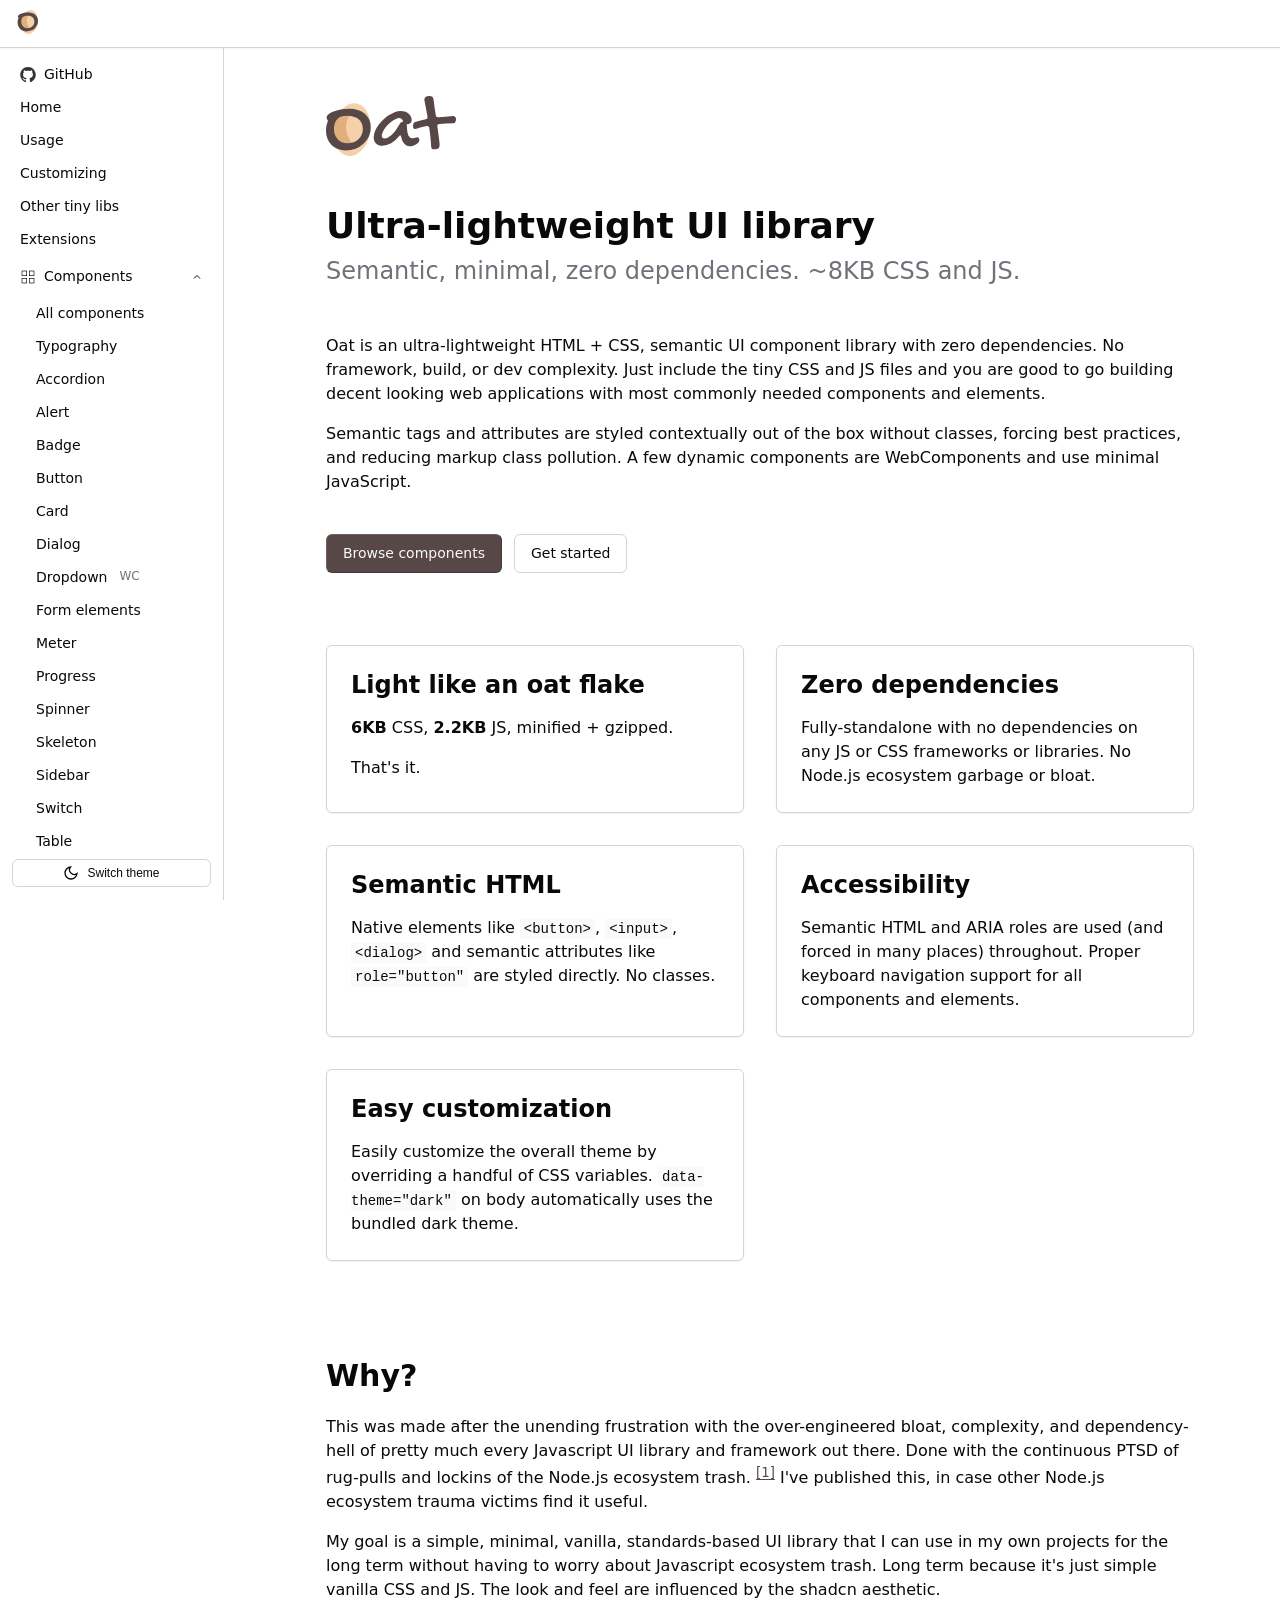
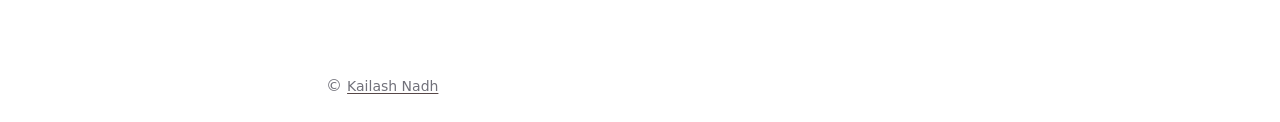
<file: index.html>
<!DOCTYPE html>
<html lang="en">

<head>
  <meta charset="UTF-8">
  <meta name="viewport" content="width=device-width, initial-scale=1.0">
  <title>Oat - Ultra-lightweight, semantic, zero-dependency HTML UI component library</title>

  <meta property="og:image" content="https://oat.ink/thumb.png">
  <link rel="stylesheet" href="/oat.min.css">
  <link rel="icon" href="/favicon.svg" type="image/svg+xml" />

  <script>
    // Prevent FOUC - apply theme before rendering.
    (function() {
      var t = localStorage.getItem('theme') || (window.matchMedia('(prefers-color-scheme: dark)').matches ? 'dark' : 'light');
      document.documentElement.setAttribute('data-theme', t);
    })();
  </script>
  <script src="/oat.min.js" defer></script>
  <script src="/main.js"></script>
  <link href="/style.css" rel="stylesheet" />
</head>

<body data-sidebar-layout class="home">
  <nav data-topnav>
    <div class="row">
      <div class="col-4 branding">
        <button data-sidebar-toggle aria-label="Toggle sidebar menu" class="small">
          <svg width="18" height="18" viewBox="0 0 24 24" fill="none" stroke="currentColor" stroke-width="2" stroke-linecap="round">
            <line x1="4" y1="7" x2="20" y2="7" />
            <line x1="4" y1="12" x2="20" y2="12" />
            <line x1="4" y1="17" x2="16" y2="17" />
          </svg>
        </button>

        <a href="/" class="favicon"><img src="/favicon.svg" alt="Oat UI" style="height: 24px;"></a>
        <a href="/" class="logo"><img src="/logo.svg" alt="Oat UI" style="height: 24px;"></a>
      </div>
    </div>
  </nav>

  <aside data-sidebar class="main-sidebar">
    <nav>
      <ul>
        <li><a href="https://github.com/knadh/oat"><img src="/github.svg" alt="GitHub icon" /> GitHub</a></li>
        <li><a href="/">Home</a></li>
        <li><a href="/usage/">Usage</a></li>
        <li><a href="/customizing/">Customizing</a></li>
        <li><a href="/other-libs/">Other tiny libs</a></li>
        <li><a href="/extensions/">Extensions</a></li>
        <li>
          <details open>
            <summary>
              <svg width="16" height="16" viewBox="0 0 24 24" fill="none" stroke="currentColor" stroke-width="1">
                <rect x="3" y="3" width="7" height="7" />
                <rect x="14" y="3" width="7" height="7" />
                <rect x="14" y="14" width="7" height="7" />
                <rect x="3" y="14" width="7" height="7" />
              </svg>
              Components
            </summary>
            <ul>
              <li><a href="/components">All components</a></li>
              
              
              <li><a href="/components/#typography">Typography
                </a></li>
              
              <li><a href="/components/#accordion">Accordion
                </a></li>
              
              <li><a href="/components/#alert">Alert
                </a></li>
              
              <li><a href="/components/#badge">Badge
                </a></li>
              
              <li><a href="/components/#button">Button
                </a></li>
              
              <li><a href="/components/#card">Card
                </a></li>
              
              <li><a href="/components/#dialog">Dialog
                </a></li>
              
              <li><a href="/components/#dropdown">Dropdown
                <sup title="WebComponent">WC</sup></a></li>
              
              <li><a href="/components/#form">Form elements
                </a></li>
              
              <li><a href="/components/#meter">Meter
                </a></li>
              
              <li><a href="/components/#progress">Progress
                </a></li>
              
              <li><a href="/components/#spinner">Spinner
                </a></li>
              
              <li><a href="/components/#skeleton">Skeleton
                </a></li>
              
              <li><a href="/components/#sidebar">Sidebar
                </a></li>
              
              <li><a href="/components/#switch">Switch
                </a></li>
              
              <li><a href="/components/#table">Table
                </a></li>
              
              <li><a href="/components/#tabs">Tabs
                <sup title="WebComponent">WC</sup></a></li>
              
              <li><a href="/components/#tooltip">Tooltip
                </a></li>
              
              <li><a href="/components/#toast">Toast
                </a></li>
              
              <li><a href="/components/#grid">Grid
                </a></li>
              
              <li><a href="/components/#utilities">Utils and helpers
                </a></li>
              
            </ul>
          </details>
        </li>
      </ul>
    </nav>
    <footer>
      <button class="outline small" onclick="toggleTheme()">
        <svg width="16" height="16" viewBox="0 0 24 24" fill="none" stroke="currentColor" stroke-width="2" class="icon-light">
          <circle cx="12" cy="12" r="5"/>
          <line x1="12" y1="1" x2="12" y2="3"/><line x1="12" y1="21" x2="12" y2="23"/>
          <line x1="4.22" y1="4.22" x2="5.64" y2="5.64"/><line x1="18.36" y1="18.36" x2="19.78" y2="19.78"/>
          <line x1="1" y1="12" x2="3" y2="12"/><line x1="21" y1="12" x2="23" y2="12"/>
          <line x1="4.22" y1="19.78" x2="5.64" y2="18.36"/><line x1="18.36" y1="5.64" x2="19.78" y2="4.22"/>
        </svg>

        <svg width="16" height="16" viewBox="0 0 24 24" fill="none" stroke="currentColor" stroke-width="2" class="icon-dark">
          <path d="M21 12.79A9 9 0 1 1 11.21 3 7 7 0 0 0 21 12.79z"/>
        </svg>

        Switch theme
      </button>
    </footer>
  </aside>

  <main class="wrap">
    <div class="container">
      
<section class="intro">
  <p class="logo">
    <a href="/"><img src="/logo.svg" alt="Oat UI"></a>
  </p>

  <h1 class="title">Ultra-lightweight UI library</h1>
  <h3 class="slogan text-light">Semantic, minimal, zero dependencies. ~8KB CSS and JS.</h3>

  <p>
    Oat is an ultra-lightweight HTML + CSS, semantic UI component library with zero dependencies.
    No framework, build, or dev complexity. Just include the tiny CSS and JS files and you are good to go building
    decent looking web applications with most commonly needed components and elements.
  </p>
  <p>
    Semantic tags and attributes are styled contextually out of the box without classes, forcing best practices, and reducing
    markup class pollution. A few dynamic components are WebComponents and use minimal JavaScript.
  </p>
  <br />
  <div class="hstack">
    <a href="/components/" class="button">Browse components</a>
    <a href="/usage/" class="button outline">Get started</a>
  </div>
</section>

<section class="features">
  <article class="card">
    <header>
      <h3>Light like an oat flake</h3>
    </header>
    <p><strong>6KB</strong> CSS, <strong>2.2KB</strong> JS, minified + gzipped.</p>
    <p>That's it.</p>
  </article>

  <article class="card">
    <header>
      <h3>Zero dependencies</h3>
    </header>
    <p>Fully-standalone with no dependencies on any JS or CSS frameworks or libraries.
      No Node.js ecosystem garbage or bloat.
    </p>
  </article>

  <article class="card">
    <header>
      <h3>Semantic HTML</h3>
    </header>
    <p>Native elements like <code>&lt;button&gt;</code>, <code>&lt;input&gt;</code>, <code>&lt;dialog&gt;</code> and
      semantic attributes like <code>role="button"</code> are styled directly. No classes.</p>
  </article>

  <article class="card">
    <header>
      <h3>Accessibility</h3>
    </header>
    <p>Semantic HTML and ARIA roles are used (and forced in many places) throughout.
      Proper keyboard navigation support for all components and elements.</p>
  </article>

  <article class="card">
    <header>
      <h3>Easy customization</h3>
    </header>
    <p>Easily customize the overall theme by overriding a handful of CSS variables. <code>data-theme="dark"</code> on body
      automatically uses the bundled dark theme.</p>
  </article>
</section>

<br />

<section>
  <h2>Why?</h2>
  <p>
    This was made after the unending frustration with the over-engineered bloat, complexity, and dependency-hell of pretty much every Javascript UI library and framework out there. Done with the continuous PTSD of rug-pulls and lockins of the Node.js ecosystem trash.
    <sup><a href="https://nadh.in/blog/javascript-ecosystem-software-development-are-a-hot-mess/">[1]</a></sup>
    I've published this, in case other Node.js ecosystem trauma victims find it useful.
  </p>
  <p>
    My goal is a simple, minimal, vanilla, standards-based UI library that I can use in my own projects for the long term without having to worry about Javascript ecosystem trash. Long term because it's just simple vanilla CSS and JS.
    The look and feel are influenced by the shadcn aesthetic.
  </p>
</section>



      <footer class="footer text-light">&copy; <a href="https://nadh.in"><small class="text-light">Kailash Nadh</small></a></footer>
    </div>
  </main>
</body>
</html>
</file>
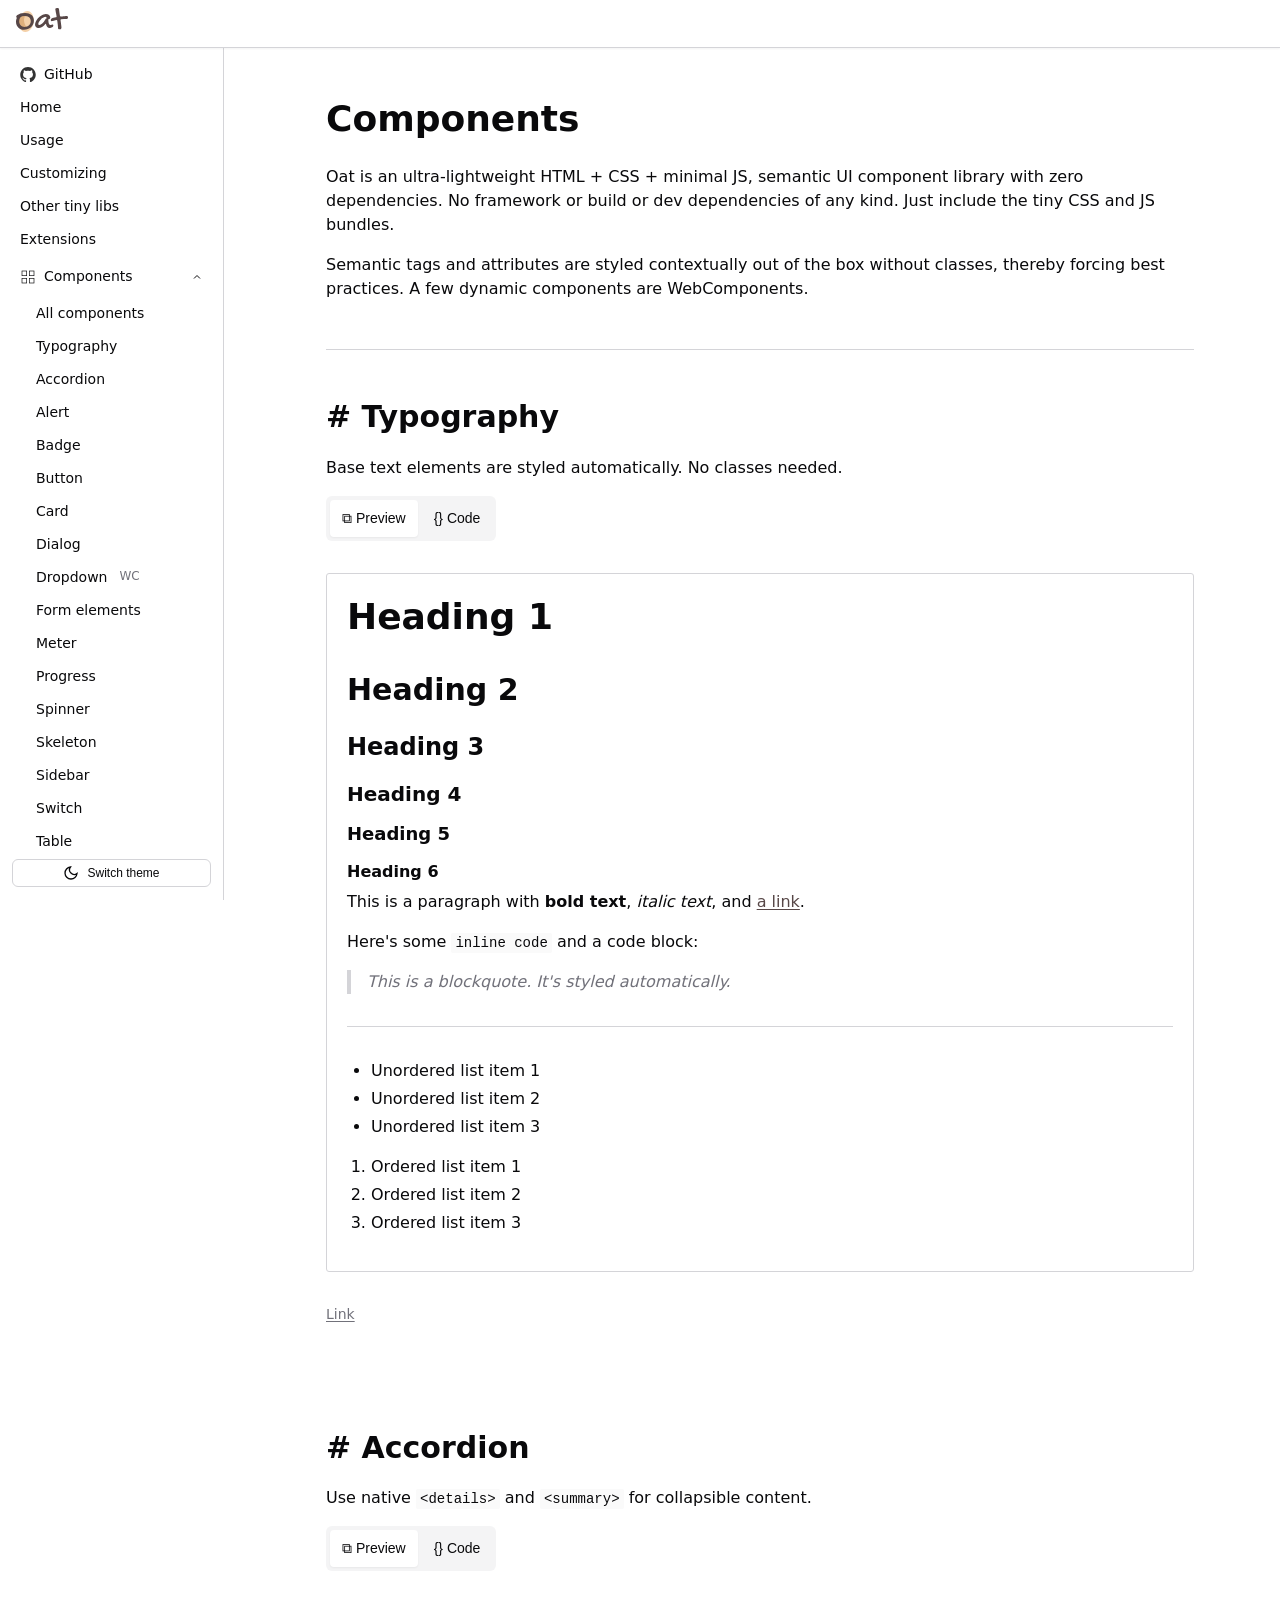
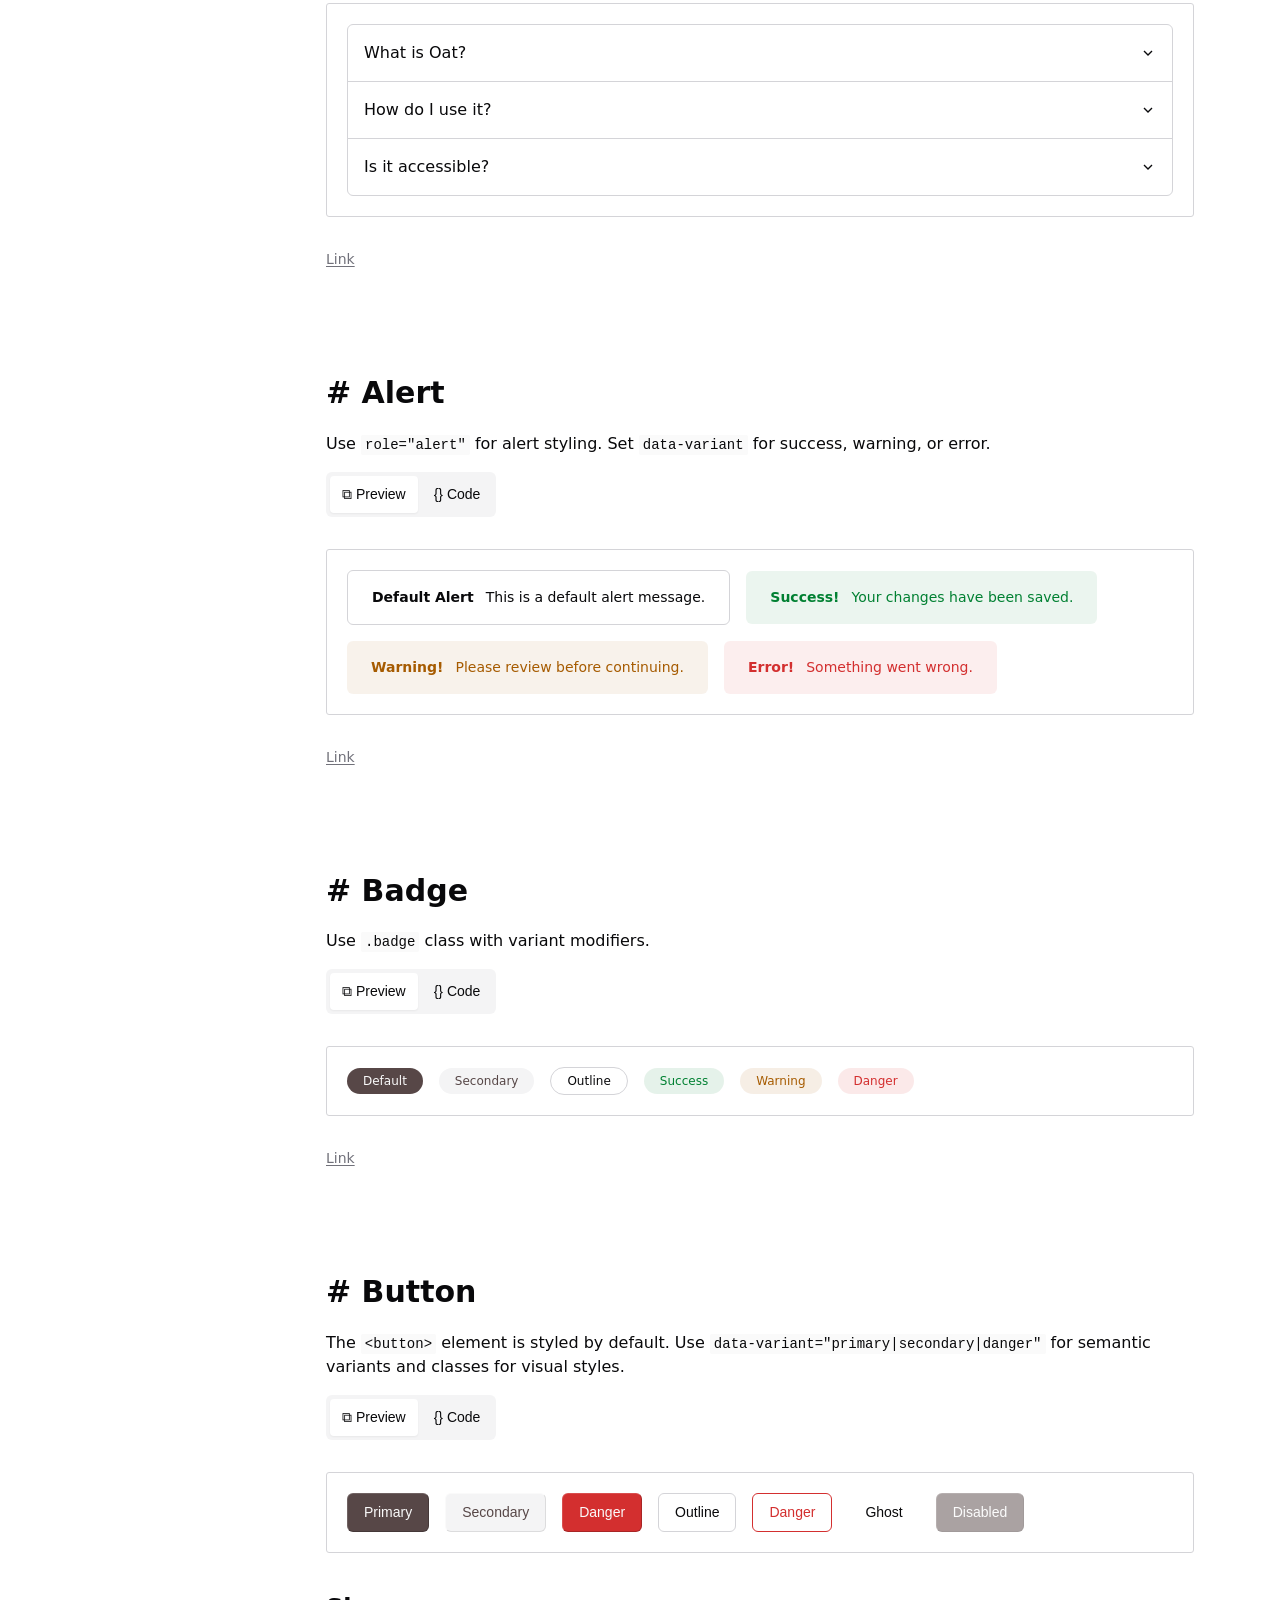
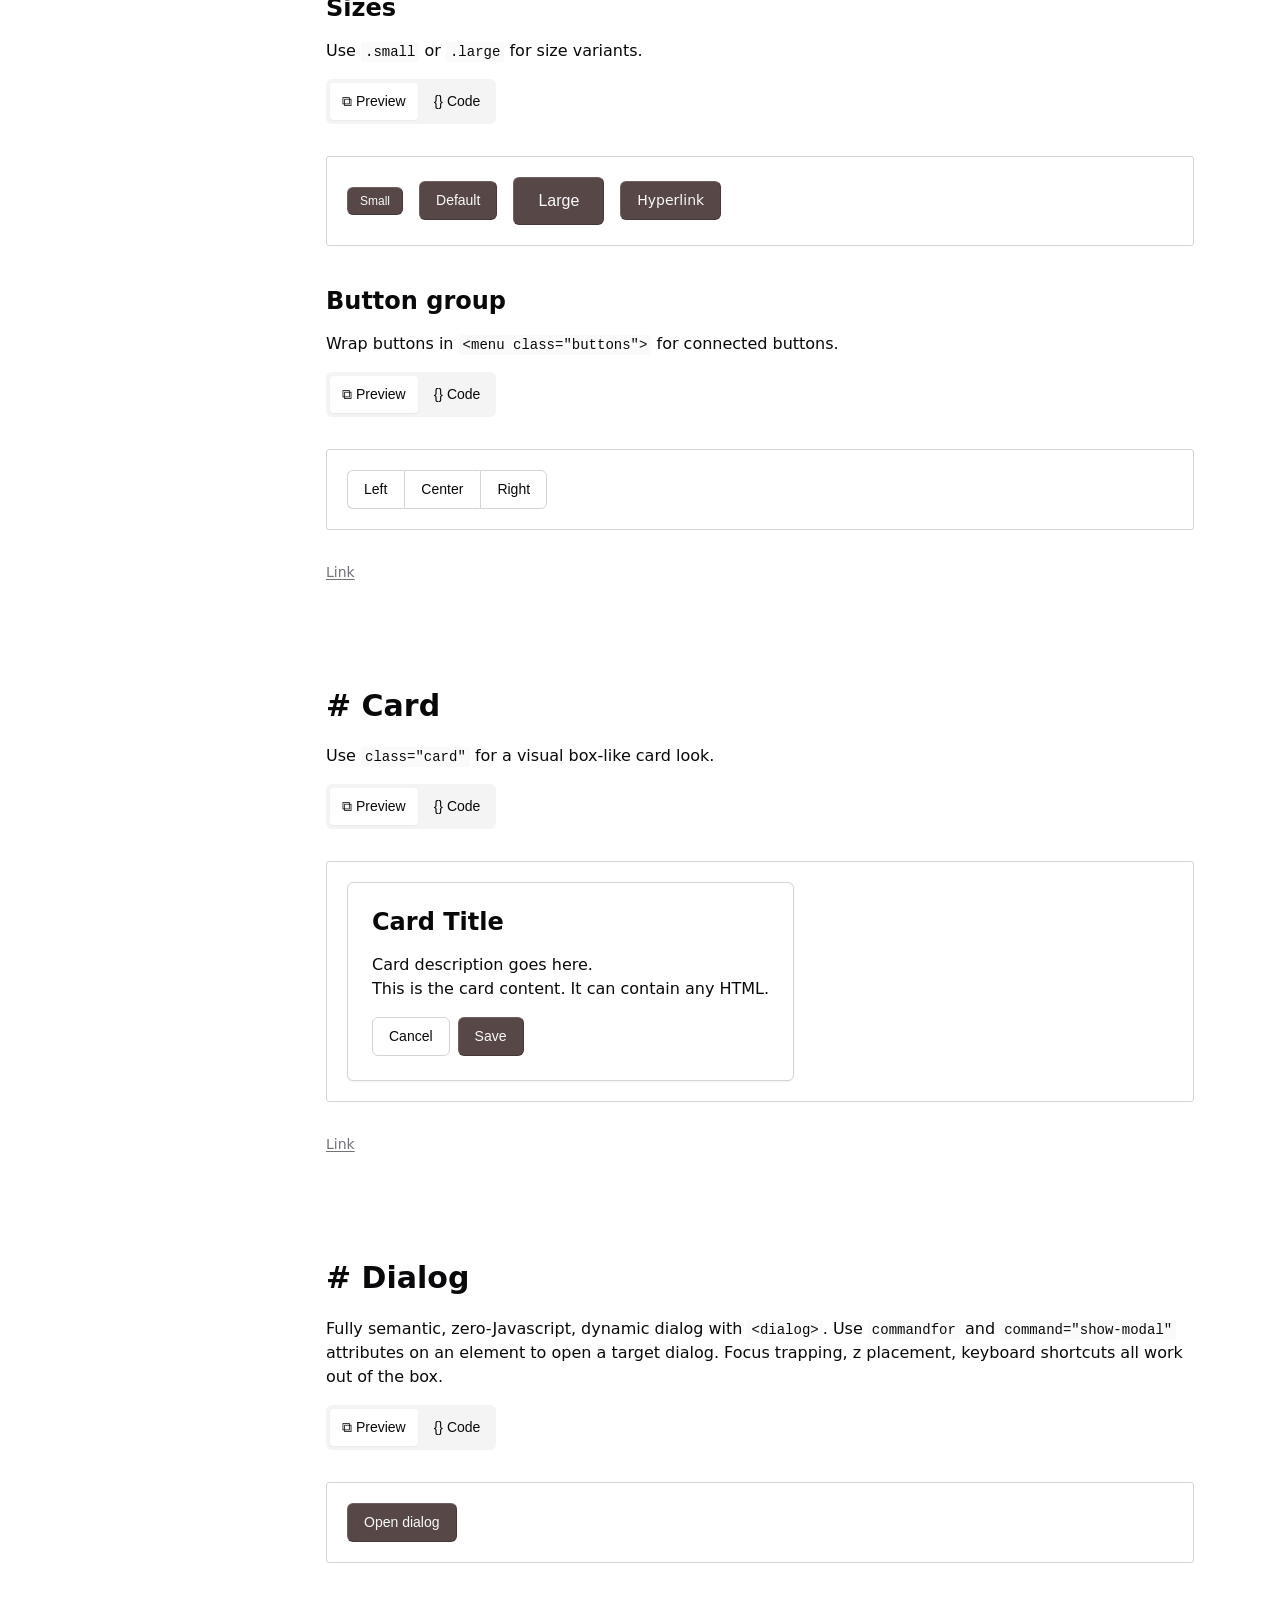
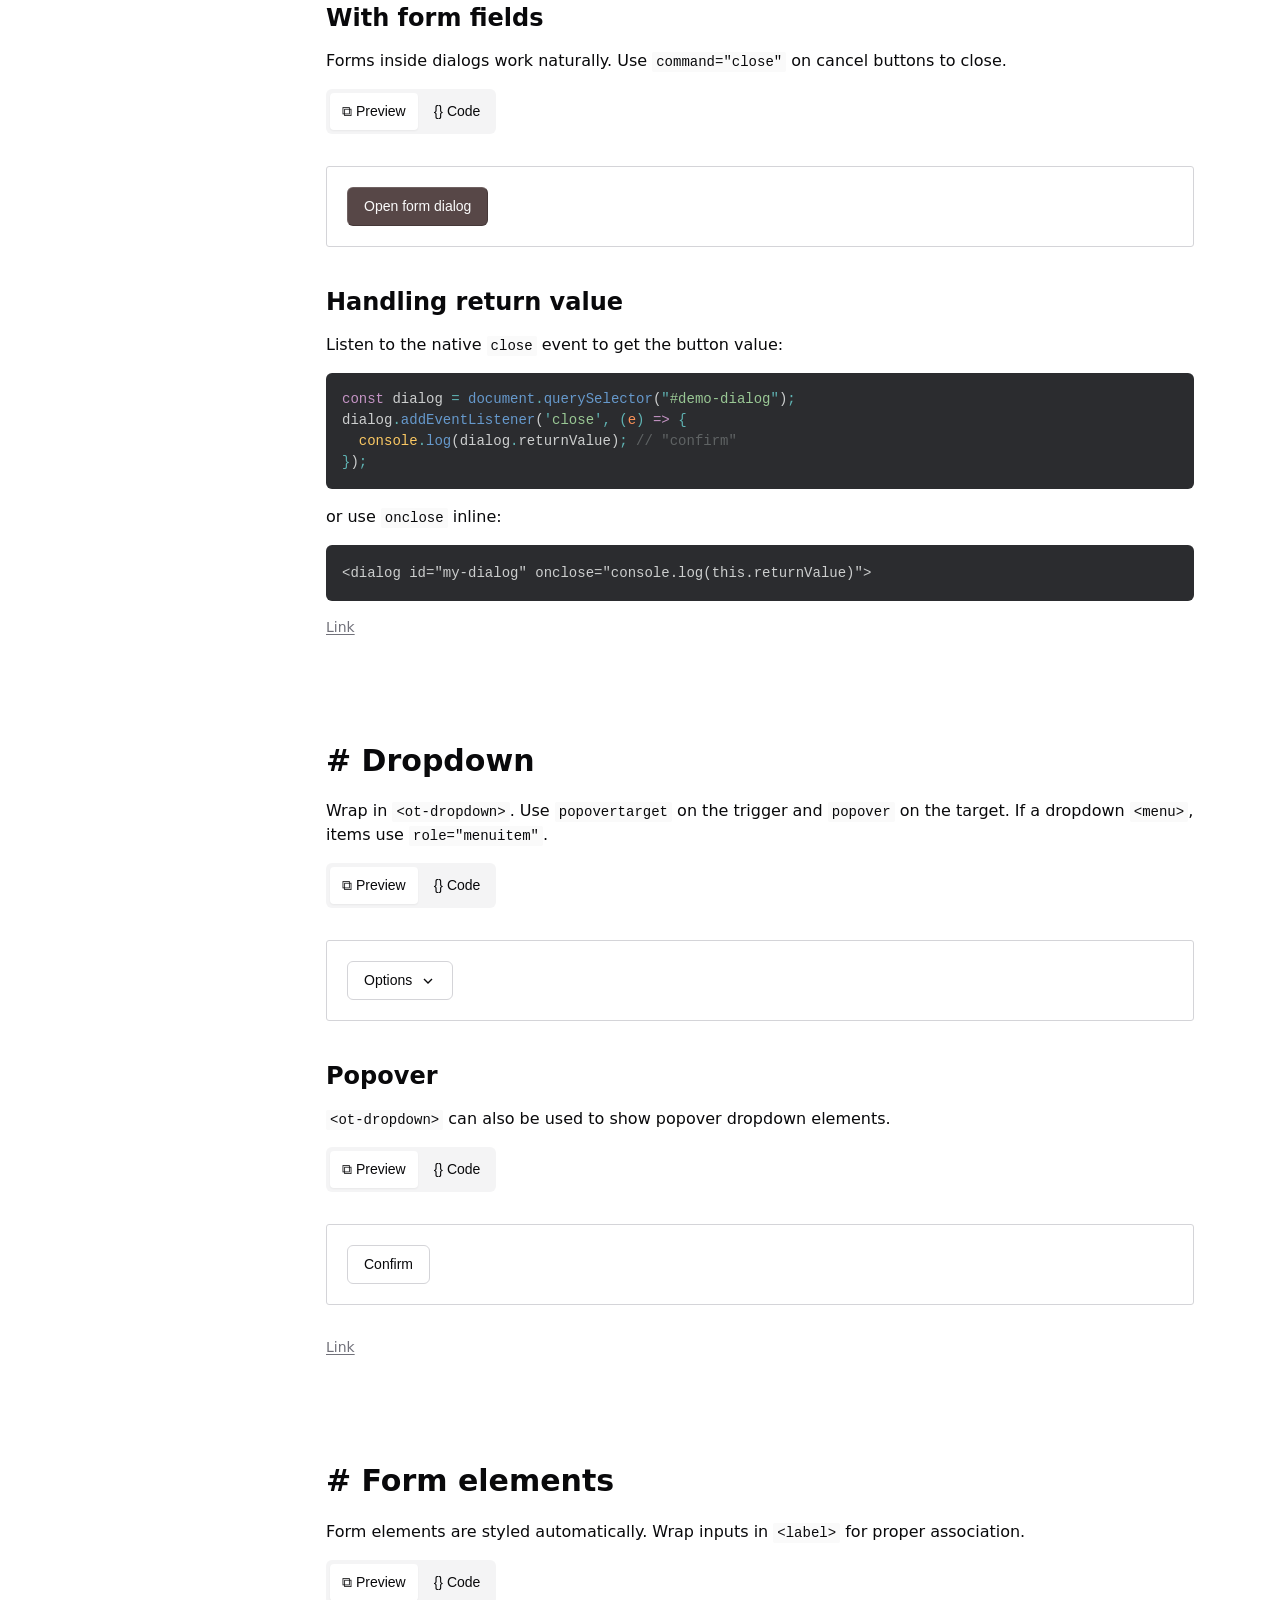
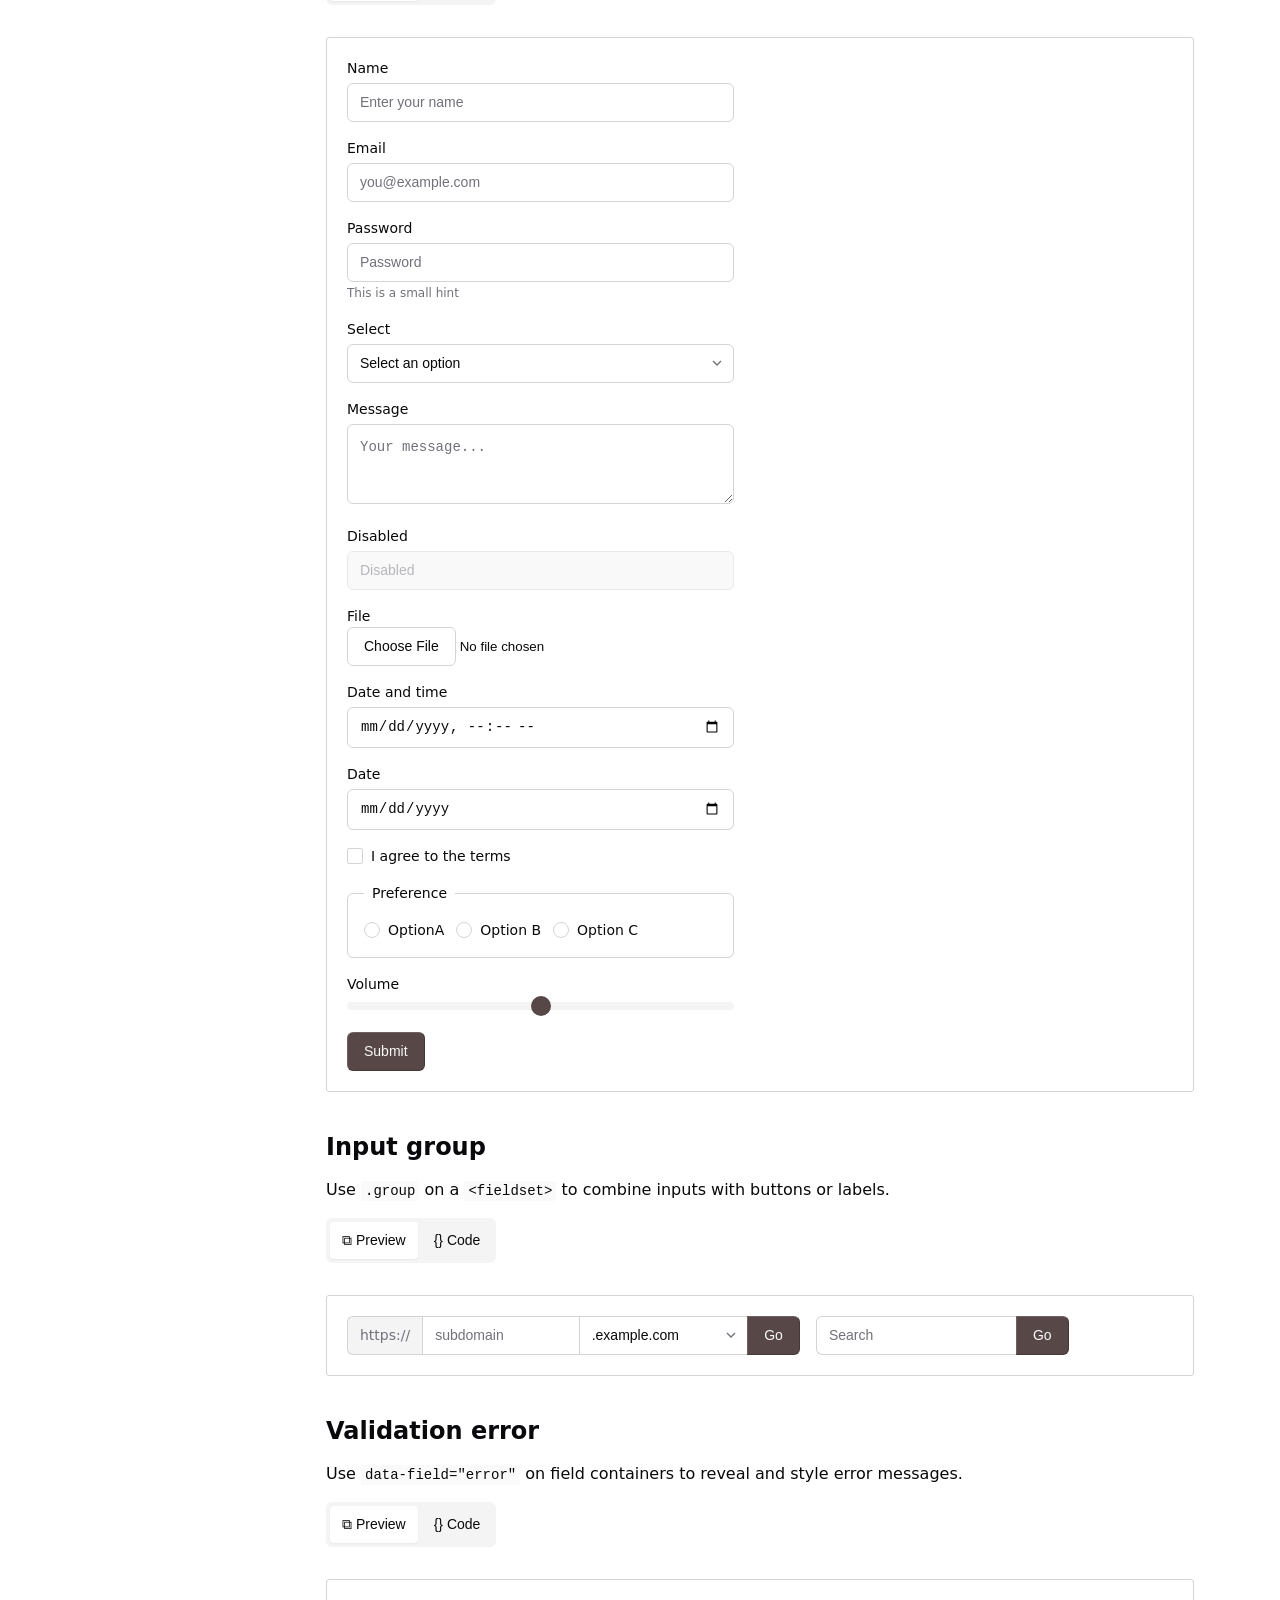
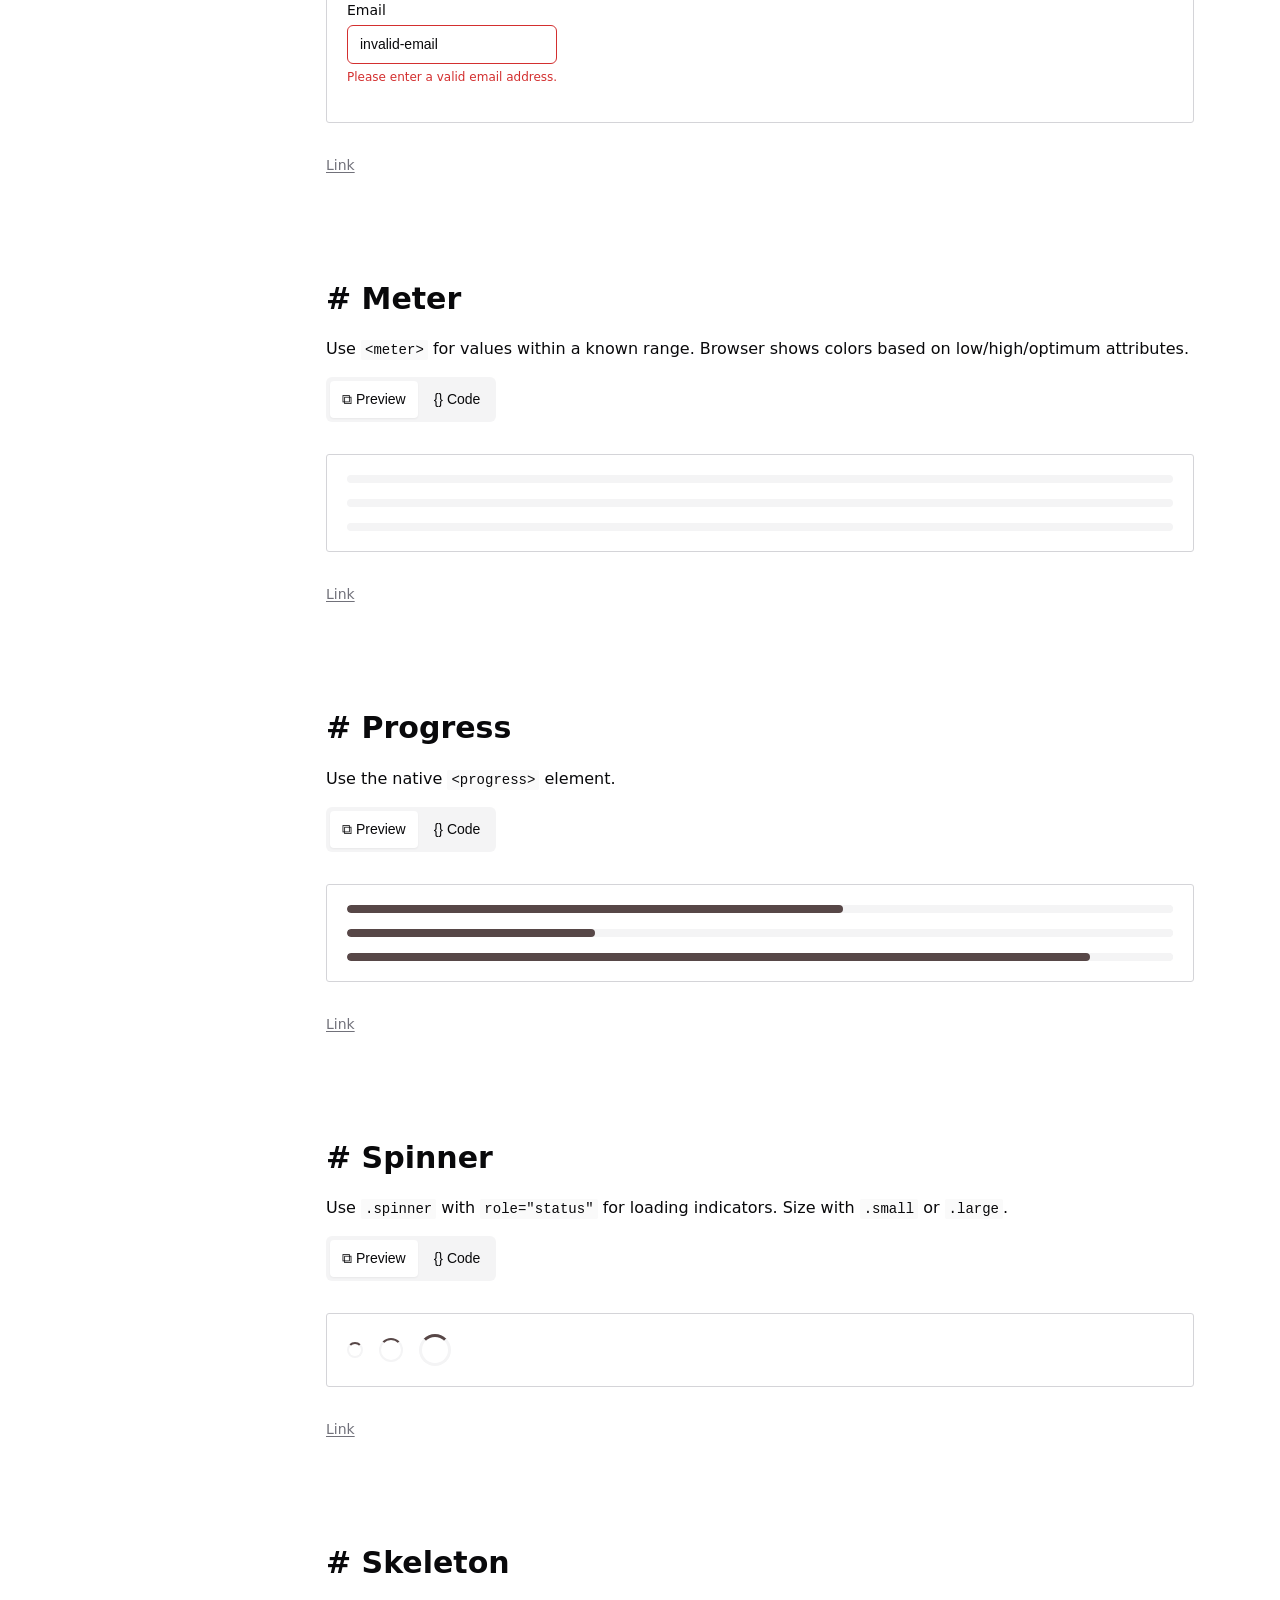
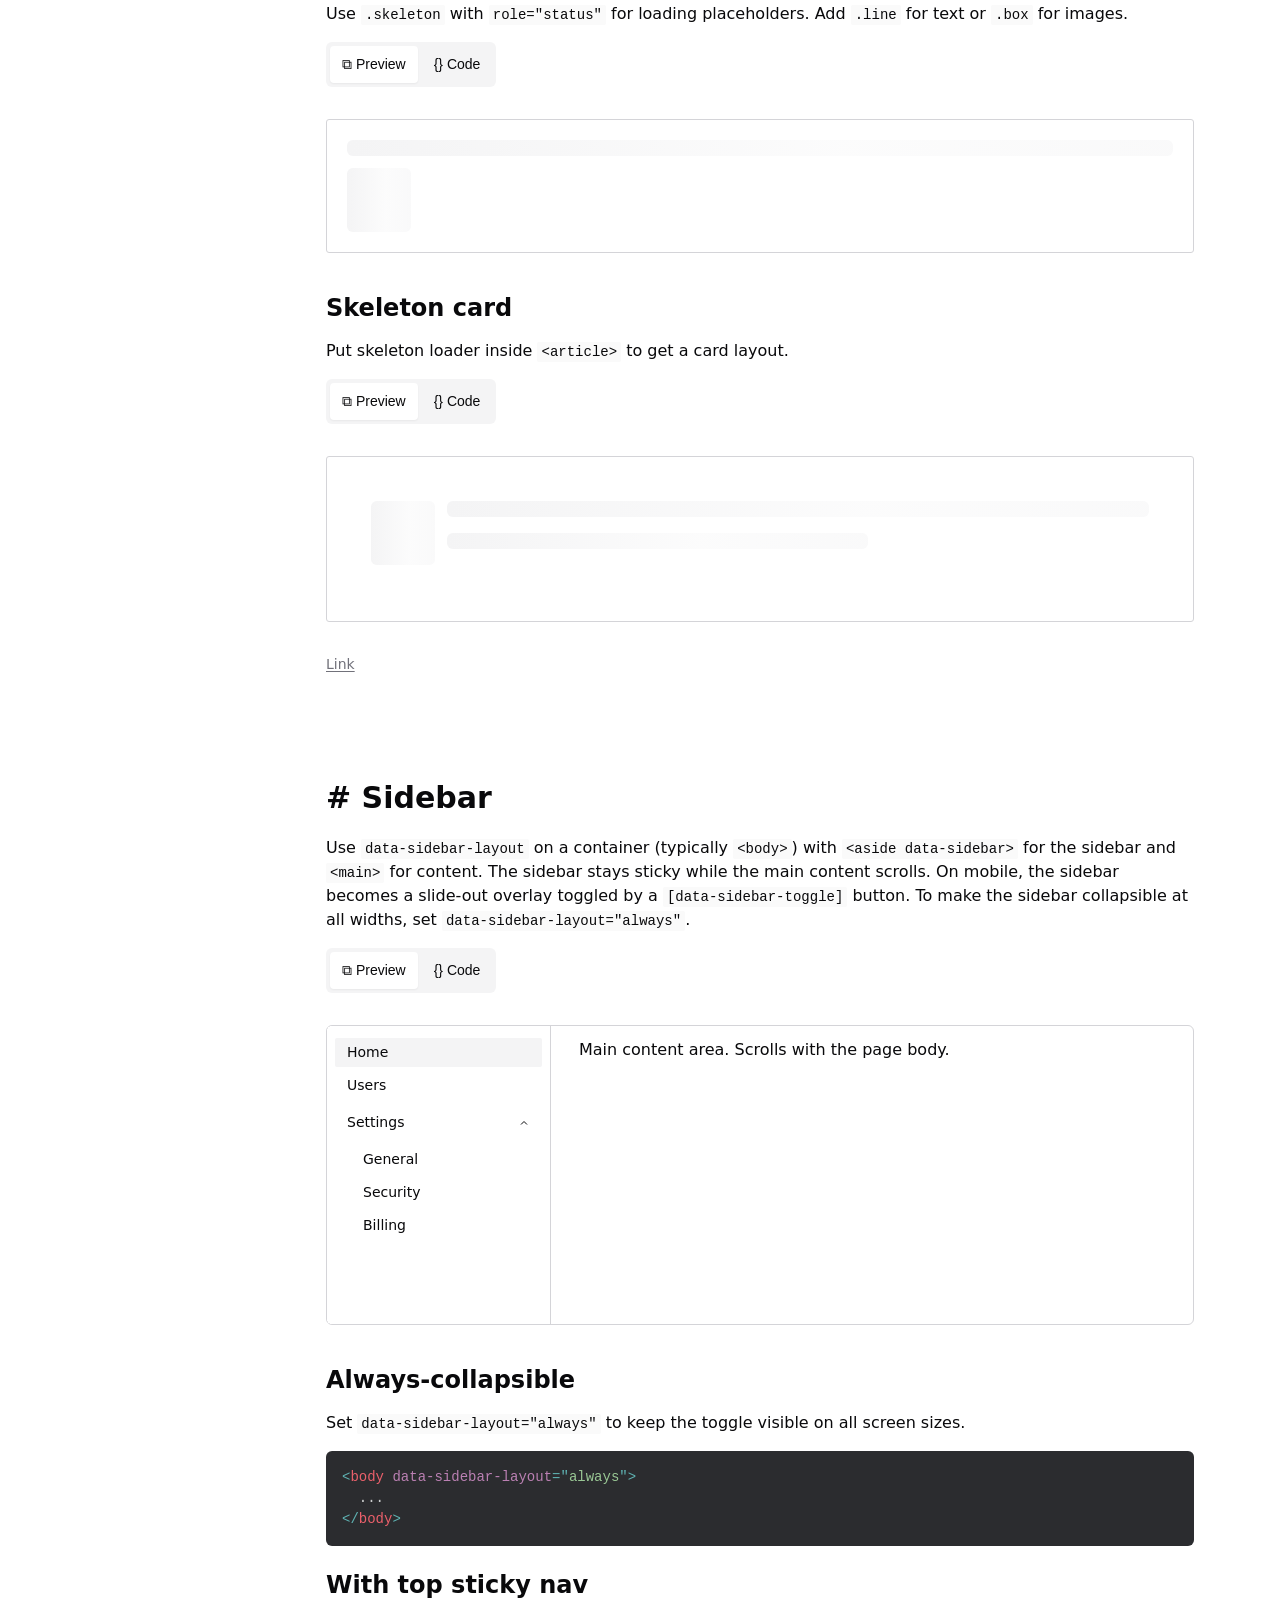
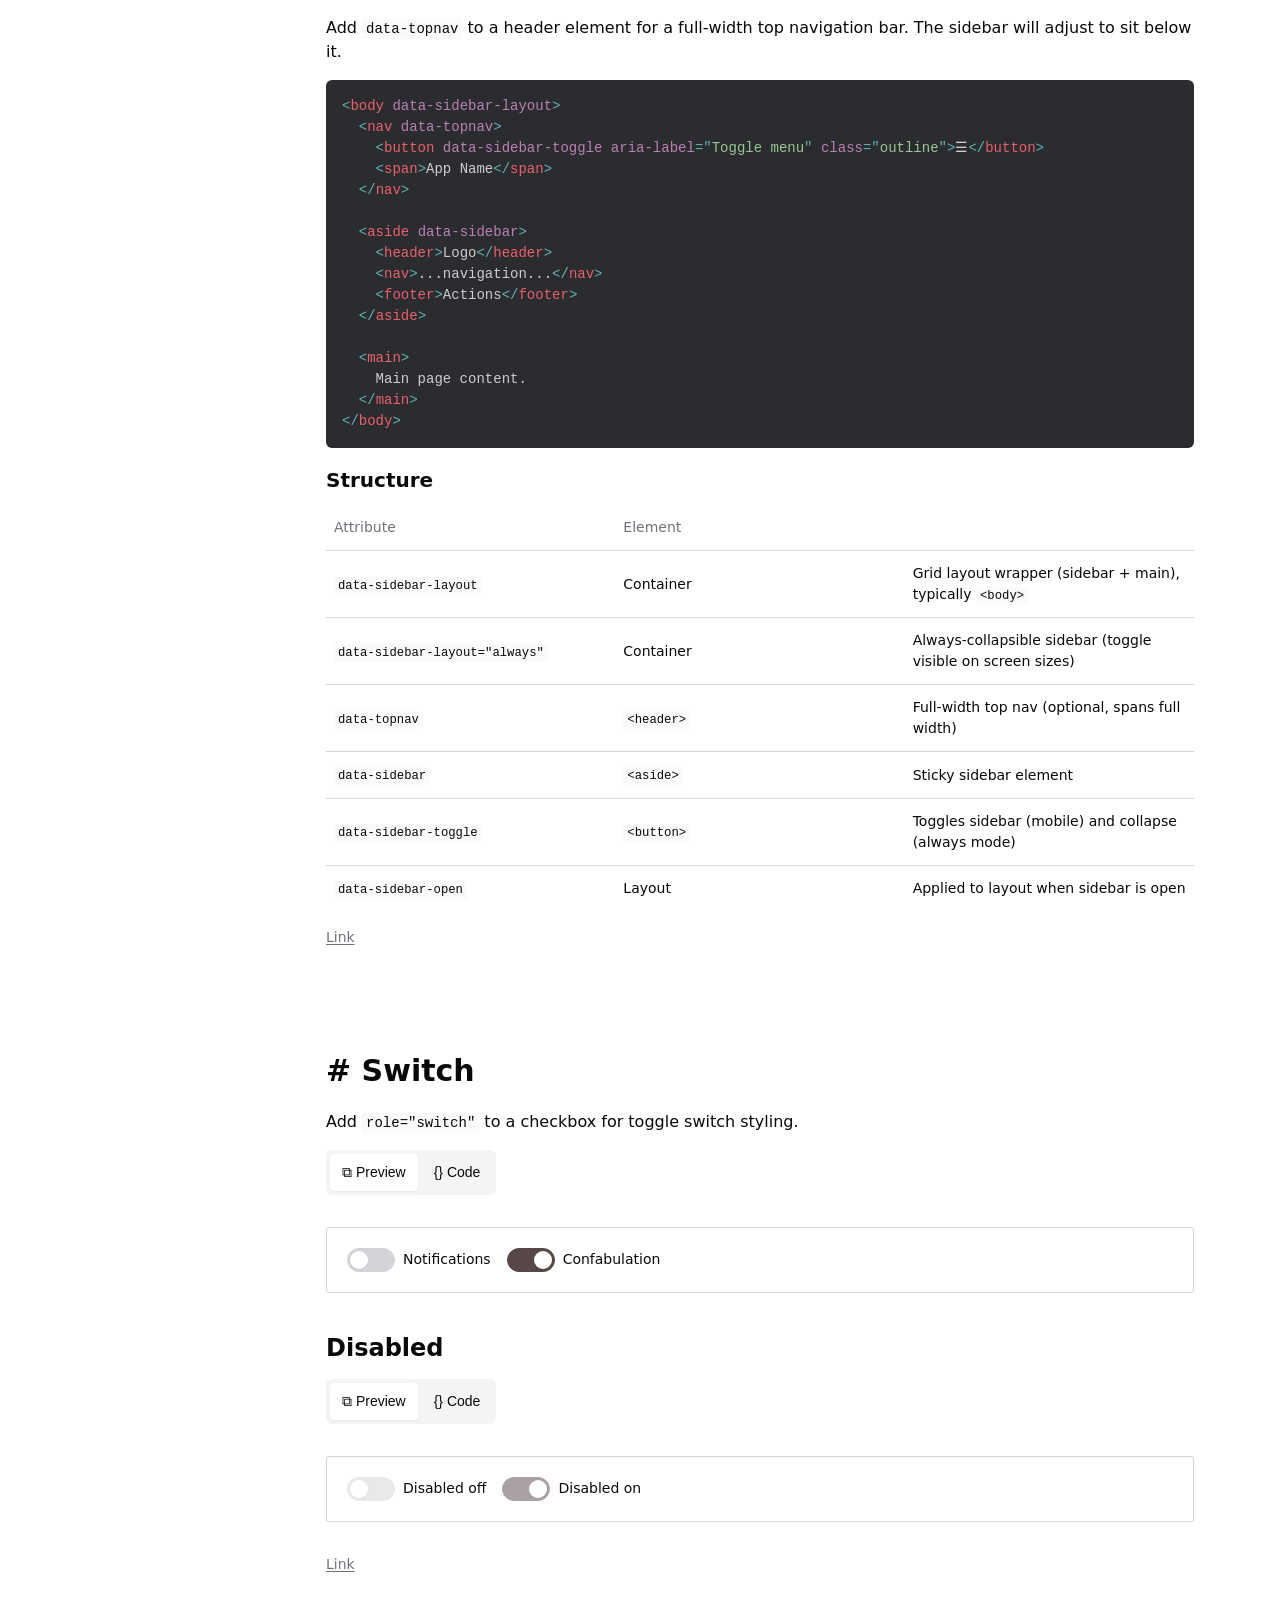
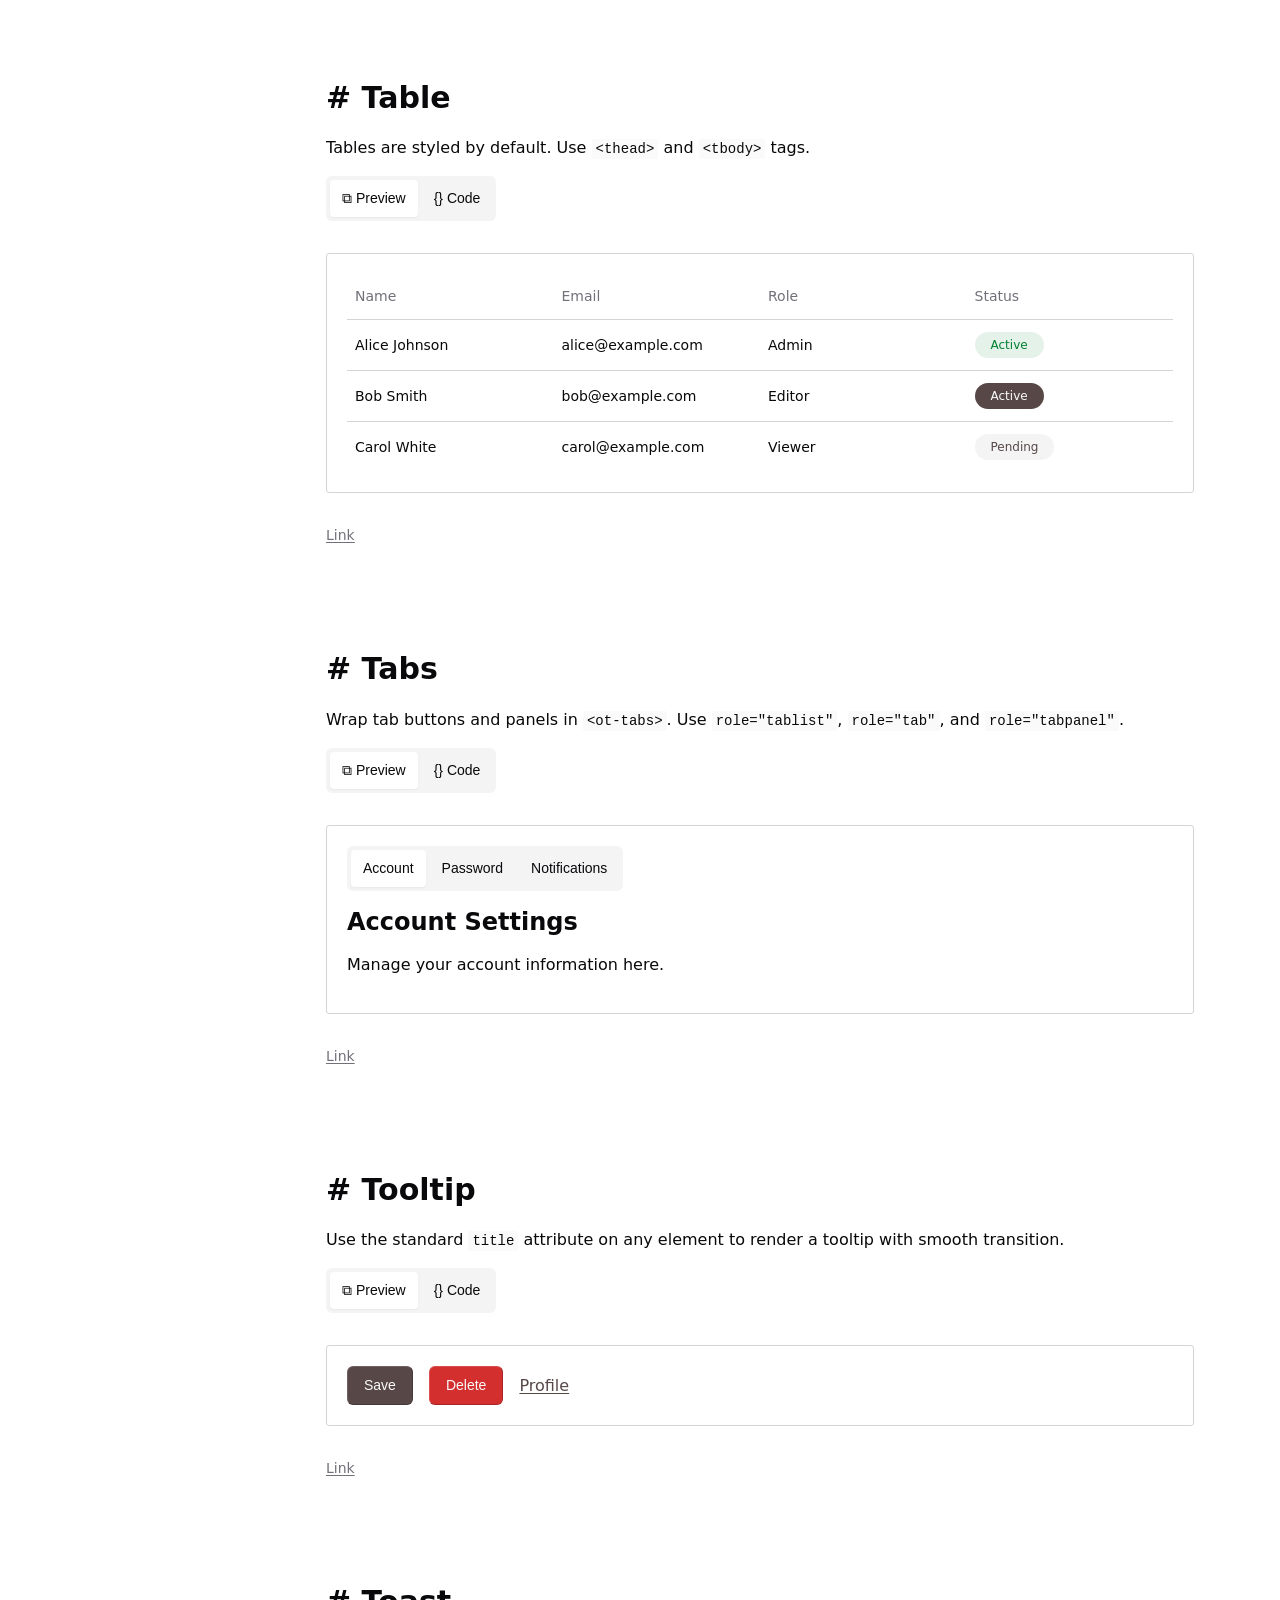
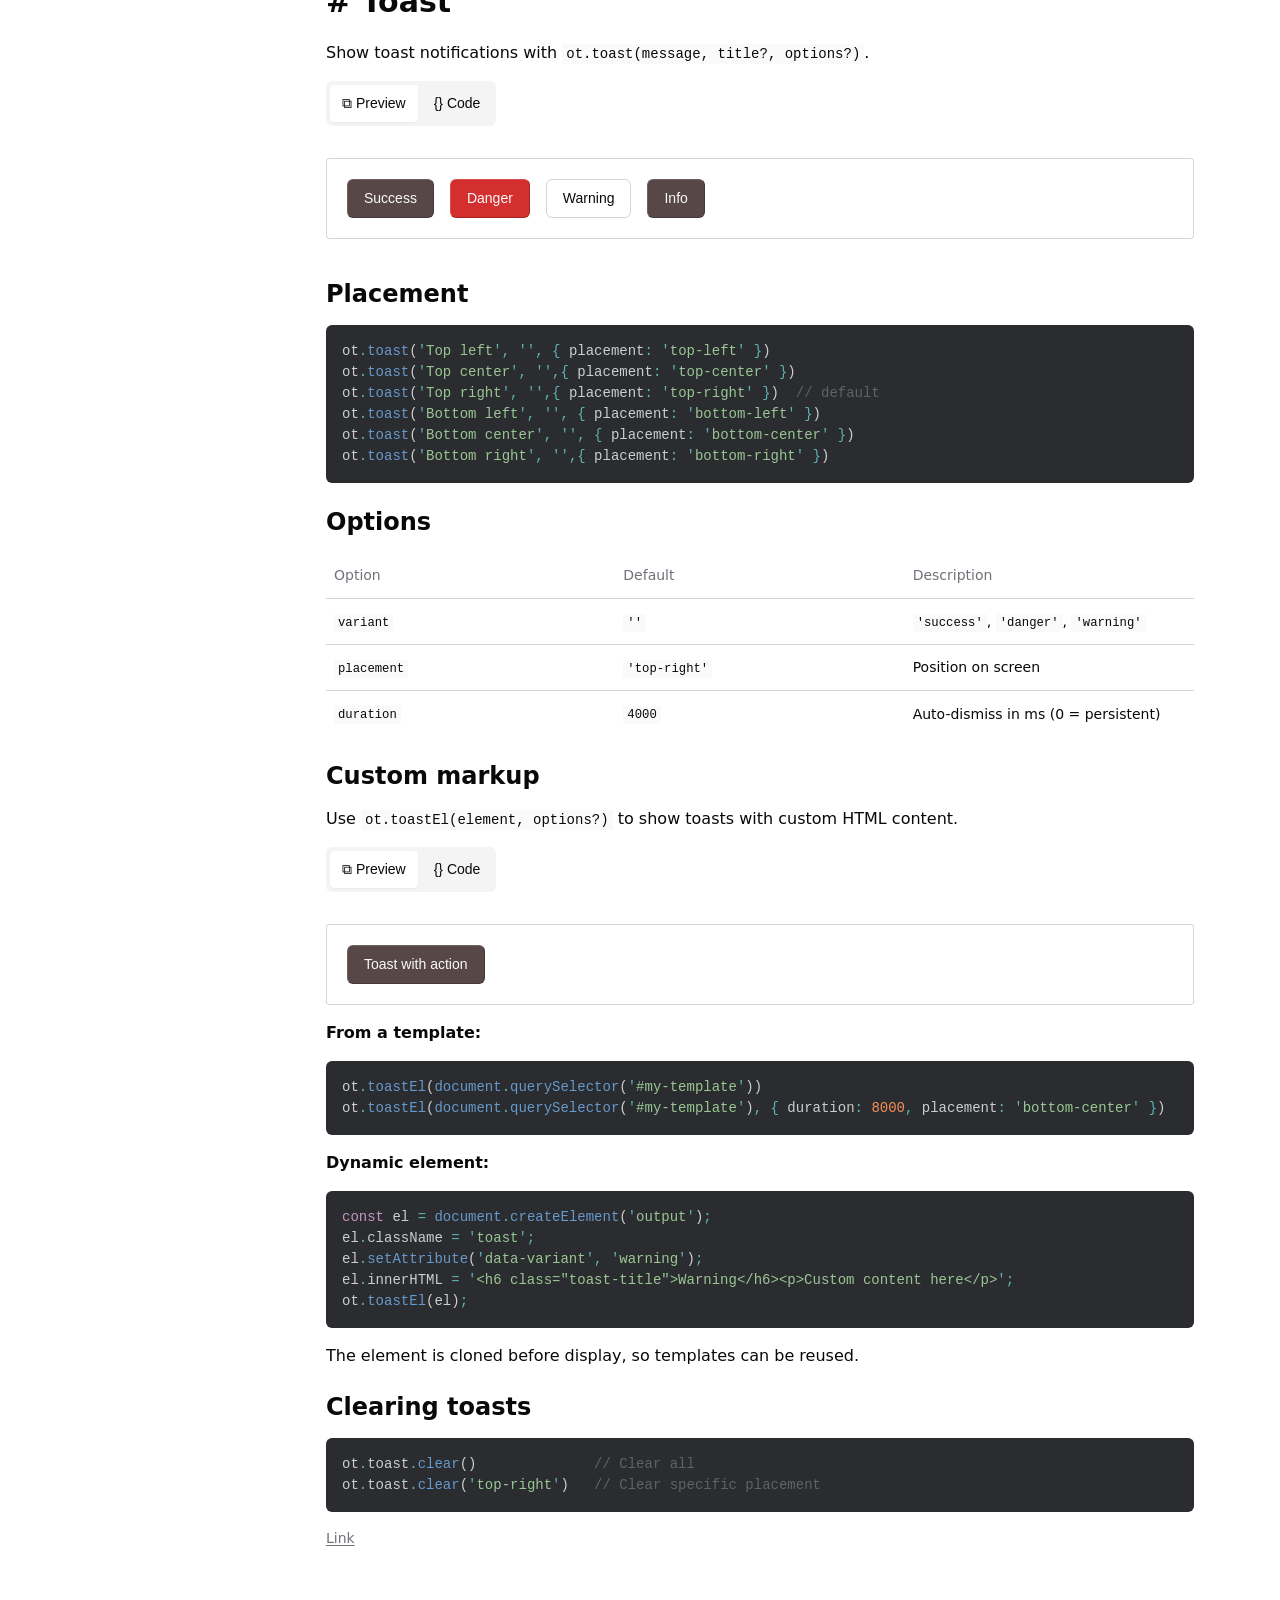
<file: components/index.html>
<!DOCTYPE html>
<html lang="en">

<head>
  <meta charset="UTF-8">
  <meta name="viewport" content="width=device-width, initial-scale=1.0">
  <title>Components - Oat UI</title>

  <meta property="og:image" content="https://oat.ink/thumb.png">
  <link rel="stylesheet" href="/oat.min.css">
  <link rel="icon" href="/favicon.svg" type="image/svg+xml" />

  <script>
    // Prevent FOUC - apply theme before rendering.
    (function() {
      var t = localStorage.getItem('theme') || (window.matchMedia('(prefers-color-scheme: dark)').matches ? 'dark' : 'light');
      document.documentElement.setAttribute('data-theme', t);
    })();
  </script>
  <script src="/oat.min.js" defer></script>
  <script src="/main.js"></script>
  <link href="/style.css" rel="stylesheet" />
</head>

<body data-sidebar-layout class="components">
  <nav data-topnav>
    <div class="row">
      <div class="col-4 branding">
        <button data-sidebar-toggle aria-label="Toggle sidebar menu" class="small">
          <svg width="18" height="18" viewBox="0 0 24 24" fill="none" stroke="currentColor" stroke-width="2" stroke-linecap="round">
            <line x1="4" y1="7" x2="20" y2="7" />
            <line x1="4" y1="12" x2="20" y2="12" />
            <line x1="4" y1="17" x2="16" y2="17" />
          </svg>
        </button>

        <a href="/" class="favicon"><img src="/favicon.svg" alt="Oat UI" style="height: 24px;"></a>
        <a href="/" class="logo"><img src="/logo.svg" alt="Oat UI" style="height: 24px;"></a>
      </div>
    </div>
  </nav>

  <aside data-sidebar class="main-sidebar">
    <nav>
      <ul>
        <li><a href="https://github.com/knadh/oat"><img src="/github.svg" alt="GitHub icon" /> GitHub</a></li>
        <li><a href="/">Home</a></li>
        <li><a href="/usage/">Usage</a></li>
        <li><a href="/customizing/">Customizing</a></li>
        <li><a href="/other-libs/">Other tiny libs</a></li>
        <li><a href="/extensions/">Extensions</a></li>
        <li>
          <details open>
            <summary>
              <svg width="16" height="16" viewBox="0 0 24 24" fill="none" stroke="currentColor" stroke-width="1">
                <rect x="3" y="3" width="7" height="7" />
                <rect x="14" y="3" width="7" height="7" />
                <rect x="14" y="14" width="7" height="7" />
                <rect x="3" y="14" width="7" height="7" />
              </svg>
              Components
            </summary>
            <ul>
              <li><a href="/components">All components</a></li>
              
              
              <li><a href="/components/#typography">Typography
                </a></li>
              
              <li><a href="/components/#accordion">Accordion
                </a></li>
              
              <li><a href="/components/#alert">Alert
                </a></li>
              
              <li><a href="/components/#badge">Badge
                </a></li>
              
              <li><a href="/components/#button">Button
                </a></li>
              
              <li><a href="/components/#card">Card
                </a></li>
              
              <li><a href="/components/#dialog">Dialog
                </a></li>
              
              <li><a href="/components/#dropdown">Dropdown
                <sup title="WebComponent">WC</sup></a></li>
              
              <li><a href="/components/#form">Form elements
                </a></li>
              
              <li><a href="/components/#meter">Meter
                </a></li>
              
              <li><a href="/components/#progress">Progress
                </a></li>
              
              <li><a href="/components/#spinner">Spinner
                </a></li>
              
              <li><a href="/components/#skeleton">Skeleton
                </a></li>
              
              <li><a href="/components/#sidebar">Sidebar
                </a></li>
              
              <li><a href="/components/#switch">Switch
                </a></li>
              
              <li><a href="/components/#table">Table
                </a></li>
              
              <li><a href="/components/#tabs">Tabs
                <sup title="WebComponent">WC</sup></a></li>
              
              <li><a href="/components/#tooltip">Tooltip
                </a></li>
              
              <li><a href="/components/#toast">Toast
                </a></li>
              
              <li><a href="/components/#grid">Grid
                </a></li>
              
              <li><a href="/components/#utilities">Utils and helpers
                </a></li>
              
            </ul>
          </details>
        </li>
      </ul>
    </nav>
    <footer>
      <button class="outline small" onclick="toggleTheme()">
        <svg width="16" height="16" viewBox="0 0 24 24" fill="none" stroke="currentColor" stroke-width="2" class="icon-light">
          <circle cx="12" cy="12" r="5"/>
          <line x1="12" y1="1" x2="12" y2="3"/><line x1="12" y1="21" x2="12" y2="23"/>
          <line x1="4.22" y1="4.22" x2="5.64" y2="5.64"/><line x1="18.36" y1="18.36" x2="19.78" y2="19.78"/>
          <line x1="1" y1="12" x2="3" y2="12"/><line x1="21" y1="12" x2="23" y2="12"/>
          <line x1="4.22" y1="19.78" x2="5.64" y2="18.36"/><line x1="18.36" y1="5.64" x2="19.78" y2="4.22"/>
        </svg>

        <svg width="16" height="16" viewBox="0 0 24 24" fill="none" stroke="currentColor" stroke-width="2" class="icon-dark">
          <path d="M21 12.79A9 9 0 1 1 11.21 3 7 7 0 0 0 21 12.79z"/>
        </svg>

        Switch theme
      </button>
    </footer>
  </aside>

  <main class="wrap">
    <div class="container">
      
<h1>Components</h1>
<p>
  Oat is an ultra-lightweight HTML + CSS + minimal JS, semantic UI component library with zero dependencies.
  No framework or build or dev dependencies of any kind. Just include the tiny CSS and JS bundles.
</p>
<p>
  Semantic tags and attributes are styled contextually out of the box without classes, thereby forcing best practices.
  A few dynamic components are WebComponents.
</p>

<hr style="margin: var(--space-12) 0;" />


<section id="typography" class="demo-section">
  <h2># Typography</h2>
  <p>Base text elements are styled automatically. No classes needed.</p>
<div class="ot-demo">
<pre data-lang="html" style="background-color:#2b2c2f;color:#cccece;" class="language-html "><code class="language-html" data-lang="html"><span style="color:#5fb3b3;">&lt;</span><span style="color:#eb606b;">h1</span><span style="color:#5fb3b3;">&gt;</span><span>Heading 1</span><span style="color:#5fb3b3;">&lt;/</span><span style="color:#eb606b;">h1</span><span style="color:#5fb3b3;">&gt;
</span><span style="color:#5fb3b3;">&lt;</span><span style="color:#eb606b;">h2</span><span style="color:#5fb3b3;">&gt;</span><span>Heading 2</span><span style="color:#5fb3b3;">&lt;/</span><span style="color:#eb606b;">h2</span><span style="color:#5fb3b3;">&gt;
</span><span style="color:#5fb3b3;">&lt;</span><span style="color:#eb606b;">h3</span><span style="color:#5fb3b3;">&gt;</span><span>Heading 3</span><span style="color:#5fb3b3;">&lt;/</span><span style="color:#eb606b;">h3</span><span style="color:#5fb3b3;">&gt;
</span><span style="color:#5fb3b3;">&lt;</span><span style="color:#eb606b;">h4</span><span style="color:#5fb3b3;">&gt;</span><span>Heading 4</span><span style="color:#5fb3b3;">&lt;/</span><span style="color:#eb606b;">h4</span><span style="color:#5fb3b3;">&gt;
</span><span style="color:#5fb3b3;">&lt;</span><span style="color:#eb606b;">h5</span><span style="color:#5fb3b3;">&gt;</span><span>Heading 5</span><span style="color:#5fb3b3;">&lt;/</span><span style="color:#eb606b;">h5</span><span style="color:#5fb3b3;">&gt;
</span><span style="color:#5fb3b3;">&lt;</span><span style="color:#eb606b;">h6</span><span style="color:#5fb3b3;">&gt;</span><span>Heading 6</span><span style="color:#5fb3b3;">&lt;/</span><span style="color:#eb606b;">h6</span><span style="color:#5fb3b3;">&gt;
</span><span>
</span><span style="color:#5fb3b3;">&lt;</span><span style="color:#eb606b;">p</span><span style="color:#5fb3b3;">&gt;</span><span>This is a paragraph with </span><span style="color:#5fb3b3;">&lt;</span><span style="color:#eb606b;">strong</span><span style="color:#5fb3b3;">&gt;</span><span>bold text</span><span style="color:#5fb3b3;">&lt;/</span><span style="color:#eb606b;">strong</span><span style="color:#5fb3b3;">&gt;</span><span>, </span><span style="color:#5fb3b3;">&lt;</span><span style="color:#eb606b;">em</span><span style="color:#5fb3b3;">&gt;</span><span>italic text</span><span style="color:#5fb3b3;">&lt;/</span><span style="color:#eb606b;">em</span><span style="color:#5fb3b3;">&gt;</span><span>, and </span><span style="color:#5fb3b3;">&lt;</span><span style="color:#eb606b;">a </span><span style="color:#bb80b3;">href</span><span style="color:#5fb3b3;">=&quot;</span><span style="color:#99c794;">#</span><span style="color:#5fb3b3;">&quot;&gt;</span><span>a link</span><span style="color:#5fb3b3;">&lt;/</span><span style="color:#eb606b;">a</span><span style="color:#5fb3b3;">&gt;</span><span>.</span><span style="color:#5fb3b3;">&lt;/</span><span style="color:#eb606b;">p</span><span style="color:#5fb3b3;">&gt;
</span><span>
</span><span style="color:#5fb3b3;">&lt;</span><span style="color:#eb606b;">p</span><span style="color:#5fb3b3;">&gt;</span><span>Here&#39;s some </span><span style="color:#5fb3b3;">&lt;</span><span style="color:#eb606b;">code</span><span style="color:#5fb3b3;">&gt;</span><span>inline code</span><span style="color:#5fb3b3;">&lt;/</span><span style="color:#eb606b;">code</span><span style="color:#5fb3b3;">&gt;</span><span> and a code block:</span><span style="color:#5fb3b3;">&lt;/</span><span style="color:#eb606b;">p</span><span style="color:#5fb3b3;">&gt;
</span><span>
</span><span style="color:#5fb3b3;">&lt;</span><span style="color:#eb606b;">pre</span><span style="color:#5fb3b3;">&gt;&lt;</span><span style="color:#eb606b;">code</span><span style="color:#5fb3b3;">&gt;</span><span>function hello() {
</span><span>  console.log(&#39;Hello, World!&#39;);
</span><span>}</span><span style="color:#5fb3b3;">&lt;/</span><span style="color:#eb606b;">code</span><span style="color:#5fb3b3;">&gt;&lt;/</span><span style="color:#eb606b;">pre</span><span style="color:#5fb3b3;">&gt;
</span><span>
</span><span style="color:#5fb3b3;">&lt;</span><span style="color:#eb606b;">blockquote</span><span style="color:#5fb3b3;">&gt;
</span><span>  This is a blockquote. It&#39;s styled automatically.
</span><span style="color:#5fb3b3;">&lt;/</span><span style="color:#eb606b;">blockquote</span><span style="color:#5fb3b3;">&gt;
</span><span>
</span><span style="color:#5fb3b3;">&lt;</span><span style="color:#eb606b;">hr</span><span style="color:#5fb3b3;">&gt;
</span><span>
</span><span style="color:#5fb3b3;">&lt;</span><span style="color:#eb606b;">ul</span><span style="color:#5fb3b3;">&gt;
</span><span>  </span><span style="color:#5fb3b3;">&lt;</span><span style="color:#eb606b;">li</span><span style="color:#5fb3b3;">&gt;</span><span>Unordered list item 1</span><span style="color:#5fb3b3;">&lt;/</span><span style="color:#eb606b;">li</span><span style="color:#5fb3b3;">&gt;
</span><span>  </span><span style="color:#5fb3b3;">&lt;</span><span style="color:#eb606b;">li</span><span style="color:#5fb3b3;">&gt;</span><span>Unordered list item 2</span><span style="color:#5fb3b3;">&lt;/</span><span style="color:#eb606b;">li</span><span style="color:#5fb3b3;">&gt;
</span><span>  </span><span style="color:#5fb3b3;">&lt;</span><span style="color:#eb606b;">li</span><span style="color:#5fb3b3;">&gt;</span><span>Unordered list item 3</span><span style="color:#5fb3b3;">&lt;/</span><span style="color:#eb606b;">li</span><span style="color:#5fb3b3;">&gt;
</span><span style="color:#5fb3b3;">&lt;/</span><span style="color:#eb606b;">ul</span><span style="color:#5fb3b3;">&gt;
</span><span>
</span><span style="color:#5fb3b3;">&lt;</span><span style="color:#eb606b;">ol</span><span style="color:#5fb3b3;">&gt;
</span><span>  </span><span style="color:#5fb3b3;">&lt;</span><span style="color:#eb606b;">li</span><span style="color:#5fb3b3;">&gt;</span><span>Ordered list item 1</span><span style="color:#5fb3b3;">&lt;/</span><span style="color:#eb606b;">li</span><span style="color:#5fb3b3;">&gt;
</span><span>  </span><span style="color:#5fb3b3;">&lt;</span><span style="color:#eb606b;">li</span><span style="color:#5fb3b3;">&gt;</span><span>Ordered list item 2</span><span style="color:#5fb3b3;">&lt;/</span><span style="color:#eb606b;">li</span><span style="color:#5fb3b3;">&gt;
</span><span>  </span><span style="color:#5fb3b3;">&lt;</span><span style="color:#eb606b;">li</span><span style="color:#5fb3b3;">&gt;</span><span>Ordered list item 3</span><span style="color:#5fb3b3;">&lt;/</span><span style="color:#eb606b;">li</span><span style="color:#5fb3b3;">&gt;
</span><span style="color:#5fb3b3;">&lt;/</span><span style="color:#eb606b;">ol</span><span style="color:#5fb3b3;">&gt;
</span></code></pre>

</div>

  <a href="&#x2F;components&#x2F;typography&#x2F;" class="section-permalink" aria-label="Permalink to Typography doc">Link</a>
</section>

<section id="accordion" class="demo-section">
  <h2># Accordion</h2>
  <p>Use native <code>&lt;details&gt;</code> and <code>&lt;summary&gt;</code> for collapsible content.</p>
<div class="ot-demo">
<pre data-lang="html" style="background-color:#2b2c2f;color:#cccece;" class="language-html "><code class="language-html" data-lang="html"><span style="color:#5fb3b3;">&lt;</span><span style="color:#eb606b;">details</span><span style="color:#5fb3b3;">&gt;
</span><span>  </span><span style="color:#5fb3b3;">&lt;</span><span style="color:#eb606b;">summary</span><span style="color:#5fb3b3;">&gt;</span><span>What is Oat?</span><span style="color:#5fb3b3;">&lt;/</span><span style="color:#eb606b;">summary</span><span style="color:#5fb3b3;">&gt;
</span><span>  </span><span style="color:#5fb3b3;">&lt;</span><span style="color:#eb606b;">p</span><span style="color:#5fb3b3;">&gt;</span><span>Oat is a minimal, semantic-first UI component library with zero dependencies.</span><span style="color:#5fb3b3;">&lt;/</span><span style="color:#eb606b;">p</span><span style="color:#5fb3b3;">&gt;
</span><span style="color:#5fb3b3;">&lt;/</span><span style="color:#eb606b;">details</span><span style="color:#5fb3b3;">&gt;
</span><span>
</span><span style="color:#5fb3b3;">&lt;</span><span style="color:#eb606b;">details</span><span style="color:#5fb3b3;">&gt;
</span><span>  </span><span style="color:#5fb3b3;">&lt;</span><span style="color:#eb606b;">summary</span><span style="color:#5fb3b3;">&gt;</span><span>How do I use it?</span><span style="color:#5fb3b3;">&lt;/</span><span style="color:#eb606b;">summary</span><span style="color:#5fb3b3;">&gt;
</span><span>  </span><span style="color:#5fb3b3;">&lt;</span><span style="color:#eb606b;">p</span><span style="color:#5fb3b3;">&gt;</span><span>Include the CSS and JS files, then write semantic HTML. Most elements are styled by default.</span><span style="color:#5fb3b3;">&lt;/</span><span style="color:#eb606b;">p</span><span style="color:#5fb3b3;">&gt;
</span><span style="color:#5fb3b3;">&lt;/</span><span style="color:#eb606b;">details</span><span style="color:#5fb3b3;">&gt;
</span><span>
</span><span style="color:#5fb3b3;">&lt;</span><span style="color:#eb606b;">details</span><span style="color:#5fb3b3;">&gt;
</span><span>  </span><span style="color:#5fb3b3;">&lt;</span><span style="color:#eb606b;">summary</span><span style="color:#5fb3b3;">&gt;</span><span>Is it accessible?</span><span style="color:#5fb3b3;">&lt;/</span><span style="color:#eb606b;">summary</span><span style="color:#5fb3b3;">&gt;
</span><span>  </span><span style="color:#5fb3b3;">&lt;</span><span style="color:#eb606b;">p</span><span style="color:#5fb3b3;">&gt;</span><span>Yes! It uses semantic HTML and ARIA attributes. Keyboard navigation works out of the box.</span><span style="color:#5fb3b3;">&lt;/</span><span style="color:#eb606b;">p</span><span style="color:#5fb3b3;">&gt;
</span><span style="color:#5fb3b3;">&lt;/</span><span style="color:#eb606b;">details</span><span style="color:#5fb3b3;">&gt;
</span></code></pre>

</div>

  <a href="&#x2F;components&#x2F;accordion&#x2F;" class="section-permalink" aria-label="Permalink to Accordion doc">Link</a>
</section>

<section id="alert" class="demo-section">
  <h2># Alert</h2>
  <p>Use <code>role="alert"</code> for alert styling. Set <code>data-variant</code> for success, warning, or error.</p>
<div class="ot-demo">
<pre data-lang="html" style="background-color:#2b2c2f;color:#cccece;" class="language-html "><code class="language-html" data-lang="html"><span style="color:#5fb3b3;">&lt;</span><span style="color:#eb606b;">div </span><span style="color:#bb80b3;">role</span><span style="color:#5fb3b3;">=&quot;</span><span style="color:#99c794;">alert</span><span style="color:#5fb3b3;">&quot;&gt;
</span><span>  </span><span style="color:#5fb3b3;">&lt;</span><span style="color:#eb606b;">strong</span><span style="color:#5fb3b3;">&gt;</span><span>Default Alert</span><span style="color:#5fb3b3;">&lt;/</span><span style="color:#eb606b;">strong</span><span style="color:#5fb3b3;">&gt;</span><span> This is a default alert message.
</span><span style="color:#5fb3b3;">&lt;/</span><span style="color:#eb606b;">div</span><span style="color:#5fb3b3;">&gt;
</span><span>
</span><span style="color:#5fb3b3;">&lt;</span><span style="color:#eb606b;">div </span><span style="color:#bb80b3;">role</span><span style="color:#5fb3b3;">=&quot;</span><span style="color:#99c794;">alert</span><span style="color:#5fb3b3;">&quot; </span><span style="color:#bb80b3;">data-variant</span><span style="color:#5fb3b3;">=&quot;</span><span style="color:#99c794;">success</span><span style="color:#5fb3b3;">&quot;&gt;
</span><span>  </span><span style="color:#5fb3b3;">&lt;</span><span style="color:#eb606b;">strong</span><span style="color:#5fb3b3;">&gt;</span><span>Success!</span><span style="color:#5fb3b3;">&lt;/</span><span style="color:#eb606b;">strong</span><span style="color:#5fb3b3;">&gt;</span><span> Your changes have been saved.
</span><span style="color:#5fb3b3;">&lt;/</span><span style="color:#eb606b;">div</span><span style="color:#5fb3b3;">&gt;
</span><span>
</span><span style="color:#5fb3b3;">&lt;</span><span style="color:#eb606b;">div </span><span style="color:#bb80b3;">role</span><span style="color:#5fb3b3;">=&quot;</span><span style="color:#99c794;">alert</span><span style="color:#5fb3b3;">&quot; </span><span style="color:#bb80b3;">data-variant</span><span style="color:#5fb3b3;">=&quot;</span><span style="color:#99c794;">warning</span><span style="color:#5fb3b3;">&quot;&gt;
</span><span>  </span><span style="color:#5fb3b3;">&lt;</span><span style="color:#eb606b;">strong</span><span style="color:#5fb3b3;">&gt;</span><span>Warning!</span><span style="color:#5fb3b3;">&lt;/</span><span style="color:#eb606b;">strong</span><span style="color:#5fb3b3;">&gt;</span><span> Please review before continuing.
</span><span style="color:#5fb3b3;">&lt;/</span><span style="color:#eb606b;">div</span><span style="color:#5fb3b3;">&gt;
</span><span>
</span><span style="color:#5fb3b3;">&lt;</span><span style="color:#eb606b;">div </span><span style="color:#bb80b3;">role</span><span style="color:#5fb3b3;">=&quot;</span><span style="color:#99c794;">alert</span><span style="color:#5fb3b3;">&quot; </span><span style="color:#bb80b3;">data-variant</span><span style="color:#5fb3b3;">=&quot;</span><span style="color:#99c794;">error</span><span style="color:#5fb3b3;">&quot;&gt;
</span><span>  </span><span style="color:#5fb3b3;">&lt;</span><span style="color:#eb606b;">strong</span><span style="color:#5fb3b3;">&gt;</span><span>Error!</span><span style="color:#5fb3b3;">&lt;/</span><span style="color:#eb606b;">strong</span><span style="color:#5fb3b3;">&gt;</span><span> Something went wrong.
</span><span style="color:#5fb3b3;">&lt;/</span><span style="color:#eb606b;">div</span><span style="color:#5fb3b3;">&gt;
</span></code></pre>

</div>

  <a href="&#x2F;components&#x2F;alert&#x2F;" class="section-permalink" aria-label="Permalink to Alert doc">Link</a>
</section>

<section id="badge" class="demo-section">
  <h2># Badge</h2>
  <p>Use <code>.badge</code> class with variant modifiers.</p>
<div class="ot-demo">
<pre data-lang="html" style="background-color:#2b2c2f;color:#cccece;" class="language-html "><code class="language-html" data-lang="html"><span style="color:#5fb3b3;">&lt;</span><span style="color:#eb606b;">span </span><span style="color:#bb80b3;">class</span><span style="color:#5fb3b3;">=&quot;</span><span style="color:#99c794;">badge</span><span style="color:#5fb3b3;">&quot;&gt;</span><span>Default</span><span style="color:#5fb3b3;">&lt;/</span><span style="color:#eb606b;">span</span><span style="color:#5fb3b3;">&gt;
</span><span style="color:#5fb3b3;">&lt;</span><span style="color:#eb606b;">span </span><span style="color:#bb80b3;">class</span><span style="color:#5fb3b3;">=&quot;</span><span style="color:#99c794;">badge secondary</span><span style="color:#5fb3b3;">&quot;&gt;</span><span>Secondary</span><span style="color:#5fb3b3;">&lt;/</span><span style="color:#eb606b;">span</span><span style="color:#5fb3b3;">&gt;
</span><span style="color:#5fb3b3;">&lt;</span><span style="color:#eb606b;">span </span><span style="color:#bb80b3;">class</span><span style="color:#5fb3b3;">=&quot;</span><span style="color:#99c794;">badge outline</span><span style="color:#5fb3b3;">&quot;&gt;</span><span>Outline</span><span style="color:#5fb3b3;">&lt;/</span><span style="color:#eb606b;">span</span><span style="color:#5fb3b3;">&gt;
</span><span style="color:#5fb3b3;">&lt;</span><span style="color:#eb606b;">span </span><span style="color:#bb80b3;">class</span><span style="color:#5fb3b3;">=&quot;</span><span style="color:#99c794;">badge success</span><span style="color:#5fb3b3;">&quot;&gt;</span><span>Success</span><span style="color:#5fb3b3;">&lt;/</span><span style="color:#eb606b;">span</span><span style="color:#5fb3b3;">&gt;
</span><span style="color:#5fb3b3;">&lt;</span><span style="color:#eb606b;">span </span><span style="color:#bb80b3;">class</span><span style="color:#5fb3b3;">=&quot;</span><span style="color:#99c794;">badge warning</span><span style="color:#5fb3b3;">&quot;&gt;</span><span>Warning</span><span style="color:#5fb3b3;">&lt;/</span><span style="color:#eb606b;">span</span><span style="color:#5fb3b3;">&gt;
</span><span style="color:#5fb3b3;">&lt;</span><span style="color:#eb606b;">span </span><span style="color:#bb80b3;">class</span><span style="color:#5fb3b3;">=&quot;</span><span style="color:#99c794;">badge danger</span><span style="color:#5fb3b3;">&quot;&gt;</span><span>Danger</span><span style="color:#5fb3b3;">&lt;/</span><span style="color:#eb606b;">span</span><span style="color:#5fb3b3;">&gt;
</span></code></pre>

</div>

  <a href="&#x2F;components&#x2F;badge&#x2F;" class="section-permalink" aria-label="Permalink to Badge doc">Link</a>
</section>

<section id="button" class="demo-section">
  <h2># Button</h2>
  <p>The <code>&lt;button&gt;</code> element is styled by default. Use <code>data-variant="primary|secondary|danger"</code> for semantic variants and classes for visual styles.</p>
<div class="ot-demo">
<pre data-lang="html" style="background-color:#2b2c2f;color:#cccece;" class="language-html "><code class="language-html" data-lang="html"><span style="color:#5fb3b3;">&lt;</span><span style="color:#eb606b;">button</span><span style="color:#5fb3b3;">&gt;</span><span>Primary</span><span style="color:#5fb3b3;">&lt;/</span><span style="color:#eb606b;">button</span><span style="color:#5fb3b3;">&gt;
</span><span style="color:#5fb3b3;">&lt;</span><span style="color:#eb606b;">button </span><span style="color:#bb80b3;">data-variant</span><span style="color:#5fb3b3;">=&quot;</span><span style="color:#99c794;">secondary</span><span style="color:#5fb3b3;">&quot;&gt;</span><span>Secondary</span><span style="color:#5fb3b3;">&lt;/</span><span style="color:#eb606b;">button</span><span style="color:#5fb3b3;">&gt;
</span><span style="color:#5fb3b3;">&lt;</span><span style="color:#eb606b;">button </span><span style="color:#bb80b3;">data-variant</span><span style="color:#5fb3b3;">=&quot;</span><span style="color:#99c794;">danger</span><span style="color:#5fb3b3;">&quot;&gt;</span><span>Danger</span><span style="color:#5fb3b3;">&lt;/</span><span style="color:#eb606b;">button</span><span style="color:#5fb3b3;">&gt;
</span><span style="color:#5fb3b3;">&lt;</span><span style="color:#eb606b;">button </span><span style="color:#bb80b3;">class</span><span style="color:#5fb3b3;">=&quot;</span><span style="color:#99c794;">outline</span><span style="color:#5fb3b3;">&quot;&gt;</span><span>Outline</span><span style="color:#5fb3b3;">&lt;/</span><span style="color:#eb606b;">button</span><span style="color:#5fb3b3;">&gt;
</span><span style="color:#5fb3b3;">&lt;</span><span style="color:#eb606b;">button </span><span style="color:#bb80b3;">data-variant</span><span style="color:#5fb3b3;">=&quot;</span><span style="color:#99c794;">danger</span><span style="color:#5fb3b3;">&quot; </span><span style="color:#bb80b3;">class</span><span style="color:#5fb3b3;">=&quot;</span><span style="color:#99c794;">outline</span><span style="color:#5fb3b3;">&quot;&gt;</span><span>Danger</span><span style="color:#5fb3b3;">&lt;/</span><span style="color:#eb606b;">button</span><span style="color:#5fb3b3;">&gt;
</span><span style="color:#5fb3b3;">&lt;</span><span style="color:#eb606b;">button </span><span style="color:#bb80b3;">class</span><span style="color:#5fb3b3;">=&quot;</span><span style="color:#99c794;">ghost</span><span style="color:#5fb3b3;">&quot;&gt;</span><span>Ghost</span><span style="color:#5fb3b3;">&lt;/</span><span style="color:#eb606b;">button</span><span style="color:#5fb3b3;">&gt;
</span><span style="color:#5fb3b3;">&lt;</span><span style="color:#eb606b;">button </span><span style="color:#bb80b3;">disabled</span><span style="color:#5fb3b3;">&gt;</span><span>Disabled</span><span style="color:#5fb3b3;">&lt;/</span><span style="color:#eb606b;">button</span><span style="color:#5fb3b3;">&gt;
</span></code></pre>

</div>
<h3 id="sizes">Sizes</h3>
<p>Use <code>.small</code> or <code>.large</code> for size variants.</p>
<div class="ot-demo">
<pre data-lang="html" style="background-color:#2b2c2f;color:#cccece;" class="language-html "><code class="language-html" data-lang="html"><span style="color:#5fb3b3;">&lt;</span><span style="color:#eb606b;">button </span><span style="color:#bb80b3;">class</span><span style="color:#5fb3b3;">=&quot;</span><span style="color:#99c794;">small</span><span style="color:#5fb3b3;">&quot;&gt;</span><span>Small</span><span style="color:#5fb3b3;">&lt;/</span><span style="color:#eb606b;">button</span><span style="color:#5fb3b3;">&gt;
</span><span style="color:#5fb3b3;">&lt;</span><span style="color:#eb606b;">button</span><span style="color:#5fb3b3;">&gt;</span><span>Default</span><span style="color:#5fb3b3;">&lt;/</span><span style="color:#eb606b;">button</span><span style="color:#5fb3b3;">&gt;
</span><span style="color:#5fb3b3;">&lt;</span><span style="color:#eb606b;">button </span><span style="color:#bb80b3;">class</span><span style="color:#5fb3b3;">=&quot;</span><span style="color:#99c794;">large</span><span style="color:#5fb3b3;">&quot;&gt;</span><span>Large</span><span style="color:#5fb3b3;">&lt;/</span><span style="color:#eb606b;">button</span><span style="color:#5fb3b3;">&gt;
</span><span style="color:#5fb3b3;">&lt;</span><span style="color:#eb606b;">a </span><span style="color:#bb80b3;">href</span><span style="color:#5fb3b3;">=&quot;</span><span style="color:#99c794;">#button</span><span style="color:#5fb3b3;">&quot; </span><span style="color:#bb80b3;">class</span><span style="color:#5fb3b3;">=&quot;</span><span style="color:#99c794;">button</span><span style="color:#5fb3b3;">&quot;&gt;</span><span>Hyperlink</span><span style="color:#5fb3b3;">&lt;/</span><span style="color:#eb606b;">a</span><span style="color:#5fb3b3;">&gt;
</span></code></pre>

</div>
<h3 id="button-group">Button group</h3>
<p>Wrap buttons in <code>&lt;menu class="buttons"&gt;</code> for connected buttons.</p>
<div class="ot-demo">
<pre data-lang="html" style="background-color:#2b2c2f;color:#cccece;" class="language-html "><code class="language-html" data-lang="html"><span style="color:#5fb3b3;">&lt;</span><span style="color:#eb606b;">menu </span><span style="color:#bb80b3;">class</span><span style="color:#5fb3b3;">=&quot;</span><span style="color:#99c794;">buttons</span><span style="color:#5fb3b3;">&quot;&gt;
</span><span>  </span><span style="color:#5fb3b3;">&lt;</span><span style="color:#eb606b;">button </span><span style="color:#bb80b3;">class</span><span style="color:#5fb3b3;">=&quot;</span><span style="color:#99c794;">outline</span><span style="color:#5fb3b3;">&quot;&gt;</span><span>Left</span><span style="color:#5fb3b3;">&lt;/</span><span style="color:#eb606b;">button</span><span style="color:#5fb3b3;">&gt;
</span><span>  </span><span style="color:#5fb3b3;">&lt;</span><span style="color:#eb606b;">button </span><span style="color:#bb80b3;">class</span><span style="color:#5fb3b3;">=&quot;</span><span style="color:#99c794;">outline</span><span style="color:#5fb3b3;">&quot;&gt;</span><span>Center</span><span style="color:#5fb3b3;">&lt;/</span><span style="color:#eb606b;">button</span><span style="color:#5fb3b3;">&gt;
</span><span>  </span><span style="color:#5fb3b3;">&lt;</span><span style="color:#eb606b;">button </span><span style="color:#bb80b3;">class</span><span style="color:#5fb3b3;">=&quot;</span><span style="color:#99c794;">outline</span><span style="color:#5fb3b3;">&quot;&gt;</span><span>Right</span><span style="color:#5fb3b3;">&lt;/</span><span style="color:#eb606b;">button</span><span style="color:#5fb3b3;">&gt;
</span><span style="color:#5fb3b3;">&lt;/</span><span style="color:#eb606b;">menu</span><span style="color:#5fb3b3;">&gt;
</span></code></pre>

</div>

  <a href="&#x2F;components&#x2F;button&#x2F;" class="section-permalink" aria-label="Permalink to Button doc">Link</a>
</section>

<section id="card" class="demo-section">
  <h2># Card</h2>
  <p>Use <code>class="card"</code> for a visual box-like card look.</p>
<div class="ot-demo">
<pre data-lang="html" style="background-color:#2b2c2f;color:#cccece;" class="language-html "><code class="language-html" data-lang="html"><span style="color:#5fb3b3;">&lt;</span><span style="color:#eb606b;">article </span><span style="color:#bb80b3;">class</span><span style="color:#5fb3b3;">=&quot;</span><span style="color:#99c794;">card</span><span style="color:#5fb3b3;">&quot;&gt;
</span><span>  </span><span style="color:#5fb3b3;">&lt;</span><span style="color:#eb606b;">header</span><span style="color:#5fb3b3;">&gt;
</span><span>    </span><span style="color:#5fb3b3;">&lt;</span><span style="color:#eb606b;">h3</span><span style="color:#5fb3b3;">&gt;</span><span>Card Title</span><span style="color:#5fb3b3;">&lt;/</span><span style="color:#eb606b;">h3</span><span style="color:#5fb3b3;">&gt;
</span><span>    </span><span style="color:#5fb3b3;">&lt;</span><span style="color:#eb606b;">p</span><span style="color:#5fb3b3;">&gt;</span><span>Card description goes here.</span><span style="color:#5fb3b3;">&lt;/</span><span style="color:#eb606b;">p</span><span style="color:#5fb3b3;">&gt;
</span><span>  </span><span style="color:#5fb3b3;">&lt;/</span><span style="color:#eb606b;">header</span><span style="color:#5fb3b3;">&gt;
</span><span>  </span><span style="color:#5fb3b3;">&lt;</span><span style="color:#eb606b;">p</span><span style="color:#5fb3b3;">&gt;</span><span>This is the card content. It can contain any HTML.</span><span style="color:#5fb3b3;">&lt;/</span><span style="color:#eb606b;">p</span><span style="color:#5fb3b3;">&gt;
</span><span>  </span><span style="color:#5fb3b3;">&lt;</span><span style="color:#eb606b;">footer </span><span style="color:#bb80b3;">class</span><span style="color:#5fb3b3;">=&quot;</span><span style="color:#99c794;">flex gap-2 mt-4</span><span style="color:#5fb3b3;">&quot;&gt;
</span><span>    </span><span style="color:#5fb3b3;">&lt;</span><span style="color:#eb606b;">button </span><span style="color:#bb80b3;">class</span><span style="color:#5fb3b3;">=&quot;</span><span style="color:#99c794;">outline</span><span style="color:#5fb3b3;">&quot;&gt;</span><span>Cancel</span><span style="color:#5fb3b3;">&lt;/</span><span style="color:#eb606b;">button</span><span style="color:#5fb3b3;">&gt;
</span><span>    </span><span style="color:#5fb3b3;">&lt;</span><span style="color:#eb606b;">button</span><span style="color:#5fb3b3;">&gt;</span><span>Save</span><span style="color:#5fb3b3;">&lt;/</span><span style="color:#eb606b;">button</span><span style="color:#5fb3b3;">&gt;
</span><span>  </span><span style="color:#5fb3b3;">&lt;/</span><span style="color:#eb606b;">footer</span><span style="color:#5fb3b3;">&gt;
</span><span style="color:#5fb3b3;">&lt;/</span><span style="color:#eb606b;">article</span><span style="color:#5fb3b3;">&gt;
</span></code></pre>

</div>

  <a href="&#x2F;components&#x2F;card&#x2F;" class="section-permalink" aria-label="Permalink to Card doc">Link</a>
</section>

<section id="dialog" class="demo-section">
  <h2># Dialog</h2>
  <p>Fully semantic, zero-Javascript, dynamic dialog with <code>&lt;dialog&gt;</code>. Use <code>commandfor</code> and <code>command="show-modal"</code> attributes on an element to open a target dialog. Focus trapping, z placement, keyboard shortcuts all work out of the box.</p>
<div class="ot-demo">
<pre data-lang="html" style="background-color:#2b2c2f;color:#cccece;" class="language-html "><code class="language-html" data-lang="html"><span style="color:#5fb3b3;">&lt;</span><span style="color:#eb606b;">button </span><span style="color:#bb80b3;">commandfor</span><span style="color:#5fb3b3;">=&quot;</span><span style="color:#99c794;">demo-dialog</span><span style="color:#5fb3b3;">&quot; </span><span style="color:#bb80b3;">command</span><span style="color:#5fb3b3;">=&quot;</span><span style="color:#99c794;">show-modal</span><span style="color:#5fb3b3;">&quot;&gt;</span><span>Open dialog</span><span style="color:#5fb3b3;">&lt;/</span><span style="color:#eb606b;">button</span><span style="color:#5fb3b3;">&gt;
</span><span style="color:#5fb3b3;">&lt;</span><span style="color:#eb606b;">dialog </span><span style="color:#bb80b3;">id</span><span style="color:#5fb3b3;">=&quot;</span><span style="color:#99c794;">demo-dialog</span><span style="color:#5fb3b3;">&quot; </span><span style="color:#bb80b3;">closedby</span><span style="color:#5fb3b3;">=&quot;</span><span style="color:#99c794;">any</span><span style="color:#5fb3b3;">&quot;&gt;
</span><span>  </span><span style="color:#5fb3b3;">&lt;</span><span style="color:#eb606b;">form </span><span style="color:#bb80b3;">method</span><span style="color:#5fb3b3;">=&quot;</span><span style="color:#99c794;">dialog</span><span style="color:#5fb3b3;">&quot;&gt;
</span><span>    </span><span style="color:#5fb3b3;">&lt;</span><span style="color:#eb606b;">header</span><span style="color:#5fb3b3;">&gt;
</span><span>      </span><span style="color:#5fb3b3;">&lt;</span><span style="color:#eb606b;">h3</span><span style="color:#5fb3b3;">&gt;</span><span>Title</span><span style="color:#5fb3b3;">&lt;/</span><span style="color:#eb606b;">h3</span><span style="color:#5fb3b3;">&gt;
</span><span>      </span><span style="color:#5fb3b3;">&lt;</span><span style="color:#eb606b;">p</span><span style="color:#5fb3b3;">&gt;</span><span>This is a dialog description.</span><span style="color:#5fb3b3;">&lt;/</span><span style="color:#eb606b;">p</span><span style="color:#5fb3b3;">&gt;
</span><span>    </span><span style="color:#5fb3b3;">&lt;/</span><span style="color:#eb606b;">header</span><span style="color:#5fb3b3;">&gt;
</span><span>    </span><span style="color:#5fb3b3;">&lt;</span><span style="color:#eb606b;">div</span><span style="color:#5fb3b3;">&gt;
</span><span>      </span><span style="color:#5fb3b3;">&lt;</span><span style="color:#eb606b;">p</span><span style="color:#5fb3b3;">&gt;</span><span>Dialog content goes here. You can put any HTML inside.</span><span style="color:#5fb3b3;">&lt;/</span><span style="color:#eb606b;">p</span><span style="color:#5fb3b3;">&gt;
</span><span>      </span><span style="color:#5fb3b3;">&lt;</span><span style="color:#eb606b;">p</span><span style="color:#5fb3b3;">&gt;</span><span>Click outside or press Escape to close.</span><span style="color:#5fb3b3;">&lt;/</span><span style="color:#eb606b;">p</span><span style="color:#5fb3b3;">&gt;
</span><span>    </span><span style="color:#5fb3b3;">&lt;/</span><span style="color:#eb606b;">div</span><span style="color:#5fb3b3;">&gt;
</span><span>    </span><span style="color:#5fb3b3;">&lt;</span><span style="color:#eb606b;">footer</span><span style="color:#5fb3b3;">&gt;
</span><span>      </span><span style="color:#5fb3b3;">&lt;</span><span style="color:#eb606b;">button </span><span style="color:#bb80b3;">type</span><span style="color:#5fb3b3;">=&quot;</span><span style="color:#99c794;">button</span><span style="color:#5fb3b3;">&quot; </span><span style="color:#bb80b3;">commandfor</span><span style="color:#5fb3b3;">=&quot;</span><span style="color:#99c794;">demo-dialog</span><span style="color:#5fb3b3;">&quot; </span><span style="color:#bb80b3;">command</span><span style="color:#5fb3b3;">=&quot;</span><span style="color:#99c794;">close</span><span style="color:#5fb3b3;">&quot; </span><span style="color:#bb80b3;">class</span><span style="color:#5fb3b3;">=&quot;</span><span style="color:#99c794;">outline</span><span style="color:#5fb3b3;">&quot;&gt;</span><span>Cancel</span><span style="color:#5fb3b3;">&lt;/</span><span style="color:#eb606b;">button</span><span style="color:#5fb3b3;">&gt;
</span><span>      </span><span style="color:#5fb3b3;">&lt;</span><span style="color:#eb606b;">button </span><span style="color:#bb80b3;">value</span><span style="color:#5fb3b3;">=&quot;</span><span style="color:#99c794;">confirm</span><span style="color:#5fb3b3;">&quot;&gt;</span><span>Confirm</span><span style="color:#5fb3b3;">&lt;/</span><span style="color:#eb606b;">button</span><span style="color:#5fb3b3;">&gt;
</span><span>    </span><span style="color:#5fb3b3;">&lt;/</span><span style="color:#eb606b;">footer</span><span style="color:#5fb3b3;">&gt;
</span><span>  </span><span style="color:#5fb3b3;">&lt;/</span><span style="color:#eb606b;">form</span><span style="color:#5fb3b3;">&gt;
</span><span style="color:#5fb3b3;">&lt;/</span><span style="color:#eb606b;">dialog</span><span style="color:#5fb3b3;">&gt;
</span></code></pre>

</div>
<h3 id="with-form-fields">With form fields</h3>
<p>Forms inside dialogs work naturally. Use <code>command="close"</code> on cancel buttons to close.</p>
<div class="ot-demo">
<pre data-lang="html" style="background-color:#2b2c2f;color:#cccece;" class="language-html "><code class="language-html" data-lang="html"><span style="color:#5fb3b3;">&lt;</span><span style="color:#eb606b;">button </span><span style="color:#bb80b3;">commandfor</span><span style="color:#5fb3b3;">=&quot;</span><span style="color:#99c794;">demo-dialog-form</span><span style="color:#5fb3b3;">&quot; </span><span style="color:#bb80b3;">command</span><span style="color:#5fb3b3;">=&quot;</span><span style="color:#99c794;">show-modal</span><span style="color:#5fb3b3;">&quot;&gt;</span><span>Open form dialog</span><span style="color:#5fb3b3;">&lt;/</span><span style="color:#eb606b;">button</span><span style="color:#5fb3b3;">&gt;
</span><span style="color:#5fb3b3;">&lt;</span><span style="color:#eb606b;">dialog </span><span style="color:#bb80b3;">id</span><span style="color:#5fb3b3;">=&quot;</span><span style="color:#99c794;">demo-dialog-form</span><span style="color:#5fb3b3;">&quot;&gt;
</span><span>  </span><span style="color:#5fb3b3;">&lt;</span><span style="color:#eb606b;">form </span><span style="color:#bb80b3;">method</span><span style="color:#5fb3b3;">=&quot;</span><span style="color:#99c794;">dialog</span><span style="color:#5fb3b3;">&quot;&gt;
</span><span>    </span><span style="color:#5fb3b3;">&lt;</span><span style="color:#eb606b;">header</span><span style="color:#5fb3b3;">&gt;
</span><span>      </span><span style="color:#5fb3b3;">&lt;</span><span style="color:#eb606b;">h3</span><span style="color:#5fb3b3;">&gt;</span><span>Edit form</span><span style="color:#5fb3b3;">&lt;/</span><span style="color:#eb606b;">h3</span><span style="color:#5fb3b3;">&gt;
</span><span>    </span><span style="color:#5fb3b3;">&lt;/</span><span style="color:#eb606b;">header</span><span style="color:#5fb3b3;">&gt;
</span><span>    </span><span style="color:#5fb3b3;">&lt;</span><span style="color:#eb606b;">div</span><span style="color:#5fb3b3;">&gt;
</span><span>      </span><span style="color:#5fb3b3;">&lt;</span><span style="color:#eb606b;">label</span><span style="color:#5fb3b3;">&gt;</span><span>Name </span><span style="color:#5fb3b3;">&lt;</span><span style="color:#eb606b;">input </span><span style="color:#bb80b3;">name</span><span style="color:#5fb3b3;">=&quot;</span><span style="color:#99c794;">name</span><span style="color:#5fb3b3;">&quot; </span><span style="color:#bb80b3;">required</span><span style="color:#5fb3b3;">&gt;&lt;/</span><span style="color:#eb606b;">label</span><span style="color:#5fb3b3;">&gt;
</span><span>      </span><span style="color:#5fb3b3;">&lt;</span><span style="color:#eb606b;">label</span><span style="color:#5fb3b3;">&gt;</span><span>Email </span><span style="color:#5fb3b3;">&lt;</span><span style="color:#eb606b;">input </span><span style="color:#bb80b3;">name</span><span style="color:#5fb3b3;">=&quot;</span><span style="color:#99c794;">email</span><span style="color:#5fb3b3;">&quot; </span><span style="color:#bb80b3;">type</span><span style="color:#5fb3b3;">=&quot;</span><span style="color:#99c794;">email</span><span style="color:#5fb3b3;">&quot;&gt;&lt;/</span><span style="color:#eb606b;">label</span><span style="color:#5fb3b3;">&gt;
</span><span>    </span><span style="color:#5fb3b3;">&lt;/</span><span style="color:#eb606b;">div</span><span style="color:#5fb3b3;">&gt;
</span><span>    </span><span style="color:#5fb3b3;">&lt;</span><span style="color:#eb606b;">footer</span><span style="color:#5fb3b3;">&gt;
</span><span>      </span><span style="color:#5fb3b3;">&lt;</span><span style="color:#eb606b;">button </span><span style="color:#bb80b3;">type</span><span style="color:#5fb3b3;">=&quot;</span><span style="color:#99c794;">button</span><span style="color:#5fb3b3;">&quot; </span><span style="color:#bb80b3;">commandfor</span><span style="color:#5fb3b3;">=&quot;</span><span style="color:#99c794;">demo-dialog-form</span><span style="color:#5fb3b3;">&quot; </span><span style="color:#bb80b3;">command</span><span style="color:#5fb3b3;">=&quot;</span><span style="color:#99c794;">close</span><span style="color:#5fb3b3;">&quot; </span><span style="color:#bb80b3;">class</span><span style="color:#5fb3b3;">=&quot;</span><span style="color:#99c794;">outline</span><span style="color:#5fb3b3;">&quot;&gt;</span><span>Cancel</span><span style="color:#5fb3b3;">&lt;/</span><span style="color:#eb606b;">button</span><span style="color:#5fb3b3;">&gt;
</span><span>      </span><span style="color:#5fb3b3;">&lt;</span><span style="color:#eb606b;">button </span><span style="color:#bb80b3;">value</span><span style="color:#5fb3b3;">=&quot;</span><span style="color:#99c794;">save</span><span style="color:#5fb3b3;">&quot;&gt;</span><span>Save</span><span style="color:#5fb3b3;">&lt;/</span><span style="color:#eb606b;">button</span><span style="color:#5fb3b3;">&gt;
</span><span>    </span><span style="color:#5fb3b3;">&lt;/</span><span style="color:#eb606b;">footer</span><span style="color:#5fb3b3;">&gt;
</span><span>  </span><span style="color:#5fb3b3;">&lt;/</span><span style="color:#eb606b;">form</span><span style="color:#5fb3b3;">&gt;
</span><span style="color:#5fb3b3;">&lt;/</span><span style="color:#eb606b;">dialog</span><span style="color:#5fb3b3;">&gt;
</span></code></pre>

</div>
<h3 id="handling-return-value">Handling return value</h3>
<p>Listen to the native <code>close</code> event to get the button value:</p>
<pre data-lang="javascript" style="background-color:#2b2c2f;color:#cccece;" class="language-javascript "><code class="language-javascript" data-lang="javascript"><span style="color:#c594c5;">const </span><span>dialog </span><span style="color:#5fb3b3;">= </span><span style="color:#6699cc;">document</span><span style="color:#5fb3b3;">.</span><span style="color:#6699cc;">querySelector</span><span>(</span><span style="color:#5fb3b3;">&quot;</span><span style="color:#99c794;">#demo-dialog</span><span style="color:#5fb3b3;">&quot;</span><span>)</span><span style="color:#5fb3b3;">;
</span><span>dialog</span><span style="color:#5fb3b3;">.</span><span style="color:#6699cc;">addEventListener</span><span>(</span><span style="color:#5fb3b3;">&#39;</span><span style="color:#99c794;">close</span><span style="color:#5fb3b3;">&#39;, (</span><span style="color:#f99157;">e</span><span style="color:#5fb3b3;">) </span><span style="color:#c594c5;">=&gt; </span><span style="color:#5fb3b3;">{
</span><span>  </span><span style="color:#fac863;">console</span><span style="color:#5fb3b3;">.</span><span style="color:#6699cc;">log</span><span>(dialog</span><span style="color:#5fb3b3;">.</span><span>returnValue)</span><span style="color:#5fb3b3;">; </span><span style="color:#5f6364;">// &quot;confirm&quot;
</span><span style="color:#5fb3b3;">}</span><span>)</span><span style="color:#5fb3b3;">;
</span></code></pre>
<p>or use <code>onclose</code> inline:</p>
<pre style="background-color:#2b2c2f;color:#cccece;"><code><span>&lt;dialog id=&quot;my-dialog&quot; onclose=&quot;console.log(this.returnValue)&quot;&gt;
</span></code></pre>

  <a href="&#x2F;components&#x2F;dialog&#x2F;" class="section-permalink" aria-label="Permalink to Dialog doc">Link</a>
</section>

<section id="dropdown" class="demo-section">
  <h2># Dropdown</h2>
  <p>Wrap in <code>&lt;ot-dropdown&gt;</code>. Use <code>popovertarget</code> on the trigger and <code>popover</code> on the target. If a dropdown <code>&lt;menu&gt;</code>, items use <code>role="menuitem"</code>.</p>
<div class="ot-demo">
<pre data-lang="html" style="background-color:#2b2c2f;color:#cccece;" class="language-html "><code class="language-html" data-lang="html"><span style="color:#5fb3b3;">&lt;</span><span style="color:#eb606b;">ot-dropdown</span><span style="color:#5fb3b3;">&gt;
</span><span>  </span><span style="color:#5fb3b3;">&lt;</span><span style="color:#eb606b;">button </span><span style="color:#bb80b3;">popovertarget</span><span style="color:#5fb3b3;">=&quot;</span><span style="color:#99c794;">demo-menu</span><span style="color:#5fb3b3;">&quot; </span><span style="color:#bb80b3;">class</span><span style="color:#5fb3b3;">=&quot;</span><span style="color:#99c794;">outline</span><span style="color:#5fb3b3;">&quot;&gt;
</span><span>    Options
</span><span>    </span><span style="color:#5fb3b3;">&lt;</span><span style="color:#eb606b;">svg </span><span style="color:#bb80b3;">width</span><span style="color:#5fb3b3;">=&quot;</span><span style="color:#99c794;">16</span><span style="color:#5fb3b3;">&quot; </span><span style="color:#bb80b3;">height</span><span style="color:#5fb3b3;">=&quot;</span><span style="color:#99c794;">16</span><span style="color:#5fb3b3;">&quot; </span><span style="color:#bb80b3;">viewBox</span><span style="color:#5fb3b3;">=&quot;</span><span style="color:#99c794;">0 0 24 24</span><span style="color:#5fb3b3;">&quot; </span><span style="color:#bb80b3;">fill</span><span style="color:#5fb3b3;">=&quot;</span><span style="color:#99c794;">none</span><span style="color:#5fb3b3;">&quot; </span><span style="color:#bb80b3;">stroke</span><span style="color:#5fb3b3;">=&quot;</span><span style="color:#99c794;">currentColor</span><span style="color:#5fb3b3;">&quot; </span><span style="color:#bb80b3;">stroke-width</span><span style="color:#5fb3b3;">=&quot;</span><span style="color:#99c794;">2</span><span style="color:#5fb3b3;">&quot;&gt;&lt;</span><span style="color:#eb606b;">path </span><span style="color:#bb80b3;">d</span><span style="color:#5fb3b3;">=&quot;</span><span style="color:#99c794;">m6 9 6 6 6-6</span><span style="color:#5fb3b3;">&quot; /&gt;&lt;/</span><span style="color:#eb606b;">svg</span><span style="color:#5fb3b3;">&gt;
</span><span>  </span><span style="color:#5fb3b3;">&lt;/</span><span style="color:#eb606b;">button</span><span style="color:#5fb3b3;">&gt;
</span><span>  </span><span style="color:#5fb3b3;">&lt;</span><span style="color:#eb606b;">menu </span><span style="color:#bb80b3;">popover id</span><span style="color:#5fb3b3;">=&quot;</span><span style="color:#99c794;">demo-menu</span><span style="color:#5fb3b3;">&quot;&gt;
</span><span>    </span><span style="color:#5fb3b3;">&lt;</span><span style="color:#eb606b;">button </span><span style="color:#bb80b3;">role</span><span style="color:#5fb3b3;">=&quot;</span><span style="color:#99c794;">menuitem</span><span style="color:#5fb3b3;">&quot;&gt;</span><span>Profile</span><span style="color:#5fb3b3;">&lt;/</span><span style="color:#eb606b;">button</span><span style="color:#5fb3b3;">&gt;
</span><span>    </span><span style="color:#5fb3b3;">&lt;</span><span style="color:#eb606b;">button </span><span style="color:#bb80b3;">role</span><span style="color:#5fb3b3;">=&quot;</span><span style="color:#99c794;">menuitem</span><span style="color:#5fb3b3;">&quot;&gt;</span><span>Settings</span><span style="color:#5fb3b3;">&lt;/</span><span style="color:#eb606b;">button</span><span style="color:#5fb3b3;">&gt;
</span><span>    </span><span style="color:#5fb3b3;">&lt;</span><span style="color:#eb606b;">button </span><span style="color:#bb80b3;">role</span><span style="color:#5fb3b3;">=&quot;</span><span style="color:#99c794;">menuitem</span><span style="color:#5fb3b3;">&quot;&gt;</span><span>Help</span><span style="color:#5fb3b3;">&lt;/</span><span style="color:#eb606b;">button</span><span style="color:#5fb3b3;">&gt;
</span><span>    </span><span style="color:#5fb3b3;">&lt;</span><span style="color:#eb606b;">hr</span><span style="color:#5fb3b3;">&gt;
</span><span>    </span><span style="color:#5fb3b3;">&lt;</span><span style="color:#eb606b;">button </span><span style="color:#bb80b3;">role</span><span style="color:#5fb3b3;">=&quot;</span><span style="color:#99c794;">menuitem</span><span style="color:#5fb3b3;">&quot;&gt;</span><span>Logout</span><span style="color:#5fb3b3;">&lt;/</span><span style="color:#eb606b;">button</span><span style="color:#5fb3b3;">&gt;
</span><span>  </span><span style="color:#5fb3b3;">&lt;/</span><span style="color:#eb606b;">menu</span><span style="color:#5fb3b3;">&gt;
</span><span style="color:#5fb3b3;">&lt;/</span><span style="color:#eb606b;">ot-dropdown</span><span style="color:#5fb3b3;">&gt;
</span></code></pre>

</div>
<h3 id="popover">Popover</h3>
<p><code>&lt;ot-dropdown&gt;</code> can also be used to show popover dropdown elements.</p>
<div class="ot-demo">
<pre data-lang="html" style="background-color:#2b2c2f;color:#cccece;" class="language-html "><code class="language-html" data-lang="html"><span style="color:#5fb3b3;">&lt;</span><span style="color:#eb606b;">ot-dropdown</span><span style="color:#5fb3b3;">&gt;
</span><span>  </span><span style="color:#5fb3b3;">&lt;</span><span style="color:#eb606b;">button </span><span style="color:#bb80b3;">popovertarget</span><span style="color:#5fb3b3;">=&quot;</span><span style="color:#99c794;">demo-confirm</span><span style="color:#5fb3b3;">&quot; </span><span style="color:#bb80b3;">class</span><span style="color:#5fb3b3;">=&quot;</span><span style="color:#99c794;">outline</span><span style="color:#5fb3b3;">&quot;&gt;
</span><span>    Confirm
</span><span>  </span><span style="color:#5fb3b3;">&lt;/</span><span style="color:#eb606b;">button</span><span style="color:#5fb3b3;">&gt;
</span><span>  </span><span style="color:#5fb3b3;">&lt;</span><span style="color:#eb606b;">article </span><span style="color:#bb80b3;">class</span><span style="color:#5fb3b3;">=&quot;</span><span style="color:#99c794;">card</span><span style="color:#5fb3b3;">&quot; </span><span style="color:#bb80b3;">popover id</span><span style="color:#5fb3b3;">=&quot;</span><span style="color:#99c794;">demo-confirm</span><span style="color:#5fb3b3;">&quot;&gt;
</span><span>    </span><span style="color:#5fb3b3;">&lt;</span><span style="color:#eb606b;">header</span><span style="color:#5fb3b3;">&gt;
</span><span>      </span><span style="color:#5fb3b3;">&lt;</span><span style="color:#eb606b;">h4</span><span style="color:#5fb3b3;">&gt;</span><span>Are you sure?</span><span style="color:#5fb3b3;">&lt;/</span><span style="color:#eb606b;">h4</span><span style="color:#5fb3b3;">&gt;
</span><span>      </span><span style="color:#5fb3b3;">&lt;</span><span style="color:#eb606b;">p</span><span style="color:#5fb3b3;">&gt;</span><span>This action cannot be undone.</span><span style="color:#5fb3b3;">&lt;/</span><span style="color:#eb606b;">p</span><span style="color:#5fb3b3;">&gt;
</span><span>    </span><span style="color:#5fb3b3;">&lt;/</span><span style="color:#eb606b;">header</span><span style="color:#5fb3b3;">&gt;
</span><span>    </span><span style="color:#5fb3b3;">&lt;</span><span style="color:#eb606b;">br </span><span style="color:#5fb3b3;">/&gt;
</span><span>    </span><span style="color:#5fb3b3;">&lt;</span><span style="color:#eb606b;">footer</span><span style="color:#5fb3b3;">&gt;
</span><span>      </span><span style="color:#5fb3b3;">&lt;</span><span style="color:#eb606b;">button </span><span style="color:#bb80b3;">class</span><span style="color:#5fb3b3;">=&quot;</span><span style="color:#99c794;">outline small</span><span style="color:#5fb3b3;">&quot; </span><span style="color:#bb80b3;">popovertarget</span><span style="color:#5fb3b3;">=&quot;</span><span style="color:#99c794;">demo-confirm</span><span style="color:#5fb3b3;">&quot;&gt;</span><span>Cancel</span><span style="color:#5fb3b3;">&lt;/</span><span style="color:#eb606b;">button</span><span style="color:#5fb3b3;">&gt;
</span><span>      </span><span style="color:#5fb3b3;">&lt;</span><span style="color:#eb606b;">button </span><span style="color:#bb80b3;">data-variant</span><span style="color:#5fb3b3;">=&quot;</span><span style="color:#99c794;">danger</span><span style="color:#5fb3b3;">&quot; </span><span style="color:#bb80b3;">class</span><span style="color:#5fb3b3;">=&quot;</span><span style="color:#99c794;">small</span><span style="color:#5fb3b3;">&quot; </span><span style="color:#bb80b3;">popovertarget</span><span style="color:#5fb3b3;">=&quot;</span><span style="color:#99c794;">demo-confirm</span><span style="color:#5fb3b3;">&quot;&gt;</span><span>Delete</span><span style="color:#5fb3b3;">&lt;/</span><span style="color:#eb606b;">button</span><span style="color:#5fb3b3;">&gt;
</span><span>    </span><span style="color:#5fb3b3;">&lt;/</span><span style="color:#eb606b;">footer</span><span style="color:#5fb3b3;">&gt;
</span><span>  </span><span style="color:#5fb3b3;">&lt;/</span><span style="color:#eb606b;">article</span><span style="color:#5fb3b3;">&gt;
</span><span style="color:#5fb3b3;">&lt;/</span><span style="color:#eb606b;">ot-dropdown</span><span style="color:#5fb3b3;">&gt;
</span></code></pre>

</div>

  <a href="&#x2F;components&#x2F;dropdown&#x2F;" class="section-permalink" aria-label="Permalink to Dropdown doc">Link</a>
</section>

<section id="form" class="demo-section">
  <h2># Form elements</h2>
  <p>Form elements are styled automatically. Wrap inputs in <code>&lt;label&gt;</code> for proper association.</p>
<div class="ot-demo">
<pre data-lang="html" style="background-color:#2b2c2f;color:#cccece;" class="language-html "><code class="language-html" data-lang="html"><span style="color:#5fb3b3;">&lt;</span><span style="color:#eb606b;">form</span><span style="color:#5fb3b3;">&gt;
</span><span>  </span><span style="color:#5fb3b3;">&lt;</span><span style="color:#eb606b;">label </span><span style="color:#bb80b3;">data-field</span><span style="color:#5fb3b3;">&gt;
</span><span>    Name
</span><span>    </span><span style="color:#5fb3b3;">&lt;</span><span style="color:#eb606b;">input </span><span style="color:#bb80b3;">type</span><span style="color:#5fb3b3;">=&quot;</span><span style="color:#99c794;">text</span><span style="color:#5fb3b3;">&quot; </span><span style="color:#bb80b3;">placeholder</span><span style="color:#5fb3b3;">=&quot;</span><span style="color:#99c794;">Enter your name</span><span style="color:#5fb3b3;">&quot; /&gt;
</span><span>  </span><span style="color:#5fb3b3;">&lt;/</span><span style="color:#eb606b;">label</span><span style="color:#5fb3b3;">&gt;
</span><span>
</span><span>  </span><span style="color:#5fb3b3;">&lt;</span><span style="color:#eb606b;">label </span><span style="color:#bb80b3;">data-field</span><span style="color:#5fb3b3;">&gt;
</span><span>    Email
</span><span>    </span><span style="color:#5fb3b3;">&lt;</span><span style="color:#eb606b;">input </span><span style="color:#bb80b3;">type</span><span style="color:#5fb3b3;">=&quot;</span><span style="color:#99c794;">email</span><span style="color:#5fb3b3;">&quot; </span><span style="color:#bb80b3;">placeholder</span><span style="color:#5fb3b3;">=&quot;</span><span style="color:#99c794;">you@example.com</span><span style="color:#5fb3b3;">&quot; /&gt;
</span><span>  </span><span style="color:#5fb3b3;">&lt;/</span><span style="color:#eb606b;">label</span><span style="color:#5fb3b3;">&gt;
</span><span>
</span><span>  </span><span style="color:#5fb3b3;">&lt;</span><span style="color:#eb606b;">label </span><span style="color:#bb80b3;">data-field</span><span style="color:#5fb3b3;">&gt;
</span><span>    Password
</span><span>    </span><span style="color:#5fb3b3;">&lt;</span><span style="color:#eb606b;">input </span><span style="color:#bb80b3;">type</span><span style="color:#5fb3b3;">=&quot;</span><span style="color:#99c794;">password</span><span style="color:#5fb3b3;">&quot; </span><span style="color:#bb80b3;">placeholder</span><span style="color:#5fb3b3;">=&quot;</span><span style="color:#99c794;">Password</span><span style="color:#5fb3b3;">&quot; </span><span style="color:#bb80b3;">aria-describedby</span><span style="color:#5fb3b3;">=&quot;</span><span style="color:#99c794;">password-hint</span><span style="color:#5fb3b3;">&quot; /&gt;
</span><span>    </span><span style="color:#5fb3b3;">&lt;</span><span style="color:#eb606b;">small </span><span style="color:#bb80b3;">id</span><span style="color:#5fb3b3;">=&quot;</span><span style="color:#99c794;">password-hint</span><span style="color:#5fb3b3;">&quot; </span><span style="color:#bb80b3;">data-hint</span><span style="color:#5fb3b3;">&gt;</span><span>This is a small hint</span><span style="color:#5fb3b3;">&lt;/</span><span style="color:#eb606b;">small</span><span style="color:#5fb3b3;">&gt;
</span><span>  </span><span style="color:#5fb3b3;">&lt;/</span><span style="color:#eb606b;">label</span><span style="color:#5fb3b3;">&gt;
</span><span>
</span><span>  </span><span style="color:#5fb3b3;">&lt;</span><span style="color:#eb606b;">div </span><span style="color:#bb80b3;">data-field</span><span style="color:#5fb3b3;">&gt;
</span><span>    </span><span style="color:#5fb3b3;">&lt;</span><span style="color:#eb606b;">label</span><span style="color:#5fb3b3;">&gt;</span><span>Select</span><span style="color:#5fb3b3;">&lt;/</span><span style="color:#eb606b;">label</span><span style="color:#5fb3b3;">&gt;
</span><span>    </span><span style="color:#5fb3b3;">&lt;</span><span style="color:#eb606b;">select </span><span style="color:#bb80b3;">aria-label</span><span style="color:#5fb3b3;">=&quot;</span><span style="color:#99c794;">Select an option</span><span style="color:#5fb3b3;">&quot;&gt;
</span><span>      </span><span style="color:#5fb3b3;">&lt;</span><span style="color:#eb606b;">option </span><span style="color:#bb80b3;">value</span><span style="color:#5fb3b3;">=&quot;&quot;&gt;</span><span>Select an option</span><span style="color:#5fb3b3;">&lt;/</span><span style="color:#eb606b;">option</span><span style="color:#5fb3b3;">&gt;
</span><span>      </span><span style="color:#5fb3b3;">&lt;</span><span style="color:#eb606b;">option </span><span style="color:#bb80b3;">value</span><span style="color:#5fb3b3;">=&quot;</span><span style="color:#99c794;">a</span><span style="color:#5fb3b3;">&quot;&gt;</span><span>Option A</span><span style="color:#5fb3b3;">&lt;/</span><span style="color:#eb606b;">option</span><span style="color:#5fb3b3;">&gt;
</span><span>      </span><span style="color:#5fb3b3;">&lt;</span><span style="color:#eb606b;">option </span><span style="color:#bb80b3;">value</span><span style="color:#5fb3b3;">=&quot;</span><span style="color:#99c794;">b</span><span style="color:#5fb3b3;">&quot;&gt;</span><span>Option B</span><span style="color:#5fb3b3;">&lt;/</span><span style="color:#eb606b;">option</span><span style="color:#5fb3b3;">&gt;
</span><span>      </span><span style="color:#5fb3b3;">&lt;</span><span style="color:#eb606b;">option </span><span style="color:#bb80b3;">value</span><span style="color:#5fb3b3;">=&quot;</span><span style="color:#99c794;">c</span><span style="color:#5fb3b3;">&quot;&gt;</span><span>Option C</span><span style="color:#5fb3b3;">&lt;/</span><span style="color:#eb606b;">option</span><span style="color:#5fb3b3;">&gt;
</span><span>      </span><span style="color:#5fb3b3;">&lt;</span><span style="color:#eb606b;">option </span><span style="color:#bb80b3;">value</span><span style="color:#5fb3b3;">=&quot;</span><span style="color:#99c794;">d</span><span style="color:#5fb3b3;">&quot;&gt;</span><span>Option D</span><span style="color:#5fb3b3;">&lt;/</span><span style="color:#eb606b;">option</span><span style="color:#5fb3b3;">&gt;
</span><span>      </span><span style="color:#5fb3b3;">&lt;</span><span style="color:#eb606b;">option </span><span style="color:#bb80b3;">value</span><span style="color:#5fb3b3;">=&quot;</span><span style="color:#99c794;">e</span><span style="color:#5fb3b3;">&quot;&gt;</span><span>Option E</span><span style="color:#5fb3b3;">&lt;/</span><span style="color:#eb606b;">option</span><span style="color:#5fb3b3;">&gt;
</span><span>      </span><span style="color:#5fb3b3;">&lt;</span><span style="color:#eb606b;">option </span><span style="color:#bb80b3;">value</span><span style="color:#5fb3b3;">=&quot;</span><span style="color:#99c794;">f</span><span style="color:#5fb3b3;">&quot;&gt;</span><span>Option F</span><span style="color:#5fb3b3;">&lt;/</span><span style="color:#eb606b;">option</span><span style="color:#5fb3b3;">&gt;
</span><span>    </span><span style="color:#5fb3b3;">&lt;/</span><span style="color:#eb606b;">select</span><span style="color:#5fb3b3;">&gt;
</span><span>  </span><span style="color:#5fb3b3;">&lt;/</span><span style="color:#eb606b;">div</span><span style="color:#5fb3b3;">&gt;
</span><span>
</span><span>  </span><span style="color:#5fb3b3;">&lt;</span><span style="color:#eb606b;">label </span><span style="color:#bb80b3;">data-field</span><span style="color:#5fb3b3;">&gt;
</span><span>    Message
</span><span>    </span><span style="color:#5fb3b3;">&lt;</span><span style="color:#eb606b;">textarea </span><span style="color:#bb80b3;">placeholder</span><span style="color:#5fb3b3;">=&quot;</span><span style="color:#99c794;">Your message...</span><span style="color:#5fb3b3;">&quot;&gt;&lt;/</span><span style="color:#eb606b;">textarea</span><span style="color:#5fb3b3;">&gt;
</span><span>  </span><span style="color:#5fb3b3;">&lt;/</span><span style="color:#eb606b;">label</span><span style="color:#5fb3b3;">&gt;
</span><span>
</span><span>  </span><span style="color:#5fb3b3;">&lt;</span><span style="color:#eb606b;">label </span><span style="color:#bb80b3;">data-field</span><span style="color:#5fb3b3;">&gt;
</span><span>    Disabled
</span><span>    </span><span style="color:#5fb3b3;">&lt;</span><span style="color:#eb606b;">input </span><span style="color:#bb80b3;">type</span><span style="color:#5fb3b3;">=&quot;</span><span style="color:#99c794;">text</span><span style="color:#5fb3b3;">&quot; </span><span style="color:#bb80b3;">placeholder</span><span style="color:#5fb3b3;">=&quot;</span><span style="color:#99c794;">Disabled</span><span style="color:#5fb3b3;">&quot; </span><span style="color:#bb80b3;">disabled </span><span style="color:#5fb3b3;">/&gt;
</span><span>  </span><span style="color:#5fb3b3;">&lt;/</span><span style="color:#eb606b;">label</span><span style="color:#5fb3b3;">&gt;
</span><span>
</span><span>  </span><span style="color:#5fb3b3;">&lt;</span><span style="color:#eb606b;">label </span><span style="color:#bb80b3;">data-field</span><span style="color:#5fb3b3;">&gt;
</span><span>    File</span><span style="color:#5fb3b3;">&lt;</span><span style="color:#eb606b;">br </span><span style="color:#5fb3b3;">/&gt;
</span><span>    </span><span style="color:#5fb3b3;">&lt;</span><span style="color:#eb606b;">input </span><span style="color:#bb80b3;">type</span><span style="color:#5fb3b3;">=&quot;</span><span style="color:#99c794;">file</span><span style="color:#5fb3b3;">&quot; </span><span style="color:#bb80b3;">placeholder</span><span style="color:#5fb3b3;">=&quot;</span><span style="color:#99c794;">Pick a file...</span><span style="color:#5fb3b3;">&quot; /&gt;
</span><span>  </span><span style="color:#5fb3b3;">&lt;/</span><span style="color:#eb606b;">label</span><span style="color:#5fb3b3;">&gt;
</span><span>
</span><span>  </span><span style="color:#5fb3b3;">&lt;</span><span style="color:#eb606b;">label </span><span style="color:#bb80b3;">data-field</span><span style="color:#5fb3b3;">&gt;
</span><span>    Date and time
</span><span>    </span><span style="color:#5fb3b3;">&lt;</span><span style="color:#eb606b;">input </span><span style="color:#bb80b3;">type</span><span style="color:#5fb3b3;">=&quot;</span><span style="color:#99c794;">datetime-local</span><span style="color:#5fb3b3;">&quot; /&gt;
</span><span>  </span><span style="color:#5fb3b3;">&lt;/</span><span style="color:#eb606b;">label</span><span style="color:#5fb3b3;">&gt;
</span><span>
</span><span>  </span><span style="color:#5fb3b3;">&lt;</span><span style="color:#eb606b;">label </span><span style="color:#bb80b3;">data-field</span><span style="color:#5fb3b3;">&gt;
</span><span>    Date
</span><span>    </span><span style="color:#5fb3b3;">&lt;</span><span style="color:#eb606b;">input </span><span style="color:#bb80b3;">type</span><span style="color:#5fb3b3;">=&quot;</span><span style="color:#99c794;">date</span><span style="color:#5fb3b3;">&quot; /&gt;
</span><span>  </span><span style="color:#5fb3b3;">&lt;/</span><span style="color:#eb606b;">label</span><span style="color:#5fb3b3;">&gt;
</span><span>
</span><span>  </span><span style="color:#5fb3b3;">&lt;</span><span style="color:#eb606b;">label </span><span style="color:#bb80b3;">data-field</span><span style="color:#5fb3b3;">&gt;
</span><span>    </span><span style="color:#5fb3b3;">&lt;</span><span style="color:#eb606b;">input </span><span style="color:#bb80b3;">type</span><span style="color:#5fb3b3;">=&quot;</span><span style="color:#99c794;">checkbox</span><span style="color:#5fb3b3;">&quot; /&gt;</span><span> I agree to the terms
</span><span>  </span><span style="color:#5fb3b3;">&lt;/</span><span style="color:#eb606b;">label</span><span style="color:#5fb3b3;">&gt;
</span><span>
</span><span>  </span><span style="color:#5fb3b3;">&lt;</span><span style="color:#eb606b;">fieldset </span><span style="color:#bb80b3;">class</span><span style="color:#5fb3b3;">=&quot;</span><span style="color:#99c794;">hstack</span><span style="color:#5fb3b3;">&quot;&gt;
</span><span>    </span><span style="color:#5fb3b3;">&lt;</span><span style="color:#eb606b;">legend</span><span style="color:#5fb3b3;">&gt;</span><span>Preference</span><span style="color:#5fb3b3;">&lt;/</span><span style="color:#eb606b;">legend</span><span style="color:#5fb3b3;">&gt;
</span><span>    </span><span style="color:#5fb3b3;">&lt;</span><span style="color:#eb606b;">label</span><span style="color:#5fb3b3;">&gt;&lt;</span><span style="color:#eb606b;">input </span><span style="color:#bb80b3;">type</span><span style="color:#5fb3b3;">=&quot;</span><span style="color:#99c794;">radio</span><span style="color:#5fb3b3;">&quot; </span><span style="color:#bb80b3;">name</span><span style="color:#5fb3b3;">=&quot;</span><span style="color:#99c794;">pref</span><span style="color:#5fb3b3;">&quot;&gt;</span><span>OptionA</span><span style="color:#5fb3b3;">&lt;/</span><span style="color:#eb606b;">label</span><span style="color:#5fb3b3;">&gt;
</span><span>    </span><span style="color:#5fb3b3;">&lt;</span><span style="color:#eb606b;">label</span><span style="color:#5fb3b3;">&gt;&lt;</span><span style="color:#eb606b;">input </span><span style="color:#bb80b3;">type</span><span style="color:#5fb3b3;">=&quot;</span><span style="color:#99c794;">radio</span><span style="color:#5fb3b3;">&quot; </span><span style="color:#bb80b3;">name</span><span style="color:#5fb3b3;">=&quot;</span><span style="color:#99c794;">pref</span><span style="color:#5fb3b3;">&quot;&gt;</span><span>Option B</span><span style="color:#5fb3b3;">&lt;/</span><span style="color:#eb606b;">label</span><span style="color:#5fb3b3;">&gt;
</span><span>    </span><span style="color:#5fb3b3;">&lt;</span><span style="color:#eb606b;">label</span><span style="color:#5fb3b3;">&gt;&lt;</span><span style="color:#eb606b;">input </span><span style="color:#bb80b3;">type</span><span style="color:#5fb3b3;">=&quot;</span><span style="color:#99c794;">radio</span><span style="color:#5fb3b3;">&quot; </span><span style="color:#bb80b3;">name</span><span style="color:#5fb3b3;">=&quot;</span><span style="color:#99c794;">pref</span><span style="color:#5fb3b3;">&quot;&gt;</span><span>Option C</span><span style="color:#5fb3b3;">&lt;/</span><span style="color:#eb606b;">label</span><span style="color:#5fb3b3;">&gt;
</span><span>  </span><span style="color:#5fb3b3;">&lt;/</span><span style="color:#eb606b;">fieldset</span><span style="color:#5fb3b3;">&gt;
</span><span>
</span><span>  </span><span style="color:#5fb3b3;">&lt;</span><span style="color:#eb606b;">label </span><span style="color:#bb80b3;">data-field</span><span style="color:#5fb3b3;">&gt;
</span><span>    Volume
</span><span>    </span><span style="color:#5fb3b3;">&lt;</span><span style="color:#eb606b;">input </span><span style="color:#bb80b3;">type</span><span style="color:#5fb3b3;">=&quot;</span><span style="color:#99c794;">range</span><span style="color:#5fb3b3;">&quot; </span><span style="color:#bb80b3;">min</span><span style="color:#5fb3b3;">=&quot;</span><span style="color:#99c794;">0</span><span style="color:#5fb3b3;">&quot; </span><span style="color:#bb80b3;">max</span><span style="color:#5fb3b3;">=&quot;</span><span style="color:#99c794;">100</span><span style="color:#5fb3b3;">&quot; </span><span style="color:#bb80b3;">value</span><span style="color:#5fb3b3;">=&quot;</span><span style="color:#99c794;">50</span><span style="color:#5fb3b3;">&quot; /&gt;
</span><span>  </span><span style="color:#5fb3b3;">&lt;/</span><span style="color:#eb606b;">label</span><span style="color:#5fb3b3;">&gt;
</span><span>
</span><span>  </span><span style="color:#5fb3b3;">&lt;</span><span style="color:#eb606b;">button </span><span style="color:#bb80b3;">type</span><span style="color:#5fb3b3;">=&quot;</span><span style="color:#99c794;">submit</span><span style="color:#5fb3b3;">&quot;&gt;</span><span>Submit</span><span style="color:#5fb3b3;">&lt;/</span><span style="color:#eb606b;">button</span><span style="color:#5fb3b3;">&gt;
</span><span style="color:#5fb3b3;">&lt;/</span><span style="color:#eb606b;">form</span><span style="color:#5fb3b3;">&gt;
</span></code></pre>

</div>
<h3 id="input-group">Input group</h3>
<p>Use <code>.group</code> on a <code>&lt;fieldset&gt;</code> to combine inputs with buttons or labels.</p>
<div class="ot-demo">
<pre data-lang="html" style="background-color:#2b2c2f;color:#cccece;" class="language-html "><code class="language-html" data-lang="html"><span style="color:#5fb3b3;">&lt;</span><span style="color:#eb606b;">fieldset </span><span style="color:#bb80b3;">class</span><span style="color:#5fb3b3;">=&quot;</span><span style="color:#99c794;">group</span><span style="color:#5fb3b3;">&quot;&gt;
</span><span>  </span><span style="color:#5fb3b3;">&lt;</span><span style="color:#eb606b;">legend</span><span style="color:#5fb3b3;">&gt;</span><span>https://</span><span style="color:#5fb3b3;">&lt;/</span><span style="color:#eb606b;">legend</span><span style="color:#5fb3b3;">&gt;
</span><span>  </span><span style="color:#5fb3b3;">&lt;</span><span style="color:#eb606b;">input </span><span style="color:#bb80b3;">type</span><span style="color:#5fb3b3;">=&quot;</span><span style="color:#99c794;">url</span><span style="color:#5fb3b3;">&quot; </span><span style="color:#bb80b3;">placeholder</span><span style="color:#5fb3b3;">=&quot;</span><span style="color:#99c794;">subdomain</span><span style="color:#5fb3b3;">&quot;&gt;
</span><span>  </span><span style="color:#5fb3b3;">&lt;</span><span style="color:#eb606b;">select </span><span style="color:#bb80b3;">placeholder</span><span style="color:#5fb3b3;">=&quot;</span><span style="color:#99c794;">Select</span><span style="color:#5fb3b3;">&quot; </span><span style="color:#bb80b3;">aria-label</span><span style="color:#5fb3b3;">=&quot;</span><span style="color:#99c794;">Select a subdomain</span><span style="color:#5fb3b3;">&quot;&gt;
</span><span>    </span><span style="color:#5fb3b3;">&lt;</span><span style="color:#eb606b;">option</span><span style="color:#5fb3b3;">&gt;</span><span>.example.com</span><span style="color:#5fb3b3;">&lt;/</span><span style="color:#eb606b;">option</span><span style="color:#5fb3b3;">&gt;
</span><span>    </span><span style="color:#5fb3b3;">&lt;</span><span style="color:#eb606b;">option</span><span style="color:#5fb3b3;">&gt;</span><span>.example.net</span><span style="color:#5fb3b3;">&lt;/</span><span style="color:#eb606b;">option</span><span style="color:#5fb3b3;">&gt;
</span><span>  </span><span style="color:#5fb3b3;">&lt;/</span><span style="color:#eb606b;">select</span><span style="color:#5fb3b3;">&gt;
</span><span>  </span><span style="color:#5fb3b3;">&lt;</span><span style="color:#eb606b;">button</span><span style="color:#5fb3b3;">&gt;</span><span>Go</span><span style="color:#5fb3b3;">&lt;/</span><span style="color:#eb606b;">button</span><span style="color:#5fb3b3;">&gt;
</span><span style="color:#5fb3b3;">&lt;/</span><span style="color:#eb606b;">fieldset</span><span style="color:#5fb3b3;">&gt;
</span><span>
</span><span style="color:#5fb3b3;">&lt;</span><span style="color:#eb606b;">fieldset </span><span style="color:#bb80b3;">class</span><span style="color:#5fb3b3;">=&quot;</span><span style="color:#99c794;">group</span><span style="color:#5fb3b3;">&quot;&gt;
</span><span>  </span><span style="color:#5fb3b3;">&lt;</span><span style="color:#eb606b;">input </span><span style="color:#bb80b3;">type</span><span style="color:#5fb3b3;">=&quot;</span><span style="color:#99c794;">text</span><span style="color:#5fb3b3;">&quot; </span><span style="color:#bb80b3;">placeholder</span><span style="color:#5fb3b3;">=&quot;</span><span style="color:#99c794;">Search</span><span style="color:#5fb3b3;">&quot; /&gt;
</span><span>  </span><span style="color:#5fb3b3;">&lt;</span><span style="color:#eb606b;">button</span><span style="color:#5fb3b3;">&gt;</span><span>Go</span><span style="color:#5fb3b3;">&lt;/</span><span style="color:#eb606b;">button</span><span style="color:#5fb3b3;">&gt;
</span><span style="color:#5fb3b3;">&lt;/</span><span style="color:#eb606b;">fieldset</span><span style="color:#5fb3b3;">&gt;
</span></code></pre>

</div>
<h3 id="validation-error">Validation error</h3>
<p>Use <code>data-field="error"</code> on field containers to reveal and style error messages.</p>
<div class="ot-demo">
<pre data-lang="html" style="background-color:#2b2c2f;color:#cccece;" class="language-html "><code class="language-html" data-lang="html"><span style="color:#5fb3b3;">&lt;</span><span style="color:#eb606b;">div </span><span style="color:#bb80b3;">data-field</span><span style="color:#5fb3b3;">=&quot;</span><span style="color:#99c794;">error</span><span style="color:#5fb3b3;">&quot;&gt;
</span><span>  </span><span style="color:#5fb3b3;">&lt;</span><span style="color:#eb606b;">label </span><span style="color:#bb80b3;">for</span><span style="color:#5fb3b3;">=&quot;</span><span style="color:#99c794;">error-input</span><span style="color:#5fb3b3;">&quot;&gt;</span><span>Email</span><span style="color:#5fb3b3;">&lt;/</span><span style="color:#eb606b;">label</span><span style="color:#5fb3b3;">&gt;
</span><span>  </span><span style="color:#5fb3b3;">&lt;</span><span style="color:#eb606b;">input </span><span style="color:#bb80b3;">type</span><span style="color:#5fb3b3;">=&quot;</span><span style="color:#99c794;">email</span><span style="color:#5fb3b3;">&quot; </span><span style="color:#bb80b3;">aria-invalid</span><span style="color:#5fb3b3;">=&quot;</span><span style="color:#99c794;">true</span><span style="color:#5fb3b3;">&quot; </span><span style="color:#bb80b3;">aria-describedby</span><span style="color:#5fb3b3;">=&quot;</span><span style="color:#99c794;">error-message</span><span style="color:#5fb3b3;">&quot; </span><span style="color:#bb80b3;">id</span><span style="color:#5fb3b3;">=&quot;</span><span style="color:#99c794;">error-input</span><span style="color:#5fb3b3;">&quot; </span><span style="color:#bb80b3;">value</span><span style="color:#5fb3b3;">=&quot;</span><span style="color:#99c794;">invalid-email</span><span style="color:#5fb3b3;">&quot; /&gt;
</span><span>  </span><span style="color:#5fb3b3;">&lt;</span><span style="color:#eb606b;">div </span><span style="color:#bb80b3;">id</span><span style="color:#5fb3b3;">=&quot;</span><span style="color:#99c794;">error-message</span><span style="color:#5fb3b3;">&quot; </span><span style="color:#bb80b3;">class</span><span style="color:#5fb3b3;">=&quot;</span><span style="color:#99c794;">error</span><span style="color:#5fb3b3;">&quot; </span><span style="color:#bb80b3;">role</span><span style="color:#5fb3b3;">=&quot;</span><span style="color:#99c794;">status</span><span style="color:#5fb3b3;">&quot;&gt;</span><span>Please enter a valid email address.</span><span style="color:#5fb3b3;">&lt;/</span><span style="color:#eb606b;">div</span><span style="color:#5fb3b3;">&gt;
</span><span style="color:#5fb3b3;">&lt;/</span><span style="color:#eb606b;">div</span><span style="color:#5fb3b3;">&gt;
</span></code></pre>

</div>

  <a href="&#x2F;components&#x2F;form&#x2F;" class="section-permalink" aria-label="Permalink to Form elements doc">Link</a>
</section>

<section id="meter" class="demo-section">
  <h2># Meter</h2>
  <p>Use <code>&lt;meter&gt;</code> for values within a known range. Browser shows colors based on low/high/optimum attributes.</p>
<div class="ot-demo">
<pre data-lang="html" style="background-color:#2b2c2f;color:#cccece;" class="language-html "><code class="language-html" data-lang="html"><span style="color:#5fb3b3;">&lt;</span><span style="color:#eb606b;">meter </span><span style="color:#bb80b3;">value</span><span style="color:#5fb3b3;">=&quot;</span><span style="color:#99c794;">0.8</span><span style="color:#5fb3b3;">&quot; </span><span style="color:#bb80b3;">min</span><span style="color:#5fb3b3;">=&quot;</span><span style="color:#99c794;">0</span><span style="color:#5fb3b3;">&quot; </span><span style="color:#bb80b3;">max</span><span style="color:#5fb3b3;">=&quot;</span><span style="color:#99c794;">1</span><span style="color:#5fb3b3;">&quot; </span><span style="color:#bb80b3;">low</span><span style="color:#5fb3b3;">=&quot;</span><span style="color:#99c794;">0.3</span><span style="color:#5fb3b3;">&quot; </span><span style="color:#bb80b3;">high</span><span style="color:#5fb3b3;">=&quot;</span><span style="color:#99c794;">0.7</span><span style="color:#5fb3b3;">&quot; </span><span style="color:#bb80b3;">optimum</span><span style="color:#5fb3b3;">=&quot;</span><span style="color:#99c794;">1</span><span style="color:#5fb3b3;">&quot;&gt;&lt;/</span><span style="color:#eb606b;">meter</span><span style="color:#5fb3b3;">&gt;
</span><span style="color:#5fb3b3;">&lt;</span><span style="color:#eb606b;">meter </span><span style="color:#bb80b3;">value</span><span style="color:#5fb3b3;">=&quot;</span><span style="color:#99c794;">0.5</span><span style="color:#5fb3b3;">&quot; </span><span style="color:#bb80b3;">min</span><span style="color:#5fb3b3;">=&quot;</span><span style="color:#99c794;">0</span><span style="color:#5fb3b3;">&quot; </span><span style="color:#bb80b3;">max</span><span style="color:#5fb3b3;">=&quot;</span><span style="color:#99c794;">1</span><span style="color:#5fb3b3;">&quot; </span><span style="color:#bb80b3;">low</span><span style="color:#5fb3b3;">=&quot;</span><span style="color:#99c794;">0.3</span><span style="color:#5fb3b3;">&quot; </span><span style="color:#bb80b3;">high</span><span style="color:#5fb3b3;">=&quot;</span><span style="color:#99c794;">0.7</span><span style="color:#5fb3b3;">&quot; </span><span style="color:#bb80b3;">optimum</span><span style="color:#5fb3b3;">=&quot;</span><span style="color:#99c794;">1</span><span style="color:#5fb3b3;">&quot;&gt;&lt;/</span><span style="color:#eb606b;">meter</span><span style="color:#5fb3b3;">&gt;
</span><span style="color:#5fb3b3;">&lt;</span><span style="color:#eb606b;">meter </span><span style="color:#bb80b3;">value</span><span style="color:#5fb3b3;">=&quot;</span><span style="color:#99c794;">0.2</span><span style="color:#5fb3b3;">&quot; </span><span style="color:#bb80b3;">min</span><span style="color:#5fb3b3;">=&quot;</span><span style="color:#99c794;">0</span><span style="color:#5fb3b3;">&quot; </span><span style="color:#bb80b3;">max</span><span style="color:#5fb3b3;">=&quot;</span><span style="color:#99c794;">1</span><span style="color:#5fb3b3;">&quot; </span><span style="color:#bb80b3;">low</span><span style="color:#5fb3b3;">=&quot;</span><span style="color:#99c794;">0.3</span><span style="color:#5fb3b3;">&quot; </span><span style="color:#bb80b3;">high</span><span style="color:#5fb3b3;">=&quot;</span><span style="color:#99c794;">0.7</span><span style="color:#5fb3b3;">&quot; </span><span style="color:#bb80b3;">optimum</span><span style="color:#5fb3b3;">=&quot;</span><span style="color:#99c794;">1</span><span style="color:#5fb3b3;">&quot;&gt;&lt;/</span><span style="color:#eb606b;">meter</span><span style="color:#5fb3b3;">&gt;
</span></code></pre>

</div>

  <a href="&#x2F;components&#x2F;meter&#x2F;" class="section-permalink" aria-label="Permalink to Meter doc">Link</a>
</section>

<section id="progress" class="demo-section">
  <h2># Progress</h2>
  <p>Use the native <code>&lt;progress&gt;</code> element.</p>
<div class="ot-demo">
<pre data-lang="html" style="background-color:#2b2c2f;color:#cccece;" class="language-html "><code class="language-html" data-lang="html"><span style="color:#5fb3b3;">&lt;</span><span style="color:#eb606b;">progress </span><span style="color:#bb80b3;">value</span><span style="color:#5fb3b3;">=&quot;</span><span style="color:#99c794;">60</span><span style="color:#5fb3b3;">&quot; </span><span style="color:#bb80b3;">max</span><span style="color:#5fb3b3;">=&quot;</span><span style="color:#99c794;">100</span><span style="color:#5fb3b3;">&quot;&gt;&lt;/</span><span style="color:#eb606b;">progress</span><span style="color:#5fb3b3;">&gt;
</span><span style="color:#5fb3b3;">&lt;</span><span style="color:#eb606b;">progress </span><span style="color:#bb80b3;">value</span><span style="color:#5fb3b3;">=&quot;</span><span style="color:#99c794;">30</span><span style="color:#5fb3b3;">&quot; </span><span style="color:#bb80b3;">max</span><span style="color:#5fb3b3;">=&quot;</span><span style="color:#99c794;">100</span><span style="color:#5fb3b3;">&quot;&gt;&lt;/</span><span style="color:#eb606b;">progress</span><span style="color:#5fb3b3;">&gt;
</span><span style="color:#5fb3b3;">&lt;</span><span style="color:#eb606b;">progress </span><span style="color:#bb80b3;">value</span><span style="color:#5fb3b3;">=&quot;</span><span style="color:#99c794;">90</span><span style="color:#5fb3b3;">&quot; </span><span style="color:#bb80b3;">max</span><span style="color:#5fb3b3;">=&quot;</span><span style="color:#99c794;">100</span><span style="color:#5fb3b3;">&quot;&gt;&lt;/</span><span style="color:#eb606b;">progress</span><span style="color:#5fb3b3;">&gt;
</span></code></pre>

</div>

  <a href="&#x2F;components&#x2F;progress&#x2F;" class="section-permalink" aria-label="Permalink to Progress doc">Link</a>
</section>

<section id="spinner" class="demo-section">
  <h2># Spinner</h2>
  <p>Use <code>.spinner</code> with <code>role="status"</code> for loading indicators. Size with <code>.small</code> or <code>.large</code>.</p>
<div class="ot-demo">
<pre data-lang="html" style="background-color:#2b2c2f;color:#cccece;" class="language-html "><code class="language-html" data-lang="html"><span style="color:#5fb3b3;">&lt;</span><span style="color:#eb606b;">div </span><span style="color:#bb80b3;">role</span><span style="color:#5fb3b3;">=&quot;</span><span style="color:#99c794;">status</span><span style="color:#5fb3b3;">&quot; </span><span style="color:#bb80b3;">class</span><span style="color:#5fb3b3;">=&quot;</span><span style="color:#99c794;">spinner small</span><span style="color:#5fb3b3;">&quot;&gt;&lt;/</span><span style="color:#eb606b;">div</span><span style="color:#5fb3b3;">&gt;
</span><span style="color:#5fb3b3;">&lt;</span><span style="color:#eb606b;">div </span><span style="color:#bb80b3;">role</span><span style="color:#5fb3b3;">=&quot;</span><span style="color:#99c794;">status</span><span style="color:#5fb3b3;">&quot; </span><span style="color:#bb80b3;">class</span><span style="color:#5fb3b3;">=&quot;</span><span style="color:#99c794;">spinner</span><span style="color:#5fb3b3;">&quot;&gt;&lt;/</span><span style="color:#eb606b;">div</span><span style="color:#5fb3b3;">&gt;
</span><span style="color:#5fb3b3;">&lt;</span><span style="color:#eb606b;">div </span><span style="color:#bb80b3;">role</span><span style="color:#5fb3b3;">=&quot;</span><span style="color:#99c794;">status</span><span style="color:#5fb3b3;">&quot; </span><span style="color:#bb80b3;">class</span><span style="color:#5fb3b3;">=&quot;</span><span style="color:#99c794;">spinner large</span><span style="color:#5fb3b3;">&quot;&gt;&lt;/</span><span style="color:#eb606b;">div</span><span style="color:#5fb3b3;">&gt;
</span></code></pre>

</div>

  <a href="&#x2F;components&#x2F;spinner&#x2F;" class="section-permalink" aria-label="Permalink to Spinner doc">Link</a>
</section>

<section id="skeleton" class="demo-section">
  <h2># Skeleton</h2>
  <p>Use <code>.skeleton</code> with <code>role="status"</code> for loading placeholders. Add <code>.line</code> for text or <code>.box</code> for images.</p>
<div class="ot-demo">
<pre data-lang="html" style="background-color:#2b2c2f;color:#cccece;" class="language-html "><code class="language-html" data-lang="html"><span style="color:#5fb3b3;">&lt;</span><span style="color:#eb606b;">div </span><span style="color:#bb80b3;">role</span><span style="color:#5fb3b3;">=&quot;</span><span style="color:#99c794;">status</span><span style="color:#5fb3b3;">&quot; </span><span style="color:#bb80b3;">class</span><span style="color:#5fb3b3;">=&quot;</span><span style="color:#99c794;">skeleton line</span><span style="color:#5fb3b3;">&quot;&gt;&lt;/</span><span style="color:#eb606b;">div</span><span style="color:#5fb3b3;">&gt;
</span><span style="color:#5fb3b3;">&lt;</span><span style="color:#eb606b;">div </span><span style="color:#bb80b3;">role</span><span style="color:#5fb3b3;">=&quot;</span><span style="color:#99c794;">status</span><span style="color:#5fb3b3;">&quot; </span><span style="color:#bb80b3;">class</span><span style="color:#5fb3b3;">=&quot;</span><span style="color:#99c794;">skeleton box</span><span style="color:#5fb3b3;">&quot;&gt;&lt;/</span><span style="color:#eb606b;">div</span><span style="color:#5fb3b3;">&gt;
</span></code></pre>

</div>
<h3 id="skeleton-card">Skeleton card</h3>
<p>Put skeleton loader inside <code>&lt;article&gt;</code> to get a card layout.</p>
<div class="ot-demo">
<pre data-lang="html" style="background-color:#2b2c2f;color:#cccece;" class="language-html "><code class="language-html" data-lang="html"><span style="color:#5fb3b3;">&lt;</span><span style="color:#eb606b;">article </span><span style="color:#bb80b3;">style</span><span style="color:#5fb3b3;">=&quot;</span><span style="color:#fac863;">display</span><span style="color:#5fb3b3;">: </span><span style="color:#f99157;">flex</span><span style="color:#5fb3b3;">; gap: </span><span style="color:#6699cc;">var</span><span style="color:#5fb3b3;">(--</span><span style="color:#fac863;">space-3</span><span style="color:#5fb3b3;">); </span><span style="color:#fac863;">padding</span><span style="color:#5fb3b3;">: </span><span style="color:#6699cc;">var</span><span style="color:#5fb3b3;">(--</span><span style="color:#fac863;">space-6</span><span style="color:#5fb3b3;">);&quot;&gt;
</span><span>  </span><span style="color:#5fb3b3;">&lt;</span><span style="color:#eb606b;">div </span><span style="color:#bb80b3;">role</span><span style="color:#5fb3b3;">=&quot;</span><span style="color:#99c794;">status</span><span style="color:#5fb3b3;">&quot; </span><span style="color:#bb80b3;">class</span><span style="color:#5fb3b3;">=&quot;</span><span style="color:#99c794;">skeleton box</span><span style="color:#5fb3b3;">&quot;&gt;&lt;/</span><span style="color:#eb606b;">div</span><span style="color:#5fb3b3;">&gt;
</span><span>  </span><span style="color:#5fb3b3;">&lt;</span><span style="color:#eb606b;">div </span><span style="color:#bb80b3;">style</span><span style="color:#5fb3b3;">=&quot;</span><span style="color:#fac863;">flex</span><span style="color:#5fb3b3;">: </span><span style="color:#f99157;">1</span><span style="color:#5fb3b3;">; </span><span style="color:#fac863;">display</span><span style="color:#5fb3b3;">: </span><span style="color:#f99157;">flex</span><span style="color:#5fb3b3;">; </span><span style="color:#fac863;">flex-direction</span><span style="color:#5fb3b3;">: </span><span style="color:#f99157;">column</span><span style="color:#5fb3b3;">; gap: </span><span style="color:#6699cc;">var</span><span style="color:#5fb3b3;">(--</span><span style="color:#fac863;">space-1</span><span style="color:#5fb3b3;">);&quot;&gt;
</span><span>    </span><span style="color:#5fb3b3;">&lt;</span><span style="color:#eb606b;">div </span><span style="color:#bb80b3;">role</span><span style="color:#5fb3b3;">=&quot;</span><span style="color:#99c794;">status</span><span style="color:#5fb3b3;">&quot; </span><span style="color:#bb80b3;">class</span><span style="color:#5fb3b3;">=&quot;</span><span style="color:#99c794;">skeleton line</span><span style="color:#5fb3b3;">&quot;&gt;&lt;/</span><span style="color:#eb606b;">div</span><span style="color:#5fb3b3;">&gt;
</span><span>    </span><span style="color:#5fb3b3;">&lt;</span><span style="color:#eb606b;">div </span><span style="color:#bb80b3;">role</span><span style="color:#5fb3b3;">=&quot;</span><span style="color:#99c794;">status</span><span style="color:#5fb3b3;">&quot; </span><span style="color:#bb80b3;">class</span><span style="color:#5fb3b3;">=&quot;</span><span style="color:#99c794;">skeleton line</span><span style="color:#5fb3b3;">&quot; </span><span style="color:#bb80b3;">style</span><span style="color:#5fb3b3;">=&quot;</span><span style="color:#fac863;">width</span><span style="color:#5fb3b3;">: </span><span style="color:#f99157;">60%</span><span style="color:#5fb3b3;">&quot;&gt;&lt;/</span><span style="color:#eb606b;">div</span><span style="color:#5fb3b3;">&gt;
</span><span>  </span><span style="color:#5fb3b3;">&lt;/</span><span style="color:#eb606b;">div</span><span style="color:#5fb3b3;">&gt;
</span><span style="color:#5fb3b3;">&lt;/</span><span style="color:#eb606b;">article</span><span style="color:#5fb3b3;">&gt;
</span></code></pre>

</div>

  <a href="&#x2F;components&#x2F;skeleton&#x2F;" class="section-permalink" aria-label="Permalink to Skeleton doc">Link</a>
</section>

<section id="sidebar" class="demo-section">
  <h2># Sidebar</h2>
  <p>Use <code>data-sidebar-layout</code> on a container (typically <code>&lt;body&gt;</code>) with <code>&lt;aside data-sidebar&gt;</code> for the sidebar and <code>&lt;main&gt;</code> for content. The sidebar stays sticky while the main content scrolls. On mobile, the sidebar becomes a slide-out overlay toggled by a <code>[data-sidebar-toggle]</code> button. To make the sidebar collapsible at all widths, set <code>data-sidebar-layout="always"</code>.</p>
<div class="sidebar-example">
<div class="ot-demo">
<pre data-lang="html" style="background-color:#2b2c2f;color:#cccece;" class="language-html "><code class="language-html" data-lang="html"><span style="color:#5fb3b3;">&lt;</span><span style="color:#eb606b;">div </span><span style="color:#bb80b3;">data-sidebar-layout</span><span style="color:#5fb3b3;">&gt;
</span><span>  </span><span style="color:#5fb3b3;">&lt;</span><span style="color:#eb606b;">aside </span><span style="color:#bb80b3;">data-sidebar</span><span style="color:#5fb3b3;">&gt;
</span><span>    </span><span style="color:#5fb3b3;">&lt;</span><span style="color:#eb606b;">nav</span><span style="color:#5fb3b3;">&gt;
</span><span>      </span><span style="color:#5fb3b3;">&lt;</span><span style="color:#eb606b;">ul</span><span style="color:#5fb3b3;">&gt;
</span><span>        </span><span style="color:#5fb3b3;">&lt;</span><span style="color:#eb606b;">li</span><span style="color:#5fb3b3;">&gt;&lt;</span><span style="color:#eb606b;">a </span><span style="color:#bb80b3;">href</span><span style="color:#5fb3b3;">=&quot;</span><span style="color:#99c794;">#</span><span style="color:#5fb3b3;">&quot; </span><span style="color:#bb80b3;">aria-current</span><span style="color:#5fb3b3;">=&quot;</span><span style="color:#99c794;">page</span><span style="color:#5fb3b3;">&quot;&gt;</span><span>Home</span><span style="color:#5fb3b3;">&lt;/</span><span style="color:#eb606b;">a</span><span style="color:#5fb3b3;">&gt;&lt;/</span><span style="color:#eb606b;">li</span><span style="color:#5fb3b3;">&gt;
</span><span>        </span><span style="color:#5fb3b3;">&lt;</span><span style="color:#eb606b;">li</span><span style="color:#5fb3b3;">&gt;&lt;</span><span style="color:#eb606b;">a </span><span style="color:#bb80b3;">href</span><span style="color:#5fb3b3;">=&quot;</span><span style="color:#99c794;">#</span><span style="color:#5fb3b3;">&quot;&gt;</span><span>Users</span><span style="color:#5fb3b3;">&lt;/</span><span style="color:#eb606b;">a</span><span style="color:#5fb3b3;">&gt;&lt;/</span><span style="color:#eb606b;">li</span><span style="color:#5fb3b3;">&gt;
</span><span>        </span><span style="color:#5fb3b3;">&lt;</span><span style="color:#eb606b;">li</span><span style="color:#5fb3b3;">&gt;
</span><span>          </span><span style="color:#5fb3b3;">&lt;</span><span style="color:#eb606b;">details </span><span style="color:#bb80b3;">open</span><span style="color:#5fb3b3;">&gt;
</span><span>            </span><span style="color:#5fb3b3;">&lt;</span><span style="color:#eb606b;">summary</span><span style="color:#5fb3b3;">&gt;</span><span>Settings</span><span style="color:#5fb3b3;">&lt;/</span><span style="color:#eb606b;">summary</span><span style="color:#5fb3b3;">&gt;
</span><span>            </span><span style="color:#5fb3b3;">&lt;</span><span style="color:#eb606b;">ul</span><span style="color:#5fb3b3;">&gt;
</span><span>              </span><span style="color:#5fb3b3;">&lt;</span><span style="color:#eb606b;">li</span><span style="color:#5fb3b3;">&gt;&lt;</span><span style="color:#eb606b;">a </span><span style="color:#bb80b3;">href</span><span style="color:#5fb3b3;">=&quot;</span><span style="color:#99c794;">#</span><span style="color:#5fb3b3;">&quot;&gt;</span><span>General</span><span style="color:#5fb3b3;">&lt;/</span><span style="color:#eb606b;">a</span><span style="color:#5fb3b3;">&gt;&lt;/</span><span style="color:#eb606b;">li</span><span style="color:#5fb3b3;">&gt;
</span><span>              </span><span style="color:#5fb3b3;">&lt;</span><span style="color:#eb606b;">li</span><span style="color:#5fb3b3;">&gt;&lt;</span><span style="color:#eb606b;">a </span><span style="color:#bb80b3;">href</span><span style="color:#5fb3b3;">=&quot;</span><span style="color:#99c794;">#</span><span style="color:#5fb3b3;">&quot;&gt;</span><span>Security</span><span style="color:#5fb3b3;">&lt;/</span><span style="color:#eb606b;">a</span><span style="color:#5fb3b3;">&gt;&lt;/</span><span style="color:#eb606b;">li</span><span style="color:#5fb3b3;">&gt;
</span><span>              </span><span style="color:#5fb3b3;">&lt;</span><span style="color:#eb606b;">li</span><span style="color:#5fb3b3;">&gt;&lt;</span><span style="color:#eb606b;">a </span><span style="color:#bb80b3;">href</span><span style="color:#5fb3b3;">=&quot;</span><span style="color:#99c794;">#</span><span style="color:#5fb3b3;">&quot;&gt;</span><span>Billing</span><span style="color:#5fb3b3;">&lt;/</span><span style="color:#eb606b;">a</span><span style="color:#5fb3b3;">&gt;&lt;/</span><span style="color:#eb606b;">li</span><span style="color:#5fb3b3;">&gt;
</span><span>            </span><span style="color:#5fb3b3;">&lt;/</span><span style="color:#eb606b;">ul</span><span style="color:#5fb3b3;">&gt;
</span><span>          </span><span style="color:#5fb3b3;">&lt;/</span><span style="color:#eb606b;">details</span><span style="color:#5fb3b3;">&gt;
</span><span>        </span><span style="color:#5fb3b3;">&lt;/</span><span style="color:#eb606b;">li</span><span style="color:#5fb3b3;">&gt;
</span><span>      </span><span style="color:#5fb3b3;">&lt;/</span><span style="color:#eb606b;">ul</span><span style="color:#5fb3b3;">&gt;
</span><span>    </span><span style="color:#5fb3b3;">&lt;/</span><span style="color:#eb606b;">nav</span><span style="color:#5fb3b3;">&gt;
</span><span>    </span><span style="color:#5fb3b3;">&lt;</span><span style="color:#eb606b;">footer</span><span style="color:#5fb3b3;">&gt;
</span><span>      </span><span style="color:#5fb3b3;">&lt;</span><span style="color:#eb606b;">button </span><span style="color:#bb80b3;">class</span><span style="color:#5fb3b3;">=&quot;</span><span style="color:#99c794;">outline</span><span style="color:#5fb3b3;">&quot; </span><span style="color:#bb80b3;">class</span><span style="color:#5fb3b3;">=&quot;</span><span style="color:#99c794;">sm</span><span style="color:#5fb3b3;">&quot; </span><span style="color:#bb80b3;">style</span><span style="color:#5fb3b3;">=&quot;</span><span style="color:#fac863;">width</span><span style="color:#5fb3b3;">: </span><span style="color:#f99157;">100%</span><span style="color:#5fb3b3;">;&quot;&gt;</span><span>Logout</span><span style="color:#5fb3b3;">&lt;/</span><span style="color:#eb606b;">button</span><span style="color:#5fb3b3;">&gt;
</span><span>    </span><span style="color:#5fb3b3;">&lt;/</span><span style="color:#eb606b;">footer</span><span style="color:#5fb3b3;">&gt;
</span><span>  </span><span style="color:#5fb3b3;">&lt;/</span><span style="color:#eb606b;">aside</span><span style="color:#5fb3b3;">&gt;
</span><span>  </span><span style="color:#5fb3b3;">&lt;</span><span style="color:#eb606b;">main</span><span style="color:#5fb3b3;">&gt;
</span><span>    </span><span style="color:#5fb3b3;">&lt;</span><span style="color:#eb606b;">div </span><span style="color:#bb80b3;">style</span><span style="color:#5fb3b3;">=&quot;</span><span style="color:#fac863;">padding</span><span style="color:#5fb3b3;">: </span><span style="color:#6699cc;">var</span><span style="color:#5fb3b3;">(--</span><span style="color:#fac863;">space-3</span><span style="color:#5fb3b3;">)&quot;&gt;</span><span>Main content area. Scrolls with the page body.</span><span style="color:#5fb3b3;">&lt;/</span><span style="color:#eb606b;">div</span><span style="color:#5fb3b3;">&gt;
</span><span>  </span><span style="color:#5fb3b3;">&lt;/</span><span style="color:#eb606b;">main</span><span style="color:#5fb3b3;">&gt;
</span><span style="color:#5fb3b3;">&lt;/</span><span style="color:#eb606b;">div</span><span style="color:#5fb3b3;">&gt;
</span></code></pre>

</div>

</div>
<h3 id="always-collapsible">Always-collapsible</h3>
<p>Set <code>data-sidebar-layout="always"</code> to keep the toggle visible on all screen sizes.</p>
<pre data-lang="html" style="background-color:#2b2c2f;color:#cccece;" class="language-html "><code class="language-html" data-lang="html"><span style="color:#5fb3b3;">&lt;</span><span style="color:#eb606b;">body </span><span style="color:#bb80b3;">data-sidebar-layout</span><span style="color:#5fb3b3;">=&quot;</span><span style="color:#99c794;">always</span><span style="color:#5fb3b3;">&quot;&gt;
</span><span>  ...
</span><span style="color:#5fb3b3;">&lt;/</span><span style="color:#eb606b;">body</span><span style="color:#5fb3b3;">&gt;
</span></code></pre>
<h3 id="with-top-sticky-nav">With top sticky nav</h3>
<p>Add <code>data-topnav</code> to a header element for a full-width top navigation bar. The sidebar will adjust to sit below it.</p>
<pre data-lang="html" style="background-color:#2b2c2f;color:#cccece;" class="language-html "><code class="language-html" data-lang="html"><span style="color:#5fb3b3;">&lt;</span><span style="color:#eb606b;">body </span><span style="color:#bb80b3;">data-sidebar-layout</span><span style="color:#5fb3b3;">&gt;
</span><span>  </span><span style="color:#5fb3b3;">&lt;</span><span style="color:#eb606b;">nav </span><span style="color:#bb80b3;">data-topnav</span><span style="color:#5fb3b3;">&gt;
</span><span>    </span><span style="color:#5fb3b3;">&lt;</span><span style="color:#eb606b;">button </span><span style="color:#bb80b3;">data-sidebar-toggle aria-label</span><span style="color:#5fb3b3;">=&quot;</span><span style="color:#99c794;">Toggle menu</span><span style="color:#5fb3b3;">&quot; </span><span style="color:#bb80b3;">class</span><span style="color:#5fb3b3;">=&quot;</span><span style="color:#99c794;">outline</span><span style="color:#5fb3b3;">&quot;&gt;</span><span>☰</span><span style="color:#5fb3b3;">&lt;/</span><span style="color:#eb606b;">button</span><span style="color:#5fb3b3;">&gt;
</span><span>    </span><span style="color:#5fb3b3;">&lt;</span><span style="color:#eb606b;">span</span><span style="color:#5fb3b3;">&gt;</span><span>App Name</span><span style="color:#5fb3b3;">&lt;/</span><span style="color:#eb606b;">span</span><span style="color:#5fb3b3;">&gt;
</span><span>  </span><span style="color:#5fb3b3;">&lt;/</span><span style="color:#eb606b;">nav</span><span style="color:#5fb3b3;">&gt;
</span><span>
</span><span>  </span><span style="color:#5fb3b3;">&lt;</span><span style="color:#eb606b;">aside </span><span style="color:#bb80b3;">data-sidebar</span><span style="color:#5fb3b3;">&gt;
</span><span>    </span><span style="color:#5fb3b3;">&lt;</span><span style="color:#eb606b;">header</span><span style="color:#5fb3b3;">&gt;</span><span>Logo</span><span style="color:#5fb3b3;">&lt;/</span><span style="color:#eb606b;">header</span><span style="color:#5fb3b3;">&gt;
</span><span>    </span><span style="color:#5fb3b3;">&lt;</span><span style="color:#eb606b;">nav</span><span style="color:#5fb3b3;">&gt;</span><span>...navigation...</span><span style="color:#5fb3b3;">&lt;/</span><span style="color:#eb606b;">nav</span><span style="color:#5fb3b3;">&gt;
</span><span>    </span><span style="color:#5fb3b3;">&lt;</span><span style="color:#eb606b;">footer</span><span style="color:#5fb3b3;">&gt;</span><span>Actions</span><span style="color:#5fb3b3;">&lt;/</span><span style="color:#eb606b;">footer</span><span style="color:#5fb3b3;">&gt;
</span><span>  </span><span style="color:#5fb3b3;">&lt;/</span><span style="color:#eb606b;">aside</span><span style="color:#5fb3b3;">&gt;
</span><span>
</span><span>  </span><span style="color:#5fb3b3;">&lt;</span><span style="color:#eb606b;">main</span><span style="color:#5fb3b3;">&gt;
</span><span>    Main page content.
</span><span>  </span><span style="color:#5fb3b3;">&lt;/</span><span style="color:#eb606b;">main</span><span style="color:#5fb3b3;">&gt;
</span><span style="color:#5fb3b3;">&lt;/</span><span style="color:#eb606b;">body</span><span style="color:#5fb3b3;">&gt;
</span></code></pre>
<h4 id="structure">Structure</h4>
<table><thead><tr><th>Attribute</th><th>Element</th><th></th></tr></thead><tbody>
<tr><td><code>data-sidebar-layout</code></td><td>Container</td><td>Grid layout wrapper (sidebar + main), typically <code>&lt;body&gt;</code></td></tr>
<tr><td><code>data-sidebar-layout="always"</code></td><td>Container</td><td>Always-collapsible sidebar (toggle visible on screen sizes)</td></tr>
<tr><td><code>data-topnav</code></td><td><code>&lt;header&gt;</code></td><td>Full-width top nav (optional, spans full width)</td></tr>
<tr><td><code>data-sidebar</code></td><td><code>&lt;aside&gt;</code></td><td>Sticky sidebar element</td></tr>
<tr><td><code>data-sidebar-toggle</code></td><td><code>&lt;button&gt;</code></td><td>Toggles sidebar (mobile) and collapse (always mode)</td></tr>
<tr><td><code>data-sidebar-open</code></td><td>Layout</td><td>Applied to layout when sidebar is open</td></tr>
</tbody></table>

  <a href="&#x2F;components&#x2F;sidebar&#x2F;" class="section-permalink" aria-label="Permalink to Sidebar doc">Link</a>
</section>

<section id="switch" class="demo-section">
  <h2># Switch</h2>
  <p>Add <code>role="switch"</code> to a checkbox for toggle switch styling.</p>
<div class="ot-demo">
<pre data-lang="html" style="background-color:#2b2c2f;color:#cccece;" class="language-html "><code class="language-html" data-lang="html"><span style="color:#5fb3b3;">&lt;</span><span style="color:#eb606b;">label</span><span style="color:#5fb3b3;">&gt;
</span><span>  </span><span style="color:#5fb3b3;">&lt;</span><span style="color:#eb606b;">input </span><span style="color:#bb80b3;">type</span><span style="color:#5fb3b3;">=&quot;</span><span style="color:#99c794;">checkbox</span><span style="color:#5fb3b3;">&quot; </span><span style="color:#bb80b3;">role</span><span style="color:#5fb3b3;">=&quot;</span><span style="color:#99c794;">switch</span><span style="color:#5fb3b3;">&quot;&gt;</span><span> Notifications
</span><span style="color:#5fb3b3;">&lt;/</span><span style="color:#eb606b;">label</span><span style="color:#5fb3b3;">&gt;
</span><span style="color:#5fb3b3;">&lt;</span><span style="color:#eb606b;">label</span><span style="color:#5fb3b3;">&gt;
</span><span>  </span><span style="color:#5fb3b3;">&lt;</span><span style="color:#eb606b;">input </span><span style="color:#bb80b3;">type</span><span style="color:#5fb3b3;">=&quot;</span><span style="color:#99c794;">checkbox</span><span style="color:#5fb3b3;">&quot; </span><span style="color:#bb80b3;">role</span><span style="color:#5fb3b3;">=&quot;</span><span style="color:#99c794;">switch</span><span style="color:#5fb3b3;">&quot; </span><span style="color:#bb80b3;">checked</span><span style="color:#5fb3b3;">&gt;</span><span> Confabulation
</span><span style="color:#5fb3b3;">&lt;/</span><span style="color:#eb606b;">label</span><span style="color:#5fb3b3;">&gt;
</span></code></pre>

</div>
<h3 id="disabled">Disabled</h3>
<div class="ot-demo">
<pre data-lang="html" style="background-color:#2b2c2f;color:#cccece;" class="language-html "><code class="language-html" data-lang="html"><span style="color:#5fb3b3;">&lt;</span><span style="color:#eb606b;">label</span><span style="color:#5fb3b3;">&gt;
</span><span>  </span><span style="color:#5fb3b3;">&lt;</span><span style="color:#eb606b;">input </span><span style="color:#bb80b3;">type</span><span style="color:#5fb3b3;">=&quot;</span><span style="color:#99c794;">checkbox</span><span style="color:#5fb3b3;">&quot; </span><span style="color:#bb80b3;">role</span><span style="color:#5fb3b3;">=&quot;</span><span style="color:#99c794;">switch</span><span style="color:#5fb3b3;">&quot; </span><span style="color:#bb80b3;">disabled</span><span style="color:#5fb3b3;">&gt;</span><span> Disabled off
</span><span style="color:#5fb3b3;">&lt;/</span><span style="color:#eb606b;">label</span><span style="color:#5fb3b3;">&gt;
</span><span style="color:#5fb3b3;">&lt;</span><span style="color:#eb606b;">label</span><span style="color:#5fb3b3;">&gt;
</span><span>  </span><span style="color:#5fb3b3;">&lt;</span><span style="color:#eb606b;">input </span><span style="color:#bb80b3;">type</span><span style="color:#5fb3b3;">=&quot;</span><span style="color:#99c794;">checkbox</span><span style="color:#5fb3b3;">&quot; </span><span style="color:#bb80b3;">role</span><span style="color:#5fb3b3;">=&quot;</span><span style="color:#99c794;">switch</span><span style="color:#5fb3b3;">&quot; </span><span style="color:#bb80b3;">checked disabled</span><span style="color:#5fb3b3;">&gt;</span><span> Disabled on
</span><span style="color:#5fb3b3;">&lt;/</span><span style="color:#eb606b;">label</span><span style="color:#5fb3b3;">&gt;
</span></code></pre>

</div>

  <a href="&#x2F;components&#x2F;switch&#x2F;" class="section-permalink" aria-label="Permalink to Switch doc">Link</a>
</section>

<section id="table" class="demo-section">
  <h2># Table</h2>
  <p>Tables are styled by default. Use <code>&lt;thead&gt;</code> and <code>&lt;tbody&gt;</code> tags.</p>
<div class="ot-demo">
<pre data-lang="html" style="background-color:#2b2c2f;color:#cccece;" class="language-html "><code class="language-html" data-lang="html"><span style="color:#5fb3b3;">&lt;</span><span style="color:#eb606b;">table</span><span style="color:#5fb3b3;">&gt;
</span><span>  </span><span style="color:#5fb3b3;">&lt;</span><span style="color:#eb606b;">thead</span><span style="color:#5fb3b3;">&gt;
</span><span>    </span><span style="color:#5fb3b3;">&lt;</span><span style="color:#eb606b;">tr</span><span style="color:#5fb3b3;">&gt;
</span><span>      </span><span style="color:#5fb3b3;">&lt;</span><span style="color:#eb606b;">th</span><span style="color:#5fb3b3;">&gt;</span><span>Name</span><span style="color:#5fb3b3;">&lt;/</span><span style="color:#eb606b;">th</span><span style="color:#5fb3b3;">&gt;
</span><span>      </span><span style="color:#5fb3b3;">&lt;</span><span style="color:#eb606b;">th</span><span style="color:#5fb3b3;">&gt;</span><span>Email</span><span style="color:#5fb3b3;">&lt;/</span><span style="color:#eb606b;">th</span><span style="color:#5fb3b3;">&gt;
</span><span>      </span><span style="color:#5fb3b3;">&lt;</span><span style="color:#eb606b;">th</span><span style="color:#5fb3b3;">&gt;</span><span>Role</span><span style="color:#5fb3b3;">&lt;/</span><span style="color:#eb606b;">th</span><span style="color:#5fb3b3;">&gt;
</span><span>      </span><span style="color:#5fb3b3;">&lt;</span><span style="color:#eb606b;">th</span><span style="color:#5fb3b3;">&gt;</span><span>Status</span><span style="color:#5fb3b3;">&lt;/</span><span style="color:#eb606b;">th</span><span style="color:#5fb3b3;">&gt;
</span><span>    </span><span style="color:#5fb3b3;">&lt;/</span><span style="color:#eb606b;">tr</span><span style="color:#5fb3b3;">&gt;
</span><span>  </span><span style="color:#5fb3b3;">&lt;/</span><span style="color:#eb606b;">thead</span><span style="color:#5fb3b3;">&gt;
</span><span>  </span><span style="color:#5fb3b3;">&lt;</span><span style="color:#eb606b;">tbody</span><span style="color:#5fb3b3;">&gt;
</span><span>    </span><span style="color:#5fb3b3;">&lt;</span><span style="color:#eb606b;">tr</span><span style="color:#5fb3b3;">&gt;
</span><span>      </span><span style="color:#5fb3b3;">&lt;</span><span style="color:#eb606b;">td</span><span style="color:#5fb3b3;">&gt;</span><span>Alice Johnson</span><span style="color:#5fb3b3;">&lt;/</span><span style="color:#eb606b;">td</span><span style="color:#5fb3b3;">&gt;
</span><span>      </span><span style="color:#5fb3b3;">&lt;</span><span style="color:#eb606b;">td</span><span style="color:#5fb3b3;">&gt;</span><span>alice@example.com</span><span style="color:#5fb3b3;">&lt;/</span><span style="color:#eb606b;">td</span><span style="color:#5fb3b3;">&gt;
</span><span>      </span><span style="color:#5fb3b3;">&lt;</span><span style="color:#eb606b;">td</span><span style="color:#5fb3b3;">&gt;</span><span>Admin</span><span style="color:#5fb3b3;">&lt;/</span><span style="color:#eb606b;">td</span><span style="color:#5fb3b3;">&gt;
</span><span>      </span><span style="color:#5fb3b3;">&lt;</span><span style="color:#eb606b;">td</span><span style="color:#5fb3b3;">&gt;&lt;</span><span style="color:#eb606b;">span </span><span style="color:#bb80b3;">class</span><span style="color:#5fb3b3;">=&quot;</span><span style="color:#99c794;">badge success</span><span style="color:#5fb3b3;">&quot;&gt;</span><span>Active</span><span style="color:#5fb3b3;">&lt;/</span><span style="color:#eb606b;">span</span><span style="color:#5fb3b3;">&gt;&lt;/</span><span style="color:#eb606b;">td</span><span style="color:#5fb3b3;">&gt;
</span><span>    </span><span style="color:#5fb3b3;">&lt;/</span><span style="color:#eb606b;">tr</span><span style="color:#5fb3b3;">&gt;
</span><span>    </span><span style="color:#5fb3b3;">&lt;</span><span style="color:#eb606b;">tr</span><span style="color:#5fb3b3;">&gt;
</span><span>      </span><span style="color:#5fb3b3;">&lt;</span><span style="color:#eb606b;">td</span><span style="color:#5fb3b3;">&gt;</span><span>Bob Smith</span><span style="color:#5fb3b3;">&lt;/</span><span style="color:#eb606b;">td</span><span style="color:#5fb3b3;">&gt;
</span><span>      </span><span style="color:#5fb3b3;">&lt;</span><span style="color:#eb606b;">td</span><span style="color:#5fb3b3;">&gt;</span><span>bob@example.com</span><span style="color:#5fb3b3;">&lt;/</span><span style="color:#eb606b;">td</span><span style="color:#5fb3b3;">&gt;
</span><span>      </span><span style="color:#5fb3b3;">&lt;</span><span style="color:#eb606b;">td</span><span style="color:#5fb3b3;">&gt;</span><span>Editor</span><span style="color:#5fb3b3;">&lt;/</span><span style="color:#eb606b;">td</span><span style="color:#5fb3b3;">&gt;
</span><span>      </span><span style="color:#5fb3b3;">&lt;</span><span style="color:#eb606b;">td</span><span style="color:#5fb3b3;">&gt;&lt;</span><span style="color:#eb606b;">span </span><span style="color:#bb80b3;">class</span><span style="color:#5fb3b3;">=&quot;</span><span style="color:#99c794;">badge</span><span style="color:#5fb3b3;">&quot;&gt;</span><span>Active</span><span style="color:#5fb3b3;">&lt;/</span><span style="color:#eb606b;">span</span><span style="color:#5fb3b3;">&gt;&lt;/</span><span style="color:#eb606b;">td</span><span style="color:#5fb3b3;">&gt;
</span><span>    </span><span style="color:#5fb3b3;">&lt;/</span><span style="color:#eb606b;">tr</span><span style="color:#5fb3b3;">&gt;
</span><span>    </span><span style="color:#5fb3b3;">&lt;</span><span style="color:#eb606b;">tr</span><span style="color:#5fb3b3;">&gt;
</span><span>      </span><span style="color:#5fb3b3;">&lt;</span><span style="color:#eb606b;">td</span><span style="color:#5fb3b3;">&gt;</span><span>Carol White</span><span style="color:#5fb3b3;">&lt;/</span><span style="color:#eb606b;">td</span><span style="color:#5fb3b3;">&gt;
</span><span>      </span><span style="color:#5fb3b3;">&lt;</span><span style="color:#eb606b;">td</span><span style="color:#5fb3b3;">&gt;</span><span>carol@example.com</span><span style="color:#5fb3b3;">&lt;/</span><span style="color:#eb606b;">td</span><span style="color:#5fb3b3;">&gt;
</span><span>      </span><span style="color:#5fb3b3;">&lt;</span><span style="color:#eb606b;">td</span><span style="color:#5fb3b3;">&gt;</span><span>Viewer</span><span style="color:#5fb3b3;">&lt;/</span><span style="color:#eb606b;">td</span><span style="color:#5fb3b3;">&gt;
</span><span>      </span><span style="color:#5fb3b3;">&lt;</span><span style="color:#eb606b;">td</span><span style="color:#5fb3b3;">&gt;&lt;</span><span style="color:#eb606b;">span </span><span style="color:#bb80b3;">class</span><span style="color:#5fb3b3;">=&quot;</span><span style="color:#99c794;">badge secondary</span><span style="color:#5fb3b3;">&quot;&gt;</span><span>Pending</span><span style="color:#5fb3b3;">&lt;/</span><span style="color:#eb606b;">span</span><span style="color:#5fb3b3;">&gt;&lt;/</span><span style="color:#eb606b;">td</span><span style="color:#5fb3b3;">&gt;
</span><span>    </span><span style="color:#5fb3b3;">&lt;/</span><span style="color:#eb606b;">tr</span><span style="color:#5fb3b3;">&gt;
</span><span>  </span><span style="color:#5fb3b3;">&lt;/</span><span style="color:#eb606b;">tbody</span><span style="color:#5fb3b3;">&gt;
</span><span style="color:#5fb3b3;">&lt;/</span><span style="color:#eb606b;">table</span><span style="color:#5fb3b3;">&gt;
</span></code></pre>

</div>

  <a href="&#x2F;components&#x2F;table&#x2F;" class="section-permalink" aria-label="Permalink to Table doc">Link</a>
</section>

<section id="tabs" class="demo-section">
  <h2># Tabs</h2>
  <p>Wrap tab buttons and panels in <code>&lt;ot-tabs&gt;</code>. Use <code>role="tablist"</code>, <code>role="tab"</code>, and <code>role="tabpanel"</code>.</p>
<div class="ot-demo">
<pre data-lang="html" style="background-color:#2b2c2f;color:#cccece;" class="language-html "><code class="language-html" data-lang="html"><span style="color:#5fb3b3;">&lt;</span><span style="color:#eb606b;">ot-tabs</span><span style="color:#5fb3b3;">&gt;
</span><span>  </span><span style="color:#5fb3b3;">&lt;</span><span style="color:#eb606b;">div </span><span style="color:#bb80b3;">role</span><span style="color:#5fb3b3;">=&quot;</span><span style="color:#99c794;">tablist</span><span style="color:#5fb3b3;">&quot;&gt;
</span><span>    </span><span style="color:#5fb3b3;">&lt;</span><span style="color:#eb606b;">button </span><span style="color:#bb80b3;">role</span><span style="color:#5fb3b3;">=&quot;</span><span style="color:#99c794;">tab</span><span style="color:#5fb3b3;">&quot;&gt;</span><span>Account</span><span style="color:#5fb3b3;">&lt;/</span><span style="color:#eb606b;">button</span><span style="color:#5fb3b3;">&gt;
</span><span>    </span><span style="color:#5fb3b3;">&lt;</span><span style="color:#eb606b;">button </span><span style="color:#bb80b3;">role</span><span style="color:#5fb3b3;">=&quot;</span><span style="color:#99c794;">tab</span><span style="color:#5fb3b3;">&quot;&gt;</span><span>Password</span><span style="color:#5fb3b3;">&lt;/</span><span style="color:#eb606b;">button</span><span style="color:#5fb3b3;">&gt;
</span><span>    </span><span style="color:#5fb3b3;">&lt;</span><span style="color:#eb606b;">button </span><span style="color:#bb80b3;">role</span><span style="color:#5fb3b3;">=&quot;</span><span style="color:#99c794;">tab</span><span style="color:#5fb3b3;">&quot;&gt;</span><span>Notifications</span><span style="color:#5fb3b3;">&lt;/</span><span style="color:#eb606b;">button</span><span style="color:#5fb3b3;">&gt;
</span><span>  </span><span style="color:#5fb3b3;">&lt;/</span><span style="color:#eb606b;">div</span><span style="color:#5fb3b3;">&gt;
</span><span>  </span><span style="color:#5fb3b3;">&lt;</span><span style="color:#eb606b;">div </span><span style="color:#bb80b3;">role</span><span style="color:#5fb3b3;">=&quot;</span><span style="color:#99c794;">tabpanel</span><span style="color:#5fb3b3;">&quot;&gt;
</span><span>    </span><span style="color:#5fb3b3;">&lt;</span><span style="color:#eb606b;">h3</span><span style="color:#5fb3b3;">&gt;</span><span>Account Settings</span><span style="color:#5fb3b3;">&lt;/</span><span style="color:#eb606b;">h3</span><span style="color:#5fb3b3;">&gt;
</span><span>    </span><span style="color:#5fb3b3;">&lt;</span><span style="color:#eb606b;">p</span><span style="color:#5fb3b3;">&gt;</span><span>Manage your account information here.</span><span style="color:#5fb3b3;">&lt;/</span><span style="color:#eb606b;">p</span><span style="color:#5fb3b3;">&gt;
</span><span>  </span><span style="color:#5fb3b3;">&lt;/</span><span style="color:#eb606b;">div</span><span style="color:#5fb3b3;">&gt;
</span><span>  </span><span style="color:#5fb3b3;">&lt;</span><span style="color:#eb606b;">div </span><span style="color:#bb80b3;">role</span><span style="color:#5fb3b3;">=&quot;</span><span style="color:#99c794;">tabpanel</span><span style="color:#5fb3b3;">&quot;&gt;
</span><span>    </span><span style="color:#5fb3b3;">&lt;</span><span style="color:#eb606b;">h3</span><span style="color:#5fb3b3;">&gt;</span><span>Password Settings</span><span style="color:#5fb3b3;">&lt;/</span><span style="color:#eb606b;">h3</span><span style="color:#5fb3b3;">&gt;
</span><span>    </span><span style="color:#5fb3b3;">&lt;</span><span style="color:#eb606b;">p</span><span style="color:#5fb3b3;">&gt;</span><span>Change your password here.</span><span style="color:#5fb3b3;">&lt;/</span><span style="color:#eb606b;">p</span><span style="color:#5fb3b3;">&gt;
</span><span>  </span><span style="color:#5fb3b3;">&lt;/</span><span style="color:#eb606b;">div</span><span style="color:#5fb3b3;">&gt;
</span><span>  </span><span style="color:#5fb3b3;">&lt;</span><span style="color:#eb606b;">div </span><span style="color:#bb80b3;">role</span><span style="color:#5fb3b3;">=&quot;</span><span style="color:#99c794;">tabpanel</span><span style="color:#5fb3b3;">&quot;&gt;
</span><span>    </span><span style="color:#5fb3b3;">&lt;</span><span style="color:#eb606b;">h3</span><span style="color:#5fb3b3;">&gt;</span><span>Notification Settings</span><span style="color:#5fb3b3;">&lt;/</span><span style="color:#eb606b;">h3</span><span style="color:#5fb3b3;">&gt;
</span><span>    </span><span style="color:#5fb3b3;">&lt;</span><span style="color:#eb606b;">p</span><span style="color:#5fb3b3;">&gt;</span><span>Configure your notification preferences.</span><span style="color:#5fb3b3;">&lt;/</span><span style="color:#eb606b;">p</span><span style="color:#5fb3b3;">&gt;
</span><span>  </span><span style="color:#5fb3b3;">&lt;/</span><span style="color:#eb606b;">div</span><span style="color:#5fb3b3;">&gt;
</span><span style="color:#5fb3b3;">&lt;/</span><span style="color:#eb606b;">ot-tabs</span><span style="color:#5fb3b3;">&gt;
</span></code></pre>

</div>

  <a href="&#x2F;components&#x2F;tabs&#x2F;" class="section-permalink" aria-label="Permalink to Tabs doc">Link</a>
</section>

<section id="tooltip" class="demo-section">
  <h2># Tooltip</h2>
  <p>Use the standard <code>title</code> attribute on any element to render a tooltip with smooth transition.</p>
<div class="ot-demo">
<pre data-lang="html" style="background-color:#2b2c2f;color:#cccece;" class="language-html "><code class="language-html" data-lang="html"><span style="color:#5fb3b3;">&lt;</span><span style="color:#eb606b;">button </span><span style="color:#bb80b3;">title</span><span style="color:#5fb3b3;">=&quot;</span><span style="color:#99c794;">Save your changes</span><span style="color:#5fb3b3;">&quot;&gt;</span><span>Save</span><span style="color:#5fb3b3;">&lt;/</span><span style="color:#eb606b;">button</span><span style="color:#5fb3b3;">&gt;
</span><span style="color:#5fb3b3;">&lt;</span><span style="color:#eb606b;">button </span><span style="color:#bb80b3;">title</span><span style="color:#5fb3b3;">=&quot;</span><span style="color:#99c794;">Delete this item</span><span style="color:#5fb3b3;">&quot; </span><span style="color:#bb80b3;">data-variant</span><span style="color:#5fb3b3;">=&quot;</span><span style="color:#99c794;">danger</span><span style="color:#5fb3b3;">&quot;&gt;</span><span>Delete</span><span style="color:#5fb3b3;">&lt;/</span><span style="color:#eb606b;">button</span><span style="color:#5fb3b3;">&gt;
</span><span style="color:#5fb3b3;">&lt;</span><span style="color:#eb606b;">a </span><span style="color:#bb80b3;">href</span><span style="color:#5fb3b3;">=&quot;</span><span style="color:#99c794;">#</span><span style="color:#5fb3b3;">&quot; </span><span style="color:#bb80b3;">title</span><span style="color:#5fb3b3;">=&quot;</span><span style="color:#99c794;">View your profile</span><span style="color:#5fb3b3;">&quot;&gt;</span><span>Profile</span><span style="color:#5fb3b3;">&lt;/</span><span style="color:#eb606b;">a</span><span style="color:#5fb3b3;">&gt;
</span></code></pre>

</div>

  <a href="&#x2F;components&#x2F;tooltip&#x2F;" class="section-permalink" aria-label="Permalink to Tooltip doc">Link</a>
</section>

<section id="toast" class="demo-section">
  <h2># Toast</h2>
  <p>Show toast notifications with <code>ot.toast(message, title?, options?)</code>.</p>
<div class="ot-demo">
<pre data-lang="html" style="background-color:#2b2c2f;color:#cccece;" class="language-html "><code class="language-html" data-lang="html"><span style="color:#5fb3b3;">&lt;</span><span style="color:#eb606b;">button </span><span style="color:#bb80b3;">onclick</span><span style="color:#5fb3b3;">=&quot;</span><span>ot</span><span style="color:#5fb3b3;">.</span><span style="color:#6699cc;">toast</span><span style="color:#5fb3b3;">(&#39;</span><span style="color:#99c794;">Action completed successfully</span><span style="color:#5fb3b3;">&#39;, &#39;</span><span style="color:#99c794;">All good</span><span style="color:#5fb3b3;">&#39;, { </span><span style="color:#6699cc;">variant</span><span style="color:#5fb3b3;">: &#39;</span><span style="color:#99c794;">success</span><span style="color:#5fb3b3;">&#39; })&quot;&gt;</span><span>Success</span><span style="color:#5fb3b3;">&lt;/</span><span style="color:#eb606b;">button</span><span style="color:#5fb3b3;">&gt;
</span><span style="color:#5fb3b3;">&lt;</span><span style="color:#eb606b;">button </span><span style="color:#bb80b3;">onclick</span><span style="color:#5fb3b3;">=&quot;</span><span>ot</span><span style="color:#5fb3b3;">.</span><span style="color:#6699cc;">toast</span><span style="color:#5fb3b3;">(&#39;</span><span style="color:#99c794;">Something went wrong</span><span style="color:#5fb3b3;">&#39;, &#39;</span><span style="color:#99c794;">Oops</span><span style="color:#5fb3b3;">&#39;, { </span><span style="color:#6699cc;">variant</span><span style="color:#5fb3b3;">: &#39;</span><span style="color:#99c794;">danger</span><span style="color:#5fb3b3;">&#39;, </span><span style="color:#6699cc;">placement</span><span style="color:#5fb3b3;">: &#39;</span><span style="color:#99c794;">top-left</span><span style="color:#5fb3b3;">&#39; })&quot; </span><span style="color:#bb80b3;">data-variant</span><span style="color:#5fb3b3;">=&quot;</span><span style="color:#99c794;">danger</span><span style="color:#5fb3b3;">&quot;&gt;</span><span>Danger</span><span style="color:#5fb3b3;">&lt;/</span><span style="color:#eb606b;">button</span><span style="color:#5fb3b3;">&gt;
</span><span style="color:#5fb3b3;">&lt;</span><span style="color:#eb606b;">button </span><span style="color:#bb80b3;">onclick</span><span style="color:#5fb3b3;">=&quot;</span><span>ot</span><span style="color:#5fb3b3;">.</span><span style="color:#6699cc;">toast</span><span style="color:#5fb3b3;">(&#39;</span><span style="color:#99c794;">Please review this warning</span><span style="color:#5fb3b3;">&#39;, &#39;</span><span style="color:#99c794;">Warning</span><span style="color:#5fb3b3;">&#39;, { </span><span style="color:#6699cc;">variant</span><span style="color:#5fb3b3;">: &#39;</span><span style="color:#99c794;">warning</span><span style="color:#5fb3b3;">&#39;, </span><span style="color:#6699cc;">placement</span><span style="color:#5fb3b3;">: &#39;</span><span style="color:#99c794;">bottom-right</span><span style="color:#5fb3b3;">&#39; })&quot; </span><span style="color:#bb80b3;">class</span><span style="color:#5fb3b3;">=&quot;</span><span style="color:#99c794;">outline</span><span style="color:#5fb3b3;">&quot;&gt;</span><span>Warning</span><span style="color:#5fb3b3;">&lt;/</span><span style="color:#eb606b;">button</span><span style="color:#5fb3b3;">&gt;
</span><span style="color:#5fb3b3;">&lt;</span><span style="color:#eb606b;">button </span><span style="color:#bb80b3;">onclick</span><span style="color:#5fb3b3;">=&quot;</span><span>ot</span><span style="color:#5fb3b3;">.</span><span style="color:#6699cc;">toast</span><span style="color:#5fb3b3;">(&#39;</span><span style="color:#99c794;">New notification</span><span style="color:#5fb3b3;">&#39;, &#39;</span><span style="color:#99c794;">For your attention</span><span style="color:#5fb3b3;">&#39;, { </span><span style="color:#6699cc;">placement</span><span style="color:#5fb3b3;">: &#39;</span><span style="color:#99c794;">top-center</span><span style="color:#5fb3b3;">&#39; })&quot;&gt;</span><span>Info</span><span style="color:#5fb3b3;">&lt;/</span><span style="color:#eb606b;">button</span><span style="color:#5fb3b3;">&gt;
</span></code></pre>

</div>
<h3 id="placement">Placement</h3>
<pre data-lang="js" style="background-color:#2b2c2f;color:#cccece;" class="language-js "><code class="language-js" data-lang="js"><span>ot</span><span style="color:#5fb3b3;">.</span><span style="color:#6699cc;">toast</span><span>(</span><span style="color:#5fb3b3;">&#39;</span><span style="color:#99c794;">Top left</span><span style="color:#5fb3b3;">&#39;, &#39;&#39;, { </span><span>placement</span><span style="color:#5fb3b3;">: &#39;</span><span style="color:#99c794;">top-left</span><span style="color:#5fb3b3;">&#39; }</span><span>)
</span><span>ot</span><span style="color:#5fb3b3;">.</span><span style="color:#6699cc;">toast</span><span>(</span><span style="color:#5fb3b3;">&#39;</span><span style="color:#99c794;">Top center</span><span style="color:#5fb3b3;">&#39;, &#39;&#39;,{ </span><span>placement</span><span style="color:#5fb3b3;">: &#39;</span><span style="color:#99c794;">top-center</span><span style="color:#5fb3b3;">&#39; }</span><span>)
</span><span>ot</span><span style="color:#5fb3b3;">.</span><span style="color:#6699cc;">toast</span><span>(</span><span style="color:#5fb3b3;">&#39;</span><span style="color:#99c794;">Top right</span><span style="color:#5fb3b3;">&#39;, &#39;&#39;,{ </span><span>placement</span><span style="color:#5fb3b3;">: &#39;</span><span style="color:#99c794;">top-right</span><span style="color:#5fb3b3;">&#39; }</span><span>)  </span><span style="color:#5f6364;">// default
</span><span>ot</span><span style="color:#5fb3b3;">.</span><span style="color:#6699cc;">toast</span><span>(</span><span style="color:#5fb3b3;">&#39;</span><span style="color:#99c794;">Bottom left</span><span style="color:#5fb3b3;">&#39;, &#39;&#39;, { </span><span>placement</span><span style="color:#5fb3b3;">: &#39;</span><span style="color:#99c794;">bottom-left</span><span style="color:#5fb3b3;">&#39; }</span><span>)
</span><span>ot</span><span style="color:#5fb3b3;">.</span><span style="color:#6699cc;">toast</span><span>(</span><span style="color:#5fb3b3;">&#39;</span><span style="color:#99c794;">Bottom center</span><span style="color:#5fb3b3;">&#39;, &#39;&#39;, { </span><span>placement</span><span style="color:#5fb3b3;">: &#39;</span><span style="color:#99c794;">bottom-center</span><span style="color:#5fb3b3;">&#39; }</span><span>)
</span><span>ot</span><span style="color:#5fb3b3;">.</span><span style="color:#6699cc;">toast</span><span>(</span><span style="color:#5fb3b3;">&#39;</span><span style="color:#99c794;">Bottom right</span><span style="color:#5fb3b3;">&#39;, &#39;&#39;,{ </span><span>placement</span><span style="color:#5fb3b3;">: &#39;</span><span style="color:#99c794;">bottom-right</span><span style="color:#5fb3b3;">&#39; }</span><span>)
</span></code></pre>
<h3 id="options">Options</h3>
<table><thead><tr><th>Option</th><th>Default</th><th>Description</th></tr></thead><tbody>
<tr><td><code>variant</code></td><td><code>''</code></td><td><code>'success'</code>, <code>'danger'</code>, <code>'warning'</code></td></tr>
<tr><td><code>placement</code></td><td><code>'top-right'</code></td><td>Position on screen</td></tr>
<tr><td><code>duration</code></td><td><code>4000</code></td><td>Auto-dismiss in ms (0 = persistent)</td></tr>
</tbody></table>
<h3 id="custom-markup">Custom markup</h3>
<p>Use <code>ot.toastEl(element, options?)</code> to show toasts with custom HTML content.</p>
<div class="ot-demo">
<pre data-lang="html" style="background-color:#2b2c2f;color:#cccece;" class="language-html "><code class="language-html" data-lang="html"><span style="color:#5fb3b3;">&lt;</span><span style="color:#eb606b;">template </span><span style="color:#bb80b3;">id</span><span style="color:#5fb3b3;">=&quot;</span><span style="color:#99c794;">undo-toast</span><span style="color:#5fb3b3;">&quot;&gt;
</span><span>  </span><span style="color:#5fb3b3;">&lt;</span><span style="color:#eb606b;">output </span><span style="color:#bb80b3;">class</span><span style="color:#5fb3b3;">=&quot;</span><span style="color:#99c794;">toast</span><span style="color:#5fb3b3;">&quot; </span><span style="color:#bb80b3;">data-variant</span><span style="color:#5fb3b3;">=&quot;</span><span style="color:#99c794;">success</span><span style="color:#5fb3b3;">&quot;&gt;
</span><span>    </span><span style="color:#5fb3b3;">&lt;</span><span style="color:#eb606b;">h6 </span><span style="color:#bb80b3;">class</span><span style="color:#5fb3b3;">=&quot;</span><span style="color:#99c794;">toast-title</span><span style="color:#5fb3b3;">&quot;&gt;</span><span>Changes saved</span><span style="color:#5fb3b3;">&lt;/</span><span style="color:#eb606b;">h6</span><span style="color:#5fb3b3;">&gt;
</span><span>    </span><span style="color:#5fb3b3;">&lt;</span><span style="color:#eb606b;">p</span><span style="color:#5fb3b3;">&gt;</span><span>Your document has been updated.</span><span style="color:#5fb3b3;">&lt;/</span><span style="color:#eb606b;">p</span><span style="color:#5fb3b3;">&gt;
</span><span>    </span><span style="color:#5fb3b3;">&lt;</span><span style="color:#eb606b;">button </span><span style="color:#bb80b3;">data-variant</span><span style="color:#5fb3b3;">=&quot;</span><span style="color:#99c794;">secondary</span><span style="color:#5fb3b3;">&quot; </span><span style="color:#bb80b3;">class</span><span style="color:#5fb3b3;">=&quot;</span><span style="color:#99c794;">small</span><span style="color:#5fb3b3;">&quot; </span><span style="color:#bb80b3;">onclick</span><span style="color:#5fb3b3;">=&quot;</span><span style="color:#ec5f67;">this</span><span style="color:#5fb3b3;">.</span><span style="color:#6699cc;">closest</span><span style="color:#5fb3b3;">(&#39;</span><span style="color:#99c794;">.toast</span><span style="color:#5fb3b3;">&#39;).</span><span style="color:#6699cc;">remove</span><span style="color:#5fb3b3;">()&quot;&gt;</span><span>Okay</span><span style="color:#5fb3b3;">&lt;/</span><span style="color:#eb606b;">button</span><span style="color:#5fb3b3;">&gt;
</span><span>  </span><span style="color:#5fb3b3;">&lt;/</span><span style="color:#eb606b;">output</span><span style="color:#5fb3b3;">&gt;
</span><span style="color:#5fb3b3;">&lt;/</span><span style="color:#eb606b;">template</span><span style="color:#5fb3b3;">&gt;
</span><span>
</span><span style="color:#5fb3b3;">&lt;</span><span style="color:#eb606b;">button </span><span style="color:#bb80b3;">onclick</span><span style="color:#5fb3b3;">=&quot;</span><span>ot</span><span style="color:#5fb3b3;">.</span><span style="color:#6699cc;">toastEl</span><span style="color:#5fb3b3;">(</span><span style="color:#fac863;">document</span><span style="color:#5fb3b3;">.</span><span style="color:#6699cc;">querySelector</span><span style="color:#5fb3b3;">(&#39;</span><span style="color:#99c794;">#undo-toast</span><span style="color:#5fb3b3;">&#39;), { </span><span style="color:#6699cc;">duration</span><span style="color:#5fb3b3;">: </span><span style="color:#f99157;">8000 </span><span style="color:#5fb3b3;">})&quot;&gt;
</span><span>  Toast with action
</span><span style="color:#5fb3b3;">&lt;/</span><span style="color:#eb606b;">button</span><span style="color:#5fb3b3;">&gt;
</span></code></pre>

</div>
<p><strong>From a template:</strong></p>
<pre data-lang="js" style="background-color:#2b2c2f;color:#cccece;" class="language-js "><code class="language-js" data-lang="js"><span>ot</span><span style="color:#5fb3b3;">.</span><span style="color:#6699cc;">toastEl</span><span>(</span><span style="color:#6699cc;">document</span><span style="color:#5fb3b3;">.</span><span style="color:#6699cc;">querySelector</span><span>(</span><span style="color:#5fb3b3;">&#39;</span><span style="color:#99c794;">#my-template</span><span style="color:#5fb3b3;">&#39;</span><span>))
</span><span>ot</span><span style="color:#5fb3b3;">.</span><span style="color:#6699cc;">toastEl</span><span>(</span><span style="color:#6699cc;">document</span><span style="color:#5fb3b3;">.</span><span style="color:#6699cc;">querySelector</span><span>(</span><span style="color:#5fb3b3;">&#39;</span><span style="color:#99c794;">#my-template</span><span style="color:#5fb3b3;">&#39;</span><span>)</span><span style="color:#5fb3b3;">, { </span><span>duration</span><span style="color:#5fb3b3;">: </span><span style="color:#f99157;">8000</span><span style="color:#5fb3b3;">, </span><span>placement</span><span style="color:#5fb3b3;">: &#39;</span><span style="color:#99c794;">bottom-center</span><span style="color:#5fb3b3;">&#39; }</span><span>)
</span></code></pre>
<p><strong>Dynamic element:</strong></p>
<pre data-lang="js" style="background-color:#2b2c2f;color:#cccece;" class="language-js "><code class="language-js" data-lang="js"><span style="color:#c594c5;">const </span><span>el </span><span style="color:#5fb3b3;">= </span><span style="color:#6699cc;">document</span><span style="color:#5fb3b3;">.</span><span style="color:#6699cc;">createElement</span><span>(</span><span style="color:#5fb3b3;">&#39;</span><span style="color:#99c794;">output</span><span style="color:#5fb3b3;">&#39;</span><span>)</span><span style="color:#5fb3b3;">;
</span><span>el</span><span style="color:#5fb3b3;">.</span><span>className </span><span style="color:#5fb3b3;">= &#39;</span><span style="color:#99c794;">toast</span><span style="color:#5fb3b3;">&#39;;
</span><span>el</span><span style="color:#5fb3b3;">.</span><span style="color:#6699cc;">setAttribute</span><span>(</span><span style="color:#5fb3b3;">&#39;</span><span style="color:#99c794;">data-variant</span><span style="color:#5fb3b3;">&#39;, &#39;</span><span style="color:#99c794;">warning</span><span style="color:#5fb3b3;">&#39;</span><span>)</span><span style="color:#5fb3b3;">;
</span><span>el</span><span style="color:#5fb3b3;">.</span><span>innerHTML </span><span style="color:#5fb3b3;">= &#39;</span><span style="color:#99c794;">&lt;h6 class=&quot;toast-title&quot;&gt;Warning&lt;/h6&gt;&lt;p&gt;Custom content here&lt;/p&gt;</span><span style="color:#5fb3b3;">&#39;;
</span><span>ot</span><span style="color:#5fb3b3;">.</span><span style="color:#6699cc;">toastEl</span><span>(el)</span><span style="color:#5fb3b3;">;
</span></code></pre>
<p>The element is cloned before display, so templates can be reused.</p>
<h3 id="clearing-toasts">Clearing toasts</h3>
<pre data-lang="js" style="background-color:#2b2c2f;color:#cccece;" class="language-js "><code class="language-js" data-lang="js"><span>ot</span><span style="color:#5fb3b3;">.</span><span>toast</span><span style="color:#5fb3b3;">.</span><span style="color:#6699cc;">clear</span><span>()              </span><span style="color:#5f6364;">// Clear all
</span><span>ot</span><span style="color:#5fb3b3;">.</span><span>toast</span><span style="color:#5fb3b3;">.</span><span style="color:#6699cc;">clear</span><span>(</span><span style="color:#5fb3b3;">&#39;</span><span style="color:#99c794;">top-right</span><span style="color:#5fb3b3;">&#39;</span><span>)   </span><span style="color:#5f6364;">// Clear specific placement
</span></code></pre>

  <a href="&#x2F;components&#x2F;toast&#x2F;" class="section-permalink" aria-label="Permalink to Toast doc">Link</a>
</section>

<section id="grid" class="demo-section">
  <h2># Grid</h2>
  <p>A 12-column grid system using CSS grid. Use <code>.container</code>, <code>.row</code>, and <code>.col</code> classes. Column widths use <code>.col-{n}</code> where n is 1-12.</p>
<div class="ot-demo">
<pre data-lang="html" style="background-color:#2b2c2f;color:#cccece;" class="language-html "><code class="language-html" data-lang="html"><span style="color:#5fb3b3;">&lt;</span><span style="color:#eb606b;">div </span><span style="color:#bb80b3;">class</span><span style="color:#5fb3b3;">=&quot;</span><span style="color:#99c794;">container demo-grid</span><span style="color:#5fb3b3;">&quot;&gt;
</span><span>  </span><span style="color:#5fb3b3;">&lt;</span><span style="color:#eb606b;">div </span><span style="color:#bb80b3;">class</span><span style="color:#5fb3b3;">=&quot;</span><span style="color:#99c794;">row</span><span style="color:#5fb3b3;">&quot;&gt;
</span><span>    </span><span style="color:#5fb3b3;">&lt;</span><span style="color:#eb606b;">div </span><span style="color:#bb80b3;">class</span><span style="color:#5fb3b3;">=&quot;</span><span style="color:#99c794;">col-4</span><span style="color:#5fb3b3;">&quot;&gt;</span><span>col-4</span><span style="color:#5fb3b3;">&lt;/</span><span style="color:#eb606b;">div</span><span style="color:#5fb3b3;">&gt;
</span><span>    </span><span style="color:#5fb3b3;">&lt;</span><span style="color:#eb606b;">div </span><span style="color:#bb80b3;">class</span><span style="color:#5fb3b3;">=&quot;</span><span style="color:#99c794;">col-4</span><span style="color:#5fb3b3;">&quot;&gt;</span><span>col-4</span><span style="color:#5fb3b3;">&lt;/</span><span style="color:#eb606b;">div</span><span style="color:#5fb3b3;">&gt;
</span><span>    </span><span style="color:#5fb3b3;">&lt;</span><span style="color:#eb606b;">div </span><span style="color:#bb80b3;">class</span><span style="color:#5fb3b3;">=&quot;</span><span style="color:#99c794;">col-4</span><span style="color:#5fb3b3;">&quot;&gt;</span><span>col-4</span><span style="color:#5fb3b3;">&lt;/</span><span style="color:#eb606b;">div</span><span style="color:#5fb3b3;">&gt;
</span><span>  </span><span style="color:#5fb3b3;">&lt;/</span><span style="color:#eb606b;">div</span><span style="color:#5fb3b3;">&gt;
</span><span>  </span><span style="color:#5fb3b3;">&lt;</span><span style="color:#eb606b;">div </span><span style="color:#bb80b3;">class</span><span style="color:#5fb3b3;">=&quot;</span><span style="color:#99c794;">row</span><span style="color:#5fb3b3;">&quot;&gt;
</span><span>    </span><span style="color:#5fb3b3;">&lt;</span><span style="color:#eb606b;">div </span><span style="color:#bb80b3;">class</span><span style="color:#5fb3b3;">=&quot;</span><span style="color:#99c794;">col-6</span><span style="color:#5fb3b3;">&quot;&gt;</span><span>col-6</span><span style="color:#5fb3b3;">&lt;/</span><span style="color:#eb606b;">div</span><span style="color:#5fb3b3;">&gt;
</span><span>    </span><span style="color:#5fb3b3;">&lt;</span><span style="color:#eb606b;">div </span><span style="color:#bb80b3;">class</span><span style="color:#5fb3b3;">=&quot;</span><span style="color:#99c794;">col-6</span><span style="color:#5fb3b3;">&quot;&gt;</span><span>col-6</span><span style="color:#5fb3b3;">&lt;/</span><span style="color:#eb606b;">div</span><span style="color:#5fb3b3;">&gt;
</span><span>  </span><span style="color:#5fb3b3;">&lt;/</span><span style="color:#eb606b;">div</span><span style="color:#5fb3b3;">&gt;
</span><span>  </span><span style="color:#5fb3b3;">&lt;</span><span style="color:#eb606b;">div </span><span style="color:#bb80b3;">class</span><span style="color:#5fb3b3;">=&quot;</span><span style="color:#99c794;">row</span><span style="color:#5fb3b3;">&quot;&gt;
</span><span>    </span><span style="color:#5fb3b3;">&lt;</span><span style="color:#eb606b;">div </span><span style="color:#bb80b3;">class</span><span style="color:#5fb3b3;">=&quot;</span><span style="color:#99c794;">col-3</span><span style="color:#5fb3b3;">&quot;&gt;</span><span>col-3</span><span style="color:#5fb3b3;">&lt;/</span><span style="color:#eb606b;">div</span><span style="color:#5fb3b3;">&gt;
</span><span>    </span><span style="color:#5fb3b3;">&lt;</span><span style="color:#eb606b;">div </span><span style="color:#bb80b3;">class</span><span style="color:#5fb3b3;">=&quot;</span><span style="color:#99c794;">col-6</span><span style="color:#5fb3b3;">&quot;&gt;</span><span>col-6</span><span style="color:#5fb3b3;">&lt;/</span><span style="color:#eb606b;">div</span><span style="color:#5fb3b3;">&gt;
</span><span>    </span><span style="color:#5fb3b3;">&lt;</span><span style="color:#eb606b;">div </span><span style="color:#bb80b3;">class</span><span style="color:#5fb3b3;">=&quot;</span><span style="color:#99c794;">col-3</span><span style="color:#5fb3b3;">&quot;&gt;</span><span>col-3</span><span style="color:#5fb3b3;">&lt;/</span><span style="color:#eb606b;">div</span><span style="color:#5fb3b3;">&gt;
</span><span>  </span><span style="color:#5fb3b3;">&lt;/</span><span style="color:#eb606b;">div</span><span style="color:#5fb3b3;">&gt;
</span><span>  </span><span style="color:#5fb3b3;">&lt;</span><span style="color:#eb606b;">div </span><span style="color:#bb80b3;">class</span><span style="color:#5fb3b3;">=&quot;</span><span style="color:#99c794;">row</span><span style="color:#5fb3b3;">&quot;&gt;
</span><span>    </span><span style="color:#5fb3b3;">&lt;</span><span style="color:#eb606b;">div </span><span style="color:#bb80b3;">class</span><span style="color:#5fb3b3;">=&quot;</span><span style="color:#99c794;">col-4 offset-2</span><span style="color:#5fb3b3;">&quot;&gt;</span><span>col-4 offset-2</span><span style="color:#5fb3b3;">&lt;/</span><span style="color:#eb606b;">div</span><span style="color:#5fb3b3;">&gt;
</span><span>    </span><span style="color:#5fb3b3;">&lt;</span><span style="color:#eb606b;">div </span><span style="color:#bb80b3;">class</span><span style="color:#5fb3b3;">=&quot;</span><span style="color:#99c794;">col-4</span><span style="color:#5fb3b3;">&quot;&gt;</span><span>col-4</span><span style="color:#5fb3b3;">&lt;/</span><span style="color:#eb606b;">div</span><span style="color:#5fb3b3;">&gt;
</span><span>  </span><span style="color:#5fb3b3;">&lt;/</span><span style="color:#eb606b;">div</span><span style="color:#5fb3b3;">&gt;
</span><span>  </span><span style="color:#5fb3b3;">&lt;</span><span style="color:#eb606b;">div </span><span style="color:#bb80b3;">class</span><span style="color:#5fb3b3;">=&quot;</span><span style="color:#99c794;">row</span><span style="color:#5fb3b3;">&quot;&gt;
</span><span>    </span><span style="color:#5fb3b3;">&lt;</span><span style="color:#eb606b;">div </span><span style="color:#bb80b3;">class</span><span style="color:#5fb3b3;">=&quot;</span><span style="color:#99c794;">col-3</span><span style="color:#5fb3b3;">&quot;&gt;</span><span>col-3</span><span style="color:#5fb3b3;">&lt;/</span><span style="color:#eb606b;">div</span><span style="color:#5fb3b3;">&gt;
</span><span>    </span><span style="color:#5fb3b3;">&lt;</span><span style="color:#eb606b;">div </span><span style="color:#bb80b3;">class</span><span style="color:#5fb3b3;">=&quot;</span><span style="color:#99c794;">col-4 col-end</span><span style="color:#5fb3b3;">&quot;&gt;</span><span>col-4 col-end</span><span style="color:#5fb3b3;">&lt;/</span><span style="color:#eb606b;">div</span><span style="color:#5fb3b3;">&gt;
</span><span>  </span><span style="color:#5fb3b3;">&lt;/</span><span style="color:#eb606b;">div</span><span style="color:#5fb3b3;">&gt;
</span><span style="color:#5fb3b3;">&lt;/</span><span style="color:#eb606b;">div</span><span style="color:#5fb3b3;">&gt;
</span></code></pre>

</div>

  <a href="&#x2F;components&#x2F;grid&#x2F;" class="section-permalink" aria-label="Permalink to Grid doc">Link</a>
</section>

<section id="utilities" class="demo-section">
  <h2># Utils and helpers</h2>
  <p>See <a href="https://github.com/knadh/oat/blob/master/src/css/utilities.css">utilities.css</a> for commonly used utility and helper classes.</p>

  <a href="&#x2F;components&#x2F;utilities&#x2F;" class="section-permalink" aria-label="Permalink to Utils and helpers doc">Link</a>
</section>



      <footer class="footer text-light">&copy; <a href="https://nadh.in"><small class="text-light">Kailash Nadh</small></a></footer>
    </div>
  </main>
</body>
</html>
</file>
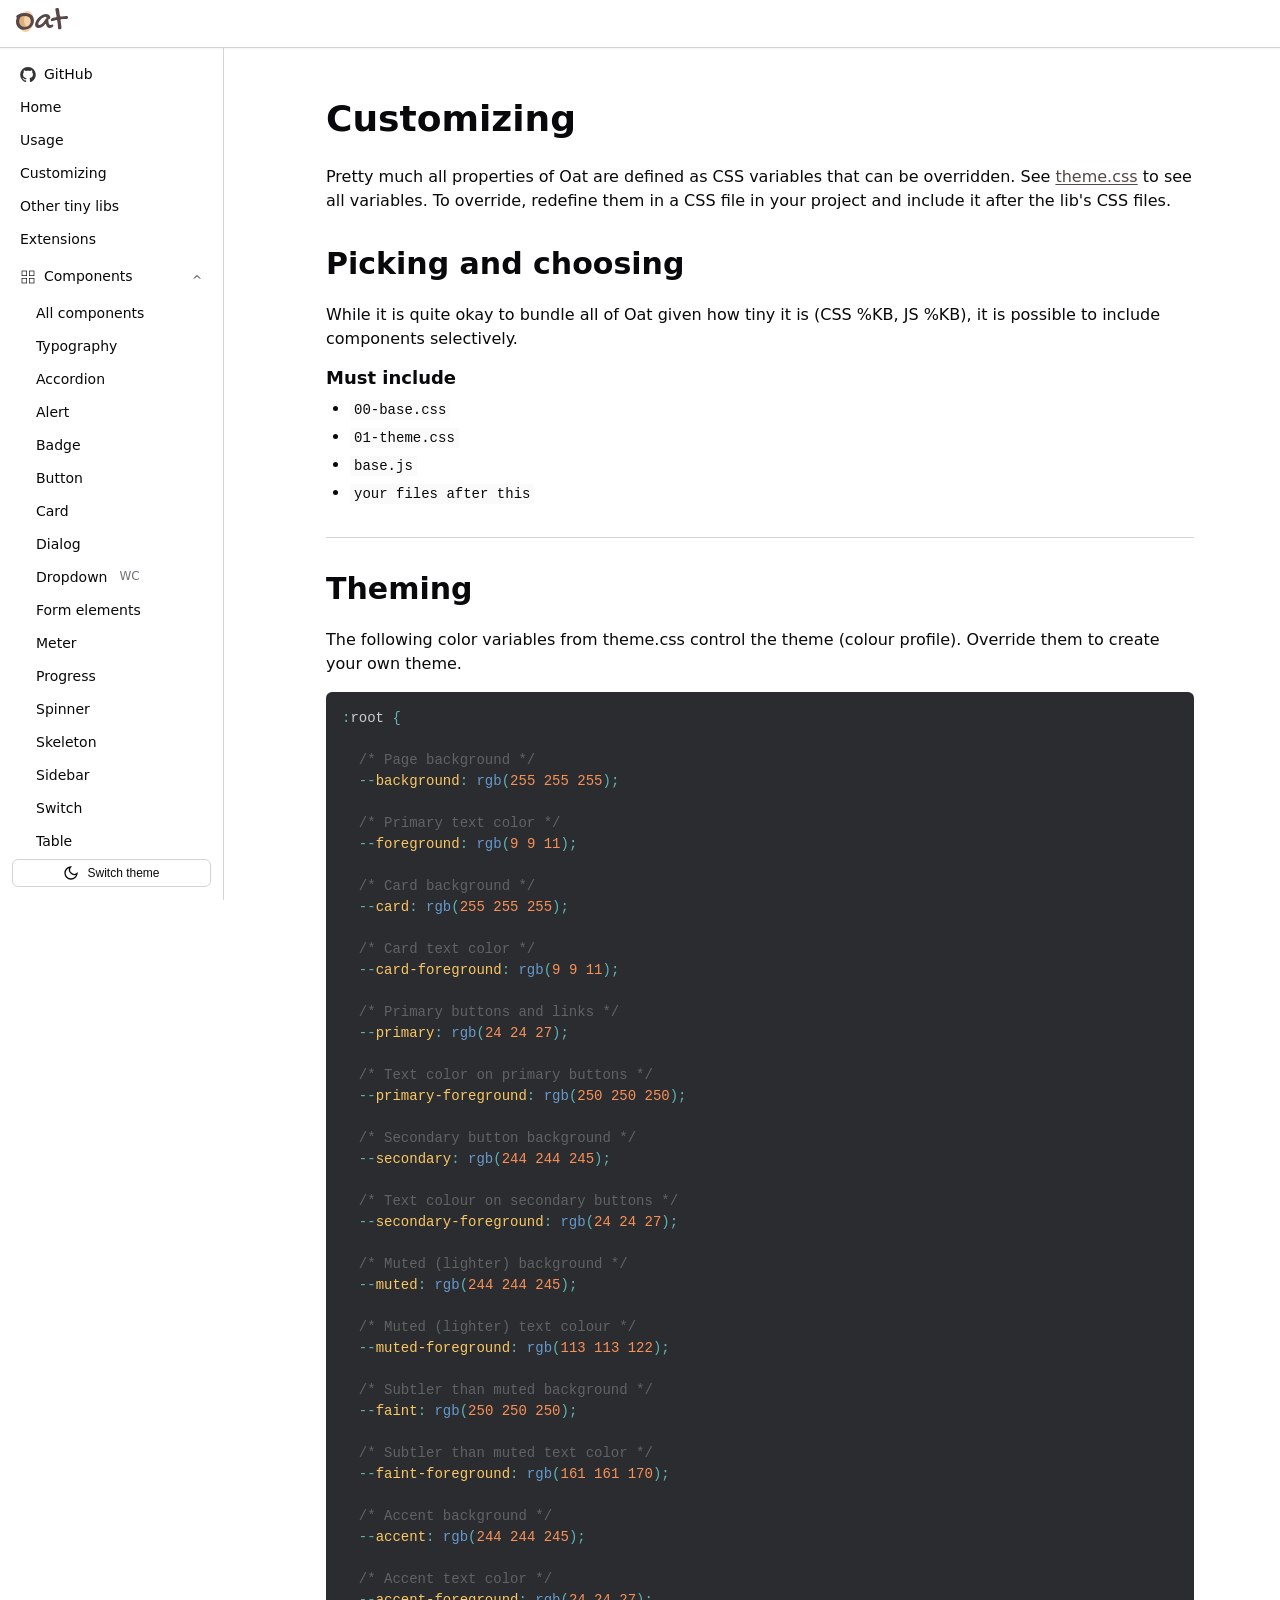
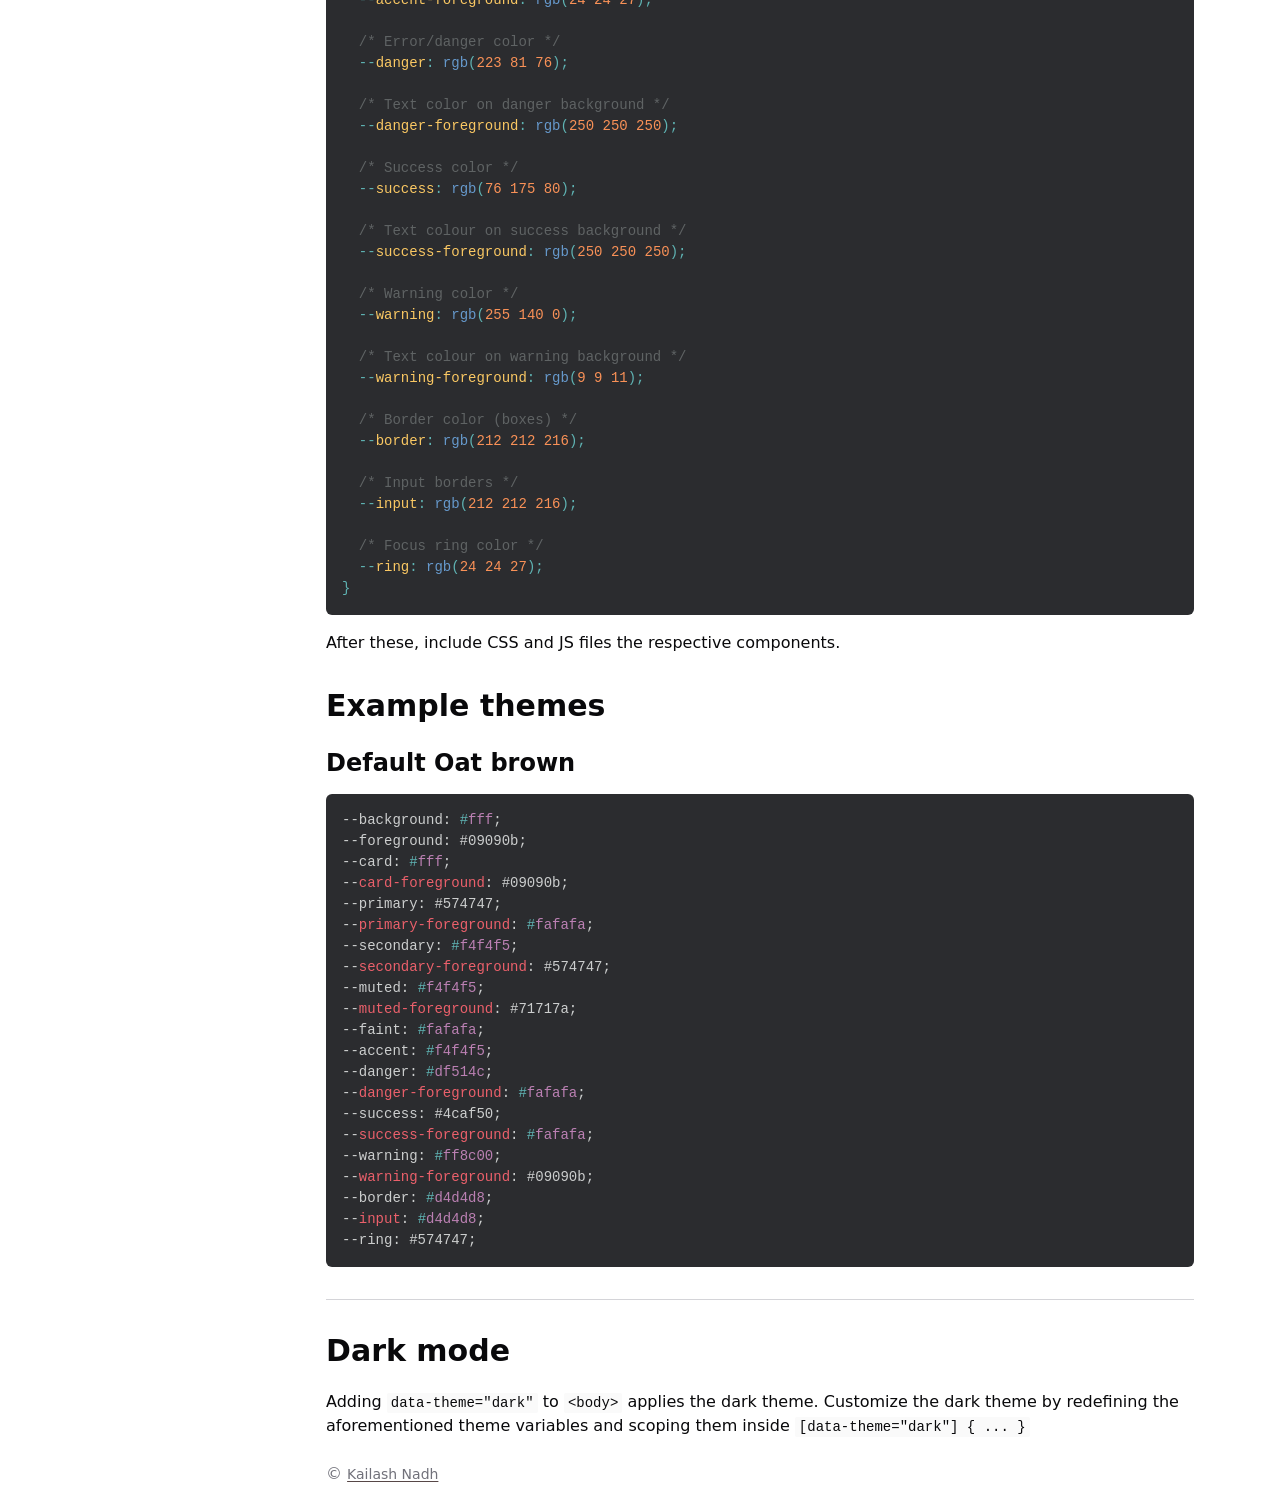
<file: customizing/index.html>
<!DOCTYPE html>
<html lang="en">

<head>
  <meta charset="UTF-8">
  <meta name="viewport" content="width=device-width, initial-scale=1.0">
  <title>Customizing - Oat UI</title>

  <meta property="og:image" content="https://oat.ink/thumb.png">
  <link rel="stylesheet" href="/oat.min.css">
  <link rel="icon" href="/favicon.svg" type="image/svg+xml" />

  <script>
    // Prevent FOUC - apply theme before rendering.
    (function() {
      var t = localStorage.getItem('theme') || (window.matchMedia('(prefers-color-scheme: dark)').matches ? 'dark' : 'light');
      document.documentElement.setAttribute('data-theme', t);
    })();
  </script>
  <script src="/oat.min.js" defer></script>
  <script src="/main.js"></script>
  <link href="/style.css" rel="stylesheet" />
</head>

<body data-sidebar-layout class="customizing">
  <nav data-topnav>
    <div class="row">
      <div class="col-4 branding">
        <button data-sidebar-toggle aria-label="Toggle sidebar menu" class="small">
          <svg width="18" height="18" viewBox="0 0 24 24" fill="none" stroke="currentColor" stroke-width="2" stroke-linecap="round">
            <line x1="4" y1="7" x2="20" y2="7" />
            <line x1="4" y1="12" x2="20" y2="12" />
            <line x1="4" y1="17" x2="16" y2="17" />
          </svg>
        </button>

        <a href="/" class="favicon"><img src="/favicon.svg" alt="Oat UI" style="height: 24px;"></a>
        <a href="/" class="logo"><img src="/logo.svg" alt="Oat UI" style="height: 24px;"></a>
      </div>
    </div>
  </nav>

  <aside data-sidebar class="main-sidebar">
    <nav>
      <ul>
        <li><a href="https://github.com/knadh/oat"><img src="/github.svg" alt="GitHub icon" /> GitHub</a></li>
        <li><a href="/">Home</a></li>
        <li><a href="/usage/">Usage</a></li>
        <li><a href="/customizing/">Customizing</a></li>
        <li><a href="/other-libs/">Other tiny libs</a></li>
        <li><a href="/extensions/">Extensions</a></li>
        <li>
          <details open>
            <summary>
              <svg width="16" height="16" viewBox="0 0 24 24" fill="none" stroke="currentColor" stroke-width="1">
                <rect x="3" y="3" width="7" height="7" />
                <rect x="14" y="3" width="7" height="7" />
                <rect x="14" y="14" width="7" height="7" />
                <rect x="3" y="14" width="7" height="7" />
              </svg>
              Components
            </summary>
            <ul>
              <li><a href="/components">All components</a></li>
              
              
              <li><a href="/components/#typography">Typography
                </a></li>
              
              <li><a href="/components/#accordion">Accordion
                </a></li>
              
              <li><a href="/components/#alert">Alert
                </a></li>
              
              <li><a href="/components/#badge">Badge
                </a></li>
              
              <li><a href="/components/#button">Button
                </a></li>
              
              <li><a href="/components/#card">Card
                </a></li>
              
              <li><a href="/components/#dialog">Dialog
                </a></li>
              
              <li><a href="/components/#dropdown">Dropdown
                <sup title="WebComponent">WC</sup></a></li>
              
              <li><a href="/components/#form">Form elements
                </a></li>
              
              <li><a href="/components/#meter">Meter
                </a></li>
              
              <li><a href="/components/#progress">Progress
                </a></li>
              
              <li><a href="/components/#spinner">Spinner
                </a></li>
              
              <li><a href="/components/#skeleton">Skeleton
                </a></li>
              
              <li><a href="/components/#sidebar">Sidebar
                </a></li>
              
              <li><a href="/components/#switch">Switch
                </a></li>
              
              <li><a href="/components/#table">Table
                </a></li>
              
              <li><a href="/components/#tabs">Tabs
                <sup title="WebComponent">WC</sup></a></li>
              
              <li><a href="/components/#tooltip">Tooltip
                </a></li>
              
              <li><a href="/components/#toast">Toast
                </a></li>
              
              <li><a href="/components/#grid">Grid
                </a></li>
              
              <li><a href="/components/#utilities">Utils and helpers
                </a></li>
              
            </ul>
          </details>
        </li>
      </ul>
    </nav>
    <footer>
      <button class="outline small" onclick="toggleTheme()">
        <svg width="16" height="16" viewBox="0 0 24 24" fill="none" stroke="currentColor" stroke-width="2" class="icon-light">
          <circle cx="12" cy="12" r="5"/>
          <line x1="12" y1="1" x2="12" y2="3"/><line x1="12" y1="21" x2="12" y2="23"/>
          <line x1="4.22" y1="4.22" x2="5.64" y2="5.64"/><line x1="18.36" y1="18.36" x2="19.78" y2="19.78"/>
          <line x1="1" y1="12" x2="3" y2="12"/><line x1="21" y1="12" x2="23" y2="12"/>
          <line x1="4.22" y1="19.78" x2="5.64" y2="18.36"/><line x1="18.36" y1="5.64" x2="19.78" y2="4.22"/>
        </svg>

        <svg width="16" height="16" viewBox="0 0 24 24" fill="none" stroke="currentColor" stroke-width="2" class="icon-dark">
          <path d="M21 12.79A9 9 0 1 1 11.21 3 7 7 0 0 0 21 12.79z"/>
        </svg>

        Switch theme
      </button>
    </footer>
  </aside>

  <main class="wrap">
    <div class="container">
      
<h1>Customizing</h1>
<p>Pretty much all properties of Oat are defined as CSS variables that can be overridden. See <a href="https://github.com/knadh/oat/blob/master/src/css/01-theme.css">theme.css</a> to see all variables. To override, redefine them in a CSS file in your project and include it after the lib's CSS files.</p>
<h2 id="picking-and-choosing">Picking and choosing</h2>
<p>While it is quite okay to bundle all of Oat given how tiny it is (CSS %KB, JS %KB), it is possible to include components selectively.</p>
<h5 id="must-include">Must include</h5>
<ul>
<li><code>00-base.css</code></li>
<li><code>01-theme.css</code></li>
<li><code>base.js</code></li>
<li><code>your files after this</code></li>
</ul>
<hr />
<h2 id="theming">Theming</h2>
<p>The following color variables from theme.css control the theme (colour profile). Override them to create your own theme.</p>
<pre data-lang="css" style="background-color:#2b2c2f;color:#cccece;" class="language-css "><code class="language-css" data-lang="css"><span style="color:#5fb3b3;">:</span><span>root </span><span style="color:#5fb3b3;">{
</span><span>
</span><span>  </span><span style="color:#5f6364;">/* Page background */
</span><span>  </span><span style="color:#5fb3b3;">--</span><span style="color:#fac863;">background</span><span style="color:#5fb3b3;">: </span><span style="color:#6699cc;">rgb</span><span style="color:#5fb3b3;">(</span><span style="color:#f99157;">255 255 255</span><span style="color:#5fb3b3;">);
</span><span>
</span><span>  </span><span style="color:#5f6364;">/* Primary text color */
</span><span>  </span><span style="color:#5fb3b3;">--</span><span style="color:#fac863;">foreground</span><span style="color:#5fb3b3;">: </span><span style="color:#6699cc;">rgb</span><span style="color:#5fb3b3;">(</span><span style="color:#f99157;">9 9 11</span><span style="color:#5fb3b3;">);
</span><span>
</span><span>  </span><span style="color:#5f6364;">/* Card background */
</span><span>  </span><span style="color:#5fb3b3;">--</span><span style="color:#fac863;">card</span><span style="color:#5fb3b3;">: </span><span style="color:#6699cc;">rgb</span><span style="color:#5fb3b3;">(</span><span style="color:#f99157;">255 255 255</span><span style="color:#5fb3b3;">);
</span><span>
</span><span>  </span><span style="color:#5f6364;">/* Card text color */
</span><span>  </span><span style="color:#5fb3b3;">--</span><span style="color:#fac863;">card-foreground</span><span style="color:#5fb3b3;">: </span><span style="color:#6699cc;">rgb</span><span style="color:#5fb3b3;">(</span><span style="color:#f99157;">9 9 11</span><span style="color:#5fb3b3;">);
</span><span>
</span><span>  </span><span style="color:#5f6364;">/* Primary buttons and links */
</span><span>  </span><span style="color:#5fb3b3;">--</span><span style="color:#fac863;">primary</span><span style="color:#5fb3b3;">: </span><span style="color:#6699cc;">rgb</span><span style="color:#5fb3b3;">(</span><span style="color:#f99157;">24 24 27</span><span style="color:#5fb3b3;">);
</span><span>
</span><span>  </span><span style="color:#5f6364;">/* Text color on primary buttons */
</span><span>  </span><span style="color:#5fb3b3;">--</span><span style="color:#fac863;">primary-foreground</span><span style="color:#5fb3b3;">: </span><span style="color:#6699cc;">rgb</span><span style="color:#5fb3b3;">(</span><span style="color:#f99157;">250 250 250</span><span style="color:#5fb3b3;">);
</span><span>
</span><span>  </span><span style="color:#5f6364;">/* Secondary button background */
</span><span>  </span><span style="color:#5fb3b3;">--</span><span style="color:#fac863;">secondary</span><span style="color:#5fb3b3;">: </span><span style="color:#6699cc;">rgb</span><span style="color:#5fb3b3;">(</span><span style="color:#f99157;">244 244 245</span><span style="color:#5fb3b3;">);
</span><span>
</span><span>  </span><span style="color:#5f6364;">/* Text colour on secondary buttons */
</span><span>  </span><span style="color:#5fb3b3;">--</span><span style="color:#fac863;">secondary-foreground</span><span style="color:#5fb3b3;">: </span><span style="color:#6699cc;">rgb</span><span style="color:#5fb3b3;">(</span><span style="color:#f99157;">24 24 27</span><span style="color:#5fb3b3;">);
</span><span>
</span><span>  </span><span style="color:#5f6364;">/* Muted (lighter) background */
</span><span>  </span><span style="color:#5fb3b3;">--</span><span style="color:#fac863;">muted</span><span style="color:#5fb3b3;">: </span><span style="color:#6699cc;">rgb</span><span style="color:#5fb3b3;">(</span><span style="color:#f99157;">244 244 245</span><span style="color:#5fb3b3;">);
</span><span>
</span><span>  </span><span style="color:#5f6364;">/* Muted (lighter) text colour */
</span><span>  </span><span style="color:#5fb3b3;">--</span><span style="color:#fac863;">muted-foreground</span><span style="color:#5fb3b3;">: </span><span style="color:#6699cc;">rgb</span><span style="color:#5fb3b3;">(</span><span style="color:#f99157;">113 113 122</span><span style="color:#5fb3b3;">);
</span><span>
</span><span>  </span><span style="color:#5f6364;">/* Subtler than muted background */
</span><span>  </span><span style="color:#5fb3b3;">--</span><span style="color:#fac863;">faint</span><span style="color:#5fb3b3;">: </span><span style="color:#6699cc;">rgb</span><span style="color:#5fb3b3;">(</span><span style="color:#f99157;">250 250 250</span><span style="color:#5fb3b3;">);
</span><span>
</span><span>  </span><span style="color:#5f6364;">/* Subtler than muted text color */
</span><span>  </span><span style="color:#5fb3b3;">--</span><span style="color:#fac863;">faint-foreground</span><span style="color:#5fb3b3;">: </span><span style="color:#6699cc;">rgb</span><span style="color:#5fb3b3;">(</span><span style="color:#f99157;">161 161 170</span><span style="color:#5fb3b3;">);
</span><span>
</span><span>  </span><span style="color:#5f6364;">/* Accent background */
</span><span>  </span><span style="color:#5fb3b3;">--</span><span style="color:#fac863;">accent</span><span style="color:#5fb3b3;">: </span><span style="color:#6699cc;">rgb</span><span style="color:#5fb3b3;">(</span><span style="color:#f99157;">244 244 245</span><span style="color:#5fb3b3;">);
</span><span>
</span><span>  </span><span style="color:#5f6364;">/* Accent text color */
</span><span>  </span><span style="color:#5fb3b3;">--</span><span style="color:#fac863;">accent-foreground</span><span style="color:#5fb3b3;">: </span><span style="color:#6699cc;">rgb</span><span style="color:#5fb3b3;">(</span><span style="color:#f99157;">24 24 27</span><span style="color:#5fb3b3;">);
</span><span>
</span><span>  </span><span style="color:#5f6364;">/* Error/danger color */
</span><span>  </span><span style="color:#5fb3b3;">--</span><span style="color:#fac863;">danger</span><span style="color:#5fb3b3;">: </span><span style="color:#6699cc;">rgb</span><span style="color:#5fb3b3;">(</span><span style="color:#f99157;">223 81 76</span><span style="color:#5fb3b3;">);
</span><span>
</span><span>  </span><span style="color:#5f6364;">/* Text color on danger background */
</span><span>  </span><span style="color:#5fb3b3;">--</span><span style="color:#fac863;">danger-foreground</span><span style="color:#5fb3b3;">: </span><span style="color:#6699cc;">rgb</span><span style="color:#5fb3b3;">(</span><span style="color:#f99157;">250 250 250</span><span style="color:#5fb3b3;">);
</span><span>
</span><span>  </span><span style="color:#5f6364;">/* Success color */
</span><span>  </span><span style="color:#5fb3b3;">--</span><span style="color:#fac863;">success</span><span style="color:#5fb3b3;">: </span><span style="color:#6699cc;">rgb</span><span style="color:#5fb3b3;">(</span><span style="color:#f99157;">76 175 80</span><span style="color:#5fb3b3;">);
</span><span>
</span><span>  </span><span style="color:#5f6364;">/* Text colour on success background */
</span><span>  </span><span style="color:#5fb3b3;">--</span><span style="color:#fac863;">success-foreground</span><span style="color:#5fb3b3;">: </span><span style="color:#6699cc;">rgb</span><span style="color:#5fb3b3;">(</span><span style="color:#f99157;">250 250 250</span><span style="color:#5fb3b3;">);
</span><span>
</span><span>  </span><span style="color:#5f6364;">/* Warning color */
</span><span>  </span><span style="color:#5fb3b3;">--</span><span style="color:#fac863;">warning</span><span style="color:#5fb3b3;">: </span><span style="color:#6699cc;">rgb</span><span style="color:#5fb3b3;">(</span><span style="color:#f99157;">255 140 0</span><span style="color:#5fb3b3;">);
</span><span>
</span><span>  </span><span style="color:#5f6364;">/* Text colour on warning background */
</span><span>  </span><span style="color:#5fb3b3;">--</span><span style="color:#fac863;">warning-foreground</span><span style="color:#5fb3b3;">: </span><span style="color:#6699cc;">rgb</span><span style="color:#5fb3b3;">(</span><span style="color:#f99157;">9 9 11</span><span style="color:#5fb3b3;">);
</span><span>
</span><span>  </span><span style="color:#5f6364;">/* Border color (boxes) */
</span><span>  </span><span style="color:#5fb3b3;">--</span><span style="color:#fac863;">border</span><span style="color:#5fb3b3;">: </span><span style="color:#6699cc;">rgb</span><span style="color:#5fb3b3;">(</span><span style="color:#f99157;">212 212 216</span><span style="color:#5fb3b3;">);
</span><span>
</span><span>  </span><span style="color:#5f6364;">/* Input borders */
</span><span>  </span><span style="color:#5fb3b3;">--</span><span style="color:#fac863;">input</span><span style="color:#5fb3b3;">: </span><span style="color:#6699cc;">rgb</span><span style="color:#5fb3b3;">(</span><span style="color:#f99157;">212 212 216</span><span style="color:#5fb3b3;">);
</span><span>
</span><span>  </span><span style="color:#5f6364;">/* Focus ring color */
</span><span>  </span><span style="color:#5fb3b3;">--</span><span style="color:#fac863;">ring</span><span style="color:#5fb3b3;">: </span><span style="color:#6699cc;">rgb</span><span style="color:#5fb3b3;">(</span><span style="color:#f99157;">24 24 27</span><span style="color:#5fb3b3;">);
</span><span style="color:#5fb3b3;">}
</span></code></pre>
<p>After these, include CSS and JS files the respective components.</p>
<h2 id="example-themes">Example themes</h2>
<h3 id="default-oat-brown">Default Oat brown</h3>
<pre data-lang="css" style="background-color:#2b2c2f;color:#cccece;" class="language-css "><code class="language-css" data-lang="css"><span>--background: </span><span style="color:#5fb3b3;">#</span><span style="color:#bb80b3;">fff</span><span>;
</span><span>--foreground: #09090b;
</span><span>--card: </span><span style="color:#5fb3b3;">#</span><span style="color:#bb80b3;">fff</span><span>;
</span><span>--</span><span style="color:#eb606b;">card-foreground</span><span>: #09090b;
</span><span>--primary: #574747;
</span><span>--</span><span style="color:#eb606b;">primary-foreground</span><span>: </span><span style="color:#5fb3b3;">#</span><span style="color:#bb80b3;">fafafa</span><span>;
</span><span>--secondary: </span><span style="color:#5fb3b3;">#</span><span style="color:#bb80b3;">f4f4f5</span><span>;
</span><span>--</span><span style="color:#eb606b;">secondary-foreground</span><span>: #574747;
</span><span>--muted: </span><span style="color:#5fb3b3;">#</span><span style="color:#bb80b3;">f4f4f5</span><span>;
</span><span>--</span><span style="color:#eb606b;">muted-foreground</span><span>: #71717a;
</span><span>--faint: </span><span style="color:#5fb3b3;">#</span><span style="color:#bb80b3;">fafafa</span><span>;
</span><span>--accent: </span><span style="color:#5fb3b3;">#</span><span style="color:#bb80b3;">f4f4f5</span><span>;
</span><span>--danger: </span><span style="color:#5fb3b3;">#</span><span style="color:#bb80b3;">df514c</span><span>;
</span><span>--</span><span style="color:#eb606b;">danger-foreground</span><span>: </span><span style="color:#5fb3b3;">#</span><span style="color:#bb80b3;">fafafa</span><span>;
</span><span>--success: #4caf50;
</span><span>--</span><span style="color:#eb606b;">success-foreground</span><span>: </span><span style="color:#5fb3b3;">#</span><span style="color:#bb80b3;">fafafa</span><span>;
</span><span>--warning: </span><span style="color:#5fb3b3;">#</span><span style="color:#bb80b3;">ff8c00</span><span>;
</span><span>--</span><span style="color:#eb606b;">warning-foreground</span><span>: #09090b;
</span><span>--border: </span><span style="color:#5fb3b3;">#</span><span style="color:#bb80b3;">d4d4d8</span><span>;
</span><span>--</span><span style="color:#eb606b;">input</span><span>: </span><span style="color:#5fb3b3;">#</span><span style="color:#bb80b3;">d4d4d8</span><span>;
</span><span>--ring: #574747;
</span></code></pre>
<hr />
<h2 id="dark-mode">Dark mode</h2>
<p>Adding <code>data-theme="dark"</code> to <code>&lt;body&gt;</code> applies the dark theme. Customize the dark theme by redefining the aforementioned theme variables and scoping them inside <code>[data-theme="dark"] { ... }</code></p>



      <footer class="footer text-light">&copy; <a href="https://nadh.in"><small class="text-light">Kailash Nadh</small></a></footer>
    </div>
  </main>
</body>
</html>
</file>
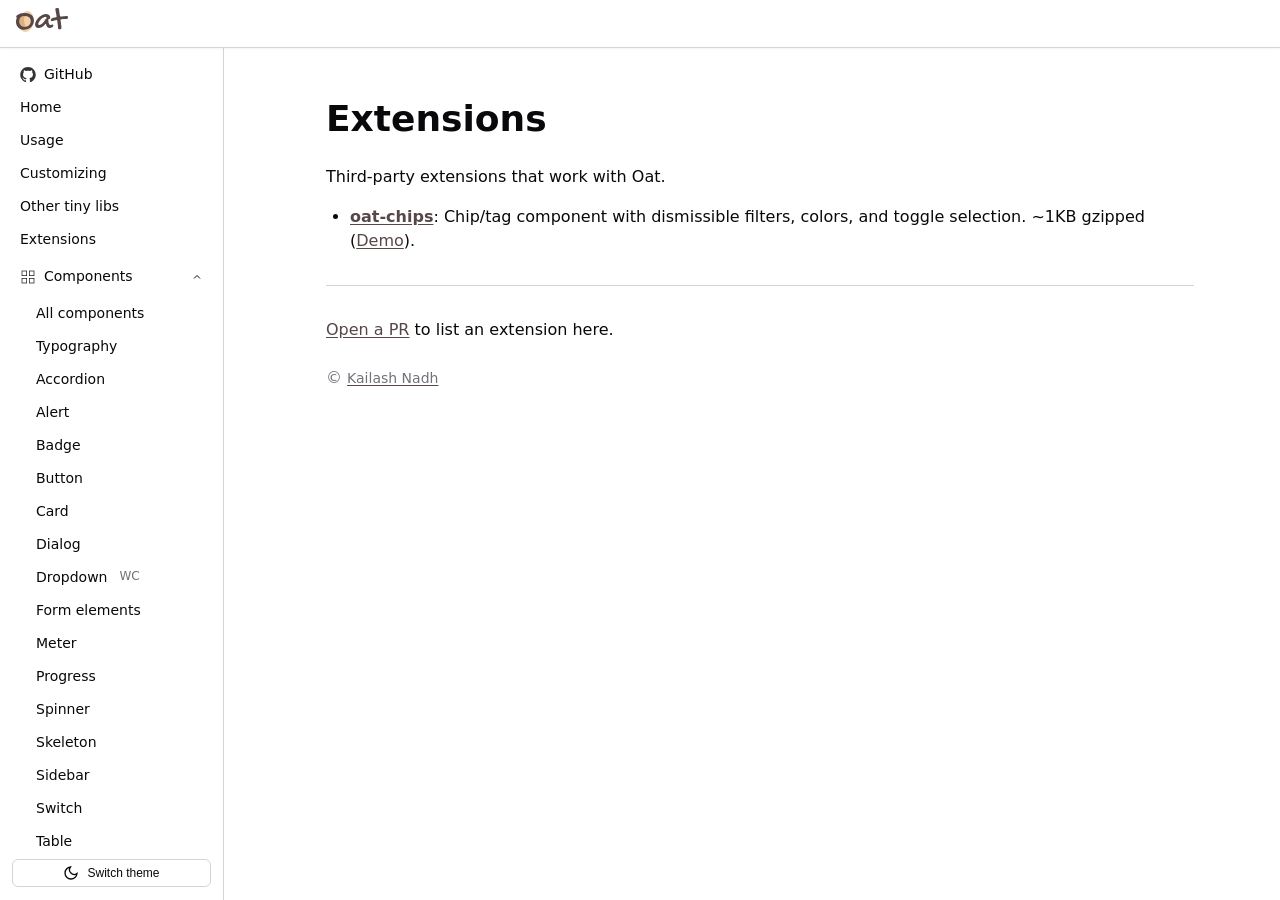
<file: extensions/index.html>
<!DOCTYPE html>
<html lang="en">

<head>
  <meta charset="UTF-8">
  <meta name="viewport" content="width=device-width, initial-scale=1.0">
  <title>Extensions - Oat UI</title>

  <meta property="og:image" content="https://oat.ink/thumb.png">
  <link rel="stylesheet" href="/oat.min.css">
  <link rel="icon" href="/favicon.svg" type="image/svg+xml" />

  <script>
    // Prevent FOUC - apply theme before rendering.
    (function() {
      var t = localStorage.getItem('theme') || (window.matchMedia('(prefers-color-scheme: dark)').matches ? 'dark' : 'light');
      document.documentElement.setAttribute('data-theme', t);
    })();
  </script>
  <script src="/oat.min.js" defer></script>
  <script src="/main.js"></script>
  <link href="/style.css" rel="stylesheet" />
</head>

<body data-sidebar-layout class="extensions">
  <nav data-topnav>
    <div class="row">
      <div class="col-4 branding">
        <button data-sidebar-toggle aria-label="Toggle sidebar menu" class="small">
          <svg width="18" height="18" viewBox="0 0 24 24" fill="none" stroke="currentColor" stroke-width="2" stroke-linecap="round">
            <line x1="4" y1="7" x2="20" y2="7" />
            <line x1="4" y1="12" x2="20" y2="12" />
            <line x1="4" y1="17" x2="16" y2="17" />
          </svg>
        </button>

        <a href="/" class="favicon"><img src="/favicon.svg" alt="Oat UI" style="height: 24px;"></a>
        <a href="/" class="logo"><img src="/logo.svg" alt="Oat UI" style="height: 24px;"></a>
      </div>
    </div>
  </nav>

  <aside data-sidebar class="main-sidebar">
    <nav>
      <ul>
        <li><a href="https://github.com/knadh/oat"><img src="/github.svg" alt="GitHub icon" /> GitHub</a></li>
        <li><a href="/">Home</a></li>
        <li><a href="/usage/">Usage</a></li>
        <li><a href="/customizing/">Customizing</a></li>
        <li><a href="/other-libs/">Other tiny libs</a></li>
        <li><a href="/extensions/">Extensions</a></li>
        <li>
          <details open>
            <summary>
              <svg width="16" height="16" viewBox="0 0 24 24" fill="none" stroke="currentColor" stroke-width="1">
                <rect x="3" y="3" width="7" height="7" />
                <rect x="14" y="3" width="7" height="7" />
                <rect x="14" y="14" width="7" height="7" />
                <rect x="3" y="14" width="7" height="7" />
              </svg>
              Components
            </summary>
            <ul>
              <li><a href="/components">All components</a></li>
              
              
              <li><a href="/components/#typography">Typography
                </a></li>
              
              <li><a href="/components/#accordion">Accordion
                </a></li>
              
              <li><a href="/components/#alert">Alert
                </a></li>
              
              <li><a href="/components/#badge">Badge
                </a></li>
              
              <li><a href="/components/#button">Button
                </a></li>
              
              <li><a href="/components/#card">Card
                </a></li>
              
              <li><a href="/components/#dialog">Dialog
                </a></li>
              
              <li><a href="/components/#dropdown">Dropdown
                <sup title="WebComponent">WC</sup></a></li>
              
              <li><a href="/components/#form">Form elements
                </a></li>
              
              <li><a href="/components/#meter">Meter
                </a></li>
              
              <li><a href="/components/#progress">Progress
                </a></li>
              
              <li><a href="/components/#spinner">Spinner
                </a></li>
              
              <li><a href="/components/#skeleton">Skeleton
                </a></li>
              
              <li><a href="/components/#sidebar">Sidebar
                </a></li>
              
              <li><a href="/components/#switch">Switch
                </a></li>
              
              <li><a href="/components/#table">Table
                </a></li>
              
              <li><a href="/components/#tabs">Tabs
                <sup title="WebComponent">WC</sup></a></li>
              
              <li><a href="/components/#tooltip">Tooltip
                </a></li>
              
              <li><a href="/components/#toast">Toast
                </a></li>
              
              <li><a href="/components/#grid">Grid
                </a></li>
              
              <li><a href="/components/#utilities">Utils and helpers
                </a></li>
              
            </ul>
          </details>
        </li>
      </ul>
    </nav>
    <footer>
      <button class="outline small" onclick="toggleTheme()">
        <svg width="16" height="16" viewBox="0 0 24 24" fill="none" stroke="currentColor" stroke-width="2" class="icon-light">
          <circle cx="12" cy="12" r="5"/>
          <line x1="12" y1="1" x2="12" y2="3"/><line x1="12" y1="21" x2="12" y2="23"/>
          <line x1="4.22" y1="4.22" x2="5.64" y2="5.64"/><line x1="18.36" y1="18.36" x2="19.78" y2="19.78"/>
          <line x1="1" y1="12" x2="3" y2="12"/><line x1="21" y1="12" x2="23" y2="12"/>
          <line x1="4.22" y1="19.78" x2="5.64" y2="18.36"/><line x1="18.36" y1="5.64" x2="19.78" y2="4.22"/>
        </svg>

        <svg width="16" height="16" viewBox="0 0 24 24" fill="none" stroke="currentColor" stroke-width="2" class="icon-dark">
          <path d="M21 12.79A9 9 0 1 1 11.21 3 7 7 0 0 0 21 12.79z"/>
        </svg>

        Switch theme
      </button>
    </footer>
  </aside>

  <main class="wrap">
    <div class="container">
      
<h1>Extensions</h1>
<p>Third-party extensions that work with Oat.</p>
<ul>
<li><strong><a href="https://github.com/someshkar/oat-chips">oat-chips</a></strong>: Chip/tag component with dismissible filters, colors, and toggle selection. ~1KB gzipped (<a href="https://oat-chips.somesh.dev">Demo</a>).</li>
</ul>
<hr />
<p><a href="https://github.com/knadh/oat">Open a PR</a> to list an extension here.</p>



      <footer class="footer text-light">&copy; <a href="https://nadh.in"><small class="text-light">Kailash Nadh</small></a></footer>
    </div>
  </main>
</body>
</html>
</file>
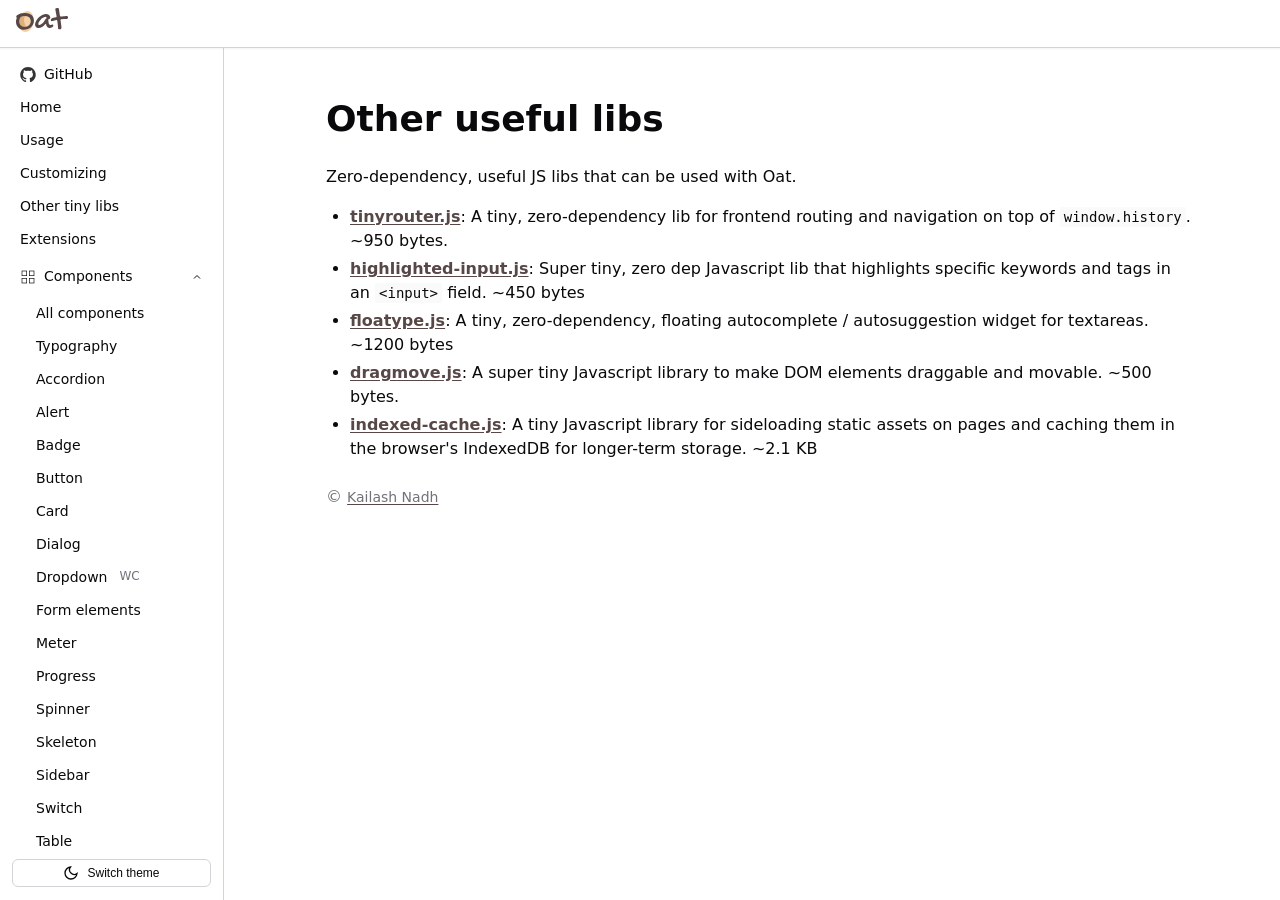
<file: other-libs/index.html>
<!DOCTYPE html>
<html lang="en">

<head>
  <meta charset="UTF-8">
  <meta name="viewport" content="width=device-width, initial-scale=1.0">
  <title>Other useful libs - Oat UI</title>

  <meta property="og:image" content="https://oat.ink/thumb.png">
  <link rel="stylesheet" href="/oat.min.css">
  <link rel="icon" href="/favicon.svg" type="image/svg+xml" />

  <script>
    // Prevent FOUC - apply theme before rendering.
    (function() {
      var t = localStorage.getItem('theme') || (window.matchMedia('(prefers-color-scheme: dark)').matches ? 'dark' : 'light');
      document.documentElement.setAttribute('data-theme', t);
    })();
  </script>
  <script src="/oat.min.js" defer></script>
  <script src="/main.js"></script>
  <link href="/style.css" rel="stylesheet" />
</head>

<body data-sidebar-layout class="other-libs">
  <nav data-topnav>
    <div class="row">
      <div class="col-4 branding">
        <button data-sidebar-toggle aria-label="Toggle sidebar menu" class="small">
          <svg width="18" height="18" viewBox="0 0 24 24" fill="none" stroke="currentColor" stroke-width="2" stroke-linecap="round">
            <line x1="4" y1="7" x2="20" y2="7" />
            <line x1="4" y1="12" x2="20" y2="12" />
            <line x1="4" y1="17" x2="16" y2="17" />
          </svg>
        </button>

        <a href="/" class="favicon"><img src="/favicon.svg" alt="Oat UI" style="height: 24px;"></a>
        <a href="/" class="logo"><img src="/logo.svg" alt="Oat UI" style="height: 24px;"></a>
      </div>
    </div>
  </nav>

  <aside data-sidebar class="main-sidebar">
    <nav>
      <ul>
        <li><a href="https://github.com/knadh/oat"><img src="/github.svg" alt="GitHub icon" /> GitHub</a></li>
        <li><a href="/">Home</a></li>
        <li><a href="/usage/">Usage</a></li>
        <li><a href="/customizing/">Customizing</a></li>
        <li><a href="/other-libs/">Other tiny libs</a></li>
        <li><a href="/extensions/">Extensions</a></li>
        <li>
          <details open>
            <summary>
              <svg width="16" height="16" viewBox="0 0 24 24" fill="none" stroke="currentColor" stroke-width="1">
                <rect x="3" y="3" width="7" height="7" />
                <rect x="14" y="3" width="7" height="7" />
                <rect x="14" y="14" width="7" height="7" />
                <rect x="3" y="14" width="7" height="7" />
              </svg>
              Components
            </summary>
            <ul>
              <li><a href="/components">All components</a></li>
              
              
              <li><a href="/components/#typography">Typography
                </a></li>
              
              <li><a href="/components/#accordion">Accordion
                </a></li>
              
              <li><a href="/components/#alert">Alert
                </a></li>
              
              <li><a href="/components/#badge">Badge
                </a></li>
              
              <li><a href="/components/#button">Button
                </a></li>
              
              <li><a href="/components/#card">Card
                </a></li>
              
              <li><a href="/components/#dialog">Dialog
                </a></li>
              
              <li><a href="/components/#dropdown">Dropdown
                <sup title="WebComponent">WC</sup></a></li>
              
              <li><a href="/components/#form">Form elements
                </a></li>
              
              <li><a href="/components/#meter">Meter
                </a></li>
              
              <li><a href="/components/#progress">Progress
                </a></li>
              
              <li><a href="/components/#spinner">Spinner
                </a></li>
              
              <li><a href="/components/#skeleton">Skeleton
                </a></li>
              
              <li><a href="/components/#sidebar">Sidebar
                </a></li>
              
              <li><a href="/components/#switch">Switch
                </a></li>
              
              <li><a href="/components/#table">Table
                </a></li>
              
              <li><a href="/components/#tabs">Tabs
                <sup title="WebComponent">WC</sup></a></li>
              
              <li><a href="/components/#tooltip">Tooltip
                </a></li>
              
              <li><a href="/components/#toast">Toast
                </a></li>
              
              <li><a href="/components/#grid">Grid
                </a></li>
              
              <li><a href="/components/#utilities">Utils and helpers
                </a></li>
              
            </ul>
          </details>
        </li>
      </ul>
    </nav>
    <footer>
      <button class="outline small" onclick="toggleTheme()">
        <svg width="16" height="16" viewBox="0 0 24 24" fill="none" stroke="currentColor" stroke-width="2" class="icon-light">
          <circle cx="12" cy="12" r="5"/>
          <line x1="12" y1="1" x2="12" y2="3"/><line x1="12" y1="21" x2="12" y2="23"/>
          <line x1="4.22" y1="4.22" x2="5.64" y2="5.64"/><line x1="18.36" y1="18.36" x2="19.78" y2="19.78"/>
          <line x1="1" y1="12" x2="3" y2="12"/><line x1="21" y1="12" x2="23" y2="12"/>
          <line x1="4.22" y1="19.78" x2="5.64" y2="18.36"/><line x1="18.36" y1="5.64" x2="19.78" y2="4.22"/>
        </svg>

        <svg width="16" height="16" viewBox="0 0 24 24" fill="none" stroke="currentColor" stroke-width="2" class="icon-dark">
          <path d="M21 12.79A9 9 0 1 1 11.21 3 7 7 0 0 0 21 12.79z"/>
        </svg>

        Switch theme
      </button>
    </footer>
  </aside>

  <main class="wrap">
    <div class="container">
      
<h1>Other useful libs</h1>
<p>Zero-dependency, useful JS libs that can be used with Oat.</p>
<ul>
<li><a href="https://github.com/knadh/tinyrouter.js"><strong>tinyrouter.js</strong></a>: A tiny, zero-dependency lib for frontend routing and navigation on top of <code>window.history</code>. ~950 bytes.</li>
<li><a href="https://github.com/knadh/highlighted-input.js"><strong>highlighted-input.js</strong></a>:  Super tiny, zero dep Javascript lib that highlights specific keywords and tags in an <code>&lt;input&gt;</code> field. ~450 bytes</li>
<li><a href="https://github.com/knadh/floatype.js"><strong>floatype.js</strong></a>: A tiny, zero-dependency, floating autocomplete / autosuggestion widget for textareas. ~1200 bytes</li>
<li><a href="https://github.com/knadh/dragmove.js"><strong>dragmove.js</strong></a>: A super tiny Javascript library to make DOM elements draggable and movable. ~500 bytes.</li>
<li><a href="https://github.com/knadh/indexed-cache"><strong>indexed-cache.js</strong></a>: A tiny Javascript library for sideloading static assets on pages and caching them in the browser's IndexedDB for longer-term storage. ~2.1 KB</li>
</ul>



      <footer class="footer text-light">&copy; <a href="https://nadh.in"><small class="text-light">Kailash Nadh</small></a></footer>
    </div>
  </main>
</body>
</html>
</file>
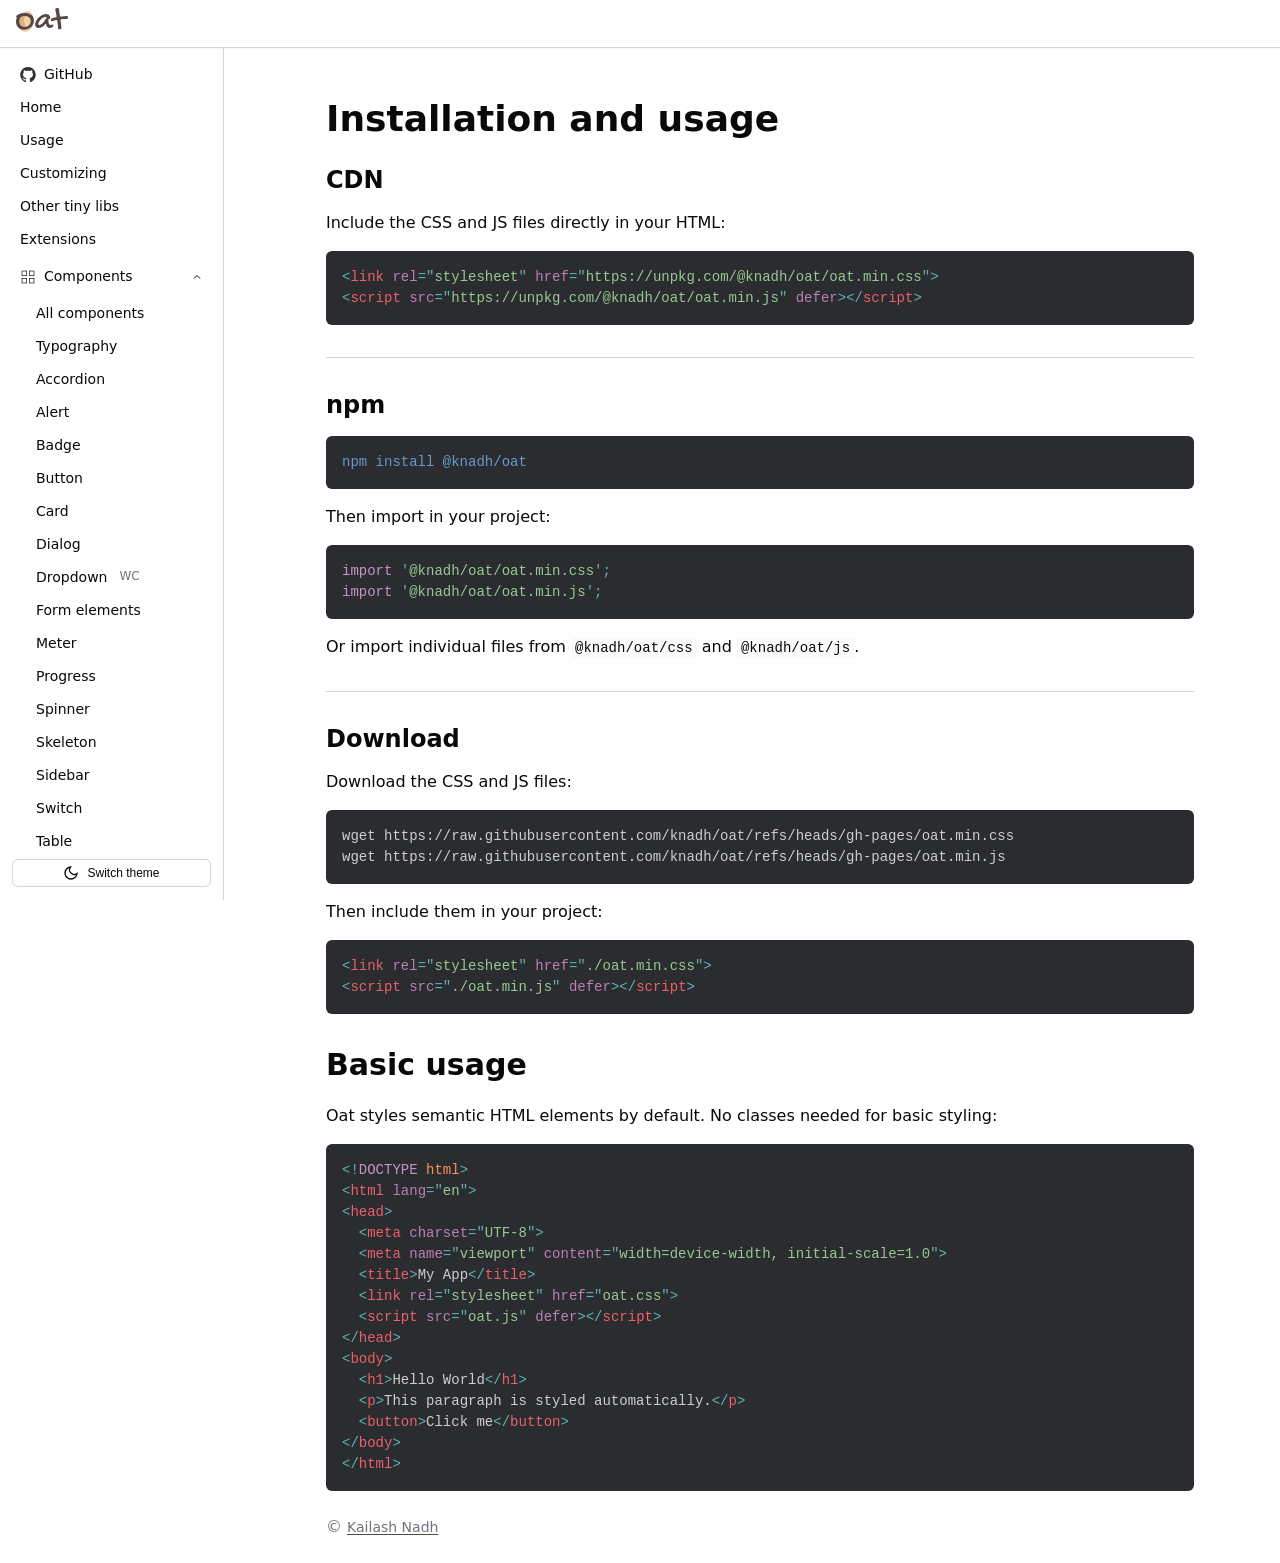
<file: usage/index.html>
<!DOCTYPE html>
<html lang="en">

<head>
  <meta charset="UTF-8">
  <meta name="viewport" content="width=device-width, initial-scale=1.0">
  <title>Installation and usage - Oat UI</title>

  <meta property="og:image" content="https://oat.ink/thumb.png">
  <link rel="stylesheet" href="/oat.min.css">
  <link rel="icon" href="/favicon.svg" type="image/svg+xml" />

  <script>
    // Prevent FOUC - apply theme before rendering.
    (function() {
      var t = localStorage.getItem('theme') || (window.matchMedia('(prefers-color-scheme: dark)').matches ? 'dark' : 'light');
      document.documentElement.setAttribute('data-theme', t);
    })();
  </script>
  <script src="/oat.min.js" defer></script>
  <script src="/main.js"></script>
  <link href="/style.css" rel="stylesheet" />
</head>

<body data-sidebar-layout class="usage">
  <nav data-topnav>
    <div class="row">
      <div class="col-4 branding">
        <button data-sidebar-toggle aria-label="Toggle sidebar menu" class="small">
          <svg width="18" height="18" viewBox="0 0 24 24" fill="none" stroke="currentColor" stroke-width="2" stroke-linecap="round">
            <line x1="4" y1="7" x2="20" y2="7" />
            <line x1="4" y1="12" x2="20" y2="12" />
            <line x1="4" y1="17" x2="16" y2="17" />
          </svg>
        </button>

        <a href="/" class="favicon"><img src="/favicon.svg" alt="Oat UI" style="height: 24px;"></a>
        <a href="/" class="logo"><img src="/logo.svg" alt="Oat UI" style="height: 24px;"></a>
      </div>
    </div>
  </nav>

  <aside data-sidebar class="main-sidebar">
    <nav>
      <ul>
        <li><a href="https://github.com/knadh/oat"><img src="/github.svg" alt="GitHub icon" /> GitHub</a></li>
        <li><a href="/">Home</a></li>
        <li><a href="/usage/">Usage</a></li>
        <li><a href="/customizing/">Customizing</a></li>
        <li><a href="/other-libs/">Other tiny libs</a></li>
        <li><a href="/extensions/">Extensions</a></li>
        <li>
          <details open>
            <summary>
              <svg width="16" height="16" viewBox="0 0 24 24" fill="none" stroke="currentColor" stroke-width="1">
                <rect x="3" y="3" width="7" height="7" />
                <rect x="14" y="3" width="7" height="7" />
                <rect x="14" y="14" width="7" height="7" />
                <rect x="3" y="14" width="7" height="7" />
              </svg>
              Components
            </summary>
            <ul>
              <li><a href="/components">All components</a></li>
              
              
              <li><a href="/components/#typography">Typography
                </a></li>
              
              <li><a href="/components/#accordion">Accordion
                </a></li>
              
              <li><a href="/components/#alert">Alert
                </a></li>
              
              <li><a href="/components/#badge">Badge
                </a></li>
              
              <li><a href="/components/#button">Button
                </a></li>
              
              <li><a href="/components/#card">Card
                </a></li>
              
              <li><a href="/components/#dialog">Dialog
                </a></li>
              
              <li><a href="/components/#dropdown">Dropdown
                <sup title="WebComponent">WC</sup></a></li>
              
              <li><a href="/components/#form">Form elements
                </a></li>
              
              <li><a href="/components/#meter">Meter
                </a></li>
              
              <li><a href="/components/#progress">Progress
                </a></li>
              
              <li><a href="/components/#spinner">Spinner
                </a></li>
              
              <li><a href="/components/#skeleton">Skeleton
                </a></li>
              
              <li><a href="/components/#sidebar">Sidebar
                </a></li>
              
              <li><a href="/components/#switch">Switch
                </a></li>
              
              <li><a href="/components/#table">Table
                </a></li>
              
              <li><a href="/components/#tabs">Tabs
                <sup title="WebComponent">WC</sup></a></li>
              
              <li><a href="/components/#tooltip">Tooltip
                </a></li>
              
              <li><a href="/components/#toast">Toast
                </a></li>
              
              <li><a href="/components/#grid">Grid
                </a></li>
              
              <li><a href="/components/#utilities">Utils and helpers
                </a></li>
              
            </ul>
          </details>
        </li>
      </ul>
    </nav>
    <footer>
      <button class="outline small" onclick="toggleTheme()">
        <svg width="16" height="16" viewBox="0 0 24 24" fill="none" stroke="currentColor" stroke-width="2" class="icon-light">
          <circle cx="12" cy="12" r="5"/>
          <line x1="12" y1="1" x2="12" y2="3"/><line x1="12" y1="21" x2="12" y2="23"/>
          <line x1="4.22" y1="4.22" x2="5.64" y2="5.64"/><line x1="18.36" y1="18.36" x2="19.78" y2="19.78"/>
          <line x1="1" y1="12" x2="3" y2="12"/><line x1="21" y1="12" x2="23" y2="12"/>
          <line x1="4.22" y1="19.78" x2="5.64" y2="18.36"/><line x1="18.36" y1="5.64" x2="19.78" y2="4.22"/>
        </svg>

        <svg width="16" height="16" viewBox="0 0 24 24" fill="none" stroke="currentColor" stroke-width="2" class="icon-dark">
          <path d="M21 12.79A9 9 0 1 1 11.21 3 7 7 0 0 0 21 12.79z"/>
        </svg>

        Switch theme
      </button>
    </footer>
  </aside>

  <main class="wrap">
    <div class="container">
      
<h1>Installation and usage</h1>
<h3 id="cdn">CDN</h3>
<p>Include the CSS and JS files directly in your HTML:</p>
<pre data-lang="html" style="background-color:#2b2c2f;color:#cccece;" class="language-html "><code class="language-html" data-lang="html"><span style="color:#5fb3b3;">&lt;</span><span style="color:#eb606b;">link </span><span style="color:#bb80b3;">rel</span><span style="color:#5fb3b3;">=&quot;</span><span style="color:#99c794;">stylesheet</span><span style="color:#5fb3b3;">&quot; </span><span style="color:#bb80b3;">href</span><span style="color:#5fb3b3;">=&quot;</span><span style="color:#99c794;">https://unpkg.com/@knadh/oat/oat.min.css</span><span style="color:#5fb3b3;">&quot;&gt;
</span><span style="color:#5fb3b3;">&lt;</span><span style="color:#eb606b;">script </span><span style="color:#bb80b3;">src</span><span style="color:#5fb3b3;">=&quot;</span><span style="color:#99c794;">https://unpkg.com/@knadh/oat/oat.min.js</span><span style="color:#5fb3b3;">&quot; </span><span style="color:#bb80b3;">defer</span><span style="color:#5fb3b3;">&gt;&lt;/</span><span style="color:#eb606b;">script</span><span style="color:#5fb3b3;">&gt;
</span></code></pre>
<hr />
<h3 id="npm">npm</h3>
<pre data-lang="bash" style="background-color:#2b2c2f;color:#cccece;" class="language-bash "><code class="language-bash" data-lang="bash"><span style="color:#6699cc;">npm install @knadh/oat
</span></code></pre>
<p>Then import in your project:</p>
<pre data-lang="js" style="background-color:#2b2c2f;color:#cccece;" class="language-js "><code class="language-js" data-lang="js"><span style="color:#c594c5;">import </span><span style="color:#5fb3b3;">&#39;</span><span style="color:#99c794;">@knadh/oat/oat.min.css</span><span style="color:#5fb3b3;">&#39;;
</span><span style="color:#c594c5;">import </span><span style="color:#5fb3b3;">&#39;</span><span style="color:#99c794;">@knadh/oat/oat.min.js</span><span style="color:#5fb3b3;">&#39;;
</span></code></pre>
<p>Or import individual files from <code>@knadh/oat/css</code> and <code>@knadh/oat/js</code>.</p>
<hr />
<h3 id="download">Download</h3>
<p>Download the CSS and JS files:</p>
<pre data-lang="shell" style="background-color:#2b2c2f;color:#cccece;" class="language-shell "><code class="language-shell" data-lang="shell"><span>wget https://raw.githubusercontent.com/knadh/oat/refs/heads/gh-pages/oat.min.css
</span><span>wget https://raw.githubusercontent.com/knadh/oat/refs/heads/gh-pages/oat.min.js
</span></code></pre>
<p>Then include them in your project:</p>
<pre data-lang="html" style="background-color:#2b2c2f;color:#cccece;" class="language-html "><code class="language-html" data-lang="html"><span style="color:#5fb3b3;">&lt;</span><span style="color:#eb606b;">link </span><span style="color:#bb80b3;">rel</span><span style="color:#5fb3b3;">=&quot;</span><span style="color:#99c794;">stylesheet</span><span style="color:#5fb3b3;">&quot; </span><span style="color:#bb80b3;">href</span><span style="color:#5fb3b3;">=&quot;</span><span style="color:#99c794;">./oat.min.css</span><span style="color:#5fb3b3;">&quot;&gt;
</span><span style="color:#5fb3b3;">&lt;</span><span style="color:#eb606b;">script </span><span style="color:#bb80b3;">src</span><span style="color:#5fb3b3;">=&quot;</span><span style="color:#99c794;">./oat.min.js</span><span style="color:#5fb3b3;">&quot; </span><span style="color:#bb80b3;">defer</span><span style="color:#5fb3b3;">&gt;&lt;/</span><span style="color:#eb606b;">script</span><span style="color:#5fb3b3;">&gt;
</span></code></pre>
<h2 id="basic-usage">Basic usage</h2>
<p>Oat styles semantic HTML elements by default. No classes needed for basic styling:</p>
<pre data-lang="html" style="background-color:#2b2c2f;color:#cccece;" class="language-html "><code class="language-html" data-lang="html"><span style="color:#5fb3b3;">&lt;!</span><span style="color:#c594c5;">DOCTYPE </span><span style="color:#f99157;">html</span><span style="color:#5fb3b3;">&gt;
</span><span style="color:#5fb3b3;">&lt;</span><span style="color:#eb606b;">html </span><span style="color:#bb80b3;">lang</span><span style="color:#5fb3b3;">=&quot;</span><span style="color:#99c794;">en</span><span style="color:#5fb3b3;">&quot;&gt;
</span><span style="color:#5fb3b3;">&lt;</span><span style="color:#eb606b;">head</span><span style="color:#5fb3b3;">&gt;
</span><span>  </span><span style="color:#5fb3b3;">&lt;</span><span style="color:#eb606b;">meta </span><span style="color:#bb80b3;">charset</span><span style="color:#5fb3b3;">=&quot;</span><span style="color:#99c794;">UTF-8</span><span style="color:#5fb3b3;">&quot;&gt;
</span><span>  </span><span style="color:#5fb3b3;">&lt;</span><span style="color:#eb606b;">meta </span><span style="color:#bb80b3;">name</span><span style="color:#5fb3b3;">=&quot;</span><span style="color:#99c794;">viewport</span><span style="color:#5fb3b3;">&quot; </span><span style="color:#bb80b3;">content</span><span style="color:#5fb3b3;">=&quot;</span><span style="color:#99c794;">width=device-width, initial-scale=1.0</span><span style="color:#5fb3b3;">&quot;&gt;
</span><span>  </span><span style="color:#5fb3b3;">&lt;</span><span style="color:#eb606b;">title</span><span style="color:#5fb3b3;">&gt;</span><span>My App</span><span style="color:#5fb3b3;">&lt;/</span><span style="color:#eb606b;">title</span><span style="color:#5fb3b3;">&gt;
</span><span>  </span><span style="color:#5fb3b3;">&lt;</span><span style="color:#eb606b;">link </span><span style="color:#bb80b3;">rel</span><span style="color:#5fb3b3;">=&quot;</span><span style="color:#99c794;">stylesheet</span><span style="color:#5fb3b3;">&quot; </span><span style="color:#bb80b3;">href</span><span style="color:#5fb3b3;">=&quot;</span><span style="color:#99c794;">oat.css</span><span style="color:#5fb3b3;">&quot;&gt;
</span><span>  </span><span style="color:#5fb3b3;">&lt;</span><span style="color:#eb606b;">script </span><span style="color:#bb80b3;">src</span><span style="color:#5fb3b3;">=&quot;</span><span style="color:#99c794;">oat.js</span><span style="color:#5fb3b3;">&quot; </span><span style="color:#bb80b3;">defer</span><span style="color:#5fb3b3;">&gt;&lt;/</span><span style="color:#eb606b;">script</span><span style="color:#5fb3b3;">&gt;
</span><span style="color:#5fb3b3;">&lt;/</span><span style="color:#eb606b;">head</span><span style="color:#5fb3b3;">&gt;
</span><span style="color:#5fb3b3;">&lt;</span><span style="color:#eb606b;">body</span><span style="color:#5fb3b3;">&gt;
</span><span>  </span><span style="color:#5fb3b3;">&lt;</span><span style="color:#eb606b;">h1</span><span style="color:#5fb3b3;">&gt;</span><span>Hello World</span><span style="color:#5fb3b3;">&lt;/</span><span style="color:#eb606b;">h1</span><span style="color:#5fb3b3;">&gt;
</span><span>  </span><span style="color:#5fb3b3;">&lt;</span><span style="color:#eb606b;">p</span><span style="color:#5fb3b3;">&gt;</span><span>This paragraph is styled automatically.</span><span style="color:#5fb3b3;">&lt;/</span><span style="color:#eb606b;">p</span><span style="color:#5fb3b3;">&gt;
</span><span>  </span><span style="color:#5fb3b3;">&lt;</span><span style="color:#eb606b;">button</span><span style="color:#5fb3b3;">&gt;</span><span>Click me</span><span style="color:#5fb3b3;">&lt;/</span><span style="color:#eb606b;">button</span><span style="color:#5fb3b3;">&gt;
</span><span style="color:#5fb3b3;">&lt;/</span><span style="color:#eb606b;">body</span><span style="color:#5fb3b3;">&gt;
</span><span style="color:#5fb3b3;">&lt;/</span><span style="color:#eb606b;">html</span><span style="color:#5fb3b3;">&gt;
</span></code></pre>



      <footer class="footer text-light">&copy; <a href="https://nadh.in"><small class="text-light">Kailash Nadh</small></a></footer>
    </div>
  </main>
</body>
</html>
</file>
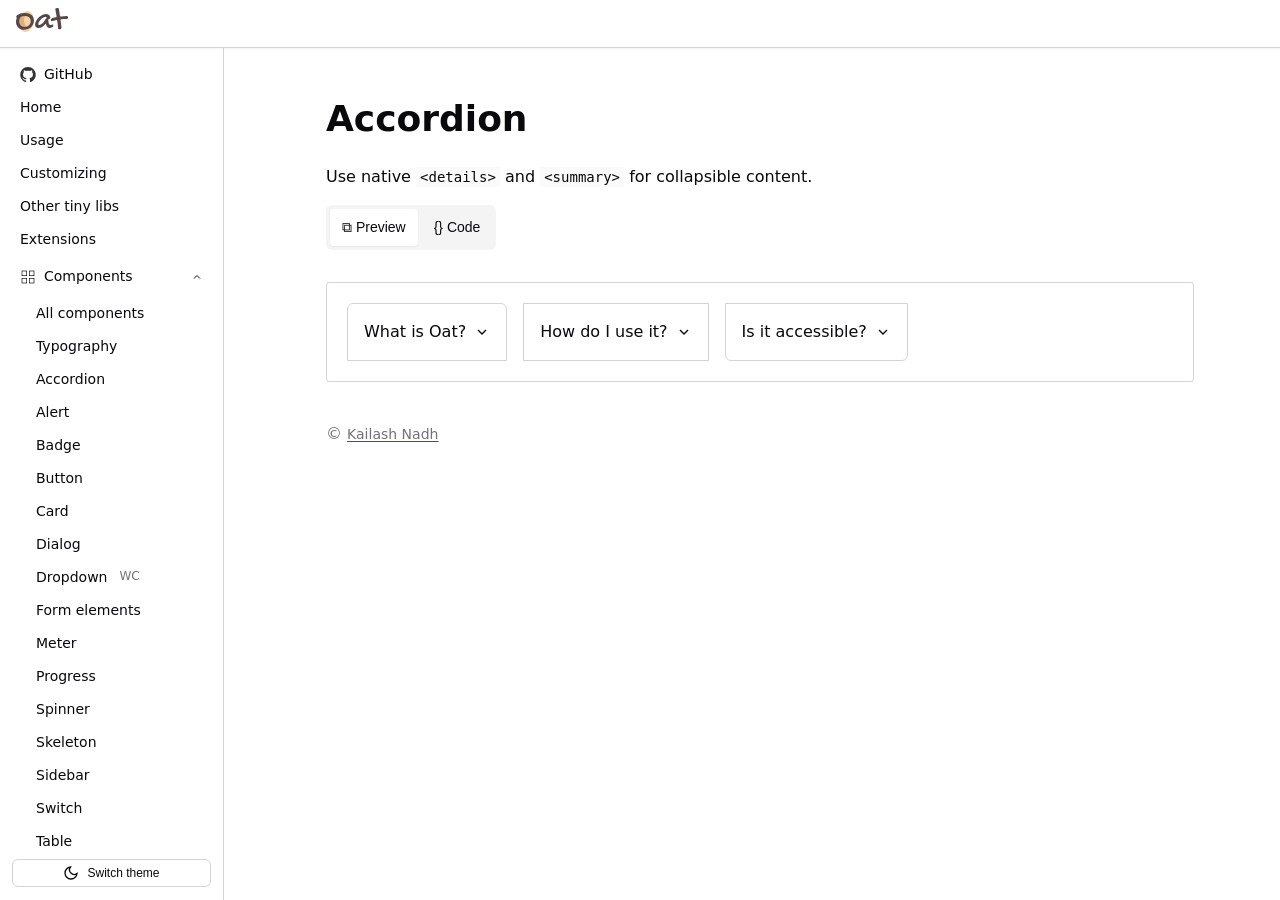
<file: components/accordion/index.html>
<!DOCTYPE html>
<html lang="en">

<head>
  <meta charset="UTF-8">
  <meta name="viewport" content="width=device-width, initial-scale=1.0">
  <title>Accordion - Oat UI</title>

  <meta property="og:image" content="https://oat.ink/thumb.png">
  <link rel="stylesheet" href="/oat.min.css">
  <link rel="icon" href="/favicon.svg" type="image/svg+xml" />

  <script>
    // Prevent FOUC - apply theme before rendering.
    (function() {
      var t = localStorage.getItem('theme') || (window.matchMedia('(prefers-color-scheme: dark)').matches ? 'dark' : 'light');
      document.documentElement.setAttribute('data-theme', t);
    })();
  </script>
  <script src="/oat.min.js" defer></script>
  <script src="/main.js"></script>
  <link href="/style.css" rel="stylesheet" />
</head>

<body data-sidebar-layout class="components-accordion">
  <nav data-topnav>
    <div class="row">
      <div class="col-4 branding">
        <button data-sidebar-toggle aria-label="Toggle sidebar menu" class="small">
          <svg width="18" height="18" viewBox="0 0 24 24" fill="none" stroke="currentColor" stroke-width="2" stroke-linecap="round">
            <line x1="4" y1="7" x2="20" y2="7" />
            <line x1="4" y1="12" x2="20" y2="12" />
            <line x1="4" y1="17" x2="16" y2="17" />
          </svg>
        </button>

        <a href="/" class="favicon"><img src="/favicon.svg" alt="Oat UI" style="height: 24px;"></a>
        <a href="/" class="logo"><img src="/logo.svg" alt="Oat UI" style="height: 24px;"></a>
      </div>
    </div>
  </nav>

  <aside data-sidebar class="main-sidebar">
    <nav>
      <ul>
        <li><a href="https://github.com/knadh/oat"><img src="/github.svg" alt="GitHub icon" /> GitHub</a></li>
        <li><a href="/">Home</a></li>
        <li><a href="/usage/">Usage</a></li>
        <li><a href="/customizing/">Customizing</a></li>
        <li><a href="/other-libs/">Other tiny libs</a></li>
        <li><a href="/extensions/">Extensions</a></li>
        <li>
          <details open>
            <summary>
              <svg width="16" height="16" viewBox="0 0 24 24" fill="none" stroke="currentColor" stroke-width="1">
                <rect x="3" y="3" width="7" height="7" />
                <rect x="14" y="3" width="7" height="7" />
                <rect x="14" y="14" width="7" height="7" />
                <rect x="3" y="14" width="7" height="7" />
              </svg>
              Components
            </summary>
            <ul>
              <li><a href="/components">All components</a></li>
              
              
              <li><a href="/components/#typography">Typography
                </a></li>
              
              <li><a href="/components/#accordion">Accordion
                </a></li>
              
              <li><a href="/components/#alert">Alert
                </a></li>
              
              <li><a href="/components/#badge">Badge
                </a></li>
              
              <li><a href="/components/#button">Button
                </a></li>
              
              <li><a href="/components/#card">Card
                </a></li>
              
              <li><a href="/components/#dialog">Dialog
                </a></li>
              
              <li><a href="/components/#dropdown">Dropdown
                <sup title="WebComponent">WC</sup></a></li>
              
              <li><a href="/components/#form">Form elements
                </a></li>
              
              <li><a href="/components/#meter">Meter
                </a></li>
              
              <li><a href="/components/#progress">Progress
                </a></li>
              
              <li><a href="/components/#spinner">Spinner
                </a></li>
              
              <li><a href="/components/#skeleton">Skeleton
                </a></li>
              
              <li><a href="/components/#sidebar">Sidebar
                </a></li>
              
              <li><a href="/components/#switch">Switch
                </a></li>
              
              <li><a href="/components/#table">Table
                </a></li>
              
              <li><a href="/components/#tabs">Tabs
                <sup title="WebComponent">WC</sup></a></li>
              
              <li><a href="/components/#tooltip">Tooltip
                </a></li>
              
              <li><a href="/components/#toast">Toast
                </a></li>
              
              <li><a href="/components/#grid">Grid
                </a></li>
              
              <li><a href="/components/#utilities">Utils and helpers
                </a></li>
              
            </ul>
          </details>
        </li>
      </ul>
    </nav>
    <footer>
      <button class="outline small" onclick="toggleTheme()">
        <svg width="16" height="16" viewBox="0 0 24 24" fill="none" stroke="currentColor" stroke-width="2" class="icon-light">
          <circle cx="12" cy="12" r="5"/>
          <line x1="12" y1="1" x2="12" y2="3"/><line x1="12" y1="21" x2="12" y2="23"/>
          <line x1="4.22" y1="4.22" x2="5.64" y2="5.64"/><line x1="18.36" y1="18.36" x2="19.78" y2="19.78"/>
          <line x1="1" y1="12" x2="3" y2="12"/><line x1="21" y1="12" x2="23" y2="12"/>
          <line x1="4.22" y1="19.78" x2="5.64" y2="18.36"/><line x1="18.36" y1="5.64" x2="19.78" y2="4.22"/>
        </svg>

        <svg width="16" height="16" viewBox="0 0 24 24" fill="none" stroke="currentColor" stroke-width="2" class="icon-dark">
          <path d="M21 12.79A9 9 0 1 1 11.21 3 7 7 0 0 0 21 12.79z"/>
        </svg>

        Switch theme
      </button>
    </footer>
  </aside>

  <main class="wrap">
    <div class="container">
      
<h1>Accordion</h1>
<p>Use native <code>&lt;details&gt;</code> and <code>&lt;summary&gt;</code> for collapsible content.</p>
<div class="ot-demo">
<pre data-lang="html" style="background-color:#2b2c2f;color:#cccece;" class="language-html "><code class="language-html" data-lang="html"><span style="color:#5fb3b3;">&lt;</span><span style="color:#eb606b;">details</span><span style="color:#5fb3b3;">&gt;
</span><span>  </span><span style="color:#5fb3b3;">&lt;</span><span style="color:#eb606b;">summary</span><span style="color:#5fb3b3;">&gt;</span><span>What is Oat?</span><span style="color:#5fb3b3;">&lt;/</span><span style="color:#eb606b;">summary</span><span style="color:#5fb3b3;">&gt;
</span><span>  </span><span style="color:#5fb3b3;">&lt;</span><span style="color:#eb606b;">p</span><span style="color:#5fb3b3;">&gt;</span><span>Oat is a minimal, semantic-first UI component library with zero dependencies.</span><span style="color:#5fb3b3;">&lt;/</span><span style="color:#eb606b;">p</span><span style="color:#5fb3b3;">&gt;
</span><span style="color:#5fb3b3;">&lt;/</span><span style="color:#eb606b;">details</span><span style="color:#5fb3b3;">&gt;
</span><span>
</span><span style="color:#5fb3b3;">&lt;</span><span style="color:#eb606b;">details</span><span style="color:#5fb3b3;">&gt;
</span><span>  </span><span style="color:#5fb3b3;">&lt;</span><span style="color:#eb606b;">summary</span><span style="color:#5fb3b3;">&gt;</span><span>How do I use it?</span><span style="color:#5fb3b3;">&lt;/</span><span style="color:#eb606b;">summary</span><span style="color:#5fb3b3;">&gt;
</span><span>  </span><span style="color:#5fb3b3;">&lt;</span><span style="color:#eb606b;">p</span><span style="color:#5fb3b3;">&gt;</span><span>Include the CSS and JS files, then write semantic HTML. Most elements are styled by default.</span><span style="color:#5fb3b3;">&lt;/</span><span style="color:#eb606b;">p</span><span style="color:#5fb3b3;">&gt;
</span><span style="color:#5fb3b3;">&lt;/</span><span style="color:#eb606b;">details</span><span style="color:#5fb3b3;">&gt;
</span><span>
</span><span style="color:#5fb3b3;">&lt;</span><span style="color:#eb606b;">details</span><span style="color:#5fb3b3;">&gt;
</span><span>  </span><span style="color:#5fb3b3;">&lt;</span><span style="color:#eb606b;">summary</span><span style="color:#5fb3b3;">&gt;</span><span>Is it accessible?</span><span style="color:#5fb3b3;">&lt;/</span><span style="color:#eb606b;">summary</span><span style="color:#5fb3b3;">&gt;
</span><span>  </span><span style="color:#5fb3b3;">&lt;</span><span style="color:#eb606b;">p</span><span style="color:#5fb3b3;">&gt;</span><span>Yes! It uses semantic HTML and ARIA attributes. Keyboard navigation works out of the box.</span><span style="color:#5fb3b3;">&lt;/</span><span style="color:#eb606b;">p</span><span style="color:#5fb3b3;">&gt;
</span><span style="color:#5fb3b3;">&lt;/</span><span style="color:#eb606b;">details</span><span style="color:#5fb3b3;">&gt;
</span></code></pre>

</div>



      <footer class="footer text-light">&copy; <a href="https://nadh.in"><small class="text-light">Kailash Nadh</small></a></footer>
    </div>
  </main>
</body>
</html>
</file>
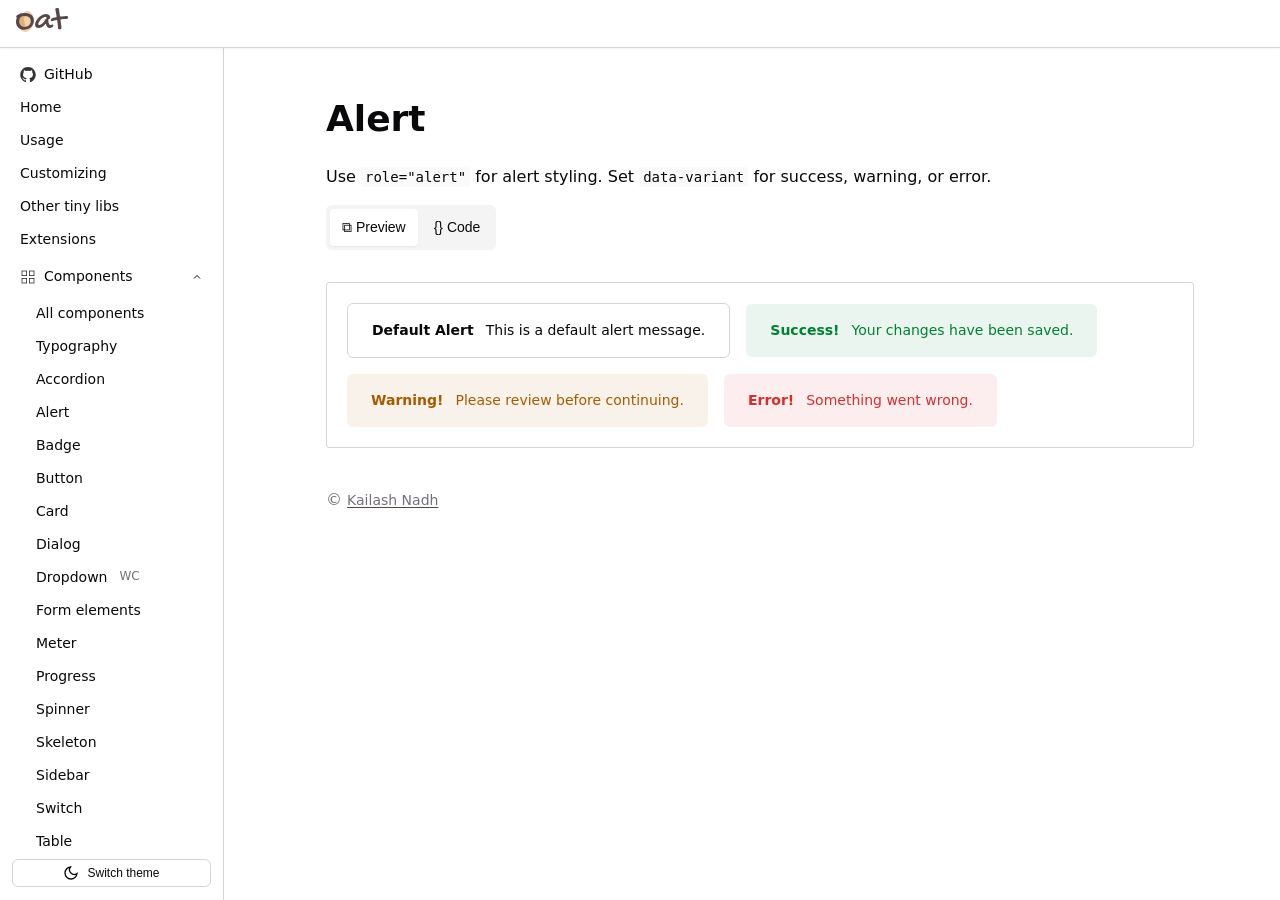
<file: components/alert/index.html>
<!DOCTYPE html>
<html lang="en">

<head>
  <meta charset="UTF-8">
  <meta name="viewport" content="width=device-width, initial-scale=1.0">
  <title>Alert - Oat UI</title>

  <meta property="og:image" content="https://oat.ink/thumb.png">
  <link rel="stylesheet" href="/oat.min.css">
  <link rel="icon" href="/favicon.svg" type="image/svg+xml" />

  <script>
    // Prevent FOUC - apply theme before rendering.
    (function() {
      var t = localStorage.getItem('theme') || (window.matchMedia('(prefers-color-scheme: dark)').matches ? 'dark' : 'light');
      document.documentElement.setAttribute('data-theme', t);
    })();
  </script>
  <script src="/oat.min.js" defer></script>
  <script src="/main.js"></script>
  <link href="/style.css" rel="stylesheet" />
</head>

<body data-sidebar-layout class="components-alert">
  <nav data-topnav>
    <div class="row">
      <div class="col-4 branding">
        <button data-sidebar-toggle aria-label="Toggle sidebar menu" class="small">
          <svg width="18" height="18" viewBox="0 0 24 24" fill="none" stroke="currentColor" stroke-width="2" stroke-linecap="round">
            <line x1="4" y1="7" x2="20" y2="7" />
            <line x1="4" y1="12" x2="20" y2="12" />
            <line x1="4" y1="17" x2="16" y2="17" />
          </svg>
        </button>

        <a href="/" class="favicon"><img src="/favicon.svg" alt="Oat UI" style="height: 24px;"></a>
        <a href="/" class="logo"><img src="/logo.svg" alt="Oat UI" style="height: 24px;"></a>
      </div>
    </div>
  </nav>

  <aside data-sidebar class="main-sidebar">
    <nav>
      <ul>
        <li><a href="https://github.com/knadh/oat"><img src="/github.svg" alt="GitHub icon" /> GitHub</a></li>
        <li><a href="/">Home</a></li>
        <li><a href="/usage/">Usage</a></li>
        <li><a href="/customizing/">Customizing</a></li>
        <li><a href="/other-libs/">Other tiny libs</a></li>
        <li><a href="/extensions/">Extensions</a></li>
        <li>
          <details open>
            <summary>
              <svg width="16" height="16" viewBox="0 0 24 24" fill="none" stroke="currentColor" stroke-width="1">
                <rect x="3" y="3" width="7" height="7" />
                <rect x="14" y="3" width="7" height="7" />
                <rect x="14" y="14" width="7" height="7" />
                <rect x="3" y="14" width="7" height="7" />
              </svg>
              Components
            </summary>
            <ul>
              <li><a href="/components">All components</a></li>
              
              
              <li><a href="/components/#typography">Typography
                </a></li>
              
              <li><a href="/components/#accordion">Accordion
                </a></li>
              
              <li><a href="/components/#alert">Alert
                </a></li>
              
              <li><a href="/components/#badge">Badge
                </a></li>
              
              <li><a href="/components/#button">Button
                </a></li>
              
              <li><a href="/components/#card">Card
                </a></li>
              
              <li><a href="/components/#dialog">Dialog
                </a></li>
              
              <li><a href="/components/#dropdown">Dropdown
                <sup title="WebComponent">WC</sup></a></li>
              
              <li><a href="/components/#form">Form elements
                </a></li>
              
              <li><a href="/components/#meter">Meter
                </a></li>
              
              <li><a href="/components/#progress">Progress
                </a></li>
              
              <li><a href="/components/#spinner">Spinner
                </a></li>
              
              <li><a href="/components/#skeleton">Skeleton
                </a></li>
              
              <li><a href="/components/#sidebar">Sidebar
                </a></li>
              
              <li><a href="/components/#switch">Switch
                </a></li>
              
              <li><a href="/components/#table">Table
                </a></li>
              
              <li><a href="/components/#tabs">Tabs
                <sup title="WebComponent">WC</sup></a></li>
              
              <li><a href="/components/#tooltip">Tooltip
                </a></li>
              
              <li><a href="/components/#toast">Toast
                </a></li>
              
              <li><a href="/components/#grid">Grid
                </a></li>
              
              <li><a href="/components/#utilities">Utils and helpers
                </a></li>
              
            </ul>
          </details>
        </li>
      </ul>
    </nav>
    <footer>
      <button class="outline small" onclick="toggleTheme()">
        <svg width="16" height="16" viewBox="0 0 24 24" fill="none" stroke="currentColor" stroke-width="2" class="icon-light">
          <circle cx="12" cy="12" r="5"/>
          <line x1="12" y1="1" x2="12" y2="3"/><line x1="12" y1="21" x2="12" y2="23"/>
          <line x1="4.22" y1="4.22" x2="5.64" y2="5.64"/><line x1="18.36" y1="18.36" x2="19.78" y2="19.78"/>
          <line x1="1" y1="12" x2="3" y2="12"/><line x1="21" y1="12" x2="23" y2="12"/>
          <line x1="4.22" y1="19.78" x2="5.64" y2="18.36"/><line x1="18.36" y1="5.64" x2="19.78" y2="4.22"/>
        </svg>

        <svg width="16" height="16" viewBox="0 0 24 24" fill="none" stroke="currentColor" stroke-width="2" class="icon-dark">
          <path d="M21 12.79A9 9 0 1 1 11.21 3 7 7 0 0 0 21 12.79z"/>
        </svg>

        Switch theme
      </button>
    </footer>
  </aside>

  <main class="wrap">
    <div class="container">
      
<h1>Alert</h1>
<p>Use <code>role="alert"</code> for alert styling. Set <code>data-variant</code> for success, warning, or error.</p>
<div class="ot-demo">
<pre data-lang="html" style="background-color:#2b2c2f;color:#cccece;" class="language-html "><code class="language-html" data-lang="html"><span style="color:#5fb3b3;">&lt;</span><span style="color:#eb606b;">div </span><span style="color:#bb80b3;">role</span><span style="color:#5fb3b3;">=&quot;</span><span style="color:#99c794;">alert</span><span style="color:#5fb3b3;">&quot;&gt;
</span><span>  </span><span style="color:#5fb3b3;">&lt;</span><span style="color:#eb606b;">strong</span><span style="color:#5fb3b3;">&gt;</span><span>Default Alert</span><span style="color:#5fb3b3;">&lt;/</span><span style="color:#eb606b;">strong</span><span style="color:#5fb3b3;">&gt;</span><span> This is a default alert message.
</span><span style="color:#5fb3b3;">&lt;/</span><span style="color:#eb606b;">div</span><span style="color:#5fb3b3;">&gt;
</span><span>
</span><span style="color:#5fb3b3;">&lt;</span><span style="color:#eb606b;">div </span><span style="color:#bb80b3;">role</span><span style="color:#5fb3b3;">=&quot;</span><span style="color:#99c794;">alert</span><span style="color:#5fb3b3;">&quot; </span><span style="color:#bb80b3;">data-variant</span><span style="color:#5fb3b3;">=&quot;</span><span style="color:#99c794;">success</span><span style="color:#5fb3b3;">&quot;&gt;
</span><span>  </span><span style="color:#5fb3b3;">&lt;</span><span style="color:#eb606b;">strong</span><span style="color:#5fb3b3;">&gt;</span><span>Success!</span><span style="color:#5fb3b3;">&lt;/</span><span style="color:#eb606b;">strong</span><span style="color:#5fb3b3;">&gt;</span><span> Your changes have been saved.
</span><span style="color:#5fb3b3;">&lt;/</span><span style="color:#eb606b;">div</span><span style="color:#5fb3b3;">&gt;
</span><span>
</span><span style="color:#5fb3b3;">&lt;</span><span style="color:#eb606b;">div </span><span style="color:#bb80b3;">role</span><span style="color:#5fb3b3;">=&quot;</span><span style="color:#99c794;">alert</span><span style="color:#5fb3b3;">&quot; </span><span style="color:#bb80b3;">data-variant</span><span style="color:#5fb3b3;">=&quot;</span><span style="color:#99c794;">warning</span><span style="color:#5fb3b3;">&quot;&gt;
</span><span>  </span><span style="color:#5fb3b3;">&lt;</span><span style="color:#eb606b;">strong</span><span style="color:#5fb3b3;">&gt;</span><span>Warning!</span><span style="color:#5fb3b3;">&lt;/</span><span style="color:#eb606b;">strong</span><span style="color:#5fb3b3;">&gt;</span><span> Please review before continuing.
</span><span style="color:#5fb3b3;">&lt;/</span><span style="color:#eb606b;">div</span><span style="color:#5fb3b3;">&gt;
</span><span>
</span><span style="color:#5fb3b3;">&lt;</span><span style="color:#eb606b;">div </span><span style="color:#bb80b3;">role</span><span style="color:#5fb3b3;">=&quot;</span><span style="color:#99c794;">alert</span><span style="color:#5fb3b3;">&quot; </span><span style="color:#bb80b3;">data-variant</span><span style="color:#5fb3b3;">=&quot;</span><span style="color:#99c794;">error</span><span style="color:#5fb3b3;">&quot;&gt;
</span><span>  </span><span style="color:#5fb3b3;">&lt;</span><span style="color:#eb606b;">strong</span><span style="color:#5fb3b3;">&gt;</span><span>Error!</span><span style="color:#5fb3b3;">&lt;/</span><span style="color:#eb606b;">strong</span><span style="color:#5fb3b3;">&gt;</span><span> Something went wrong.
</span><span style="color:#5fb3b3;">&lt;/</span><span style="color:#eb606b;">div</span><span style="color:#5fb3b3;">&gt;
</span></code></pre>

</div>



      <footer class="footer text-light">&copy; <a href="https://nadh.in"><small class="text-light">Kailash Nadh</small></a></footer>
    </div>
  </main>
</body>
</html>
</file>
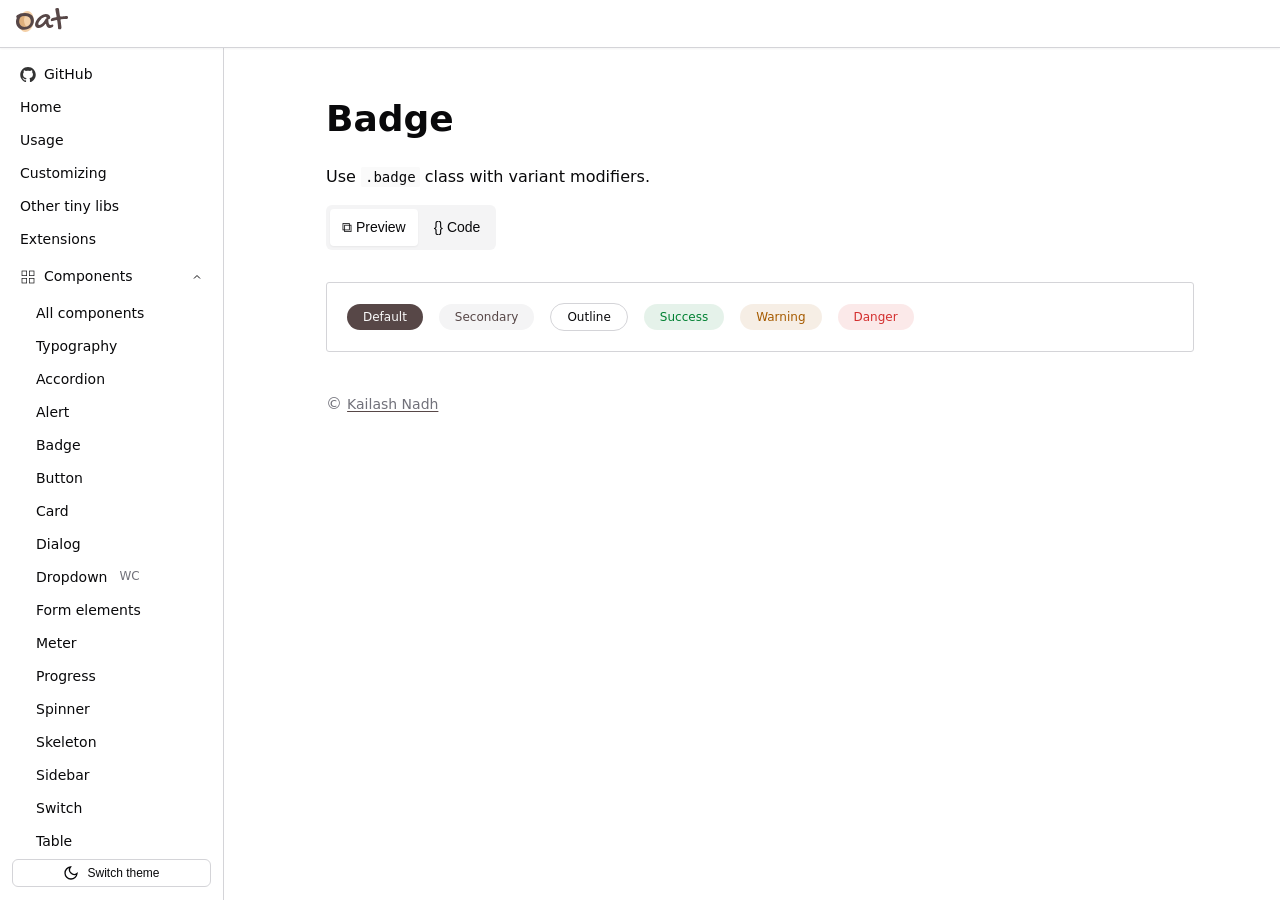
<file: components/badge/index.html>
<!DOCTYPE html>
<html lang="en">

<head>
  <meta charset="UTF-8">
  <meta name="viewport" content="width=device-width, initial-scale=1.0">
  <title>Badge - Oat UI</title>

  <meta property="og:image" content="https://oat.ink/thumb.png">
  <link rel="stylesheet" href="/oat.min.css">
  <link rel="icon" href="/favicon.svg" type="image/svg+xml" />

  <script>
    // Prevent FOUC - apply theme before rendering.
    (function() {
      var t = localStorage.getItem('theme') || (window.matchMedia('(prefers-color-scheme: dark)').matches ? 'dark' : 'light');
      document.documentElement.setAttribute('data-theme', t);
    })();
  </script>
  <script src="/oat.min.js" defer></script>
  <script src="/main.js"></script>
  <link href="/style.css" rel="stylesheet" />
</head>

<body data-sidebar-layout class="components-badge">
  <nav data-topnav>
    <div class="row">
      <div class="col-4 branding">
        <button data-sidebar-toggle aria-label="Toggle sidebar menu" class="small">
          <svg width="18" height="18" viewBox="0 0 24 24" fill="none" stroke="currentColor" stroke-width="2" stroke-linecap="round">
            <line x1="4" y1="7" x2="20" y2="7" />
            <line x1="4" y1="12" x2="20" y2="12" />
            <line x1="4" y1="17" x2="16" y2="17" />
          </svg>
        </button>

        <a href="/" class="favicon"><img src="/favicon.svg" alt="Oat UI" style="height: 24px;"></a>
        <a href="/" class="logo"><img src="/logo.svg" alt="Oat UI" style="height: 24px;"></a>
      </div>
    </div>
  </nav>

  <aside data-sidebar class="main-sidebar">
    <nav>
      <ul>
        <li><a href="https://github.com/knadh/oat"><img src="/github.svg" alt="GitHub icon" /> GitHub</a></li>
        <li><a href="/">Home</a></li>
        <li><a href="/usage/">Usage</a></li>
        <li><a href="/customizing/">Customizing</a></li>
        <li><a href="/other-libs/">Other tiny libs</a></li>
        <li><a href="/extensions/">Extensions</a></li>
        <li>
          <details open>
            <summary>
              <svg width="16" height="16" viewBox="0 0 24 24" fill="none" stroke="currentColor" stroke-width="1">
                <rect x="3" y="3" width="7" height="7" />
                <rect x="14" y="3" width="7" height="7" />
                <rect x="14" y="14" width="7" height="7" />
                <rect x="3" y="14" width="7" height="7" />
              </svg>
              Components
            </summary>
            <ul>
              <li><a href="/components">All components</a></li>
              
              
              <li><a href="/components/#typography">Typography
                </a></li>
              
              <li><a href="/components/#accordion">Accordion
                </a></li>
              
              <li><a href="/components/#alert">Alert
                </a></li>
              
              <li><a href="/components/#badge">Badge
                </a></li>
              
              <li><a href="/components/#button">Button
                </a></li>
              
              <li><a href="/components/#card">Card
                </a></li>
              
              <li><a href="/components/#dialog">Dialog
                </a></li>
              
              <li><a href="/components/#dropdown">Dropdown
                <sup title="WebComponent">WC</sup></a></li>
              
              <li><a href="/components/#form">Form elements
                </a></li>
              
              <li><a href="/components/#meter">Meter
                </a></li>
              
              <li><a href="/components/#progress">Progress
                </a></li>
              
              <li><a href="/components/#spinner">Spinner
                </a></li>
              
              <li><a href="/components/#skeleton">Skeleton
                </a></li>
              
              <li><a href="/components/#sidebar">Sidebar
                </a></li>
              
              <li><a href="/components/#switch">Switch
                </a></li>
              
              <li><a href="/components/#table">Table
                </a></li>
              
              <li><a href="/components/#tabs">Tabs
                <sup title="WebComponent">WC</sup></a></li>
              
              <li><a href="/components/#tooltip">Tooltip
                </a></li>
              
              <li><a href="/components/#toast">Toast
                </a></li>
              
              <li><a href="/components/#grid">Grid
                </a></li>
              
              <li><a href="/components/#utilities">Utils and helpers
                </a></li>
              
            </ul>
          </details>
        </li>
      </ul>
    </nav>
    <footer>
      <button class="outline small" onclick="toggleTheme()">
        <svg width="16" height="16" viewBox="0 0 24 24" fill="none" stroke="currentColor" stroke-width="2" class="icon-light">
          <circle cx="12" cy="12" r="5"/>
          <line x1="12" y1="1" x2="12" y2="3"/><line x1="12" y1="21" x2="12" y2="23"/>
          <line x1="4.22" y1="4.22" x2="5.64" y2="5.64"/><line x1="18.36" y1="18.36" x2="19.78" y2="19.78"/>
          <line x1="1" y1="12" x2="3" y2="12"/><line x1="21" y1="12" x2="23" y2="12"/>
          <line x1="4.22" y1="19.78" x2="5.64" y2="18.36"/><line x1="18.36" y1="5.64" x2="19.78" y2="4.22"/>
        </svg>

        <svg width="16" height="16" viewBox="0 0 24 24" fill="none" stroke="currentColor" stroke-width="2" class="icon-dark">
          <path d="M21 12.79A9 9 0 1 1 11.21 3 7 7 0 0 0 21 12.79z"/>
        </svg>

        Switch theme
      </button>
    </footer>
  </aside>

  <main class="wrap">
    <div class="container">
      
<h1>Badge</h1>
<p>Use <code>.badge</code> class with variant modifiers.</p>
<div class="ot-demo">
<pre data-lang="html" style="background-color:#2b2c2f;color:#cccece;" class="language-html "><code class="language-html" data-lang="html"><span style="color:#5fb3b3;">&lt;</span><span style="color:#eb606b;">span </span><span style="color:#bb80b3;">class</span><span style="color:#5fb3b3;">=&quot;</span><span style="color:#99c794;">badge</span><span style="color:#5fb3b3;">&quot;&gt;</span><span>Default</span><span style="color:#5fb3b3;">&lt;/</span><span style="color:#eb606b;">span</span><span style="color:#5fb3b3;">&gt;
</span><span style="color:#5fb3b3;">&lt;</span><span style="color:#eb606b;">span </span><span style="color:#bb80b3;">class</span><span style="color:#5fb3b3;">=&quot;</span><span style="color:#99c794;">badge secondary</span><span style="color:#5fb3b3;">&quot;&gt;</span><span>Secondary</span><span style="color:#5fb3b3;">&lt;/</span><span style="color:#eb606b;">span</span><span style="color:#5fb3b3;">&gt;
</span><span style="color:#5fb3b3;">&lt;</span><span style="color:#eb606b;">span </span><span style="color:#bb80b3;">class</span><span style="color:#5fb3b3;">=&quot;</span><span style="color:#99c794;">badge outline</span><span style="color:#5fb3b3;">&quot;&gt;</span><span>Outline</span><span style="color:#5fb3b3;">&lt;/</span><span style="color:#eb606b;">span</span><span style="color:#5fb3b3;">&gt;
</span><span style="color:#5fb3b3;">&lt;</span><span style="color:#eb606b;">span </span><span style="color:#bb80b3;">class</span><span style="color:#5fb3b3;">=&quot;</span><span style="color:#99c794;">badge success</span><span style="color:#5fb3b3;">&quot;&gt;</span><span>Success</span><span style="color:#5fb3b3;">&lt;/</span><span style="color:#eb606b;">span</span><span style="color:#5fb3b3;">&gt;
</span><span style="color:#5fb3b3;">&lt;</span><span style="color:#eb606b;">span </span><span style="color:#bb80b3;">class</span><span style="color:#5fb3b3;">=&quot;</span><span style="color:#99c794;">badge warning</span><span style="color:#5fb3b3;">&quot;&gt;</span><span>Warning</span><span style="color:#5fb3b3;">&lt;/</span><span style="color:#eb606b;">span</span><span style="color:#5fb3b3;">&gt;
</span><span style="color:#5fb3b3;">&lt;</span><span style="color:#eb606b;">span </span><span style="color:#bb80b3;">class</span><span style="color:#5fb3b3;">=&quot;</span><span style="color:#99c794;">badge danger</span><span style="color:#5fb3b3;">&quot;&gt;</span><span>Danger</span><span style="color:#5fb3b3;">&lt;/</span><span style="color:#eb606b;">span</span><span style="color:#5fb3b3;">&gt;
</span></code></pre>

</div>



      <footer class="footer text-light">&copy; <a href="https://nadh.in"><small class="text-light">Kailash Nadh</small></a></footer>
    </div>
  </main>
</body>
</html>
</file>
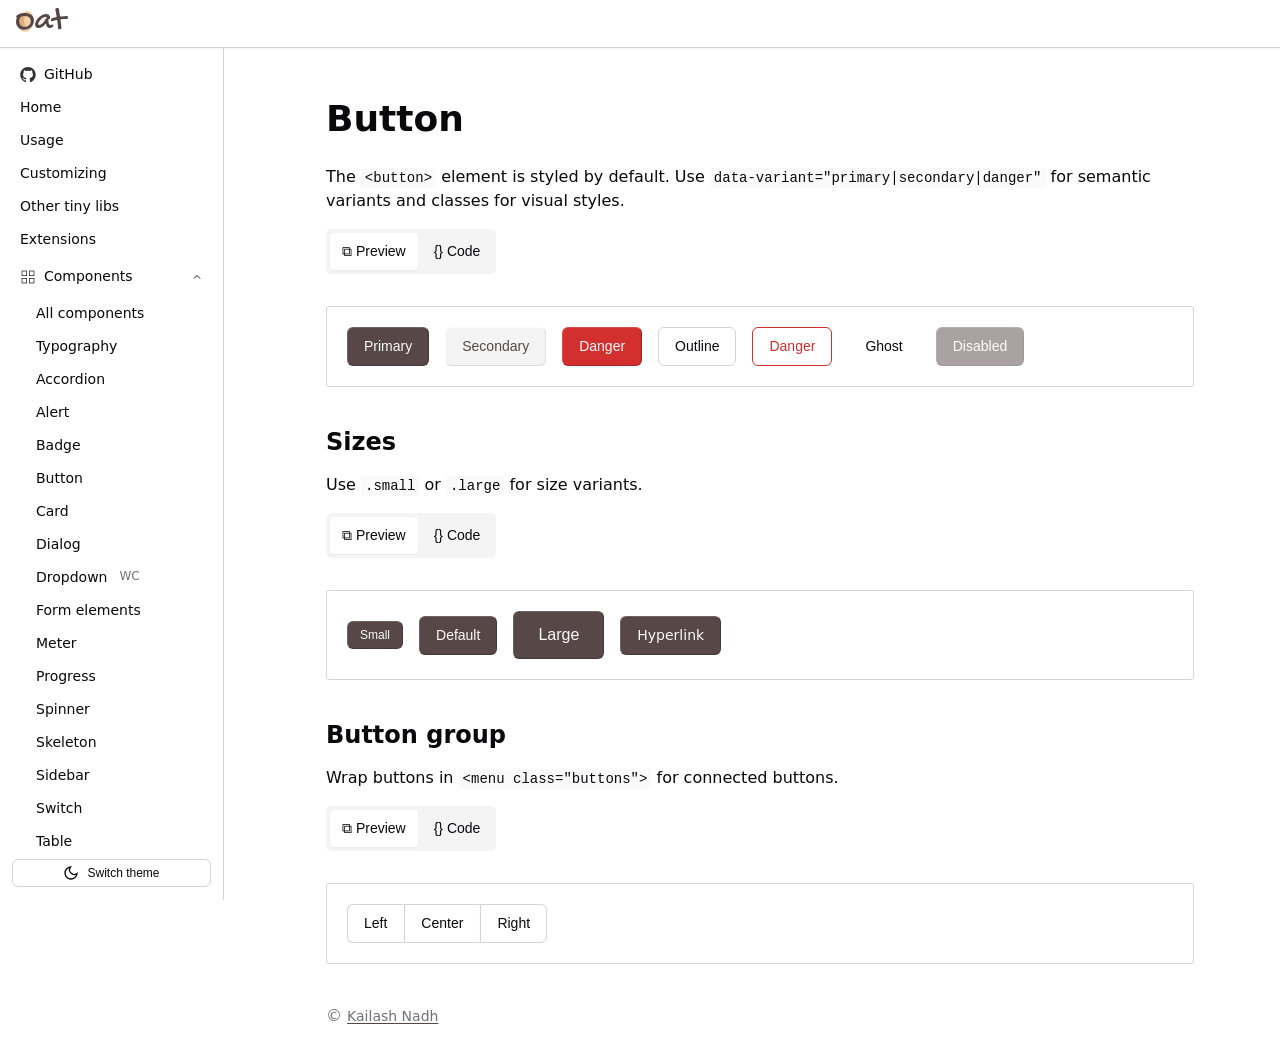
<file: components/button/index.html>
<!DOCTYPE html>
<html lang="en">

<head>
  <meta charset="UTF-8">
  <meta name="viewport" content="width=device-width, initial-scale=1.0">
  <title>Button - Oat UI</title>

  <meta property="og:image" content="https://oat.ink/thumb.png">
  <link rel="stylesheet" href="/oat.min.css">
  <link rel="icon" href="/favicon.svg" type="image/svg+xml" />

  <script>
    // Prevent FOUC - apply theme before rendering.
    (function() {
      var t = localStorage.getItem('theme') || (window.matchMedia('(prefers-color-scheme: dark)').matches ? 'dark' : 'light');
      document.documentElement.setAttribute('data-theme', t);
    })();
  </script>
  <script src="/oat.min.js" defer></script>
  <script src="/main.js"></script>
  <link href="/style.css" rel="stylesheet" />
</head>

<body data-sidebar-layout class="components-button">
  <nav data-topnav>
    <div class="row">
      <div class="col-4 branding">
        <button data-sidebar-toggle aria-label="Toggle sidebar menu" class="small">
          <svg width="18" height="18" viewBox="0 0 24 24" fill="none" stroke="currentColor" stroke-width="2" stroke-linecap="round">
            <line x1="4" y1="7" x2="20" y2="7" />
            <line x1="4" y1="12" x2="20" y2="12" />
            <line x1="4" y1="17" x2="16" y2="17" />
          </svg>
        </button>

        <a href="/" class="favicon"><img src="/favicon.svg" alt="Oat UI" style="height: 24px;"></a>
        <a href="/" class="logo"><img src="/logo.svg" alt="Oat UI" style="height: 24px;"></a>
      </div>
    </div>
  </nav>

  <aside data-sidebar class="main-sidebar">
    <nav>
      <ul>
        <li><a href="https://github.com/knadh/oat"><img src="/github.svg" alt="GitHub icon" /> GitHub</a></li>
        <li><a href="/">Home</a></li>
        <li><a href="/usage/">Usage</a></li>
        <li><a href="/customizing/">Customizing</a></li>
        <li><a href="/other-libs/">Other tiny libs</a></li>
        <li><a href="/extensions/">Extensions</a></li>
        <li>
          <details open>
            <summary>
              <svg width="16" height="16" viewBox="0 0 24 24" fill="none" stroke="currentColor" stroke-width="1">
                <rect x="3" y="3" width="7" height="7" />
                <rect x="14" y="3" width="7" height="7" />
                <rect x="14" y="14" width="7" height="7" />
                <rect x="3" y="14" width="7" height="7" />
              </svg>
              Components
            </summary>
            <ul>
              <li><a href="/components">All components</a></li>
              
              
              <li><a href="/components/#typography">Typography
                </a></li>
              
              <li><a href="/components/#accordion">Accordion
                </a></li>
              
              <li><a href="/components/#alert">Alert
                </a></li>
              
              <li><a href="/components/#badge">Badge
                </a></li>
              
              <li><a href="/components/#button">Button
                </a></li>
              
              <li><a href="/components/#card">Card
                </a></li>
              
              <li><a href="/components/#dialog">Dialog
                </a></li>
              
              <li><a href="/components/#dropdown">Dropdown
                <sup title="WebComponent">WC</sup></a></li>
              
              <li><a href="/components/#form">Form elements
                </a></li>
              
              <li><a href="/components/#meter">Meter
                </a></li>
              
              <li><a href="/components/#progress">Progress
                </a></li>
              
              <li><a href="/components/#spinner">Spinner
                </a></li>
              
              <li><a href="/components/#skeleton">Skeleton
                </a></li>
              
              <li><a href="/components/#sidebar">Sidebar
                </a></li>
              
              <li><a href="/components/#switch">Switch
                </a></li>
              
              <li><a href="/components/#table">Table
                </a></li>
              
              <li><a href="/components/#tabs">Tabs
                <sup title="WebComponent">WC</sup></a></li>
              
              <li><a href="/components/#tooltip">Tooltip
                </a></li>
              
              <li><a href="/components/#toast">Toast
                </a></li>
              
              <li><a href="/components/#grid">Grid
                </a></li>
              
              <li><a href="/components/#utilities">Utils and helpers
                </a></li>
              
            </ul>
          </details>
        </li>
      </ul>
    </nav>
    <footer>
      <button class="outline small" onclick="toggleTheme()">
        <svg width="16" height="16" viewBox="0 0 24 24" fill="none" stroke="currentColor" stroke-width="2" class="icon-light">
          <circle cx="12" cy="12" r="5"/>
          <line x1="12" y1="1" x2="12" y2="3"/><line x1="12" y1="21" x2="12" y2="23"/>
          <line x1="4.22" y1="4.22" x2="5.64" y2="5.64"/><line x1="18.36" y1="18.36" x2="19.78" y2="19.78"/>
          <line x1="1" y1="12" x2="3" y2="12"/><line x1="21" y1="12" x2="23" y2="12"/>
          <line x1="4.22" y1="19.78" x2="5.64" y2="18.36"/><line x1="18.36" y1="5.64" x2="19.78" y2="4.22"/>
        </svg>

        <svg width="16" height="16" viewBox="0 0 24 24" fill="none" stroke="currentColor" stroke-width="2" class="icon-dark">
          <path d="M21 12.79A9 9 0 1 1 11.21 3 7 7 0 0 0 21 12.79z"/>
        </svg>

        Switch theme
      </button>
    </footer>
  </aside>

  <main class="wrap">
    <div class="container">
      
<h1>Button</h1>
<p>The <code>&lt;button&gt;</code> element is styled by default. Use <code>data-variant="primary|secondary|danger"</code> for semantic variants and classes for visual styles.</p>
<div class="ot-demo">
<pre data-lang="html" style="background-color:#2b2c2f;color:#cccece;" class="language-html "><code class="language-html" data-lang="html"><span style="color:#5fb3b3;">&lt;</span><span style="color:#eb606b;">button</span><span style="color:#5fb3b3;">&gt;</span><span>Primary</span><span style="color:#5fb3b3;">&lt;/</span><span style="color:#eb606b;">button</span><span style="color:#5fb3b3;">&gt;
</span><span style="color:#5fb3b3;">&lt;</span><span style="color:#eb606b;">button </span><span style="color:#bb80b3;">data-variant</span><span style="color:#5fb3b3;">=&quot;</span><span style="color:#99c794;">secondary</span><span style="color:#5fb3b3;">&quot;&gt;</span><span>Secondary</span><span style="color:#5fb3b3;">&lt;/</span><span style="color:#eb606b;">button</span><span style="color:#5fb3b3;">&gt;
</span><span style="color:#5fb3b3;">&lt;</span><span style="color:#eb606b;">button </span><span style="color:#bb80b3;">data-variant</span><span style="color:#5fb3b3;">=&quot;</span><span style="color:#99c794;">danger</span><span style="color:#5fb3b3;">&quot;&gt;</span><span>Danger</span><span style="color:#5fb3b3;">&lt;/</span><span style="color:#eb606b;">button</span><span style="color:#5fb3b3;">&gt;
</span><span style="color:#5fb3b3;">&lt;</span><span style="color:#eb606b;">button </span><span style="color:#bb80b3;">class</span><span style="color:#5fb3b3;">=&quot;</span><span style="color:#99c794;">outline</span><span style="color:#5fb3b3;">&quot;&gt;</span><span>Outline</span><span style="color:#5fb3b3;">&lt;/</span><span style="color:#eb606b;">button</span><span style="color:#5fb3b3;">&gt;
</span><span style="color:#5fb3b3;">&lt;</span><span style="color:#eb606b;">button </span><span style="color:#bb80b3;">data-variant</span><span style="color:#5fb3b3;">=&quot;</span><span style="color:#99c794;">danger</span><span style="color:#5fb3b3;">&quot; </span><span style="color:#bb80b3;">class</span><span style="color:#5fb3b3;">=&quot;</span><span style="color:#99c794;">outline</span><span style="color:#5fb3b3;">&quot;&gt;</span><span>Danger</span><span style="color:#5fb3b3;">&lt;/</span><span style="color:#eb606b;">button</span><span style="color:#5fb3b3;">&gt;
</span><span style="color:#5fb3b3;">&lt;</span><span style="color:#eb606b;">button </span><span style="color:#bb80b3;">class</span><span style="color:#5fb3b3;">=&quot;</span><span style="color:#99c794;">ghost</span><span style="color:#5fb3b3;">&quot;&gt;</span><span>Ghost</span><span style="color:#5fb3b3;">&lt;/</span><span style="color:#eb606b;">button</span><span style="color:#5fb3b3;">&gt;
</span><span style="color:#5fb3b3;">&lt;</span><span style="color:#eb606b;">button </span><span style="color:#bb80b3;">disabled</span><span style="color:#5fb3b3;">&gt;</span><span>Disabled</span><span style="color:#5fb3b3;">&lt;/</span><span style="color:#eb606b;">button</span><span style="color:#5fb3b3;">&gt;
</span></code></pre>

</div>
<h3 id="sizes">Sizes</h3>
<p>Use <code>.small</code> or <code>.large</code> for size variants.</p>
<div class="ot-demo">
<pre data-lang="html" style="background-color:#2b2c2f;color:#cccece;" class="language-html "><code class="language-html" data-lang="html"><span style="color:#5fb3b3;">&lt;</span><span style="color:#eb606b;">button </span><span style="color:#bb80b3;">class</span><span style="color:#5fb3b3;">=&quot;</span><span style="color:#99c794;">small</span><span style="color:#5fb3b3;">&quot;&gt;</span><span>Small</span><span style="color:#5fb3b3;">&lt;/</span><span style="color:#eb606b;">button</span><span style="color:#5fb3b3;">&gt;
</span><span style="color:#5fb3b3;">&lt;</span><span style="color:#eb606b;">button</span><span style="color:#5fb3b3;">&gt;</span><span>Default</span><span style="color:#5fb3b3;">&lt;/</span><span style="color:#eb606b;">button</span><span style="color:#5fb3b3;">&gt;
</span><span style="color:#5fb3b3;">&lt;</span><span style="color:#eb606b;">button </span><span style="color:#bb80b3;">class</span><span style="color:#5fb3b3;">=&quot;</span><span style="color:#99c794;">large</span><span style="color:#5fb3b3;">&quot;&gt;</span><span>Large</span><span style="color:#5fb3b3;">&lt;/</span><span style="color:#eb606b;">button</span><span style="color:#5fb3b3;">&gt;
</span><span style="color:#5fb3b3;">&lt;</span><span style="color:#eb606b;">a </span><span style="color:#bb80b3;">href</span><span style="color:#5fb3b3;">=&quot;</span><span style="color:#99c794;">#button</span><span style="color:#5fb3b3;">&quot; </span><span style="color:#bb80b3;">class</span><span style="color:#5fb3b3;">=&quot;</span><span style="color:#99c794;">button</span><span style="color:#5fb3b3;">&quot;&gt;</span><span>Hyperlink</span><span style="color:#5fb3b3;">&lt;/</span><span style="color:#eb606b;">a</span><span style="color:#5fb3b3;">&gt;
</span></code></pre>

</div>
<h3 id="button-group">Button group</h3>
<p>Wrap buttons in <code>&lt;menu class="buttons"&gt;</code> for connected buttons.</p>
<div class="ot-demo">
<pre data-lang="html" style="background-color:#2b2c2f;color:#cccece;" class="language-html "><code class="language-html" data-lang="html"><span style="color:#5fb3b3;">&lt;</span><span style="color:#eb606b;">menu </span><span style="color:#bb80b3;">class</span><span style="color:#5fb3b3;">=&quot;</span><span style="color:#99c794;">buttons</span><span style="color:#5fb3b3;">&quot;&gt;
</span><span>  </span><span style="color:#5fb3b3;">&lt;</span><span style="color:#eb606b;">button </span><span style="color:#bb80b3;">class</span><span style="color:#5fb3b3;">=&quot;</span><span style="color:#99c794;">outline</span><span style="color:#5fb3b3;">&quot;&gt;</span><span>Left</span><span style="color:#5fb3b3;">&lt;/</span><span style="color:#eb606b;">button</span><span style="color:#5fb3b3;">&gt;
</span><span>  </span><span style="color:#5fb3b3;">&lt;</span><span style="color:#eb606b;">button </span><span style="color:#bb80b3;">class</span><span style="color:#5fb3b3;">=&quot;</span><span style="color:#99c794;">outline</span><span style="color:#5fb3b3;">&quot;&gt;</span><span>Center</span><span style="color:#5fb3b3;">&lt;/</span><span style="color:#eb606b;">button</span><span style="color:#5fb3b3;">&gt;
</span><span>  </span><span style="color:#5fb3b3;">&lt;</span><span style="color:#eb606b;">button </span><span style="color:#bb80b3;">class</span><span style="color:#5fb3b3;">=&quot;</span><span style="color:#99c794;">outline</span><span style="color:#5fb3b3;">&quot;&gt;</span><span>Right</span><span style="color:#5fb3b3;">&lt;/</span><span style="color:#eb606b;">button</span><span style="color:#5fb3b3;">&gt;
</span><span style="color:#5fb3b3;">&lt;/</span><span style="color:#eb606b;">menu</span><span style="color:#5fb3b3;">&gt;
</span></code></pre>

</div>



      <footer class="footer text-light">&copy; <a href="https://nadh.in"><small class="text-light">Kailash Nadh</small></a></footer>
    </div>
  </main>
</body>
</html>
</file>
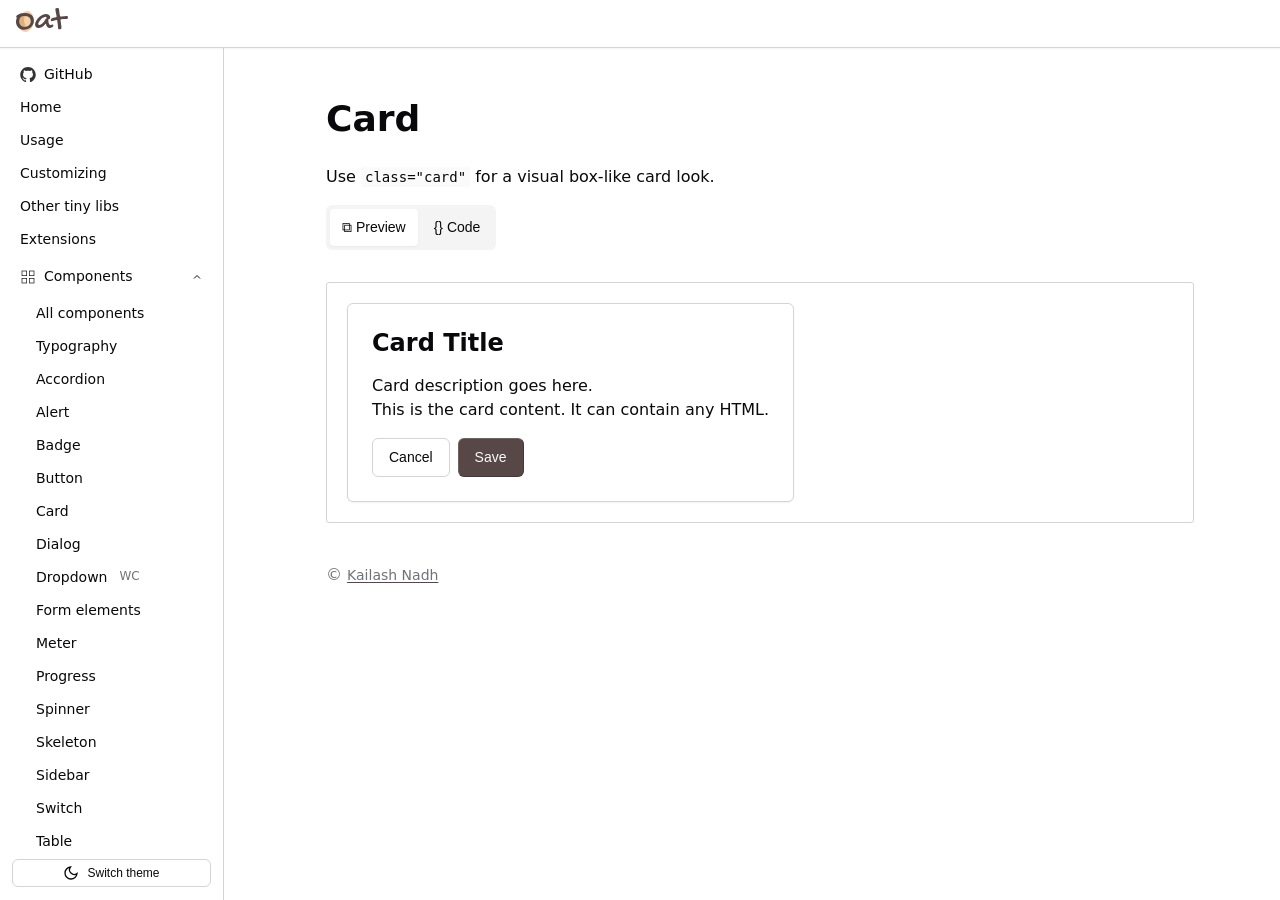
<file: components/card/index.html>
<!DOCTYPE html>
<html lang="en">

<head>
  <meta charset="UTF-8">
  <meta name="viewport" content="width=device-width, initial-scale=1.0">
  <title>Card - Oat UI</title>

  <meta property="og:image" content="https://oat.ink/thumb.png">
  <link rel="stylesheet" href="/oat.min.css">
  <link rel="icon" href="/favicon.svg" type="image/svg+xml" />

  <script>
    // Prevent FOUC - apply theme before rendering.
    (function() {
      var t = localStorage.getItem('theme') || (window.matchMedia('(prefers-color-scheme: dark)').matches ? 'dark' : 'light');
      document.documentElement.setAttribute('data-theme', t);
    })();
  </script>
  <script src="/oat.min.js" defer></script>
  <script src="/main.js"></script>
  <link href="/style.css" rel="stylesheet" />
</head>

<body data-sidebar-layout class="components-card">
  <nav data-topnav>
    <div class="row">
      <div class="col-4 branding">
        <button data-sidebar-toggle aria-label="Toggle sidebar menu" class="small">
          <svg width="18" height="18" viewBox="0 0 24 24" fill="none" stroke="currentColor" stroke-width="2" stroke-linecap="round">
            <line x1="4" y1="7" x2="20" y2="7" />
            <line x1="4" y1="12" x2="20" y2="12" />
            <line x1="4" y1="17" x2="16" y2="17" />
          </svg>
        </button>

        <a href="/" class="favicon"><img src="/favicon.svg" alt="Oat UI" style="height: 24px;"></a>
        <a href="/" class="logo"><img src="/logo.svg" alt="Oat UI" style="height: 24px;"></a>
      </div>
    </div>
  </nav>

  <aside data-sidebar class="main-sidebar">
    <nav>
      <ul>
        <li><a href="https://github.com/knadh/oat"><img src="/github.svg" alt="GitHub icon" /> GitHub</a></li>
        <li><a href="/">Home</a></li>
        <li><a href="/usage/">Usage</a></li>
        <li><a href="/customizing/">Customizing</a></li>
        <li><a href="/other-libs/">Other tiny libs</a></li>
        <li><a href="/extensions/">Extensions</a></li>
        <li>
          <details open>
            <summary>
              <svg width="16" height="16" viewBox="0 0 24 24" fill="none" stroke="currentColor" stroke-width="1">
                <rect x="3" y="3" width="7" height="7" />
                <rect x="14" y="3" width="7" height="7" />
                <rect x="14" y="14" width="7" height="7" />
                <rect x="3" y="14" width="7" height="7" />
              </svg>
              Components
            </summary>
            <ul>
              <li><a href="/components">All components</a></li>
              
              
              <li><a href="/components/#typography">Typography
                </a></li>
              
              <li><a href="/components/#accordion">Accordion
                </a></li>
              
              <li><a href="/components/#alert">Alert
                </a></li>
              
              <li><a href="/components/#badge">Badge
                </a></li>
              
              <li><a href="/components/#button">Button
                </a></li>
              
              <li><a href="/components/#card">Card
                </a></li>
              
              <li><a href="/components/#dialog">Dialog
                </a></li>
              
              <li><a href="/components/#dropdown">Dropdown
                <sup title="WebComponent">WC</sup></a></li>
              
              <li><a href="/components/#form">Form elements
                </a></li>
              
              <li><a href="/components/#meter">Meter
                </a></li>
              
              <li><a href="/components/#progress">Progress
                </a></li>
              
              <li><a href="/components/#spinner">Spinner
                </a></li>
              
              <li><a href="/components/#skeleton">Skeleton
                </a></li>
              
              <li><a href="/components/#sidebar">Sidebar
                </a></li>
              
              <li><a href="/components/#switch">Switch
                </a></li>
              
              <li><a href="/components/#table">Table
                </a></li>
              
              <li><a href="/components/#tabs">Tabs
                <sup title="WebComponent">WC</sup></a></li>
              
              <li><a href="/components/#tooltip">Tooltip
                </a></li>
              
              <li><a href="/components/#toast">Toast
                </a></li>
              
              <li><a href="/components/#grid">Grid
                </a></li>
              
              <li><a href="/components/#utilities">Utils and helpers
                </a></li>
              
            </ul>
          </details>
        </li>
      </ul>
    </nav>
    <footer>
      <button class="outline small" onclick="toggleTheme()">
        <svg width="16" height="16" viewBox="0 0 24 24" fill="none" stroke="currentColor" stroke-width="2" class="icon-light">
          <circle cx="12" cy="12" r="5"/>
          <line x1="12" y1="1" x2="12" y2="3"/><line x1="12" y1="21" x2="12" y2="23"/>
          <line x1="4.22" y1="4.22" x2="5.64" y2="5.64"/><line x1="18.36" y1="18.36" x2="19.78" y2="19.78"/>
          <line x1="1" y1="12" x2="3" y2="12"/><line x1="21" y1="12" x2="23" y2="12"/>
          <line x1="4.22" y1="19.78" x2="5.64" y2="18.36"/><line x1="18.36" y1="5.64" x2="19.78" y2="4.22"/>
        </svg>

        <svg width="16" height="16" viewBox="0 0 24 24" fill="none" stroke="currentColor" stroke-width="2" class="icon-dark">
          <path d="M21 12.79A9 9 0 1 1 11.21 3 7 7 0 0 0 21 12.79z"/>
        </svg>

        Switch theme
      </button>
    </footer>
  </aside>

  <main class="wrap">
    <div class="container">
      
<h1>Card</h1>
<p>Use <code>class="card"</code> for a visual box-like card look.</p>
<div class="ot-demo">
<pre data-lang="html" style="background-color:#2b2c2f;color:#cccece;" class="language-html "><code class="language-html" data-lang="html"><span style="color:#5fb3b3;">&lt;</span><span style="color:#eb606b;">article </span><span style="color:#bb80b3;">class</span><span style="color:#5fb3b3;">=&quot;</span><span style="color:#99c794;">card</span><span style="color:#5fb3b3;">&quot;&gt;
</span><span>  </span><span style="color:#5fb3b3;">&lt;</span><span style="color:#eb606b;">header</span><span style="color:#5fb3b3;">&gt;
</span><span>    </span><span style="color:#5fb3b3;">&lt;</span><span style="color:#eb606b;">h3</span><span style="color:#5fb3b3;">&gt;</span><span>Card Title</span><span style="color:#5fb3b3;">&lt;/</span><span style="color:#eb606b;">h3</span><span style="color:#5fb3b3;">&gt;
</span><span>    </span><span style="color:#5fb3b3;">&lt;</span><span style="color:#eb606b;">p</span><span style="color:#5fb3b3;">&gt;</span><span>Card description goes here.</span><span style="color:#5fb3b3;">&lt;/</span><span style="color:#eb606b;">p</span><span style="color:#5fb3b3;">&gt;
</span><span>  </span><span style="color:#5fb3b3;">&lt;/</span><span style="color:#eb606b;">header</span><span style="color:#5fb3b3;">&gt;
</span><span>  </span><span style="color:#5fb3b3;">&lt;</span><span style="color:#eb606b;">p</span><span style="color:#5fb3b3;">&gt;</span><span>This is the card content. It can contain any HTML.</span><span style="color:#5fb3b3;">&lt;/</span><span style="color:#eb606b;">p</span><span style="color:#5fb3b3;">&gt;
</span><span>  </span><span style="color:#5fb3b3;">&lt;</span><span style="color:#eb606b;">footer </span><span style="color:#bb80b3;">class</span><span style="color:#5fb3b3;">=&quot;</span><span style="color:#99c794;">flex gap-2 mt-4</span><span style="color:#5fb3b3;">&quot;&gt;
</span><span>    </span><span style="color:#5fb3b3;">&lt;</span><span style="color:#eb606b;">button </span><span style="color:#bb80b3;">class</span><span style="color:#5fb3b3;">=&quot;</span><span style="color:#99c794;">outline</span><span style="color:#5fb3b3;">&quot;&gt;</span><span>Cancel</span><span style="color:#5fb3b3;">&lt;/</span><span style="color:#eb606b;">button</span><span style="color:#5fb3b3;">&gt;
</span><span>    </span><span style="color:#5fb3b3;">&lt;</span><span style="color:#eb606b;">button</span><span style="color:#5fb3b3;">&gt;</span><span>Save</span><span style="color:#5fb3b3;">&lt;/</span><span style="color:#eb606b;">button</span><span style="color:#5fb3b3;">&gt;
</span><span>  </span><span style="color:#5fb3b3;">&lt;/</span><span style="color:#eb606b;">footer</span><span style="color:#5fb3b3;">&gt;
</span><span style="color:#5fb3b3;">&lt;/</span><span style="color:#eb606b;">article</span><span style="color:#5fb3b3;">&gt;
</span></code></pre>

</div>



      <footer class="footer text-light">&copy; <a href="https://nadh.in"><small class="text-light">Kailash Nadh</small></a></footer>
    </div>
  </main>
</body>
</html>
</file>
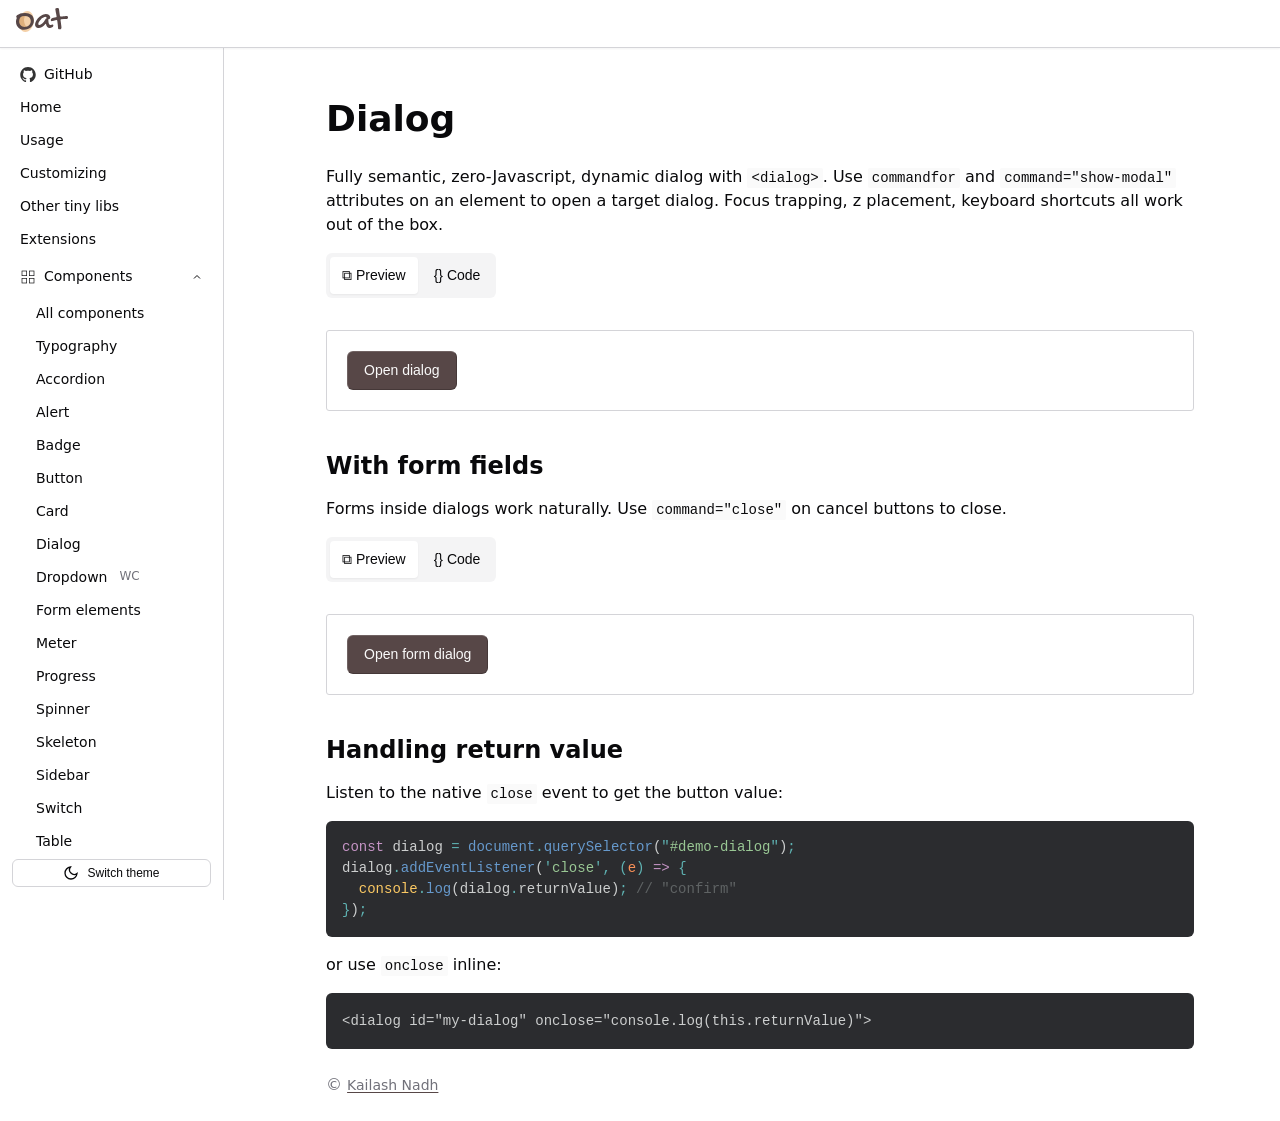
<file: components/dialog/index.html>
<!DOCTYPE html>
<html lang="en">

<head>
  <meta charset="UTF-8">
  <meta name="viewport" content="width=device-width, initial-scale=1.0">
  <title>Dialog - Oat UI</title>

  <meta property="og:image" content="https://oat.ink/thumb.png">
  <link rel="stylesheet" href="/oat.min.css">
  <link rel="icon" href="/favicon.svg" type="image/svg+xml" />

  <script>
    // Prevent FOUC - apply theme before rendering.
    (function() {
      var t = localStorage.getItem('theme') || (window.matchMedia('(prefers-color-scheme: dark)').matches ? 'dark' : 'light');
      document.documentElement.setAttribute('data-theme', t);
    })();
  </script>
  <script src="/oat.min.js" defer></script>
  <script src="/main.js"></script>
  <link href="/style.css" rel="stylesheet" />
</head>

<body data-sidebar-layout class="components-dialog">
  <nav data-topnav>
    <div class="row">
      <div class="col-4 branding">
        <button data-sidebar-toggle aria-label="Toggle sidebar menu" class="small">
          <svg width="18" height="18" viewBox="0 0 24 24" fill="none" stroke="currentColor" stroke-width="2" stroke-linecap="round">
            <line x1="4" y1="7" x2="20" y2="7" />
            <line x1="4" y1="12" x2="20" y2="12" />
            <line x1="4" y1="17" x2="16" y2="17" />
          </svg>
        </button>

        <a href="/" class="favicon"><img src="/favicon.svg" alt="Oat UI" style="height: 24px;"></a>
        <a href="/" class="logo"><img src="/logo.svg" alt="Oat UI" style="height: 24px;"></a>
      </div>
    </div>
  </nav>

  <aside data-sidebar class="main-sidebar">
    <nav>
      <ul>
        <li><a href="https://github.com/knadh/oat"><img src="/github.svg" alt="GitHub icon" /> GitHub</a></li>
        <li><a href="/">Home</a></li>
        <li><a href="/usage/">Usage</a></li>
        <li><a href="/customizing/">Customizing</a></li>
        <li><a href="/other-libs/">Other tiny libs</a></li>
        <li><a href="/extensions/">Extensions</a></li>
        <li>
          <details open>
            <summary>
              <svg width="16" height="16" viewBox="0 0 24 24" fill="none" stroke="currentColor" stroke-width="1">
                <rect x="3" y="3" width="7" height="7" />
                <rect x="14" y="3" width="7" height="7" />
                <rect x="14" y="14" width="7" height="7" />
                <rect x="3" y="14" width="7" height="7" />
              </svg>
              Components
            </summary>
            <ul>
              <li><a href="/components">All components</a></li>
              
              
              <li><a href="/components/#typography">Typography
                </a></li>
              
              <li><a href="/components/#accordion">Accordion
                </a></li>
              
              <li><a href="/components/#alert">Alert
                </a></li>
              
              <li><a href="/components/#badge">Badge
                </a></li>
              
              <li><a href="/components/#button">Button
                </a></li>
              
              <li><a href="/components/#card">Card
                </a></li>
              
              <li><a href="/components/#dialog">Dialog
                </a></li>
              
              <li><a href="/components/#dropdown">Dropdown
                <sup title="WebComponent">WC</sup></a></li>
              
              <li><a href="/components/#form">Form elements
                </a></li>
              
              <li><a href="/components/#meter">Meter
                </a></li>
              
              <li><a href="/components/#progress">Progress
                </a></li>
              
              <li><a href="/components/#spinner">Spinner
                </a></li>
              
              <li><a href="/components/#skeleton">Skeleton
                </a></li>
              
              <li><a href="/components/#sidebar">Sidebar
                </a></li>
              
              <li><a href="/components/#switch">Switch
                </a></li>
              
              <li><a href="/components/#table">Table
                </a></li>
              
              <li><a href="/components/#tabs">Tabs
                <sup title="WebComponent">WC</sup></a></li>
              
              <li><a href="/components/#tooltip">Tooltip
                </a></li>
              
              <li><a href="/components/#toast">Toast
                </a></li>
              
              <li><a href="/components/#grid">Grid
                </a></li>
              
              <li><a href="/components/#utilities">Utils and helpers
                </a></li>
              
            </ul>
          </details>
        </li>
      </ul>
    </nav>
    <footer>
      <button class="outline small" onclick="toggleTheme()">
        <svg width="16" height="16" viewBox="0 0 24 24" fill="none" stroke="currentColor" stroke-width="2" class="icon-light">
          <circle cx="12" cy="12" r="5"/>
          <line x1="12" y1="1" x2="12" y2="3"/><line x1="12" y1="21" x2="12" y2="23"/>
          <line x1="4.22" y1="4.22" x2="5.64" y2="5.64"/><line x1="18.36" y1="18.36" x2="19.78" y2="19.78"/>
          <line x1="1" y1="12" x2="3" y2="12"/><line x1="21" y1="12" x2="23" y2="12"/>
          <line x1="4.22" y1="19.78" x2="5.64" y2="18.36"/><line x1="18.36" y1="5.64" x2="19.78" y2="4.22"/>
        </svg>

        <svg width="16" height="16" viewBox="0 0 24 24" fill="none" stroke="currentColor" stroke-width="2" class="icon-dark">
          <path d="M21 12.79A9 9 0 1 1 11.21 3 7 7 0 0 0 21 12.79z"/>
        </svg>

        Switch theme
      </button>
    </footer>
  </aside>

  <main class="wrap">
    <div class="container">
      
<h1>Dialog</h1>
<p>Fully semantic, zero-Javascript, dynamic dialog with <code>&lt;dialog&gt;</code>. Use <code>commandfor</code> and <code>command="show-modal"</code> attributes on an element to open a target dialog. Focus trapping, z placement, keyboard shortcuts all work out of the box.</p>
<div class="ot-demo">
<pre data-lang="html" style="background-color:#2b2c2f;color:#cccece;" class="language-html "><code class="language-html" data-lang="html"><span style="color:#5fb3b3;">&lt;</span><span style="color:#eb606b;">button </span><span style="color:#bb80b3;">commandfor</span><span style="color:#5fb3b3;">=&quot;</span><span style="color:#99c794;">demo-dialog</span><span style="color:#5fb3b3;">&quot; </span><span style="color:#bb80b3;">command</span><span style="color:#5fb3b3;">=&quot;</span><span style="color:#99c794;">show-modal</span><span style="color:#5fb3b3;">&quot;&gt;</span><span>Open dialog</span><span style="color:#5fb3b3;">&lt;/</span><span style="color:#eb606b;">button</span><span style="color:#5fb3b3;">&gt;
</span><span style="color:#5fb3b3;">&lt;</span><span style="color:#eb606b;">dialog </span><span style="color:#bb80b3;">id</span><span style="color:#5fb3b3;">=&quot;</span><span style="color:#99c794;">demo-dialog</span><span style="color:#5fb3b3;">&quot; </span><span style="color:#bb80b3;">closedby</span><span style="color:#5fb3b3;">=&quot;</span><span style="color:#99c794;">any</span><span style="color:#5fb3b3;">&quot;&gt;
</span><span>  </span><span style="color:#5fb3b3;">&lt;</span><span style="color:#eb606b;">form </span><span style="color:#bb80b3;">method</span><span style="color:#5fb3b3;">=&quot;</span><span style="color:#99c794;">dialog</span><span style="color:#5fb3b3;">&quot;&gt;
</span><span>    </span><span style="color:#5fb3b3;">&lt;</span><span style="color:#eb606b;">header</span><span style="color:#5fb3b3;">&gt;
</span><span>      </span><span style="color:#5fb3b3;">&lt;</span><span style="color:#eb606b;">h3</span><span style="color:#5fb3b3;">&gt;</span><span>Title</span><span style="color:#5fb3b3;">&lt;/</span><span style="color:#eb606b;">h3</span><span style="color:#5fb3b3;">&gt;
</span><span>      </span><span style="color:#5fb3b3;">&lt;</span><span style="color:#eb606b;">p</span><span style="color:#5fb3b3;">&gt;</span><span>This is a dialog description.</span><span style="color:#5fb3b3;">&lt;/</span><span style="color:#eb606b;">p</span><span style="color:#5fb3b3;">&gt;
</span><span>    </span><span style="color:#5fb3b3;">&lt;/</span><span style="color:#eb606b;">header</span><span style="color:#5fb3b3;">&gt;
</span><span>    </span><span style="color:#5fb3b3;">&lt;</span><span style="color:#eb606b;">div</span><span style="color:#5fb3b3;">&gt;
</span><span>      </span><span style="color:#5fb3b3;">&lt;</span><span style="color:#eb606b;">p</span><span style="color:#5fb3b3;">&gt;</span><span>Dialog content goes here. You can put any HTML inside.</span><span style="color:#5fb3b3;">&lt;/</span><span style="color:#eb606b;">p</span><span style="color:#5fb3b3;">&gt;
</span><span>      </span><span style="color:#5fb3b3;">&lt;</span><span style="color:#eb606b;">p</span><span style="color:#5fb3b3;">&gt;</span><span>Click outside or press Escape to close.</span><span style="color:#5fb3b3;">&lt;/</span><span style="color:#eb606b;">p</span><span style="color:#5fb3b3;">&gt;
</span><span>    </span><span style="color:#5fb3b3;">&lt;/</span><span style="color:#eb606b;">div</span><span style="color:#5fb3b3;">&gt;
</span><span>    </span><span style="color:#5fb3b3;">&lt;</span><span style="color:#eb606b;">footer</span><span style="color:#5fb3b3;">&gt;
</span><span>      </span><span style="color:#5fb3b3;">&lt;</span><span style="color:#eb606b;">button </span><span style="color:#bb80b3;">type</span><span style="color:#5fb3b3;">=&quot;</span><span style="color:#99c794;">button</span><span style="color:#5fb3b3;">&quot; </span><span style="color:#bb80b3;">commandfor</span><span style="color:#5fb3b3;">=&quot;</span><span style="color:#99c794;">demo-dialog</span><span style="color:#5fb3b3;">&quot; </span><span style="color:#bb80b3;">command</span><span style="color:#5fb3b3;">=&quot;</span><span style="color:#99c794;">close</span><span style="color:#5fb3b3;">&quot; </span><span style="color:#bb80b3;">class</span><span style="color:#5fb3b3;">=&quot;</span><span style="color:#99c794;">outline</span><span style="color:#5fb3b3;">&quot;&gt;</span><span>Cancel</span><span style="color:#5fb3b3;">&lt;/</span><span style="color:#eb606b;">button</span><span style="color:#5fb3b3;">&gt;
</span><span>      </span><span style="color:#5fb3b3;">&lt;</span><span style="color:#eb606b;">button </span><span style="color:#bb80b3;">value</span><span style="color:#5fb3b3;">=&quot;</span><span style="color:#99c794;">confirm</span><span style="color:#5fb3b3;">&quot;&gt;</span><span>Confirm</span><span style="color:#5fb3b3;">&lt;/</span><span style="color:#eb606b;">button</span><span style="color:#5fb3b3;">&gt;
</span><span>    </span><span style="color:#5fb3b3;">&lt;/</span><span style="color:#eb606b;">footer</span><span style="color:#5fb3b3;">&gt;
</span><span>  </span><span style="color:#5fb3b3;">&lt;/</span><span style="color:#eb606b;">form</span><span style="color:#5fb3b3;">&gt;
</span><span style="color:#5fb3b3;">&lt;/</span><span style="color:#eb606b;">dialog</span><span style="color:#5fb3b3;">&gt;
</span></code></pre>

</div>
<h3 id="with-form-fields">With form fields</h3>
<p>Forms inside dialogs work naturally. Use <code>command="close"</code> on cancel buttons to close.</p>
<div class="ot-demo">
<pre data-lang="html" style="background-color:#2b2c2f;color:#cccece;" class="language-html "><code class="language-html" data-lang="html"><span style="color:#5fb3b3;">&lt;</span><span style="color:#eb606b;">button </span><span style="color:#bb80b3;">commandfor</span><span style="color:#5fb3b3;">=&quot;</span><span style="color:#99c794;">demo-dialog-form</span><span style="color:#5fb3b3;">&quot; </span><span style="color:#bb80b3;">command</span><span style="color:#5fb3b3;">=&quot;</span><span style="color:#99c794;">show-modal</span><span style="color:#5fb3b3;">&quot;&gt;</span><span>Open form dialog</span><span style="color:#5fb3b3;">&lt;/</span><span style="color:#eb606b;">button</span><span style="color:#5fb3b3;">&gt;
</span><span style="color:#5fb3b3;">&lt;</span><span style="color:#eb606b;">dialog </span><span style="color:#bb80b3;">id</span><span style="color:#5fb3b3;">=&quot;</span><span style="color:#99c794;">demo-dialog-form</span><span style="color:#5fb3b3;">&quot;&gt;
</span><span>  </span><span style="color:#5fb3b3;">&lt;</span><span style="color:#eb606b;">form </span><span style="color:#bb80b3;">method</span><span style="color:#5fb3b3;">=&quot;</span><span style="color:#99c794;">dialog</span><span style="color:#5fb3b3;">&quot;&gt;
</span><span>    </span><span style="color:#5fb3b3;">&lt;</span><span style="color:#eb606b;">header</span><span style="color:#5fb3b3;">&gt;
</span><span>      </span><span style="color:#5fb3b3;">&lt;</span><span style="color:#eb606b;">h3</span><span style="color:#5fb3b3;">&gt;</span><span>Edit form</span><span style="color:#5fb3b3;">&lt;/</span><span style="color:#eb606b;">h3</span><span style="color:#5fb3b3;">&gt;
</span><span>    </span><span style="color:#5fb3b3;">&lt;/</span><span style="color:#eb606b;">header</span><span style="color:#5fb3b3;">&gt;
</span><span>    </span><span style="color:#5fb3b3;">&lt;</span><span style="color:#eb606b;">div</span><span style="color:#5fb3b3;">&gt;
</span><span>      </span><span style="color:#5fb3b3;">&lt;</span><span style="color:#eb606b;">label</span><span style="color:#5fb3b3;">&gt;</span><span>Name </span><span style="color:#5fb3b3;">&lt;</span><span style="color:#eb606b;">input </span><span style="color:#bb80b3;">name</span><span style="color:#5fb3b3;">=&quot;</span><span style="color:#99c794;">name</span><span style="color:#5fb3b3;">&quot; </span><span style="color:#bb80b3;">required</span><span style="color:#5fb3b3;">&gt;&lt;/</span><span style="color:#eb606b;">label</span><span style="color:#5fb3b3;">&gt;
</span><span>      </span><span style="color:#5fb3b3;">&lt;</span><span style="color:#eb606b;">label</span><span style="color:#5fb3b3;">&gt;</span><span>Email </span><span style="color:#5fb3b3;">&lt;</span><span style="color:#eb606b;">input </span><span style="color:#bb80b3;">name</span><span style="color:#5fb3b3;">=&quot;</span><span style="color:#99c794;">email</span><span style="color:#5fb3b3;">&quot; </span><span style="color:#bb80b3;">type</span><span style="color:#5fb3b3;">=&quot;</span><span style="color:#99c794;">email</span><span style="color:#5fb3b3;">&quot;&gt;&lt;/</span><span style="color:#eb606b;">label</span><span style="color:#5fb3b3;">&gt;
</span><span>    </span><span style="color:#5fb3b3;">&lt;/</span><span style="color:#eb606b;">div</span><span style="color:#5fb3b3;">&gt;
</span><span>    </span><span style="color:#5fb3b3;">&lt;</span><span style="color:#eb606b;">footer</span><span style="color:#5fb3b3;">&gt;
</span><span>      </span><span style="color:#5fb3b3;">&lt;</span><span style="color:#eb606b;">button </span><span style="color:#bb80b3;">type</span><span style="color:#5fb3b3;">=&quot;</span><span style="color:#99c794;">button</span><span style="color:#5fb3b3;">&quot; </span><span style="color:#bb80b3;">commandfor</span><span style="color:#5fb3b3;">=&quot;</span><span style="color:#99c794;">demo-dialog-form</span><span style="color:#5fb3b3;">&quot; </span><span style="color:#bb80b3;">command</span><span style="color:#5fb3b3;">=&quot;</span><span style="color:#99c794;">close</span><span style="color:#5fb3b3;">&quot; </span><span style="color:#bb80b3;">class</span><span style="color:#5fb3b3;">=&quot;</span><span style="color:#99c794;">outline</span><span style="color:#5fb3b3;">&quot;&gt;</span><span>Cancel</span><span style="color:#5fb3b3;">&lt;/</span><span style="color:#eb606b;">button</span><span style="color:#5fb3b3;">&gt;
</span><span>      </span><span style="color:#5fb3b3;">&lt;</span><span style="color:#eb606b;">button </span><span style="color:#bb80b3;">value</span><span style="color:#5fb3b3;">=&quot;</span><span style="color:#99c794;">save</span><span style="color:#5fb3b3;">&quot;&gt;</span><span>Save</span><span style="color:#5fb3b3;">&lt;/</span><span style="color:#eb606b;">button</span><span style="color:#5fb3b3;">&gt;
</span><span>    </span><span style="color:#5fb3b3;">&lt;/</span><span style="color:#eb606b;">footer</span><span style="color:#5fb3b3;">&gt;
</span><span>  </span><span style="color:#5fb3b3;">&lt;/</span><span style="color:#eb606b;">form</span><span style="color:#5fb3b3;">&gt;
</span><span style="color:#5fb3b3;">&lt;/</span><span style="color:#eb606b;">dialog</span><span style="color:#5fb3b3;">&gt;
</span></code></pre>

</div>
<h3 id="handling-return-value">Handling return value</h3>
<p>Listen to the native <code>close</code> event to get the button value:</p>
<pre data-lang="javascript" style="background-color:#2b2c2f;color:#cccece;" class="language-javascript "><code class="language-javascript" data-lang="javascript"><span style="color:#c594c5;">const </span><span>dialog </span><span style="color:#5fb3b3;">= </span><span style="color:#6699cc;">document</span><span style="color:#5fb3b3;">.</span><span style="color:#6699cc;">querySelector</span><span>(</span><span style="color:#5fb3b3;">&quot;</span><span style="color:#99c794;">#demo-dialog</span><span style="color:#5fb3b3;">&quot;</span><span>)</span><span style="color:#5fb3b3;">;
</span><span>dialog</span><span style="color:#5fb3b3;">.</span><span style="color:#6699cc;">addEventListener</span><span>(</span><span style="color:#5fb3b3;">&#39;</span><span style="color:#99c794;">close</span><span style="color:#5fb3b3;">&#39;, (</span><span style="color:#f99157;">e</span><span style="color:#5fb3b3;">) </span><span style="color:#c594c5;">=&gt; </span><span style="color:#5fb3b3;">{
</span><span>  </span><span style="color:#fac863;">console</span><span style="color:#5fb3b3;">.</span><span style="color:#6699cc;">log</span><span>(dialog</span><span style="color:#5fb3b3;">.</span><span>returnValue)</span><span style="color:#5fb3b3;">; </span><span style="color:#5f6364;">// &quot;confirm&quot;
</span><span style="color:#5fb3b3;">}</span><span>)</span><span style="color:#5fb3b3;">;
</span></code></pre>
<p>or use <code>onclose</code> inline:</p>
<pre style="background-color:#2b2c2f;color:#cccece;"><code><span>&lt;dialog id=&quot;my-dialog&quot; onclose=&quot;console.log(this.returnValue)&quot;&gt;
</span></code></pre>



      <footer class="footer text-light">&copy; <a href="https://nadh.in"><small class="text-light">Kailash Nadh</small></a></footer>
    </div>
  </main>
</body>
</html>
</file>
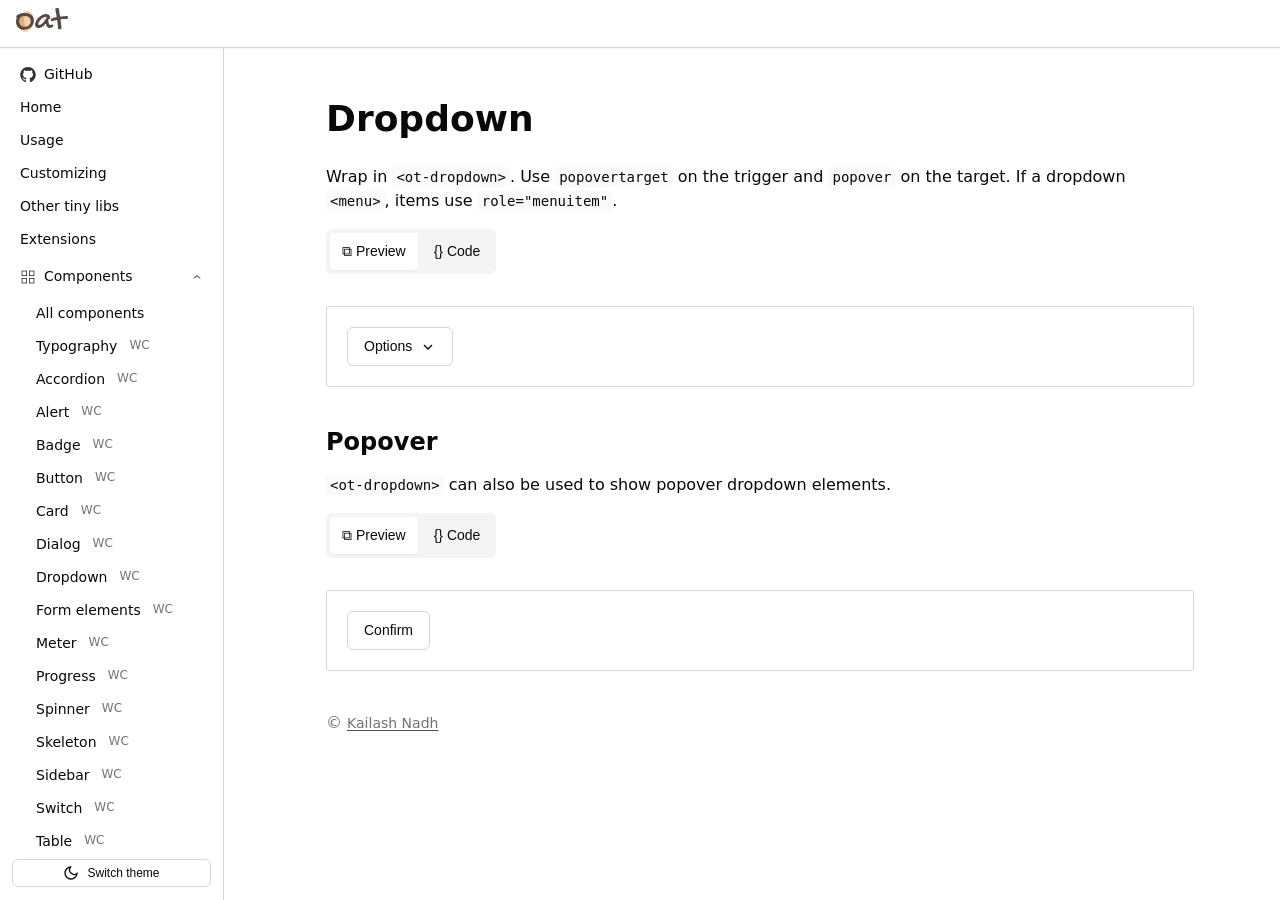
<file: components/dropdown/index.html>
<!DOCTYPE html>
<html lang="en">

<head>
  <meta charset="UTF-8">
  <meta name="viewport" content="width=device-width, initial-scale=1.0">
  <title>Dropdown - Oat UI</title>

  <meta property="og:image" content="https://oat.ink/thumb.png">
  <link rel="stylesheet" href="/oat.min.css">
  <link rel="icon" href="/favicon.svg" type="image/svg+xml" />

  <script>
    // Prevent FOUC - apply theme before rendering.
    (function() {
      var t = localStorage.getItem('theme') || (window.matchMedia('(prefers-color-scheme: dark)').matches ? 'dark' : 'light');
      document.documentElement.setAttribute('data-theme', t);
    })();
  </script>
  <script src="/oat.min.js" defer></script>
  <script src="/main.js"></script>
  <link href="/style.css" rel="stylesheet" />
</head>

<body data-sidebar-layout class="components-dropdown">
  <nav data-topnav>
    <div class="row">
      <div class="col-4 branding">
        <button data-sidebar-toggle aria-label="Toggle sidebar menu" class="small">
          <svg width="18" height="18" viewBox="0 0 24 24" fill="none" stroke="currentColor" stroke-width="2" stroke-linecap="round">
            <line x1="4" y1="7" x2="20" y2="7" />
            <line x1="4" y1="12" x2="20" y2="12" />
            <line x1="4" y1="17" x2="16" y2="17" />
          </svg>
        </button>

        <a href="/" class="favicon"><img src="/favicon.svg" alt="Oat UI" style="height: 24px;"></a>
        <a href="/" class="logo"><img src="/logo.svg" alt="Oat UI" style="height: 24px;"></a>
      </div>
    </div>
  </nav>

  <aside data-sidebar class="main-sidebar">
    <nav>
      <ul>
        <li><a href="https://github.com/knadh/oat"><img src="/github.svg" alt="GitHub icon" /> GitHub</a></li>
        <li><a href="/">Home</a></li>
        <li><a href="/usage/">Usage</a></li>
        <li><a href="/customizing/">Customizing</a></li>
        <li><a href="/other-libs/">Other tiny libs</a></li>
        <li><a href="/extensions/">Extensions</a></li>
        <li>
          <details open>
            <summary>
              <svg width="16" height="16" viewBox="0 0 24 24" fill="none" stroke="currentColor" stroke-width="1">
                <rect x="3" y="3" width="7" height="7" />
                <rect x="14" y="3" width="7" height="7" />
                <rect x="14" y="14" width="7" height="7" />
                <rect x="3" y="14" width="7" height="7" />
              </svg>
              Components
            </summary>
            <ul>
              <li><a href="/components">All components</a></li>
              
              
              <li><a href="/components/#typography">Typography
                <sup title="WebComponent">WC</sup></a></li>
              
              <li><a href="/components/#accordion">Accordion
                <sup title="WebComponent">WC</sup></a></li>
              
              <li><a href="/components/#alert">Alert
                <sup title="WebComponent">WC</sup></a></li>
              
              <li><a href="/components/#badge">Badge
                <sup title="WebComponent">WC</sup></a></li>
              
              <li><a href="/components/#button">Button
                <sup title="WebComponent">WC</sup></a></li>
              
              <li><a href="/components/#card">Card
                <sup title="WebComponent">WC</sup></a></li>
              
              <li><a href="/components/#dialog">Dialog
                <sup title="WebComponent">WC</sup></a></li>
              
              <li><a href="/components/#dropdown">Dropdown
                <sup title="WebComponent">WC</sup></a></li>
              
              <li><a href="/components/#form">Form elements
                <sup title="WebComponent">WC</sup></a></li>
              
              <li><a href="/components/#meter">Meter
                <sup title="WebComponent">WC</sup></a></li>
              
              <li><a href="/components/#progress">Progress
                <sup title="WebComponent">WC</sup></a></li>
              
              <li><a href="/components/#spinner">Spinner
                <sup title="WebComponent">WC</sup></a></li>
              
              <li><a href="/components/#skeleton">Skeleton
                <sup title="WebComponent">WC</sup></a></li>
              
              <li><a href="/components/#sidebar">Sidebar
                <sup title="WebComponent">WC</sup></a></li>
              
              <li><a href="/components/#switch">Switch
                <sup title="WebComponent">WC</sup></a></li>
              
              <li><a href="/components/#table">Table
                <sup title="WebComponent">WC</sup></a></li>
              
              <li><a href="/components/#tabs">Tabs
                <sup title="WebComponent">WC</sup></a></li>
              
              <li><a href="/components/#tooltip">Tooltip
                <sup title="WebComponent">WC</sup></a></li>
              
              <li><a href="/components/#toast">Toast
                <sup title="WebComponent">WC</sup></a></li>
              
              <li><a href="/components/#grid">Grid
                <sup title="WebComponent">WC</sup></a></li>
              
              <li><a href="/components/#utilities">Utils and helpers
                <sup title="WebComponent">WC</sup></a></li>
              
            </ul>
          </details>
        </li>
      </ul>
    </nav>
    <footer>
      <button class="outline small" onclick="toggleTheme()">
        <svg width="16" height="16" viewBox="0 0 24 24" fill="none" stroke="currentColor" stroke-width="2" class="icon-light">
          <circle cx="12" cy="12" r="5"/>
          <line x1="12" y1="1" x2="12" y2="3"/><line x1="12" y1="21" x2="12" y2="23"/>
          <line x1="4.22" y1="4.22" x2="5.64" y2="5.64"/><line x1="18.36" y1="18.36" x2="19.78" y2="19.78"/>
          <line x1="1" y1="12" x2="3" y2="12"/><line x1="21" y1="12" x2="23" y2="12"/>
          <line x1="4.22" y1="19.78" x2="5.64" y2="18.36"/><line x1="18.36" y1="5.64" x2="19.78" y2="4.22"/>
        </svg>

        <svg width="16" height="16" viewBox="0 0 24 24" fill="none" stroke="currentColor" stroke-width="2" class="icon-dark">
          <path d="M21 12.79A9 9 0 1 1 11.21 3 7 7 0 0 0 21 12.79z"/>
        </svg>

        Switch theme
      </button>
    </footer>
  </aside>

  <main class="wrap">
    <div class="container">
      
<h1>Dropdown</h1>
<p>Wrap in <code>&lt;ot-dropdown&gt;</code>. Use <code>popovertarget</code> on the trigger and <code>popover</code> on the target. If a dropdown <code>&lt;menu&gt;</code>, items use <code>role="menuitem"</code>.</p>
<div class="ot-demo">
<pre data-lang="html" style="background-color:#2b2c2f;color:#cccece;" class="language-html "><code class="language-html" data-lang="html"><span style="color:#5fb3b3;">&lt;</span><span style="color:#eb606b;">ot-dropdown</span><span style="color:#5fb3b3;">&gt;
</span><span>  </span><span style="color:#5fb3b3;">&lt;</span><span style="color:#eb606b;">button </span><span style="color:#bb80b3;">popovertarget</span><span style="color:#5fb3b3;">=&quot;</span><span style="color:#99c794;">demo-menu</span><span style="color:#5fb3b3;">&quot; </span><span style="color:#bb80b3;">class</span><span style="color:#5fb3b3;">=&quot;</span><span style="color:#99c794;">outline</span><span style="color:#5fb3b3;">&quot;&gt;
</span><span>    Options
</span><span>    </span><span style="color:#5fb3b3;">&lt;</span><span style="color:#eb606b;">svg </span><span style="color:#bb80b3;">width</span><span style="color:#5fb3b3;">=&quot;</span><span style="color:#99c794;">16</span><span style="color:#5fb3b3;">&quot; </span><span style="color:#bb80b3;">height</span><span style="color:#5fb3b3;">=&quot;</span><span style="color:#99c794;">16</span><span style="color:#5fb3b3;">&quot; </span><span style="color:#bb80b3;">viewBox</span><span style="color:#5fb3b3;">=&quot;</span><span style="color:#99c794;">0 0 24 24</span><span style="color:#5fb3b3;">&quot; </span><span style="color:#bb80b3;">fill</span><span style="color:#5fb3b3;">=&quot;</span><span style="color:#99c794;">none</span><span style="color:#5fb3b3;">&quot; </span><span style="color:#bb80b3;">stroke</span><span style="color:#5fb3b3;">=&quot;</span><span style="color:#99c794;">currentColor</span><span style="color:#5fb3b3;">&quot; </span><span style="color:#bb80b3;">stroke-width</span><span style="color:#5fb3b3;">=&quot;</span><span style="color:#99c794;">2</span><span style="color:#5fb3b3;">&quot;&gt;&lt;</span><span style="color:#eb606b;">path </span><span style="color:#bb80b3;">d</span><span style="color:#5fb3b3;">=&quot;</span><span style="color:#99c794;">m6 9 6 6 6-6</span><span style="color:#5fb3b3;">&quot; /&gt;&lt;/</span><span style="color:#eb606b;">svg</span><span style="color:#5fb3b3;">&gt;
</span><span>  </span><span style="color:#5fb3b3;">&lt;/</span><span style="color:#eb606b;">button</span><span style="color:#5fb3b3;">&gt;
</span><span>  </span><span style="color:#5fb3b3;">&lt;</span><span style="color:#eb606b;">menu </span><span style="color:#bb80b3;">popover id</span><span style="color:#5fb3b3;">=&quot;</span><span style="color:#99c794;">demo-menu</span><span style="color:#5fb3b3;">&quot;&gt;
</span><span>    </span><span style="color:#5fb3b3;">&lt;</span><span style="color:#eb606b;">button </span><span style="color:#bb80b3;">role</span><span style="color:#5fb3b3;">=&quot;</span><span style="color:#99c794;">menuitem</span><span style="color:#5fb3b3;">&quot;&gt;</span><span>Profile</span><span style="color:#5fb3b3;">&lt;/</span><span style="color:#eb606b;">button</span><span style="color:#5fb3b3;">&gt;
</span><span>    </span><span style="color:#5fb3b3;">&lt;</span><span style="color:#eb606b;">button </span><span style="color:#bb80b3;">role</span><span style="color:#5fb3b3;">=&quot;</span><span style="color:#99c794;">menuitem</span><span style="color:#5fb3b3;">&quot;&gt;</span><span>Settings</span><span style="color:#5fb3b3;">&lt;/</span><span style="color:#eb606b;">button</span><span style="color:#5fb3b3;">&gt;
</span><span>    </span><span style="color:#5fb3b3;">&lt;</span><span style="color:#eb606b;">button </span><span style="color:#bb80b3;">role</span><span style="color:#5fb3b3;">=&quot;</span><span style="color:#99c794;">menuitem</span><span style="color:#5fb3b3;">&quot;&gt;</span><span>Help</span><span style="color:#5fb3b3;">&lt;/</span><span style="color:#eb606b;">button</span><span style="color:#5fb3b3;">&gt;
</span><span>    </span><span style="color:#5fb3b3;">&lt;</span><span style="color:#eb606b;">hr</span><span style="color:#5fb3b3;">&gt;
</span><span>    </span><span style="color:#5fb3b3;">&lt;</span><span style="color:#eb606b;">button </span><span style="color:#bb80b3;">role</span><span style="color:#5fb3b3;">=&quot;</span><span style="color:#99c794;">menuitem</span><span style="color:#5fb3b3;">&quot;&gt;</span><span>Logout</span><span style="color:#5fb3b3;">&lt;/</span><span style="color:#eb606b;">button</span><span style="color:#5fb3b3;">&gt;
</span><span>  </span><span style="color:#5fb3b3;">&lt;/</span><span style="color:#eb606b;">menu</span><span style="color:#5fb3b3;">&gt;
</span><span style="color:#5fb3b3;">&lt;/</span><span style="color:#eb606b;">ot-dropdown</span><span style="color:#5fb3b3;">&gt;
</span></code></pre>

</div>
<h3 id="popover">Popover</h3>
<p><code>&lt;ot-dropdown&gt;</code> can also be used to show popover dropdown elements.</p>
<div class="ot-demo">
<pre data-lang="html" style="background-color:#2b2c2f;color:#cccece;" class="language-html "><code class="language-html" data-lang="html"><span style="color:#5fb3b3;">&lt;</span><span style="color:#eb606b;">ot-dropdown</span><span style="color:#5fb3b3;">&gt;
</span><span>  </span><span style="color:#5fb3b3;">&lt;</span><span style="color:#eb606b;">button </span><span style="color:#bb80b3;">popovertarget</span><span style="color:#5fb3b3;">=&quot;</span><span style="color:#99c794;">demo-confirm</span><span style="color:#5fb3b3;">&quot; </span><span style="color:#bb80b3;">class</span><span style="color:#5fb3b3;">=&quot;</span><span style="color:#99c794;">outline</span><span style="color:#5fb3b3;">&quot;&gt;
</span><span>    Confirm
</span><span>  </span><span style="color:#5fb3b3;">&lt;/</span><span style="color:#eb606b;">button</span><span style="color:#5fb3b3;">&gt;
</span><span>  </span><span style="color:#5fb3b3;">&lt;</span><span style="color:#eb606b;">article </span><span style="color:#bb80b3;">class</span><span style="color:#5fb3b3;">=&quot;</span><span style="color:#99c794;">card</span><span style="color:#5fb3b3;">&quot; </span><span style="color:#bb80b3;">popover id</span><span style="color:#5fb3b3;">=&quot;</span><span style="color:#99c794;">demo-confirm</span><span style="color:#5fb3b3;">&quot;&gt;
</span><span>    </span><span style="color:#5fb3b3;">&lt;</span><span style="color:#eb606b;">header</span><span style="color:#5fb3b3;">&gt;
</span><span>      </span><span style="color:#5fb3b3;">&lt;</span><span style="color:#eb606b;">h4</span><span style="color:#5fb3b3;">&gt;</span><span>Are you sure?</span><span style="color:#5fb3b3;">&lt;/</span><span style="color:#eb606b;">h4</span><span style="color:#5fb3b3;">&gt;
</span><span>      </span><span style="color:#5fb3b3;">&lt;</span><span style="color:#eb606b;">p</span><span style="color:#5fb3b3;">&gt;</span><span>This action cannot be undone.</span><span style="color:#5fb3b3;">&lt;/</span><span style="color:#eb606b;">p</span><span style="color:#5fb3b3;">&gt;
</span><span>    </span><span style="color:#5fb3b3;">&lt;/</span><span style="color:#eb606b;">header</span><span style="color:#5fb3b3;">&gt;
</span><span>    </span><span style="color:#5fb3b3;">&lt;</span><span style="color:#eb606b;">br </span><span style="color:#5fb3b3;">/&gt;
</span><span>    </span><span style="color:#5fb3b3;">&lt;</span><span style="color:#eb606b;">footer</span><span style="color:#5fb3b3;">&gt;
</span><span>      </span><span style="color:#5fb3b3;">&lt;</span><span style="color:#eb606b;">button </span><span style="color:#bb80b3;">class</span><span style="color:#5fb3b3;">=&quot;</span><span style="color:#99c794;">outline small</span><span style="color:#5fb3b3;">&quot; </span><span style="color:#bb80b3;">popovertarget</span><span style="color:#5fb3b3;">=&quot;</span><span style="color:#99c794;">demo-confirm</span><span style="color:#5fb3b3;">&quot;&gt;</span><span>Cancel</span><span style="color:#5fb3b3;">&lt;/</span><span style="color:#eb606b;">button</span><span style="color:#5fb3b3;">&gt;
</span><span>      </span><span style="color:#5fb3b3;">&lt;</span><span style="color:#eb606b;">button </span><span style="color:#bb80b3;">data-variant</span><span style="color:#5fb3b3;">=&quot;</span><span style="color:#99c794;">danger</span><span style="color:#5fb3b3;">&quot; </span><span style="color:#bb80b3;">class</span><span style="color:#5fb3b3;">=&quot;</span><span style="color:#99c794;">small</span><span style="color:#5fb3b3;">&quot; </span><span style="color:#bb80b3;">popovertarget</span><span style="color:#5fb3b3;">=&quot;</span><span style="color:#99c794;">demo-confirm</span><span style="color:#5fb3b3;">&quot;&gt;</span><span>Delete</span><span style="color:#5fb3b3;">&lt;/</span><span style="color:#eb606b;">button</span><span style="color:#5fb3b3;">&gt;
</span><span>    </span><span style="color:#5fb3b3;">&lt;/</span><span style="color:#eb606b;">footer</span><span style="color:#5fb3b3;">&gt;
</span><span>  </span><span style="color:#5fb3b3;">&lt;/</span><span style="color:#eb606b;">article</span><span style="color:#5fb3b3;">&gt;
</span><span style="color:#5fb3b3;">&lt;/</span><span style="color:#eb606b;">ot-dropdown</span><span style="color:#5fb3b3;">&gt;
</span></code></pre>

</div>



      <footer class="footer text-light">&copy; <a href="https://nadh.in"><small class="text-light">Kailash Nadh</small></a></footer>
    </div>
  </main>
</body>
</html>
</file>
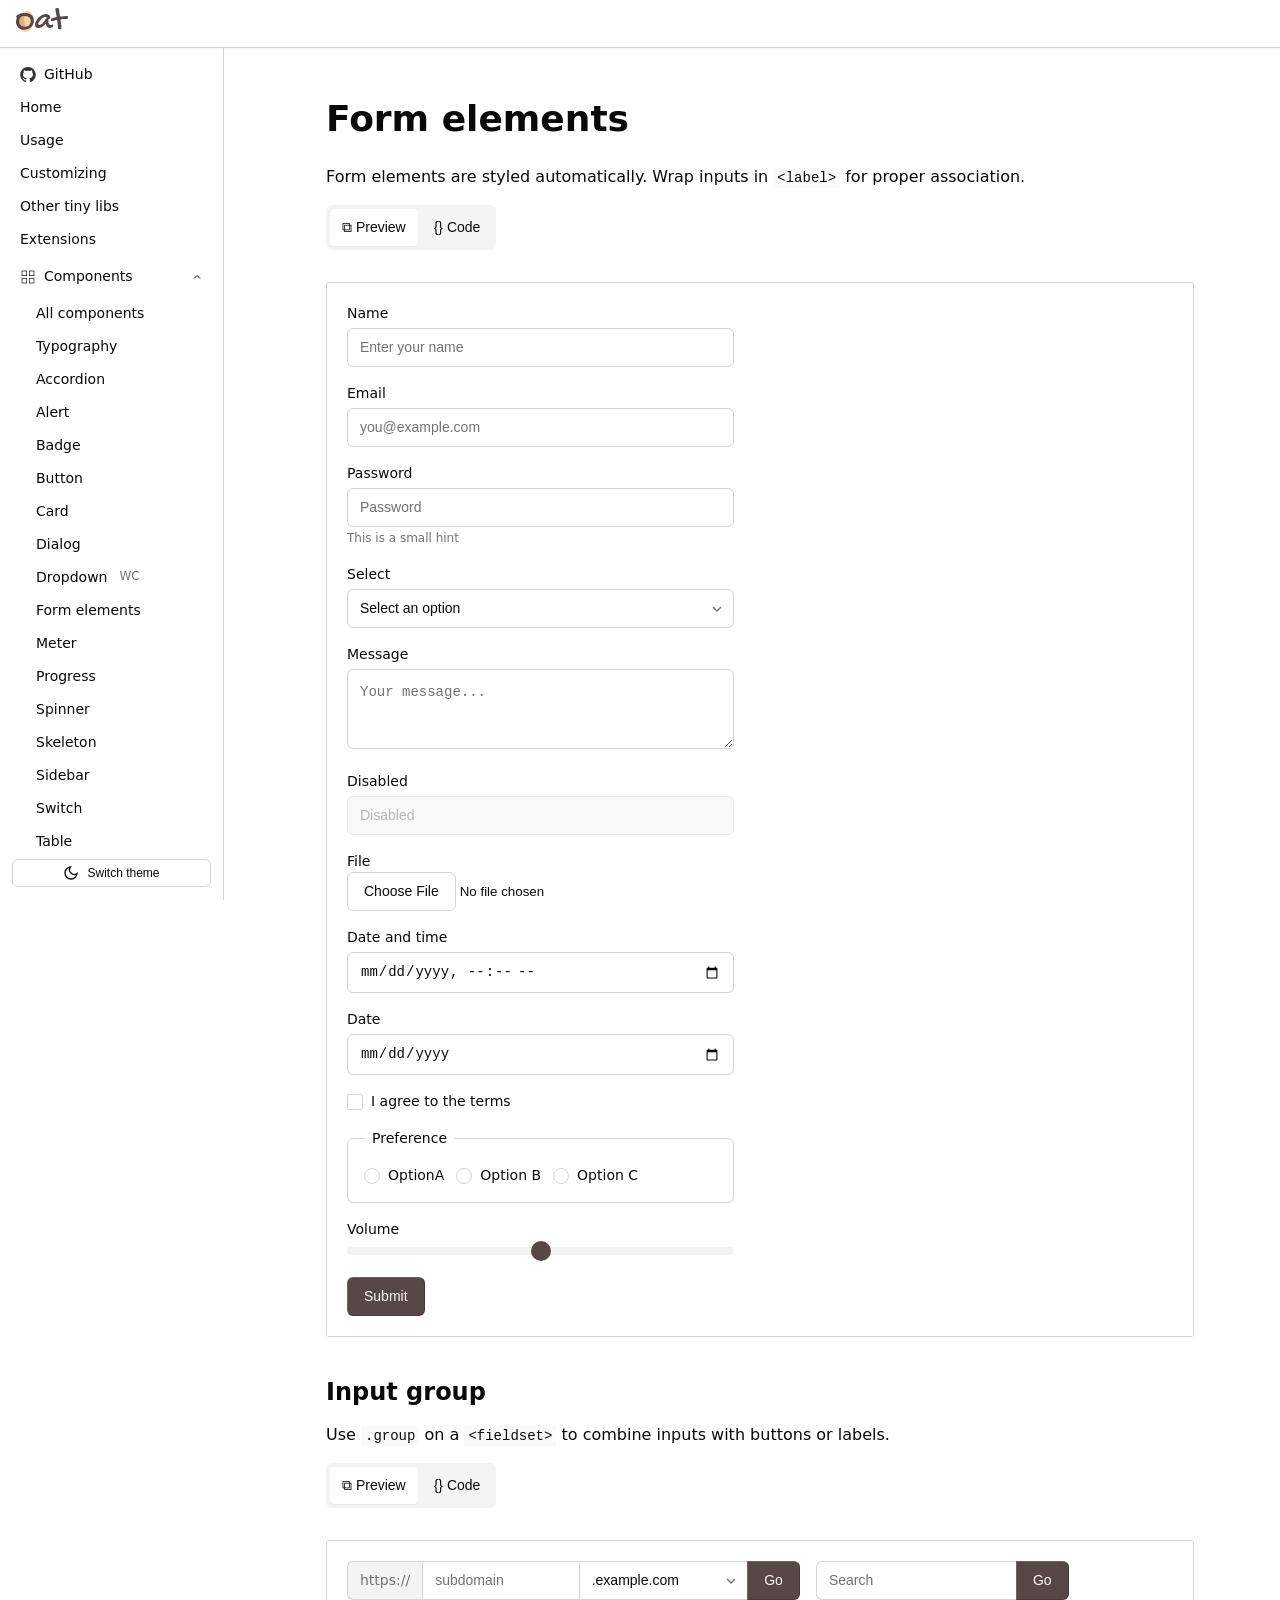
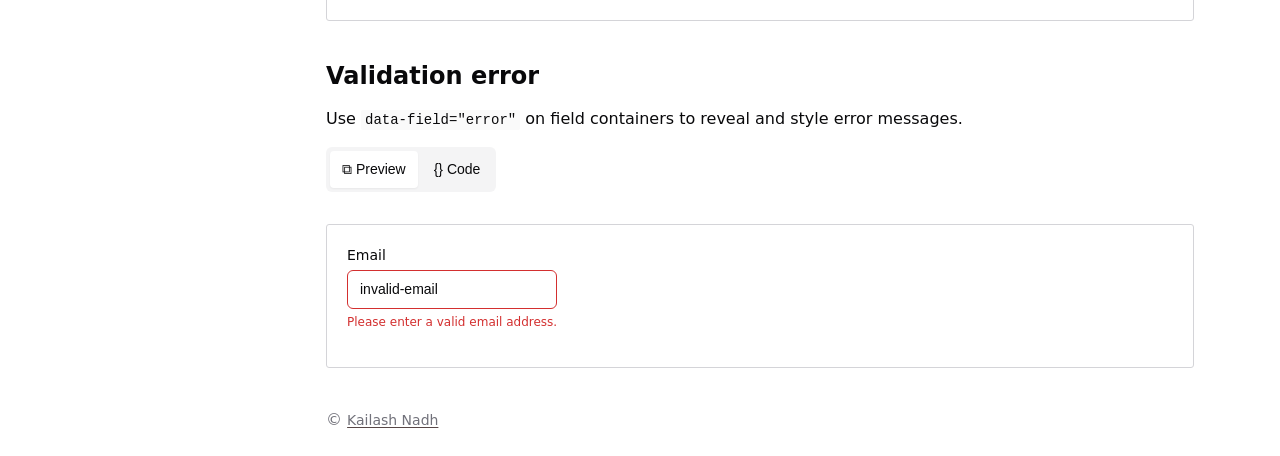
<file: components/form/index.html>
<!DOCTYPE html>
<html lang="en">

<head>
  <meta charset="UTF-8">
  <meta name="viewport" content="width=device-width, initial-scale=1.0">
  <title>Form elements - Oat UI</title>

  <meta property="og:image" content="https://oat.ink/thumb.png">
  <link rel="stylesheet" href="/oat.min.css">
  <link rel="icon" href="/favicon.svg" type="image/svg+xml" />

  <script>
    // Prevent FOUC - apply theme before rendering.
    (function() {
      var t = localStorage.getItem('theme') || (window.matchMedia('(prefers-color-scheme: dark)').matches ? 'dark' : 'light');
      document.documentElement.setAttribute('data-theme', t);
    })();
  </script>
  <script src="/oat.min.js" defer></script>
  <script src="/main.js"></script>
  <link href="/style.css" rel="stylesheet" />
</head>

<body data-sidebar-layout class="components-form">
  <nav data-topnav>
    <div class="row">
      <div class="col-4 branding">
        <button data-sidebar-toggle aria-label="Toggle sidebar menu" class="small">
          <svg width="18" height="18" viewBox="0 0 24 24" fill="none" stroke="currentColor" stroke-width="2" stroke-linecap="round">
            <line x1="4" y1="7" x2="20" y2="7" />
            <line x1="4" y1="12" x2="20" y2="12" />
            <line x1="4" y1="17" x2="16" y2="17" />
          </svg>
        </button>

        <a href="/" class="favicon"><img src="/favicon.svg" alt="Oat UI" style="height: 24px;"></a>
        <a href="/" class="logo"><img src="/logo.svg" alt="Oat UI" style="height: 24px;"></a>
      </div>
    </div>
  </nav>

  <aside data-sidebar class="main-sidebar">
    <nav>
      <ul>
        <li><a href="https://github.com/knadh/oat"><img src="/github.svg" alt="GitHub icon" /> GitHub</a></li>
        <li><a href="/">Home</a></li>
        <li><a href="/usage/">Usage</a></li>
        <li><a href="/customizing/">Customizing</a></li>
        <li><a href="/other-libs/">Other tiny libs</a></li>
        <li><a href="/extensions/">Extensions</a></li>
        <li>
          <details open>
            <summary>
              <svg width="16" height="16" viewBox="0 0 24 24" fill="none" stroke="currentColor" stroke-width="1">
                <rect x="3" y="3" width="7" height="7" />
                <rect x="14" y="3" width="7" height="7" />
                <rect x="14" y="14" width="7" height="7" />
                <rect x="3" y="14" width="7" height="7" />
              </svg>
              Components
            </summary>
            <ul>
              <li><a href="/components">All components</a></li>
              
              
              <li><a href="/components/#typography">Typography
                </a></li>
              
              <li><a href="/components/#accordion">Accordion
                </a></li>
              
              <li><a href="/components/#alert">Alert
                </a></li>
              
              <li><a href="/components/#badge">Badge
                </a></li>
              
              <li><a href="/components/#button">Button
                </a></li>
              
              <li><a href="/components/#card">Card
                </a></li>
              
              <li><a href="/components/#dialog">Dialog
                </a></li>
              
              <li><a href="/components/#dropdown">Dropdown
                <sup title="WebComponent">WC</sup></a></li>
              
              <li><a href="/components/#form">Form elements
                </a></li>
              
              <li><a href="/components/#meter">Meter
                </a></li>
              
              <li><a href="/components/#progress">Progress
                </a></li>
              
              <li><a href="/components/#spinner">Spinner
                </a></li>
              
              <li><a href="/components/#skeleton">Skeleton
                </a></li>
              
              <li><a href="/components/#sidebar">Sidebar
                </a></li>
              
              <li><a href="/components/#switch">Switch
                </a></li>
              
              <li><a href="/components/#table">Table
                </a></li>
              
              <li><a href="/components/#tabs">Tabs
                <sup title="WebComponent">WC</sup></a></li>
              
              <li><a href="/components/#tooltip">Tooltip
                </a></li>
              
              <li><a href="/components/#toast">Toast
                </a></li>
              
              <li><a href="/components/#grid">Grid
                </a></li>
              
              <li><a href="/components/#utilities">Utils and helpers
                </a></li>
              
            </ul>
          </details>
        </li>
      </ul>
    </nav>
    <footer>
      <button class="outline small" onclick="toggleTheme()">
        <svg width="16" height="16" viewBox="0 0 24 24" fill="none" stroke="currentColor" stroke-width="2" class="icon-light">
          <circle cx="12" cy="12" r="5"/>
          <line x1="12" y1="1" x2="12" y2="3"/><line x1="12" y1="21" x2="12" y2="23"/>
          <line x1="4.22" y1="4.22" x2="5.64" y2="5.64"/><line x1="18.36" y1="18.36" x2="19.78" y2="19.78"/>
          <line x1="1" y1="12" x2="3" y2="12"/><line x1="21" y1="12" x2="23" y2="12"/>
          <line x1="4.22" y1="19.78" x2="5.64" y2="18.36"/><line x1="18.36" y1="5.64" x2="19.78" y2="4.22"/>
        </svg>

        <svg width="16" height="16" viewBox="0 0 24 24" fill="none" stroke="currentColor" stroke-width="2" class="icon-dark">
          <path d="M21 12.79A9 9 0 1 1 11.21 3 7 7 0 0 0 21 12.79z"/>
        </svg>

        Switch theme
      </button>
    </footer>
  </aside>

  <main class="wrap">
    <div class="container">
      
<h1>Form elements</h1>
<p>Form elements are styled automatically. Wrap inputs in <code>&lt;label&gt;</code> for proper association.</p>
<div class="ot-demo">
<pre data-lang="html" style="background-color:#2b2c2f;color:#cccece;" class="language-html "><code class="language-html" data-lang="html"><span style="color:#5fb3b3;">&lt;</span><span style="color:#eb606b;">form</span><span style="color:#5fb3b3;">&gt;
</span><span>  </span><span style="color:#5fb3b3;">&lt;</span><span style="color:#eb606b;">label </span><span style="color:#bb80b3;">data-field</span><span style="color:#5fb3b3;">&gt;
</span><span>    Name
</span><span>    </span><span style="color:#5fb3b3;">&lt;</span><span style="color:#eb606b;">input </span><span style="color:#bb80b3;">type</span><span style="color:#5fb3b3;">=&quot;</span><span style="color:#99c794;">text</span><span style="color:#5fb3b3;">&quot; </span><span style="color:#bb80b3;">placeholder</span><span style="color:#5fb3b3;">=&quot;</span><span style="color:#99c794;">Enter your name</span><span style="color:#5fb3b3;">&quot; /&gt;
</span><span>  </span><span style="color:#5fb3b3;">&lt;/</span><span style="color:#eb606b;">label</span><span style="color:#5fb3b3;">&gt;
</span><span>
</span><span>  </span><span style="color:#5fb3b3;">&lt;</span><span style="color:#eb606b;">label </span><span style="color:#bb80b3;">data-field</span><span style="color:#5fb3b3;">&gt;
</span><span>    Email
</span><span>    </span><span style="color:#5fb3b3;">&lt;</span><span style="color:#eb606b;">input </span><span style="color:#bb80b3;">type</span><span style="color:#5fb3b3;">=&quot;</span><span style="color:#99c794;">email</span><span style="color:#5fb3b3;">&quot; </span><span style="color:#bb80b3;">placeholder</span><span style="color:#5fb3b3;">=&quot;</span><span style="color:#99c794;">you@example.com</span><span style="color:#5fb3b3;">&quot; /&gt;
</span><span>  </span><span style="color:#5fb3b3;">&lt;/</span><span style="color:#eb606b;">label</span><span style="color:#5fb3b3;">&gt;
</span><span>
</span><span>  </span><span style="color:#5fb3b3;">&lt;</span><span style="color:#eb606b;">label </span><span style="color:#bb80b3;">data-field</span><span style="color:#5fb3b3;">&gt;
</span><span>    Password
</span><span>    </span><span style="color:#5fb3b3;">&lt;</span><span style="color:#eb606b;">input </span><span style="color:#bb80b3;">type</span><span style="color:#5fb3b3;">=&quot;</span><span style="color:#99c794;">password</span><span style="color:#5fb3b3;">&quot; </span><span style="color:#bb80b3;">placeholder</span><span style="color:#5fb3b3;">=&quot;</span><span style="color:#99c794;">Password</span><span style="color:#5fb3b3;">&quot; </span><span style="color:#bb80b3;">aria-describedby</span><span style="color:#5fb3b3;">=&quot;</span><span style="color:#99c794;">password-hint</span><span style="color:#5fb3b3;">&quot; /&gt;
</span><span>    </span><span style="color:#5fb3b3;">&lt;</span><span style="color:#eb606b;">small </span><span style="color:#bb80b3;">id</span><span style="color:#5fb3b3;">=&quot;</span><span style="color:#99c794;">password-hint</span><span style="color:#5fb3b3;">&quot; </span><span style="color:#bb80b3;">data-hint</span><span style="color:#5fb3b3;">&gt;</span><span>This is a small hint</span><span style="color:#5fb3b3;">&lt;/</span><span style="color:#eb606b;">small</span><span style="color:#5fb3b3;">&gt;
</span><span>  </span><span style="color:#5fb3b3;">&lt;/</span><span style="color:#eb606b;">label</span><span style="color:#5fb3b3;">&gt;
</span><span>
</span><span>  </span><span style="color:#5fb3b3;">&lt;</span><span style="color:#eb606b;">div </span><span style="color:#bb80b3;">data-field</span><span style="color:#5fb3b3;">&gt;
</span><span>    </span><span style="color:#5fb3b3;">&lt;</span><span style="color:#eb606b;">label</span><span style="color:#5fb3b3;">&gt;</span><span>Select</span><span style="color:#5fb3b3;">&lt;/</span><span style="color:#eb606b;">label</span><span style="color:#5fb3b3;">&gt;
</span><span>    </span><span style="color:#5fb3b3;">&lt;</span><span style="color:#eb606b;">select </span><span style="color:#bb80b3;">aria-label</span><span style="color:#5fb3b3;">=&quot;</span><span style="color:#99c794;">Select an option</span><span style="color:#5fb3b3;">&quot;&gt;
</span><span>      </span><span style="color:#5fb3b3;">&lt;</span><span style="color:#eb606b;">option </span><span style="color:#bb80b3;">value</span><span style="color:#5fb3b3;">=&quot;&quot;&gt;</span><span>Select an option</span><span style="color:#5fb3b3;">&lt;/</span><span style="color:#eb606b;">option</span><span style="color:#5fb3b3;">&gt;
</span><span>      </span><span style="color:#5fb3b3;">&lt;</span><span style="color:#eb606b;">option </span><span style="color:#bb80b3;">value</span><span style="color:#5fb3b3;">=&quot;</span><span style="color:#99c794;">a</span><span style="color:#5fb3b3;">&quot;&gt;</span><span>Option A</span><span style="color:#5fb3b3;">&lt;/</span><span style="color:#eb606b;">option</span><span style="color:#5fb3b3;">&gt;
</span><span>      </span><span style="color:#5fb3b3;">&lt;</span><span style="color:#eb606b;">option </span><span style="color:#bb80b3;">value</span><span style="color:#5fb3b3;">=&quot;</span><span style="color:#99c794;">b</span><span style="color:#5fb3b3;">&quot;&gt;</span><span>Option B</span><span style="color:#5fb3b3;">&lt;/</span><span style="color:#eb606b;">option</span><span style="color:#5fb3b3;">&gt;
</span><span>      </span><span style="color:#5fb3b3;">&lt;</span><span style="color:#eb606b;">option </span><span style="color:#bb80b3;">value</span><span style="color:#5fb3b3;">=&quot;</span><span style="color:#99c794;">c</span><span style="color:#5fb3b3;">&quot;&gt;</span><span>Option C</span><span style="color:#5fb3b3;">&lt;/</span><span style="color:#eb606b;">option</span><span style="color:#5fb3b3;">&gt;
</span><span>      </span><span style="color:#5fb3b3;">&lt;</span><span style="color:#eb606b;">option </span><span style="color:#bb80b3;">value</span><span style="color:#5fb3b3;">=&quot;</span><span style="color:#99c794;">d</span><span style="color:#5fb3b3;">&quot;&gt;</span><span>Option D</span><span style="color:#5fb3b3;">&lt;/</span><span style="color:#eb606b;">option</span><span style="color:#5fb3b3;">&gt;
</span><span>      </span><span style="color:#5fb3b3;">&lt;</span><span style="color:#eb606b;">option </span><span style="color:#bb80b3;">value</span><span style="color:#5fb3b3;">=&quot;</span><span style="color:#99c794;">e</span><span style="color:#5fb3b3;">&quot;&gt;</span><span>Option E</span><span style="color:#5fb3b3;">&lt;/</span><span style="color:#eb606b;">option</span><span style="color:#5fb3b3;">&gt;
</span><span>      </span><span style="color:#5fb3b3;">&lt;</span><span style="color:#eb606b;">option </span><span style="color:#bb80b3;">value</span><span style="color:#5fb3b3;">=&quot;</span><span style="color:#99c794;">f</span><span style="color:#5fb3b3;">&quot;&gt;</span><span>Option F</span><span style="color:#5fb3b3;">&lt;/</span><span style="color:#eb606b;">option</span><span style="color:#5fb3b3;">&gt;
</span><span>    </span><span style="color:#5fb3b3;">&lt;/</span><span style="color:#eb606b;">select</span><span style="color:#5fb3b3;">&gt;
</span><span>  </span><span style="color:#5fb3b3;">&lt;/</span><span style="color:#eb606b;">div</span><span style="color:#5fb3b3;">&gt;
</span><span>
</span><span>  </span><span style="color:#5fb3b3;">&lt;</span><span style="color:#eb606b;">label </span><span style="color:#bb80b3;">data-field</span><span style="color:#5fb3b3;">&gt;
</span><span>    Message
</span><span>    </span><span style="color:#5fb3b3;">&lt;</span><span style="color:#eb606b;">textarea </span><span style="color:#bb80b3;">placeholder</span><span style="color:#5fb3b3;">=&quot;</span><span style="color:#99c794;">Your message...</span><span style="color:#5fb3b3;">&quot;&gt;&lt;/</span><span style="color:#eb606b;">textarea</span><span style="color:#5fb3b3;">&gt;
</span><span>  </span><span style="color:#5fb3b3;">&lt;/</span><span style="color:#eb606b;">label</span><span style="color:#5fb3b3;">&gt;
</span><span>
</span><span>  </span><span style="color:#5fb3b3;">&lt;</span><span style="color:#eb606b;">label </span><span style="color:#bb80b3;">data-field</span><span style="color:#5fb3b3;">&gt;
</span><span>    Disabled
</span><span>    </span><span style="color:#5fb3b3;">&lt;</span><span style="color:#eb606b;">input </span><span style="color:#bb80b3;">type</span><span style="color:#5fb3b3;">=&quot;</span><span style="color:#99c794;">text</span><span style="color:#5fb3b3;">&quot; </span><span style="color:#bb80b3;">placeholder</span><span style="color:#5fb3b3;">=&quot;</span><span style="color:#99c794;">Disabled</span><span style="color:#5fb3b3;">&quot; </span><span style="color:#bb80b3;">disabled </span><span style="color:#5fb3b3;">/&gt;
</span><span>  </span><span style="color:#5fb3b3;">&lt;/</span><span style="color:#eb606b;">label</span><span style="color:#5fb3b3;">&gt;
</span><span>
</span><span>  </span><span style="color:#5fb3b3;">&lt;</span><span style="color:#eb606b;">label </span><span style="color:#bb80b3;">data-field</span><span style="color:#5fb3b3;">&gt;
</span><span>    File</span><span style="color:#5fb3b3;">&lt;</span><span style="color:#eb606b;">br </span><span style="color:#5fb3b3;">/&gt;
</span><span>    </span><span style="color:#5fb3b3;">&lt;</span><span style="color:#eb606b;">input </span><span style="color:#bb80b3;">type</span><span style="color:#5fb3b3;">=&quot;</span><span style="color:#99c794;">file</span><span style="color:#5fb3b3;">&quot; </span><span style="color:#bb80b3;">placeholder</span><span style="color:#5fb3b3;">=&quot;</span><span style="color:#99c794;">Pick a file...</span><span style="color:#5fb3b3;">&quot; /&gt;
</span><span>  </span><span style="color:#5fb3b3;">&lt;/</span><span style="color:#eb606b;">label</span><span style="color:#5fb3b3;">&gt;
</span><span>
</span><span>  </span><span style="color:#5fb3b3;">&lt;</span><span style="color:#eb606b;">label </span><span style="color:#bb80b3;">data-field</span><span style="color:#5fb3b3;">&gt;
</span><span>    Date and time
</span><span>    </span><span style="color:#5fb3b3;">&lt;</span><span style="color:#eb606b;">input </span><span style="color:#bb80b3;">type</span><span style="color:#5fb3b3;">=&quot;</span><span style="color:#99c794;">datetime-local</span><span style="color:#5fb3b3;">&quot; /&gt;
</span><span>  </span><span style="color:#5fb3b3;">&lt;/</span><span style="color:#eb606b;">label</span><span style="color:#5fb3b3;">&gt;
</span><span>
</span><span>  </span><span style="color:#5fb3b3;">&lt;</span><span style="color:#eb606b;">label </span><span style="color:#bb80b3;">data-field</span><span style="color:#5fb3b3;">&gt;
</span><span>    Date
</span><span>    </span><span style="color:#5fb3b3;">&lt;</span><span style="color:#eb606b;">input </span><span style="color:#bb80b3;">type</span><span style="color:#5fb3b3;">=&quot;</span><span style="color:#99c794;">date</span><span style="color:#5fb3b3;">&quot; /&gt;
</span><span>  </span><span style="color:#5fb3b3;">&lt;/</span><span style="color:#eb606b;">label</span><span style="color:#5fb3b3;">&gt;
</span><span>
</span><span>  </span><span style="color:#5fb3b3;">&lt;</span><span style="color:#eb606b;">label </span><span style="color:#bb80b3;">data-field</span><span style="color:#5fb3b3;">&gt;
</span><span>    </span><span style="color:#5fb3b3;">&lt;</span><span style="color:#eb606b;">input </span><span style="color:#bb80b3;">type</span><span style="color:#5fb3b3;">=&quot;</span><span style="color:#99c794;">checkbox</span><span style="color:#5fb3b3;">&quot; /&gt;</span><span> I agree to the terms
</span><span>  </span><span style="color:#5fb3b3;">&lt;/</span><span style="color:#eb606b;">label</span><span style="color:#5fb3b3;">&gt;
</span><span>
</span><span>  </span><span style="color:#5fb3b3;">&lt;</span><span style="color:#eb606b;">fieldset </span><span style="color:#bb80b3;">class</span><span style="color:#5fb3b3;">=&quot;</span><span style="color:#99c794;">hstack</span><span style="color:#5fb3b3;">&quot;&gt;
</span><span>    </span><span style="color:#5fb3b3;">&lt;</span><span style="color:#eb606b;">legend</span><span style="color:#5fb3b3;">&gt;</span><span>Preference</span><span style="color:#5fb3b3;">&lt;/</span><span style="color:#eb606b;">legend</span><span style="color:#5fb3b3;">&gt;
</span><span>    </span><span style="color:#5fb3b3;">&lt;</span><span style="color:#eb606b;">label</span><span style="color:#5fb3b3;">&gt;&lt;</span><span style="color:#eb606b;">input </span><span style="color:#bb80b3;">type</span><span style="color:#5fb3b3;">=&quot;</span><span style="color:#99c794;">radio</span><span style="color:#5fb3b3;">&quot; </span><span style="color:#bb80b3;">name</span><span style="color:#5fb3b3;">=&quot;</span><span style="color:#99c794;">pref</span><span style="color:#5fb3b3;">&quot;&gt;</span><span>OptionA</span><span style="color:#5fb3b3;">&lt;/</span><span style="color:#eb606b;">label</span><span style="color:#5fb3b3;">&gt;
</span><span>    </span><span style="color:#5fb3b3;">&lt;</span><span style="color:#eb606b;">label</span><span style="color:#5fb3b3;">&gt;&lt;</span><span style="color:#eb606b;">input </span><span style="color:#bb80b3;">type</span><span style="color:#5fb3b3;">=&quot;</span><span style="color:#99c794;">radio</span><span style="color:#5fb3b3;">&quot; </span><span style="color:#bb80b3;">name</span><span style="color:#5fb3b3;">=&quot;</span><span style="color:#99c794;">pref</span><span style="color:#5fb3b3;">&quot;&gt;</span><span>Option B</span><span style="color:#5fb3b3;">&lt;/</span><span style="color:#eb606b;">label</span><span style="color:#5fb3b3;">&gt;
</span><span>    </span><span style="color:#5fb3b3;">&lt;</span><span style="color:#eb606b;">label</span><span style="color:#5fb3b3;">&gt;&lt;</span><span style="color:#eb606b;">input </span><span style="color:#bb80b3;">type</span><span style="color:#5fb3b3;">=&quot;</span><span style="color:#99c794;">radio</span><span style="color:#5fb3b3;">&quot; </span><span style="color:#bb80b3;">name</span><span style="color:#5fb3b3;">=&quot;</span><span style="color:#99c794;">pref</span><span style="color:#5fb3b3;">&quot;&gt;</span><span>Option C</span><span style="color:#5fb3b3;">&lt;/</span><span style="color:#eb606b;">label</span><span style="color:#5fb3b3;">&gt;
</span><span>  </span><span style="color:#5fb3b3;">&lt;/</span><span style="color:#eb606b;">fieldset</span><span style="color:#5fb3b3;">&gt;
</span><span>
</span><span>  </span><span style="color:#5fb3b3;">&lt;</span><span style="color:#eb606b;">label </span><span style="color:#bb80b3;">data-field</span><span style="color:#5fb3b3;">&gt;
</span><span>    Volume
</span><span>    </span><span style="color:#5fb3b3;">&lt;</span><span style="color:#eb606b;">input </span><span style="color:#bb80b3;">type</span><span style="color:#5fb3b3;">=&quot;</span><span style="color:#99c794;">range</span><span style="color:#5fb3b3;">&quot; </span><span style="color:#bb80b3;">min</span><span style="color:#5fb3b3;">=&quot;</span><span style="color:#99c794;">0</span><span style="color:#5fb3b3;">&quot; </span><span style="color:#bb80b3;">max</span><span style="color:#5fb3b3;">=&quot;</span><span style="color:#99c794;">100</span><span style="color:#5fb3b3;">&quot; </span><span style="color:#bb80b3;">value</span><span style="color:#5fb3b3;">=&quot;</span><span style="color:#99c794;">50</span><span style="color:#5fb3b3;">&quot; /&gt;
</span><span>  </span><span style="color:#5fb3b3;">&lt;/</span><span style="color:#eb606b;">label</span><span style="color:#5fb3b3;">&gt;
</span><span>
</span><span>  </span><span style="color:#5fb3b3;">&lt;</span><span style="color:#eb606b;">button </span><span style="color:#bb80b3;">type</span><span style="color:#5fb3b3;">=&quot;</span><span style="color:#99c794;">submit</span><span style="color:#5fb3b3;">&quot;&gt;</span><span>Submit</span><span style="color:#5fb3b3;">&lt;/</span><span style="color:#eb606b;">button</span><span style="color:#5fb3b3;">&gt;
</span><span style="color:#5fb3b3;">&lt;/</span><span style="color:#eb606b;">form</span><span style="color:#5fb3b3;">&gt;
</span></code></pre>

</div>
<h3 id="input-group">Input group</h3>
<p>Use <code>.group</code> on a <code>&lt;fieldset&gt;</code> to combine inputs with buttons or labels.</p>
<div class="ot-demo">
<pre data-lang="html" style="background-color:#2b2c2f;color:#cccece;" class="language-html "><code class="language-html" data-lang="html"><span style="color:#5fb3b3;">&lt;</span><span style="color:#eb606b;">fieldset </span><span style="color:#bb80b3;">class</span><span style="color:#5fb3b3;">=&quot;</span><span style="color:#99c794;">group</span><span style="color:#5fb3b3;">&quot;&gt;
</span><span>  </span><span style="color:#5fb3b3;">&lt;</span><span style="color:#eb606b;">legend</span><span style="color:#5fb3b3;">&gt;</span><span>https://</span><span style="color:#5fb3b3;">&lt;/</span><span style="color:#eb606b;">legend</span><span style="color:#5fb3b3;">&gt;
</span><span>  </span><span style="color:#5fb3b3;">&lt;</span><span style="color:#eb606b;">input </span><span style="color:#bb80b3;">type</span><span style="color:#5fb3b3;">=&quot;</span><span style="color:#99c794;">url</span><span style="color:#5fb3b3;">&quot; </span><span style="color:#bb80b3;">placeholder</span><span style="color:#5fb3b3;">=&quot;</span><span style="color:#99c794;">subdomain</span><span style="color:#5fb3b3;">&quot;&gt;
</span><span>  </span><span style="color:#5fb3b3;">&lt;</span><span style="color:#eb606b;">select </span><span style="color:#bb80b3;">placeholder</span><span style="color:#5fb3b3;">=&quot;</span><span style="color:#99c794;">Select</span><span style="color:#5fb3b3;">&quot; </span><span style="color:#bb80b3;">aria-label</span><span style="color:#5fb3b3;">=&quot;</span><span style="color:#99c794;">Select a subdomain</span><span style="color:#5fb3b3;">&quot;&gt;
</span><span>    </span><span style="color:#5fb3b3;">&lt;</span><span style="color:#eb606b;">option</span><span style="color:#5fb3b3;">&gt;</span><span>.example.com</span><span style="color:#5fb3b3;">&lt;/</span><span style="color:#eb606b;">option</span><span style="color:#5fb3b3;">&gt;
</span><span>    </span><span style="color:#5fb3b3;">&lt;</span><span style="color:#eb606b;">option</span><span style="color:#5fb3b3;">&gt;</span><span>.example.net</span><span style="color:#5fb3b3;">&lt;/</span><span style="color:#eb606b;">option</span><span style="color:#5fb3b3;">&gt;
</span><span>  </span><span style="color:#5fb3b3;">&lt;/</span><span style="color:#eb606b;">select</span><span style="color:#5fb3b3;">&gt;
</span><span>  </span><span style="color:#5fb3b3;">&lt;</span><span style="color:#eb606b;">button</span><span style="color:#5fb3b3;">&gt;</span><span>Go</span><span style="color:#5fb3b3;">&lt;/</span><span style="color:#eb606b;">button</span><span style="color:#5fb3b3;">&gt;
</span><span style="color:#5fb3b3;">&lt;/</span><span style="color:#eb606b;">fieldset</span><span style="color:#5fb3b3;">&gt;
</span><span>
</span><span style="color:#5fb3b3;">&lt;</span><span style="color:#eb606b;">fieldset </span><span style="color:#bb80b3;">class</span><span style="color:#5fb3b3;">=&quot;</span><span style="color:#99c794;">group</span><span style="color:#5fb3b3;">&quot;&gt;
</span><span>  </span><span style="color:#5fb3b3;">&lt;</span><span style="color:#eb606b;">input </span><span style="color:#bb80b3;">type</span><span style="color:#5fb3b3;">=&quot;</span><span style="color:#99c794;">text</span><span style="color:#5fb3b3;">&quot; </span><span style="color:#bb80b3;">placeholder</span><span style="color:#5fb3b3;">=&quot;</span><span style="color:#99c794;">Search</span><span style="color:#5fb3b3;">&quot; /&gt;
</span><span>  </span><span style="color:#5fb3b3;">&lt;</span><span style="color:#eb606b;">button</span><span style="color:#5fb3b3;">&gt;</span><span>Go</span><span style="color:#5fb3b3;">&lt;/</span><span style="color:#eb606b;">button</span><span style="color:#5fb3b3;">&gt;
</span><span style="color:#5fb3b3;">&lt;/</span><span style="color:#eb606b;">fieldset</span><span style="color:#5fb3b3;">&gt;
</span></code></pre>

</div>
<h3 id="validation-error">Validation error</h3>
<p>Use <code>data-field="error"</code> on field containers to reveal and style error messages.</p>
<div class="ot-demo">
<pre data-lang="html" style="background-color:#2b2c2f;color:#cccece;" class="language-html "><code class="language-html" data-lang="html"><span style="color:#5fb3b3;">&lt;</span><span style="color:#eb606b;">div </span><span style="color:#bb80b3;">data-field</span><span style="color:#5fb3b3;">=&quot;</span><span style="color:#99c794;">error</span><span style="color:#5fb3b3;">&quot;&gt;
</span><span>  </span><span style="color:#5fb3b3;">&lt;</span><span style="color:#eb606b;">label </span><span style="color:#bb80b3;">for</span><span style="color:#5fb3b3;">=&quot;</span><span style="color:#99c794;">error-input</span><span style="color:#5fb3b3;">&quot;&gt;</span><span>Email</span><span style="color:#5fb3b3;">&lt;/</span><span style="color:#eb606b;">label</span><span style="color:#5fb3b3;">&gt;
</span><span>  </span><span style="color:#5fb3b3;">&lt;</span><span style="color:#eb606b;">input </span><span style="color:#bb80b3;">type</span><span style="color:#5fb3b3;">=&quot;</span><span style="color:#99c794;">email</span><span style="color:#5fb3b3;">&quot; </span><span style="color:#bb80b3;">aria-invalid</span><span style="color:#5fb3b3;">=&quot;</span><span style="color:#99c794;">true</span><span style="color:#5fb3b3;">&quot; </span><span style="color:#bb80b3;">aria-describedby</span><span style="color:#5fb3b3;">=&quot;</span><span style="color:#99c794;">error-message</span><span style="color:#5fb3b3;">&quot; </span><span style="color:#bb80b3;">id</span><span style="color:#5fb3b3;">=&quot;</span><span style="color:#99c794;">error-input</span><span style="color:#5fb3b3;">&quot; </span><span style="color:#bb80b3;">value</span><span style="color:#5fb3b3;">=&quot;</span><span style="color:#99c794;">invalid-email</span><span style="color:#5fb3b3;">&quot; /&gt;
</span><span>  </span><span style="color:#5fb3b3;">&lt;</span><span style="color:#eb606b;">div </span><span style="color:#bb80b3;">id</span><span style="color:#5fb3b3;">=&quot;</span><span style="color:#99c794;">error-message</span><span style="color:#5fb3b3;">&quot; </span><span style="color:#bb80b3;">class</span><span style="color:#5fb3b3;">=&quot;</span><span style="color:#99c794;">error</span><span style="color:#5fb3b3;">&quot; </span><span style="color:#bb80b3;">role</span><span style="color:#5fb3b3;">=&quot;</span><span style="color:#99c794;">status</span><span style="color:#5fb3b3;">&quot;&gt;</span><span>Please enter a valid email address.</span><span style="color:#5fb3b3;">&lt;/</span><span style="color:#eb606b;">div</span><span style="color:#5fb3b3;">&gt;
</span><span style="color:#5fb3b3;">&lt;/</span><span style="color:#eb606b;">div</span><span style="color:#5fb3b3;">&gt;
</span></code></pre>

</div>



      <footer class="footer text-light">&copy; <a href="https://nadh.in"><small class="text-light">Kailash Nadh</small></a></footer>
    </div>
  </main>
</body>
</html>
</file>
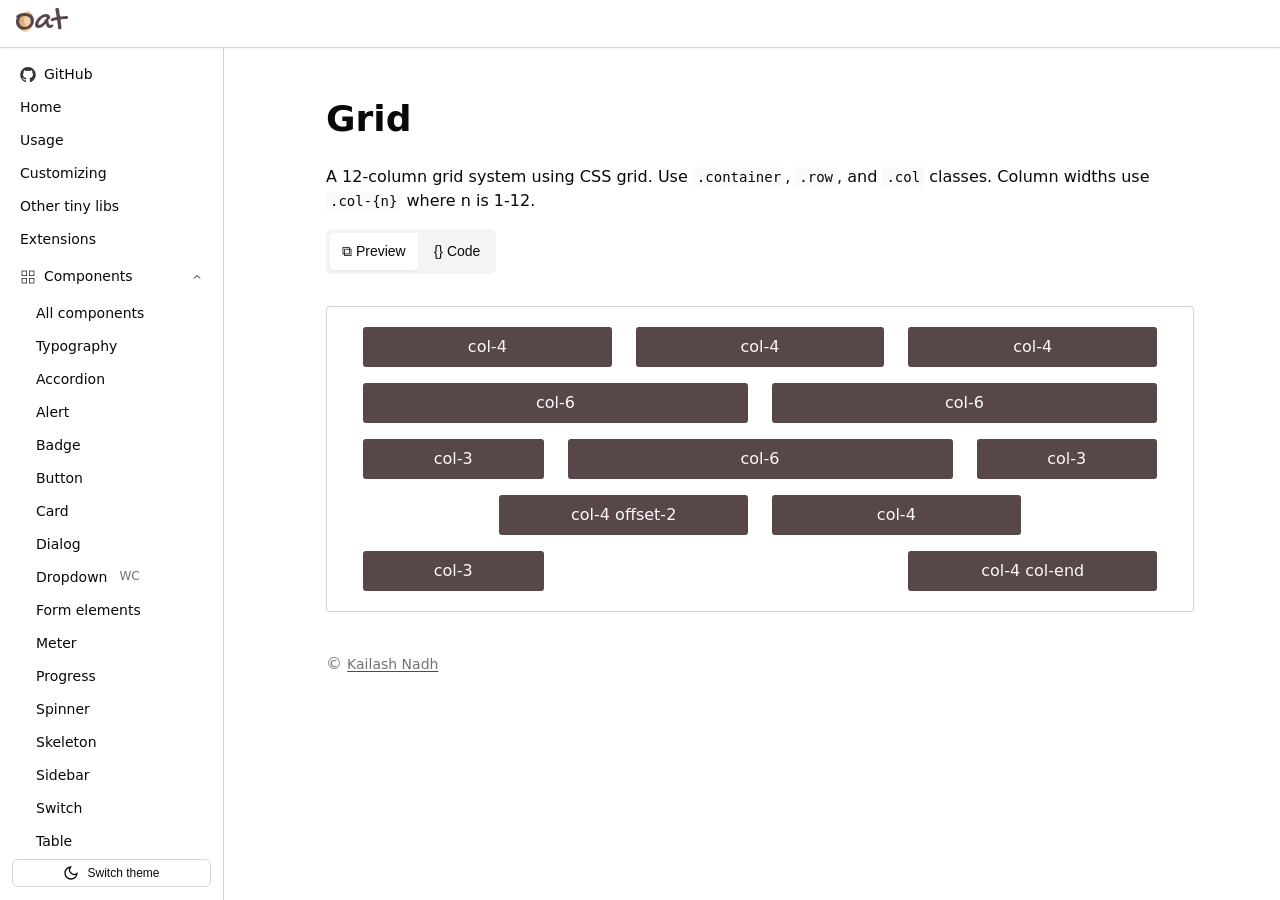
<file: components/grid/index.html>
<!DOCTYPE html>
<html lang="en">

<head>
  <meta charset="UTF-8">
  <meta name="viewport" content="width=device-width, initial-scale=1.0">
  <title>Grid - Oat UI</title>

  <meta property="og:image" content="https://oat.ink/thumb.png">
  <link rel="stylesheet" href="/oat.min.css">
  <link rel="icon" href="/favicon.svg" type="image/svg+xml" />

  <script>
    // Prevent FOUC - apply theme before rendering.
    (function() {
      var t = localStorage.getItem('theme') || (window.matchMedia('(prefers-color-scheme: dark)').matches ? 'dark' : 'light');
      document.documentElement.setAttribute('data-theme', t);
    })();
  </script>
  <script src="/oat.min.js" defer></script>
  <script src="/main.js"></script>
  <link href="/style.css" rel="stylesheet" />
</head>

<body data-sidebar-layout class="components-grid">
  <nav data-topnav>
    <div class="row">
      <div class="col-4 branding">
        <button data-sidebar-toggle aria-label="Toggle sidebar menu" class="small">
          <svg width="18" height="18" viewBox="0 0 24 24" fill="none" stroke="currentColor" stroke-width="2" stroke-linecap="round">
            <line x1="4" y1="7" x2="20" y2="7" />
            <line x1="4" y1="12" x2="20" y2="12" />
            <line x1="4" y1="17" x2="16" y2="17" />
          </svg>
        </button>

        <a href="/" class="favicon"><img src="/favicon.svg" alt="Oat UI" style="height: 24px;"></a>
        <a href="/" class="logo"><img src="/logo.svg" alt="Oat UI" style="height: 24px;"></a>
      </div>
    </div>
  </nav>

  <aside data-sidebar class="main-sidebar">
    <nav>
      <ul>
        <li><a href="https://github.com/knadh/oat"><img src="/github.svg" alt="GitHub icon" /> GitHub</a></li>
        <li><a href="/">Home</a></li>
        <li><a href="/usage/">Usage</a></li>
        <li><a href="/customizing/">Customizing</a></li>
        <li><a href="/other-libs/">Other tiny libs</a></li>
        <li><a href="/extensions/">Extensions</a></li>
        <li>
          <details open>
            <summary>
              <svg width="16" height="16" viewBox="0 0 24 24" fill="none" stroke="currentColor" stroke-width="1">
                <rect x="3" y="3" width="7" height="7" />
                <rect x="14" y="3" width="7" height="7" />
                <rect x="14" y="14" width="7" height="7" />
                <rect x="3" y="14" width="7" height="7" />
              </svg>
              Components
            </summary>
            <ul>
              <li><a href="/components">All components</a></li>
              
              
              <li><a href="/components/#typography">Typography
                </a></li>
              
              <li><a href="/components/#accordion">Accordion
                </a></li>
              
              <li><a href="/components/#alert">Alert
                </a></li>
              
              <li><a href="/components/#badge">Badge
                </a></li>
              
              <li><a href="/components/#button">Button
                </a></li>
              
              <li><a href="/components/#card">Card
                </a></li>
              
              <li><a href="/components/#dialog">Dialog
                </a></li>
              
              <li><a href="/components/#dropdown">Dropdown
                <sup title="WebComponent">WC</sup></a></li>
              
              <li><a href="/components/#form">Form elements
                </a></li>
              
              <li><a href="/components/#meter">Meter
                </a></li>
              
              <li><a href="/components/#progress">Progress
                </a></li>
              
              <li><a href="/components/#spinner">Spinner
                </a></li>
              
              <li><a href="/components/#skeleton">Skeleton
                </a></li>
              
              <li><a href="/components/#sidebar">Sidebar
                </a></li>
              
              <li><a href="/components/#switch">Switch
                </a></li>
              
              <li><a href="/components/#table">Table
                </a></li>
              
              <li><a href="/components/#tabs">Tabs
                <sup title="WebComponent">WC</sup></a></li>
              
              <li><a href="/components/#tooltip">Tooltip
                </a></li>
              
              <li><a href="/components/#toast">Toast
                </a></li>
              
              <li><a href="/components/#grid">Grid
                </a></li>
              
              <li><a href="/components/#utilities">Utils and helpers
                </a></li>
              
            </ul>
          </details>
        </li>
      </ul>
    </nav>
    <footer>
      <button class="outline small" onclick="toggleTheme()">
        <svg width="16" height="16" viewBox="0 0 24 24" fill="none" stroke="currentColor" stroke-width="2" class="icon-light">
          <circle cx="12" cy="12" r="5"/>
          <line x1="12" y1="1" x2="12" y2="3"/><line x1="12" y1="21" x2="12" y2="23"/>
          <line x1="4.22" y1="4.22" x2="5.64" y2="5.64"/><line x1="18.36" y1="18.36" x2="19.78" y2="19.78"/>
          <line x1="1" y1="12" x2="3" y2="12"/><line x1="21" y1="12" x2="23" y2="12"/>
          <line x1="4.22" y1="19.78" x2="5.64" y2="18.36"/><line x1="18.36" y1="5.64" x2="19.78" y2="4.22"/>
        </svg>

        <svg width="16" height="16" viewBox="0 0 24 24" fill="none" stroke="currentColor" stroke-width="2" class="icon-dark">
          <path d="M21 12.79A9 9 0 1 1 11.21 3 7 7 0 0 0 21 12.79z"/>
        </svg>

        Switch theme
      </button>
    </footer>
  </aside>

  <main class="wrap">
    <div class="container">
      
<h1>Grid</h1>
<p>A 12-column grid system using CSS grid. Use <code>.container</code>, <code>.row</code>, and <code>.col</code> classes. Column widths use <code>.col-{n}</code> where n is 1-12.</p>
<div class="ot-demo">
<pre data-lang="html" style="background-color:#2b2c2f;color:#cccece;" class="language-html "><code class="language-html" data-lang="html"><span style="color:#5fb3b3;">&lt;</span><span style="color:#eb606b;">div </span><span style="color:#bb80b3;">class</span><span style="color:#5fb3b3;">=&quot;</span><span style="color:#99c794;">container demo-grid</span><span style="color:#5fb3b3;">&quot;&gt;
</span><span>  </span><span style="color:#5fb3b3;">&lt;</span><span style="color:#eb606b;">div </span><span style="color:#bb80b3;">class</span><span style="color:#5fb3b3;">=&quot;</span><span style="color:#99c794;">row</span><span style="color:#5fb3b3;">&quot;&gt;
</span><span>    </span><span style="color:#5fb3b3;">&lt;</span><span style="color:#eb606b;">div </span><span style="color:#bb80b3;">class</span><span style="color:#5fb3b3;">=&quot;</span><span style="color:#99c794;">col-4</span><span style="color:#5fb3b3;">&quot;&gt;</span><span>col-4</span><span style="color:#5fb3b3;">&lt;/</span><span style="color:#eb606b;">div</span><span style="color:#5fb3b3;">&gt;
</span><span>    </span><span style="color:#5fb3b3;">&lt;</span><span style="color:#eb606b;">div </span><span style="color:#bb80b3;">class</span><span style="color:#5fb3b3;">=&quot;</span><span style="color:#99c794;">col-4</span><span style="color:#5fb3b3;">&quot;&gt;</span><span>col-4</span><span style="color:#5fb3b3;">&lt;/</span><span style="color:#eb606b;">div</span><span style="color:#5fb3b3;">&gt;
</span><span>    </span><span style="color:#5fb3b3;">&lt;</span><span style="color:#eb606b;">div </span><span style="color:#bb80b3;">class</span><span style="color:#5fb3b3;">=&quot;</span><span style="color:#99c794;">col-4</span><span style="color:#5fb3b3;">&quot;&gt;</span><span>col-4</span><span style="color:#5fb3b3;">&lt;/</span><span style="color:#eb606b;">div</span><span style="color:#5fb3b3;">&gt;
</span><span>  </span><span style="color:#5fb3b3;">&lt;/</span><span style="color:#eb606b;">div</span><span style="color:#5fb3b3;">&gt;
</span><span>  </span><span style="color:#5fb3b3;">&lt;</span><span style="color:#eb606b;">div </span><span style="color:#bb80b3;">class</span><span style="color:#5fb3b3;">=&quot;</span><span style="color:#99c794;">row</span><span style="color:#5fb3b3;">&quot;&gt;
</span><span>    </span><span style="color:#5fb3b3;">&lt;</span><span style="color:#eb606b;">div </span><span style="color:#bb80b3;">class</span><span style="color:#5fb3b3;">=&quot;</span><span style="color:#99c794;">col-6</span><span style="color:#5fb3b3;">&quot;&gt;</span><span>col-6</span><span style="color:#5fb3b3;">&lt;/</span><span style="color:#eb606b;">div</span><span style="color:#5fb3b3;">&gt;
</span><span>    </span><span style="color:#5fb3b3;">&lt;</span><span style="color:#eb606b;">div </span><span style="color:#bb80b3;">class</span><span style="color:#5fb3b3;">=&quot;</span><span style="color:#99c794;">col-6</span><span style="color:#5fb3b3;">&quot;&gt;</span><span>col-6</span><span style="color:#5fb3b3;">&lt;/</span><span style="color:#eb606b;">div</span><span style="color:#5fb3b3;">&gt;
</span><span>  </span><span style="color:#5fb3b3;">&lt;/</span><span style="color:#eb606b;">div</span><span style="color:#5fb3b3;">&gt;
</span><span>  </span><span style="color:#5fb3b3;">&lt;</span><span style="color:#eb606b;">div </span><span style="color:#bb80b3;">class</span><span style="color:#5fb3b3;">=&quot;</span><span style="color:#99c794;">row</span><span style="color:#5fb3b3;">&quot;&gt;
</span><span>    </span><span style="color:#5fb3b3;">&lt;</span><span style="color:#eb606b;">div </span><span style="color:#bb80b3;">class</span><span style="color:#5fb3b3;">=&quot;</span><span style="color:#99c794;">col-3</span><span style="color:#5fb3b3;">&quot;&gt;</span><span>col-3</span><span style="color:#5fb3b3;">&lt;/</span><span style="color:#eb606b;">div</span><span style="color:#5fb3b3;">&gt;
</span><span>    </span><span style="color:#5fb3b3;">&lt;</span><span style="color:#eb606b;">div </span><span style="color:#bb80b3;">class</span><span style="color:#5fb3b3;">=&quot;</span><span style="color:#99c794;">col-6</span><span style="color:#5fb3b3;">&quot;&gt;</span><span>col-6</span><span style="color:#5fb3b3;">&lt;/</span><span style="color:#eb606b;">div</span><span style="color:#5fb3b3;">&gt;
</span><span>    </span><span style="color:#5fb3b3;">&lt;</span><span style="color:#eb606b;">div </span><span style="color:#bb80b3;">class</span><span style="color:#5fb3b3;">=&quot;</span><span style="color:#99c794;">col-3</span><span style="color:#5fb3b3;">&quot;&gt;</span><span>col-3</span><span style="color:#5fb3b3;">&lt;/</span><span style="color:#eb606b;">div</span><span style="color:#5fb3b3;">&gt;
</span><span>  </span><span style="color:#5fb3b3;">&lt;/</span><span style="color:#eb606b;">div</span><span style="color:#5fb3b3;">&gt;
</span><span>  </span><span style="color:#5fb3b3;">&lt;</span><span style="color:#eb606b;">div </span><span style="color:#bb80b3;">class</span><span style="color:#5fb3b3;">=&quot;</span><span style="color:#99c794;">row</span><span style="color:#5fb3b3;">&quot;&gt;
</span><span>    </span><span style="color:#5fb3b3;">&lt;</span><span style="color:#eb606b;">div </span><span style="color:#bb80b3;">class</span><span style="color:#5fb3b3;">=&quot;</span><span style="color:#99c794;">col-4 offset-2</span><span style="color:#5fb3b3;">&quot;&gt;</span><span>col-4 offset-2</span><span style="color:#5fb3b3;">&lt;/</span><span style="color:#eb606b;">div</span><span style="color:#5fb3b3;">&gt;
</span><span>    </span><span style="color:#5fb3b3;">&lt;</span><span style="color:#eb606b;">div </span><span style="color:#bb80b3;">class</span><span style="color:#5fb3b3;">=&quot;</span><span style="color:#99c794;">col-4</span><span style="color:#5fb3b3;">&quot;&gt;</span><span>col-4</span><span style="color:#5fb3b3;">&lt;/</span><span style="color:#eb606b;">div</span><span style="color:#5fb3b3;">&gt;
</span><span>  </span><span style="color:#5fb3b3;">&lt;/</span><span style="color:#eb606b;">div</span><span style="color:#5fb3b3;">&gt;
</span><span>  </span><span style="color:#5fb3b3;">&lt;</span><span style="color:#eb606b;">div </span><span style="color:#bb80b3;">class</span><span style="color:#5fb3b3;">=&quot;</span><span style="color:#99c794;">row</span><span style="color:#5fb3b3;">&quot;&gt;
</span><span>    </span><span style="color:#5fb3b3;">&lt;</span><span style="color:#eb606b;">div </span><span style="color:#bb80b3;">class</span><span style="color:#5fb3b3;">=&quot;</span><span style="color:#99c794;">col-3</span><span style="color:#5fb3b3;">&quot;&gt;</span><span>col-3</span><span style="color:#5fb3b3;">&lt;/</span><span style="color:#eb606b;">div</span><span style="color:#5fb3b3;">&gt;
</span><span>    </span><span style="color:#5fb3b3;">&lt;</span><span style="color:#eb606b;">div </span><span style="color:#bb80b3;">class</span><span style="color:#5fb3b3;">=&quot;</span><span style="color:#99c794;">col-4 col-end</span><span style="color:#5fb3b3;">&quot;&gt;</span><span>col-4 col-end</span><span style="color:#5fb3b3;">&lt;/</span><span style="color:#eb606b;">div</span><span style="color:#5fb3b3;">&gt;
</span><span>  </span><span style="color:#5fb3b3;">&lt;/</span><span style="color:#eb606b;">div</span><span style="color:#5fb3b3;">&gt;
</span><span style="color:#5fb3b3;">&lt;/</span><span style="color:#eb606b;">div</span><span style="color:#5fb3b3;">&gt;
</span></code></pre>

</div>



      <footer class="footer text-light">&copy; <a href="https://nadh.in"><small class="text-light">Kailash Nadh</small></a></footer>
    </div>
  </main>
</body>
</html>
</file>
<file: style.css>
body.home {
  section {
    margin-bottom: var(--space-18);
  }

  nav[data-topnav] {
    .favicon {
      display: inline-block;
    }
    .logo {
      display: none;
    }
  }
}
body:not(.home) {
  nav[data-topnav] {
    .favicon {
      display: none;
    }
    .logo {
      display: inline-block;
    }
  }
}

.wrap {
  padding-top: var(--space-12);
}

nav[data-topnav] {
  button[data-sidebar-toggle] {
    margin-left: calc(-1.1*var(--space-4));
    left: 0;
    height: 100%;
    border: 0;
    margin-right: 10px;
    padding: 6px 10px;
    line-height: 1;
    color: var(--foreground);
    transition: background-color var(--transition-fast), transform var(--transition-fast);

    &:hover {
      background-color: var(--accent);
    }

    &:active {
      transform: translateY(1px);
    }

    svg {
      opacity: 0.8;
    }
  }

  .branding {
    display: flex;
    align-items: center;
    gap: var(--space-2);
  }
  .favicon {
    line-height: 1;
  }
}

.footer {
  margin: var(--space-6) 0;
}

.intro {
  margin-bottom: var(--space-12);
  .logo img {
    max-height: 60px;
  }
  .title {
    margin-bottom: var(--space-2);
  }
  .slogan {
    margin: 0 0 var(--space-12) 0;
    font-weight: normal;
  }
}

.features {
  display: grid;
  gap: var(--space-8);
  grid-template-columns: repeat(2, 1fr);
  margin-bottom: var(--space-12);
}

.main-sidebar {
  .logo {
    border-bottom: none;
    padding-bottom: var(--space-4);
    img {
      max-height: 40px;
    }
  }
  nav sup {
    color: var(--muted-foreground);
    font-size: var(--text-8);
    margin-left: var(--space-1);
  }
  footer button {
    width: 100%;
  }
}

/* Component demo styles */
.demo-section {
  margin-bottom: var(--space-18);
  padding-bottom: var(--space-8);
}

.demo-section:last-child {
  border-bottom: none;
}

.demo-box {
  border: 1px solid var(--border);
  padding: var(--space-5);
  border-radius: 3px;
  margin-top: var(--space-4);
}

.demo-box .demo-content {
  display: flex;
  flex-wrap: wrap;
  gap: var(--space-4);
  align-items: center;
}

#accordion .demo-content,
#typography .demo-content,
#tabs .demo-content,
#skeleton .demo-content {
  display: block;
}

#typography .demo-box,
.demo-section[id="typography"] .demo-box {
  display: block;
}

.ot-demo.compact .demo-content {
  max-width: 400px;
}
.ot-demo pre {
  display: none;
}

.demo-grid {
  gap: var(--space-2);
  [class*="col-"] {
    background: var(--primary);
    color: var(--primary-foreground);
    padding: var(--space-2);
    text-align: center;
    border-radius: 3px;
  }

  .row:not(:last-child) {
    margin-bottom: var(--space-4);
  }
}

/* Swap theme icons */
html[data-theme="dark"] .icon-dark {
  display: none;
}
html:not([data-theme="dark"]) .icon-light {
  display: none;
}

@layer components {
  .container {
    max-width: 900px;
  }
}

.section-permalink {
  display: block;
  margin-top: var(--space-4);
  font-size: var(--text-7);
  color: var(--muted-foreground);
}

.section-permalink:hover {
  color: var(--foreground);
}

.sidebar-example .demo-box {
  position: relative;
  height: 300px;
  border: 1px solid var(--border);
  border-radius: var(--radius-medium);
  overflow: hidden;

  padding: 0;
}

pre[data-lang] {
  position: relative;

  code {
    display: block;
  }

  menu.actions {
    opacity: 0;
    position: absolute;
    top: var(--space-3);
    right: var(--space-3);
    transition: opacity 150ms ease-in-out;
  }

  &:hover menu.actions {
    opacity: 1;
  }

  menu.actions button {
    background: rgba(0, 0, 0, .4);
    color: #bbb;
    border: 1px solid #bbb;
    padding: 2px var(--space-3);
    margin-left: 5px;
    &:hover {
      background-color: rgba(0, 0, 0);
    }
  }

  [contenteditable] {
    outline: none;
  }
}

/* Fullscreen side-by-side editor. */
.ot-demo.fullscreen {
  background: rgb(from var(--background) r g b / 0.95);;
  position: fixed;
  z-index: 9999;
  inset: 0;
  padding: var(--space-4);
  overflow: hidden;

  ot-tabs {
    display: grid;
    grid-template-columns: 1fr 1fr;
    gap: var(--space-4);
    height: 100%;

    [role="tablist"] {
      display: none;
    }

    [role="tabpanel"],
    [role="tabpanel"][hidden] {
      display: flex !important;
      flex-direction: column;
      overflow: auto;
      min-height: 0;
    }
  }

  .demo-box {
    flex: 1;
    margin-top: 0;
    overflow: auto;
  }

  pre[data-lang] {
    flex: 1;
    overflow: auto;
    margin: 0;
    padding-top: 40px;

    menu.actions { opacity: 1; }
  }
}

@media (max-width: 600px) {
  .features {
    grid-template-columns: 1fr;
  }
}
@media (max-width: 450px) {
  menu.actions button {
    &.btn-edit {
      display: none;
    }
  }
}
</file>
<file: oat.min.css>
@layer theme,base,components,animations,utilities;@layer base{*,*:before,*:after{box-sizing:border-box;-webkit-tap-highlight-color:transparent}*{margin:0}html{tab-size:4}body,dialog,[popover]{font-family:var(--font-sans);font-size:var(--text-regular);line-height:var(--leading-normal);color:var(--foreground)}body{background-color:var(--background);color:var(--foreground);-webkit-font-smoothing:antialiased}img,picture,video,canvas,svg{max-width:100%}p,h1,h2,h3,h4,h5,h6{overflow-wrap:break-word}h1,h2,h3,h4,h5,h6{font-weight:var(--font-semibold);line-height:1.25;&:first-child{margin-block-start:0}}h1{font-size:var(--text-1);margin:var(--space-10) 0 var(--space-6)}h2{font-size:var(--text-2);margin:var(--space-8) 0 var(--space-5)}h3{font-size:var(--text-3);margin:var(--space-6) 0 var(--space-4)}h4{font-size:var(--text-4);margin:var(--space-5) 0 var(--space-3)}h5{font-size:var(--text-5);margin:var(--space-4) 0 var(--space-2)}h6{font-size:var(--text-regular);margin:var(--space-4) 0 var(--space-2)}p{margin-block-end:var(--space-4);&:last-child{margin-block-end:0}}a{color:var(--primary);text-decoration:underline;text-underline-offset:2px;transition:color var(--transition-fast);&:hover{color:rgb(from var(--primary) r g b / .8)}}strong,b{font-weight:var(--font-semibold)}em,i{font-style:italic}small{font-size:var(--text-7)}code{font-family:var(--font-mono);font-size:.875em;padding:calc(var(--space-1) / 2) var(--space-1);background-color:var(--faint);border-radius:var(--radius-small)}pre{font-family:var(--font-mono);padding:var(--space-4);background-color:var(--faint);border-radius:var(--radius-medium);overflow-x:auto;margin-block-end:var(--space-4);code{padding:0;background:none;border-radius:0}}blockquote{border-inline-start:4px solid var(--border);padding-inline-start:var(--space-4);margin:var(--space-4) 0;color:var(--muted-foreground);font-style:italic}hr{border:none;border-top:1px solid var(--border);margin:var(--space-8) 0}ul,ol{padding-inline-start:var(--space-6);margin-block-end:var(--space-4)}ul{list-style-type:disc}ol{list-style-type:decimal}li{margin-block-end:var(--space-1)}mark{background-color:rgb(from var(--warning) r g b / .3);padding:calc(var(--space-1) / 2) var(--space-1);border-radius:var(--radius-small)}:focus-visible{outline:2px solid var(--ring);outline-offset:2px}:disabled{opacity:.5;cursor:not-allowed}}@layer theme{:root{--background: #fff;--foreground: #09090b;--card: #fff;--card-foreground: #09090b;--primary: #574747;--primary-foreground: #fafafa;--secondary: #f4f4f5;--secondary-foreground: #574747;--muted: #f4f4f5;--muted-foreground: #71717a;--faint: #fafafa;--faint-foreground: #a1a1aa;--accent: #f4f4f5;--danger: #d32f2f;--danger-foreground: #fafafa;--success: #008032;--success-foreground: #fafafa;--warning: #a65b00;--warning-foreground: #09090b;--border: #d4d4d8;--input: #d4d4d8;--ring: #574747;--space-1: .25rem;--space-2: .5rem;--space-3: .75rem;--space-4: 1rem;--space-5: 1.25rem;--space-6: 1.5rem;--space-8: 2rem;--space-10: 2.5rem;--space-12: 3rem;--space-14: 3.5rem;--space-16: 4rem;--space-18: 4.5rem;--radius-small: .125rem;--radius-medium: .375rem;--radius-large: .75rem;--radius-full: 9999px;--bar-height: .5rem;--font-sans: system-ui, sans-serif;--font-mono: ui-monospace, Consolas, monospace;--text-1: clamp(1.75rem, 1.5rem + 1.1vw, 2.25rem);--text-2: clamp(1.5rem, 1.3rem + .8vw, 1.875rem);--text-3: clamp(1.25rem, 1.1rem + .5vw, 1.5rem);--text-4: clamp(1.125rem, 1.05rem + .3vw, 1.25rem);--text-5: 1.125rem;--text-6: 1rem;--text-7: .875rem;--text-8: .75rem;--text-regular: var(--text-6);--leading-normal: 1.5;--font-normal: 400;--font-medium: 500;--font-semibold: 600;--font-bold: 600;--shadow-small: 0 1px 2px 0 rgb(0 0 0 / .05);--shadow-medium: 0 1px 3px 0 rgb(0 0 0 / .1), 0 1px 2px -1px rgb(0 0 0 / .1);--shadow-large: 0 4px 6px -1px rgb(0 0 0 / .1), 0 2px 4px -2px rgb(0 0 0 / .1);--transition-fast: .12s cubic-bezier(.4, 0, .2, 1);--transition: .2s cubic-bezier(.4, 0, .2, 1);--z-dropdown: 50;--z-modal: 200}[data-theme=dark]{color-scheme:dark;--background: #09090b;--foreground: #fafafa;--card: #18181b;--card-foreground: #fafafa;--primary: #fafafa;--primary-foreground: #18181b;--secondary: #27272a;--secondary-foreground: #fafafa;--muted: #27272a;--muted-foreground: #a1a1aa;--faint: #1e1e21;--faint-foreground: #71717a;--accent: #27272a;--danger: #f4807b;--danger-foreground: #18181b;--success: #6cc070;--success-foreground: #18181b;--warning: #f0a030;--warning-foreground: #09090b;--border: #52525b;--input: #52525b;--ring: #d4d4d8}}@layer animations{.animate-pop-in{opacity:1;transform:perspective(1000px) rotateX(0) translateZ(0);transition:opacity .15s cubic-bezier(.4,0,.2,1),transform .15s cubic-bezier(.4,0,.2,1),overlay .15s cubic-bezier(.4,0,.2,1) allow-discrete,display .15s cubic-bezier(.4,0,.2,1) allow-discrete;@starting-style{opacity:0;transform:perspective(1000px) rotateX(-15deg) translateZ(-80px)}&[data-state=closing]{opacity:0;transform:perspective(1000px) rotateX(-15deg) translateZ(-80px)}&[data-state=closing]::backdrop{opacity:0}}dialog::backdrop{opacity:1;transition:opacity .15s cubic-bezier(.4,0,.2,1);@starting-style{opacity:0}}.animate-slide-in{opacity:1;transform:translate(0);transition:opacity .15s cubic-bezier(.16,1,.3,1),transform .15s cubic-bezier(.16,1,.3,1);@starting-style{opacity:0;transform:translate(100%)}&[data-state=closing]{opacity:0;transform:translate(100%)}}}@layer base{:is(button,[type=submit],[type=reset],[type=button],a.button),::file-selector-button{display:inline-flex;align-items:center;justify-content:center;gap:var(--space-2);padding:var(--space-2) var(--space-4);font-size:var(--text-7);font-weight:var(--font-medium);line-height:var(--leading-normal);white-space:nowrap;text-decoration:none;background-color:var(--primary);color:var(--primary-foreground);border-radius:var(--radius-medium);border:1px solid;border-color:rgb(from #fff r g b / .15) rgb(from #000 r g b / .2) rgb(from #000 r g b / .2) rgb(from #fff r g b / .15);transition:background-color var(--transition-fast),opacity var(--transition-fast),transform var(--transition-fast);cursor:pointer;&:hover:not(:disabled){background-color:color-mix(in srgb,var(--primary),white 25%)}&:active:not(:disabled){transform:translate(1px,1px)}&[data-variant=secondary]{background-color:var(--secondary);color:var(--secondary-foreground);border-color:rgb(from #fff r g b / .5) rgb(from #000 r g b / .1) rgb(from #000 r g b / .1) rgb(from #fff r g b / .5);&:hover:not(:disabled){background-color:color-mix(in srgb,var(--secondary),black 10%)}}&[data-variant=danger]{background-color:var(--danger);color:var(--danger-foreground);&:hover:not(:disabled){background-color:color-mix(in srgb,var(--danger),black 15%)}}&.outline{background-color:transparent;border-color:var(--border);&:not([data-variant]){color:var(--foreground)}&[data-variant=danger]{color:var(--danger);border-color:var(--danger);&:hover:not(:disabled){background-color:color-mix(in srgb,var(--danger),transparent 90%)}}&[data-variant=secondary]{color:var(--secondary-foreground);border-color:var(--secondary);&:hover:not(:disabled){background-color:color-mix(in srgb,var(--secondary),transparent 80%)}}&:hover:not(:disabled):not([data-variant]){background-color:var(--accent)}}&.ghost{background-color:transparent;border-color:transparent;&:not([data-variant]){color:var(--foreground)}&[data-variant=danger]{color:var(--danger);&:hover:not(:disabled){background-color:color-mix(in srgb,var(--danger),transparent 90%)}}&[data-variant=secondary]{color:var(--secondary-foreground);&:hover:not(:disabled){background-color:color-mix(in srgb,var(--secondary),transparent 80%)}}&:hover:not(:disabled):not([data-variant]){background-color:var(--accent)}}&.small{padding:var(--space-1) var(--space-3);font-size:var(--text-8)}&.large{height:3rem;padding:0 var(--space-6);font-size:var(--text-regular)}&.icon{width:2.5rem;padding:0;&.small{width:2rem}&.large{width:3rem}}}::file-selector-button{background-color:transparent;color:var(--foreground);border:1px solid var(--border)}::file-selector-button:hover{background-color:var(--accent)}}@layer components{menu.buttons{padding-inline-start:0;display:inline-flex;>:is(button,[type=button],[type=submit],[type=reset],a.button){border-radius:0;&:first-child{border-start-start-radius:var(--radius-medium);border-end-start-radius:var(--radius-medium)}&:last-child{border-start-end-radius:var(--radius-medium);border-end-end-radius:var(--radius-medium)}&:not(:last-child){border-inline-end:1px solid rgb(from var(--primary-foreground) r g b / .2)}}}}@layer base{label{display:block;font-size:var(--text-7);font-weight:var(--font-medium);&:has(input:where([type=checkbox],[type=radio])){display:inline-flex;align-items:center;gap:var(--space-2);font-weight:var(--font-normal)}}:where(input:not([type=checkbox],[type=radio],[type=range],[type=file],[type=color]),textarea,select){width:100%;margin-block-start:var(--space-1);padding:var(--space-2) var(--space-3);font-size:var(--text-7);line-height:var(--leading-normal);background-color:var(--background);color:var(--foreground);border:1px solid var(--input);border-radius:var(--radius-medium);transition:border-color var(--transition-fast),box-shadow var(--transition-fast);&::placeholder{color:var(--muted-foreground)}&:focus{outline:none;border-color:var(--ring);box-shadow:0 0 0 2px rgb(from var(--ring) r g b / .2)}&:disabled{background-color:var(--muted)}&:is([aria-invalid=true],:user-invalid){border-color:var(--danger);&:focus{box-shadow:0 0 0 2px rgb(from var(--danger) r g b / .2)}}}textarea{height:auto;min-height:5rem;padding:var(--space-3);resize:vertical}select{appearance:none;background-image:url("data:image/svg+xml,%3Csvg xmlns='http://www.w3.org/2000/svg' width='16' height='16' viewBox='0 0 24 24' fill='none' stroke='%2371717a' stroke-width='2'%3E%3Cpath d='m6 9 6 6 6-6'/%3E%3C/svg%3E");background-repeat:no-repeat;background-position:right var(--space-2) center;padding-inline-end:var(--space-6)}input:where([type=checkbox],[type=radio]){appearance:none;width:1rem;height:1rem;margin:0;background-color:var(--background);border:1px solid var(--input);transition:background-color var(--transition-fast),border-color var(--transition-fast);&:checked{background-color:var(--primary);border-color:var(--primary)}}input[type=checkbox]{border-radius:var(--radius-small);position:relative;&:checked:after{content:"";position:absolute;inset:0;background-color:var(--primary-foreground);mask-image:url("data:image/svg+xml,%3Csvg xmlns='http://www.w3.org/2000/svg' viewBox='0 0 24 24' fill='none' stroke='currentColor' stroke-width='4'%3E%3Cpolyline points='20 6 9 17 4 12'/%3E%3C/svg%3E");mask-size:90%;mask-position:center;mask-repeat:no-repeat}&[role=switch]{--switch-height: calc(var(--bar-height) * 3);--switch-inset: 2px;--switch-thumb: calc(var(--switch-height) - var(--switch-inset) * 3);width:calc(var(--switch-height) * 2);height:var(--switch-height);border-radius:var(--radius-full);background-color:var(--input);position:relative;&:before{content:"";position:absolute;top:50%;left:var(--switch-inset);transform:translateY(-50%);width:var(--switch-thumb);height:var(--switch-thumb);background-color:var(--background);border-radius:var(--radius-full);transition:transform var(--transition);box-shadow:var(--shadow-small)}&:checked{background-color:var(--primary);&:after{content:none}&:before{transform:translateY(-50%) translate(var(--switch-height))}}}}input[type=radio]{border-radius:var(--radius-full);position:relative;&:checked:after{content:"";position:absolute;inset:0;background-color:var(--primary-foreground);mask-image:url("data:image/svg+xml,%3Csvg xmlns='http://www.w3.org/2000/svg' viewBox='0 0 16 16'%3E%3Ccircle cx='8' cy='8' r='4' fill='currentColor'/%3E%3C/svg%3E");mask-size:100%;mask-position:center;mask-repeat:no-repeat}}:where(input:where([type=checkbox],[type=radio],[type=range]),select):not(:disabled),label:has(input:where([type=checkbox],[type=radio]):not(:disabled)){cursor:pointer}input[type=range]{width:100%;height:var(--bar-height);appearance:none;background:var(--muted);border-radius:var(--radius-full);&::-webkit-slider-thumb{appearance:none;width:1.25rem;height:1.25rem;background:var(--primary);border-radius:var(--radius-full);transition:transform var(--transition-fast);&:hover{transform:scale(1.1)}}&::-moz-range-thumb{width:1.25rem;height:1.25rem;background:var(--primary);border:none;border-radius:var(--radius-full)}}fieldset{border:1px solid var(--border);border-radius:var(--radius-medium);padding:var(--space-4);margin-block-end:var(--space-4)}legend{font-size:var(--text-7);font-weight:var(--font-medium);padding:0 var(--space-2)}}@layer components{fieldset.group{display:flex;align-items:stretch;border:none;padding:0;margin:0;>:is(input,textarea,select){flex:1;margin-block-start:0;border-inline-end:0}>:is(input,textarea,select,button){border-radius:0;&:first-child{border-radius:var(--radius-medium) 0 0 var(--radius-medium)}&:last-child{border-radius:0 var(--radius-medium) var(--radius-medium) 0}}>legend{float:inline-start;display:inline-flex;align-items:center;padding:0 var(--space-3);line-height:var(--leading-normal);font-weight:var(--font-normal);color:var(--muted-foreground);background-color:var(--muted);border:1px solid var(--input);border-inline-end:none;border-radius:var(--radius-medium) 0 0 var(--radius-medium)}}[data-field]{margin-block-end:var(--space-4);[data-hint],.error{font-size:var(--text-8);font-weight:var(--font-normal);color:var(--muted-foreground);margin-block-start:var(--space-1)}.error{display:none}&[data-field=error] .error{display:block;color:var(--danger)}}}@layer base{table{border-collapse:collapse;table-layout:fixed;width:100%;font-size:var(--text-7)}thead{border-bottom:1px solid var(--border)}th,td{overflow-wrap:break-word}th{padding:var(--space-3) var(--space-2);text-align:start;font-weight:var(--font-medium);color:var(--muted-foreground)}td{padding:var(--space-3) var(--space-2)}tbody tr{border-bottom:1px solid var(--border);transition:background-color var(--transition-fast);&:last-child{border-bottom:none}&:hover{background-color:rgb(from var(--muted) r g b / .5)}}}@layer base{progress{appearance:none;width:100%;height:var(--bar-height);border:none;border-radius:var(--radius-full);overflow:hidden;background-color:var(--muted);&::-webkit-progress-bar{background-color:var(--muted);border-radius:var(--radius-full)}&::-webkit-progress-value{background-color:var(--primary);border-radius:var(--radius-full);transition:width var(--transition)}&::-moz-progress-bar{background-color:var(--primary);border-radius:var(--radius-full)}}meter{appearance:none;width:100%;height:var(--bar-height);border:none;border-radius:var(--radius-full);overflow:hidden;background:var(--muted);&::-webkit-meter-bar{background:var(--muted);border:none;border-radius:var(--radius-full);height:var(--bar-height)}&::-webkit-meter-optimum-value,&::-webkit-meter-suboptimum-value,&::-webkit-meter-even-less-good-value{border-radius:var(--radius-full)}&::-webkit-meter-optimum-value{background:var(--success)}&::-webkit-meter-suboptimum-value{background:var(--warning)}&::-webkit-meter-even-less-good-value{background:var(--danger)}&::-moz-meter-bar{background:var(--success);border-radius:var(--radius-full)}&:-moz-meter-sub-optimum::-moz-meter-bar{background:var(--warning)}&:-moz-meter-sub-sub-optimum::-moz-meter-bar{background:var(--danger)}}}@layer components{.spinner{width:1.5rem;height:1.5rem;border:2px solid var(--muted);border-top-color:var(--primary);border-radius:var(--radius-full);animation:spin 1s linear infinite;&.small{width:1rem;height:1rem}&.large{width:2rem;height:2rem;border-width:3px}}@keyframes spin{to{transform:rotate(360deg)}}}@layer components{:root{--grid-cols: 12;--grid-gap: 1.5rem;--container-max: 1280px;--container-pad: 1rem}.container{width:100%;max-width:var(--container-max);margin-inline:auto;padding-inline:var(--container-pad)}.row{display:grid;grid-template-columns:repeat(var(--grid-cols),1fr);gap:var(--grid-gap);width:100%}.col,[class*=col-]{grid-column-end:span var(--span, var(--grid-cols))}.col-1{--span: 1}.col-2{--span: 2}.col-3{--span: 3}.col-4{--span: 4}.col-5{--span: 5}.col-6{--span: 6}.col-7{--span: 7}.col-8{--span: 8}.col-9{--span: 9}.col-10{--span: 10}.col-11{--span: 11}.col-12{--span: 12}.offset-1{grid-column-start:2}.offset-2{grid-column-start:3}.offset-3{grid-column-start:4}.offset-4{grid-column-start:5}.offset-5{grid-column-start:6}.offset-6{grid-column-start:7}.col-end{grid-column-start:span var(--span, 1);grid-column-end:-1}@media(max-width:768px){.row{--grid-cols: 4;--grid-gap: 1rem}.col,[class*=col-]{--span: 4}[class*=offset-]{grid-column-start:auto}}}@layer components{.card{background-color:var(--card);color:var(--card-foreground);border:1px solid var(--border);border-radius:var(--radius-medium);box-shadow:var(--shadow-small);padding:var(--space-6);overflow:hidden}}@layer components{[role=alert]{--bg-amount: 8%;position:relative;display:flex;gap:var(--space-3);padding:var(--space-4) var(--space-6);background-color:var(--background);border:1px solid var(--border);border-radius:var(--radius-medium);font-size:var(--text-7);[data-theme=dark] &{--bg-amount: 20%}&[data-variant]{border:none}&[data-variant=error],&[data-variant=danger]{color:var(--danger);background-color:color-mix(in srgb,var(--danger) var(--bg-amount),transparent);& a{color:var(--danger)}}&[data-variant=success]{color:var(--success);background-color:color-mix(in srgb,var(--success) var(--bg-amount),transparent);& a{color:var(--success)}}&[data-variant=warning]{color:var(--warning);background-color:color-mix(in srgb,var(--warning) var(--bg-amount),transparent);& a{color:var(--warning)}}}}@layer components{.badge{--bg-amount: 10%;display:inline-flex;align-items:center;gap:var(--space-1);padding:var(--space-1) var(--space-4);font-size:var(--text-8);font-weight:var(--font-medium);line-height:var(--leading-normal);background-color:var(--primary);color:var(--primary-foreground);border-radius:var(--radius-full);[data-theme=dark] &{--bg-amount: 30%}&.secondary{background-color:var(--secondary);color:var(--secondary-foreground)}&.outline{background-color:transparent;color:var(--foreground);border:1px solid var(--border)}&.success{color:var(--success);background-color:color-mix(in srgb,var(--success) var(--bg-amount),transparent)}&.warning{color:var(--warning);background-color:color-mix(in srgb,var(--warning) var(--bg-amount),transparent)}&.danger{color:var(--danger);background-color:color-mix(in srgb,var(--danger) var(--bg-amount),transparent)}}}@layer components{details{border:1px solid var(--border);border-radius:var(--radius-medium);overflow:hidden;+details{margin-top:-1px;border-start-start-radius:0;border-start-end-radius:0}&:has(+details){border-end-start-radius:0;border-end-end-radius:0}&[open] summary{border-bottom:1px solid var(--border)}}summary{display:flex;align-items:center;justify-content:space-between;gap:var(--space-2);padding:var(--space-4);font-weight:var(--font-medium);cursor:pointer;user-select:none;transition:background-color var(--transition-fast);&:hover{background-color:var(--muted)}&::-webkit-details-marker,&::marker{display:none}&:after{content:"";width:1em;height:1em;flex-shrink:0;background-color:currentColor;mask-image:url("data:image/svg+xml,%3Csvg xmlns='http://www.w3.org/2000/svg' viewBox='0 0 24 24' fill='none' stroke='currentColor' stroke-width='2'%3E%3Cpath d='m6 9 6 6 6-6'/%3E%3C/svg%3E");mask-size:contain;mask-repeat:no-repeat;transition:transform var(--transition-fast)}details[open] &:after{transform:rotate(180deg)}}details>*:not(summary){padding:var(--space-4)}}@layer components{[role=tablist]{display:inline-flex;align-items:center;gap:var(--space-1);padding:var(--space-1);background-color:var(--muted);border-radius:var(--radius-medium)}[role=tab]{display:inline-flex;align-items:center;justify-content:center;padding:var(--space-2) var(--space-3);font-size:var(--text-7);font-weight:var(--font-medium);white-space:nowrap;background-color:transparent;color:var(--foreground);border:none;border-radius:calc(var(--radius-medium) - 2px);cursor:pointer;transition:background-color var(--transition-fast),color var(--transition-fast);&:hover{color:var(--muted-foreground)}&[aria-selected=true]{background-color:var(--background);box-shadow:var(--shadow-small)}}[role=tabpanel]{padding:var(--space-4) 0;&:focus-visible{outline:none}}}@layer components{dialog{position:fixed;inset:0;z-index:var(--z-modal);width:100%;max-width:32rem;max-height:85vh;margin:auto;padding:0;background-color:var(--card);border:1px solid var(--border);border-radius:var(--radius-large);box-shadow:var(--shadow-large);overflow:hidden;opacity:0;transform:scale(.95);transition:opacity .15s ease,transform .15s ease,overlay .15s ease allow-discrete,display .15s ease allow-discrete;&[open]{opacity:1;transform:scale(1)}@starting-style{&[open]{opacity:0;transform:scale(.95)}}&::backdrop{background-color:#0000;transition:background-color .15s ease,overlay .15s ease allow-discrete,display .15s ease allow-discrete}&[open]::backdrop{background-color:#00000080}@starting-style{&[open]::backdrop{background-color:#0000}}>header,>form>header{display:flex;flex-direction:column;gap:var(--space-1);padding:var(--space-6);padding-block-end:0;>h1,>h2,>h3,>h4,>h5,>h6{margin-block-end:0}>p{font-size:var(--text-7);color:var(--muted-foreground);margin-block-end:0}}>p,>div,>section,>form>p,>form>div,>form>section{padding:var(--space-6);overflow-y:auto}>footer,>form>footer{display:flex;justify-content:flex-end;gap:var(--space-2);padding:var(--space-6);padding-block-start:0}}}@layer components{ot-dropdown{[popover]{position:fixed;margin:0;min-width:12rem;background-color:var(--background);border:1px solid var(--border);border-radius:var(--radius-medium);box-shadow:var(--shadow-medium);opacity:0;transform:translateY(-4px);transition:opacity .15s ease-out,transform .15s ease-out,display .15s allow-discrete,overlay .15s allow-discrete;&:popover-open{opacity:1;transform:translateY(0)}@starting-style{&:popover-open{opacity:0;transform:translateY(-4px)}}hr{margin:var(--space-1) 0}}[role=menuitem]{display:flex;align-items:center;justify-content:start;gap:var(--space-2);width:100%;padding:var(--space-2) var(--space-3);font-size:var(--text-7);text-align:start;color:var(--foreground);background:none;border:none;border-radius:var(--radius-small);cursor:pointer;&:hover,&:focus{background-color:var(--accent);outline:none}}}}@layer components{.toast-container{position:fixed;display:flex;flex-direction:column;pointer-events:none;margin:0;padding:0;border:none;background:transparent;overflow:visible;&::backdrop{display:none}&[data-placement=top-left]{inset:var(--space-4) auto auto var(--space-4)}&[data-placement=top-center]{inset:var(--space-4) auto auto 50%;transform:translate(-50%)}&[data-placement=top-right]{inset:var(--space-4) var(--space-4) auto auto}&[data-placement=bottom-left]{inset:auto auto var(--space-4) var(--space-4);flex-direction:column-reverse}&[data-placement=bottom-center]{inset:auto auto var(--space-4) 50%;transform:translate(-50%);flex-direction:column-reverse}&[data-placement=bottom-right]{inset:auto var(--space-4) var(--space-4) auto;flex-direction:column-reverse}}.toast{padding:var(--space-5) var(--space-4);max-width:28rem;min-width:20rem;pointer-events:auto;background-color:var(--card);border:1px solid var(--border);border-inline-start-width:var(--space-1);border-inline-start-style:solid;border-radius:var(--radius-medium);box-shadow:var(--shadow-small);transition:opacity .15s,transform .15s,margin .15s;line-height:1;.toast-title{font-weight:600;margin:0 0 var(--space-3) 0}.toast-message{color:var(--muted-foreground)}&[data-variant=success]{border-inline-start-color:var(--success)}&[data-variant=danger]{border-inline-start-color:var(--danger)}&[data-variant=warning]{border-inline-start-color:var(--warning)}&[data-variant=info]{border-inline-start-color:var(--secondary)}>[data-close]{margin-inline-start:auto;background:none;border:none;padding:0;cursor:pointer;opacity:.5;&:hover{opacity:1}}margin:var(--space-2) 0;&[data-entering]{opacity:0;transform:translateY(-1rem)}&[data-exiting]{opacity:0;margin:0;padding-block:0;max-height:0;overflow:hidden;transition:opacity .2s,margin .2s,padding .2s,max-height .2s}}}@layer components{:root{--topnav-height: var(--space-12);--sidebar-width: 14rem}[data-sidebar-layout]{--topnav-offset: 0px;--topnav-scroll-offset: 0px;display:grid;grid-template-columns:var(--sidebar-width) 1fr;min-height:100dvh;gap:var(--space-4);&:has(nav[data-topnav]){--topnav-offset: var(--topnav-height);--topnav-scroll-offset: calc(var(--topnav-height) + var(--space-6))}>main{min-width:0;margin-block-start:var(--topnav-offset);[id]{scroll-margin-block-start:var(--topnav-scroll-offset)}}>aside[data-sidebar]{position:sticky;top:var(--topnav-offset);z-index:1;height:calc(100dvh - var(--topnav-offset));align-self:start;background-color:var(--background);border-inline-end:1px solid var(--border);display:flex;flex-direction:column;width:var(--sidebar-width);>:is(header,footer){flex-shrink:0;padding:var(--space-3)}>footer{margin-block-start:auto}>nav{flex:1;min-height:0;overflow-y:auto;padding:var(--space-3) var(--space-2);ul{list-style:none;padding:0;margin:0;display:flex;flex-direction:column;gap:var(--space-1);li{margin:0}}a{display:flex;gap:var(--space-2);padding:var(--space-1) var(--space-3);font-size:var(--text-7);color:var(--foreground);text-decoration:none;border-radius:var(--radius-small);transition:background-color var(--transition-fast);&:is(:hover,[aria-current]){background-color:var(--accent)}}details{border:none;overflow:visible;+details{margin-top:0}&[open] summary{border-bottom:none}>ul{margin-inline-start:var(--space-4);padding:var(--space-1) 0}}summary{justify-content:flex-start;gap:var(--space-2);padding:var(--space-2) var(--space-3);font-size:var(--text-7);font-weight:var(--font-medium);color:var(--foreground);border-radius:var(--radius-small);&:after{width:.75rem;height:.75rem;margin-inline-start:auto}}}}}nav[data-topnav]{position:fixed;inset-block-start:0;inset-inline:0;z-index:5;min-height:var(--topnav-height);display:flex;align-items:center;gap:var(--space-3);padding:var(--space-2) var(--space-4);background-color:var(--background);border-bottom:1px solid var(--border);box-shadow:var(--shadow-small)}:is([data-sidebar-toggle],[data-sidebar-header]){display:none}[data-sidebar-toggle]{padding:0 var(--space-1);background:none;border:1px solid var(--border);border-radius:var(--radius-small);cursor:pointer}[data-sidebar-layout=always] [data-sidebar-toggle]{display:inline-block}[data-sidebar-layout=always]{transition:grid-template-columns var(--transition);>aside[data-sidebar]{transform:translate(0);opacity:1;transition:transform var(--transition),opacity var(--transition),visibility var(--transition)}}[data-sidebar-layout=always][data-sidebar-open]{grid-template-columns:0px 1fr;gap:0;>aside[data-sidebar]{overflow:hidden;min-width:0;transform:translate(-100%);opacity:0;visibility:hidden;border-inline-end:none}}@media(max-width:768px){[data-sidebar-layout]{grid-template-columns:1fr;>aside[data-sidebar]{position:fixed;top:var(--topnav-offset);left:0;height:calc(100dvh - var(--topnav-offset));width:16rem;transform:translate(-100%);transition:transform var(--transition);box-shadow:var(--shadow-large)}&[data-sidebar-open]>aside[data-sidebar]{transform:translate(0)}}[data-sidebar-layout=always][data-sidebar-open]{grid-template-columns:1fr;gap:var(--space-4);>aside[data-sidebar]{opacity:1;visibility:visible;transform:translate(0)}}[data-sidebar-toggle]{display:inline-block}[data-sidebar-header]{display:flex;align-items:center;gap:var(--space-3);padding:var(--space-3) var(--space-4);border-bottom:1px solid var(--border)}}}@layer components{[role=status].skeleton{margin-block-end:var(--space-3);background:var(--muted);border-radius:var(--radius-medium);animation:shimmer 2s infinite;background-size:200% 100%;background-image:linear-gradient(90deg,var(--muted) 0%,color-mix(in srgb,var(--muted) 30%,white) 30%,var(--muted) 100%);[data-theme=dark] &{background-image:linear-gradient(90deg,var(--muted) 0%,color-mix(in srgb,var(--muted) 90%,var(--foreground)) 90%,var(--muted) 100%)}&.box{width:4rem;height:4rem}&.line{height:1rem;width:100%}}[role=status].skeleton:last-child{margin-block-end:0}@keyframes shimmer{0%{background-position:200% 0}to{background-position:-200% 0}}}@layer components{[data-tooltip]{position:relative}[data-tooltip]:before,[data-tooltip]:after{position:absolute;inset-inline-start:50%;opacity:0;visibility:hidden;transition:opacity var(--transition-fast),transform var(--transition-fast),visibility var(--transition-fast);pointer-events:none;z-index:1000}[data-tooltip]:after{content:attr(data-tooltip);inset-block-end:calc(100% + 10px);transform:translate(-50%) translateY(4px);padding:var(--space-2) var(--space-3);font-size:var(--text-7);line-height:1;white-space:nowrap;background:var(--foreground);color:var(--background);border-radius:var(--radius-medium)}[data-tooltip]:before{content:"";inset-block-end:calc(100% - 5px);transform:translate(-50%) translateY(4px);border:8px solid transparent;border-top-color:var(--foreground)}[data-tooltip]:is(:hover,:focus-visible):before,[data-tooltip]:is(:hover,:focus-visible):after{opacity:1;visibility:visible;transition-delay:.7s;transform:translate(-50%) translateY(0)}}@layer utilities{[hidden]{display:none!important}.sr-only{position:absolute;width:1px;height:1px;padding:0;margin:-1px;overflow:hidden;clip:rect(0,0,0,0);white-space:nowrap;border-width:0}.text-left{text-align:start}.text-center{text-align:center}.text-right{text-align:end}.text-light{color:var(--muted-foreground)}.text-lighter{color:var(--faint-foreground)}.flex{display:flex}.flex-col{flex-direction:column}.items-center{align-items:center}.justify-center{justify-content:center}.justify-between{justify-content:space-between}.hstack{display:flex;align-items:center;gap:var(--space-3)}.vstack{display:flex;flex-direction:column;gap:var(--space-3)}.gap-1{gap:var(--space-1)}.gap-2{gap:var(--space-2)}.gap-4{gap:var(--space-4)}.mt-2{margin-block-start:var(--space-2)}.mt-4{margin-block-start:var(--space-4)}.mt-6{margin-block-start:var(--space-6)}.mb-2{margin-block-end:var(--space-2)}.mb-4{margin-block-end:var(--space-4)}.mb-6{margin-block-end:var(--space-6)}.p-4{padding:var(--space-4)}.w-100{width:100%}ul,ol{&.unstyled{list-style:none;padding-inline-start:0;margin-inline-start:0}}}
</file>
